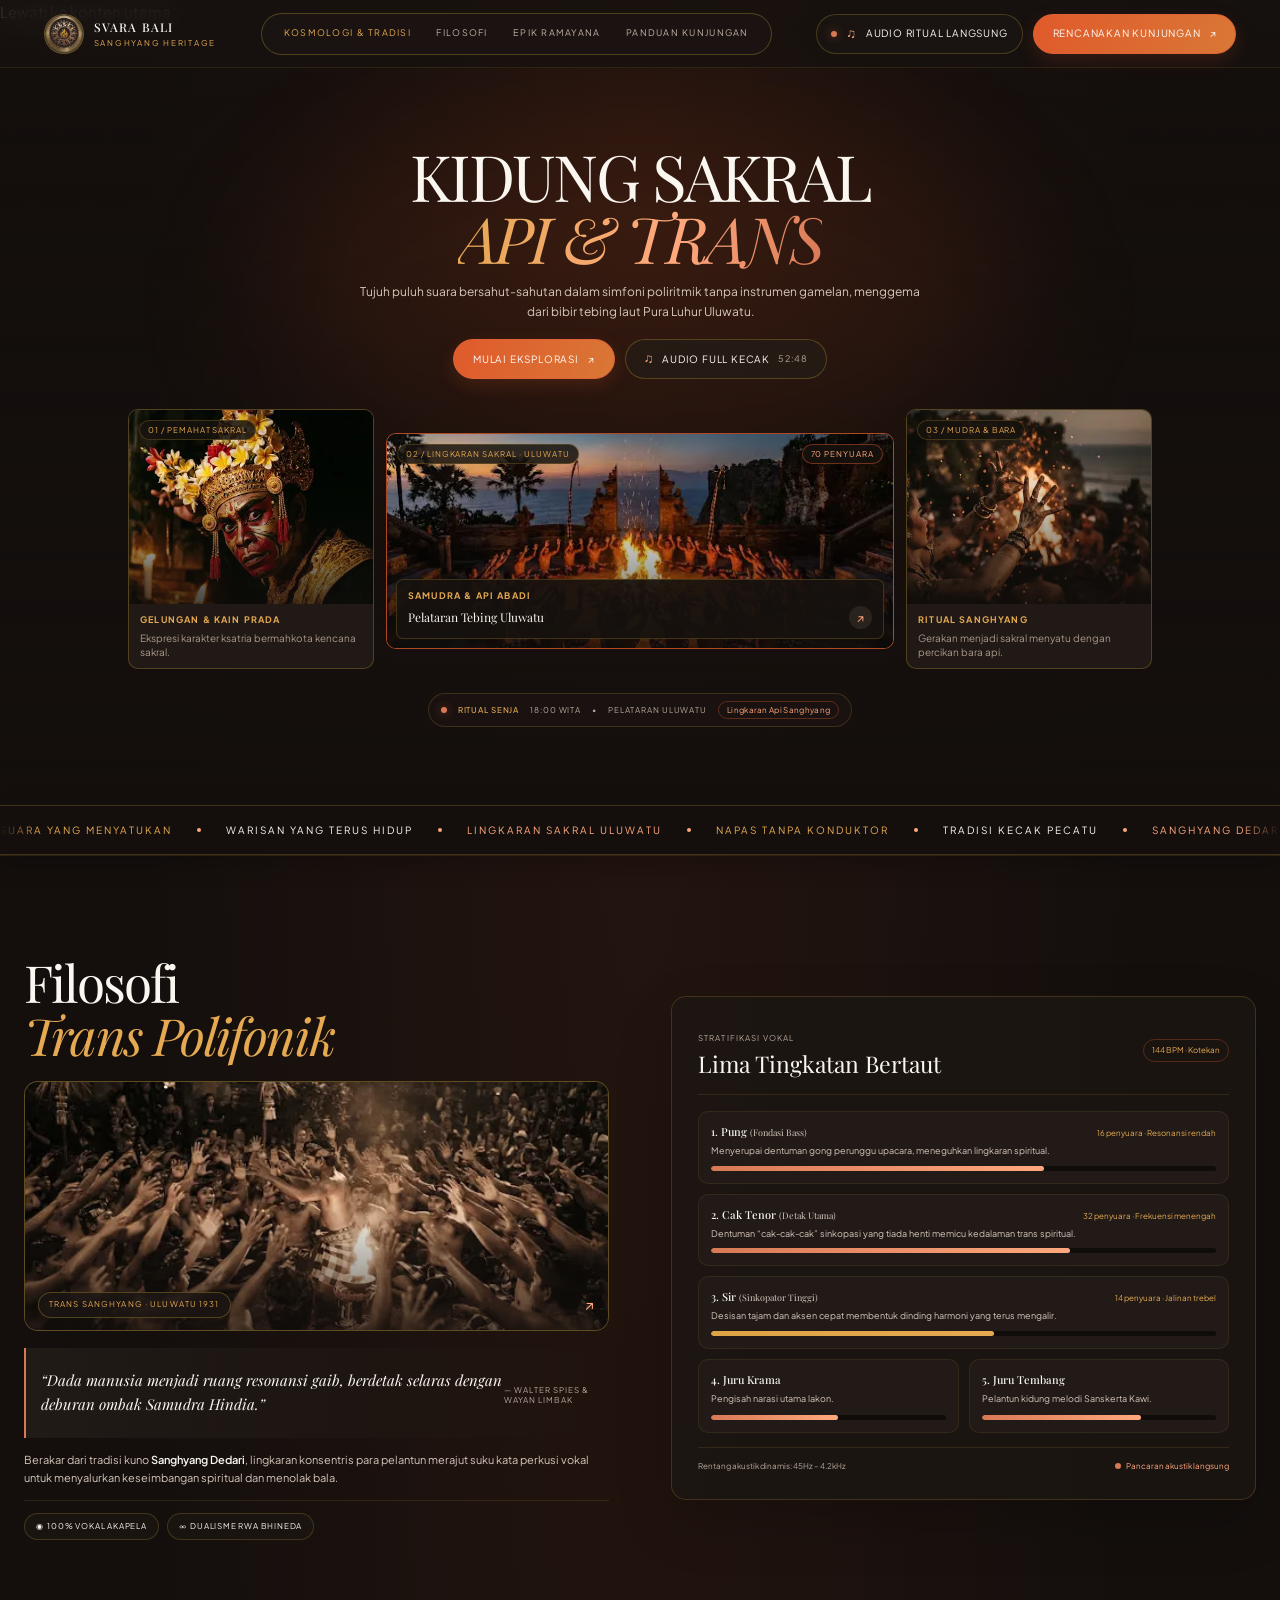
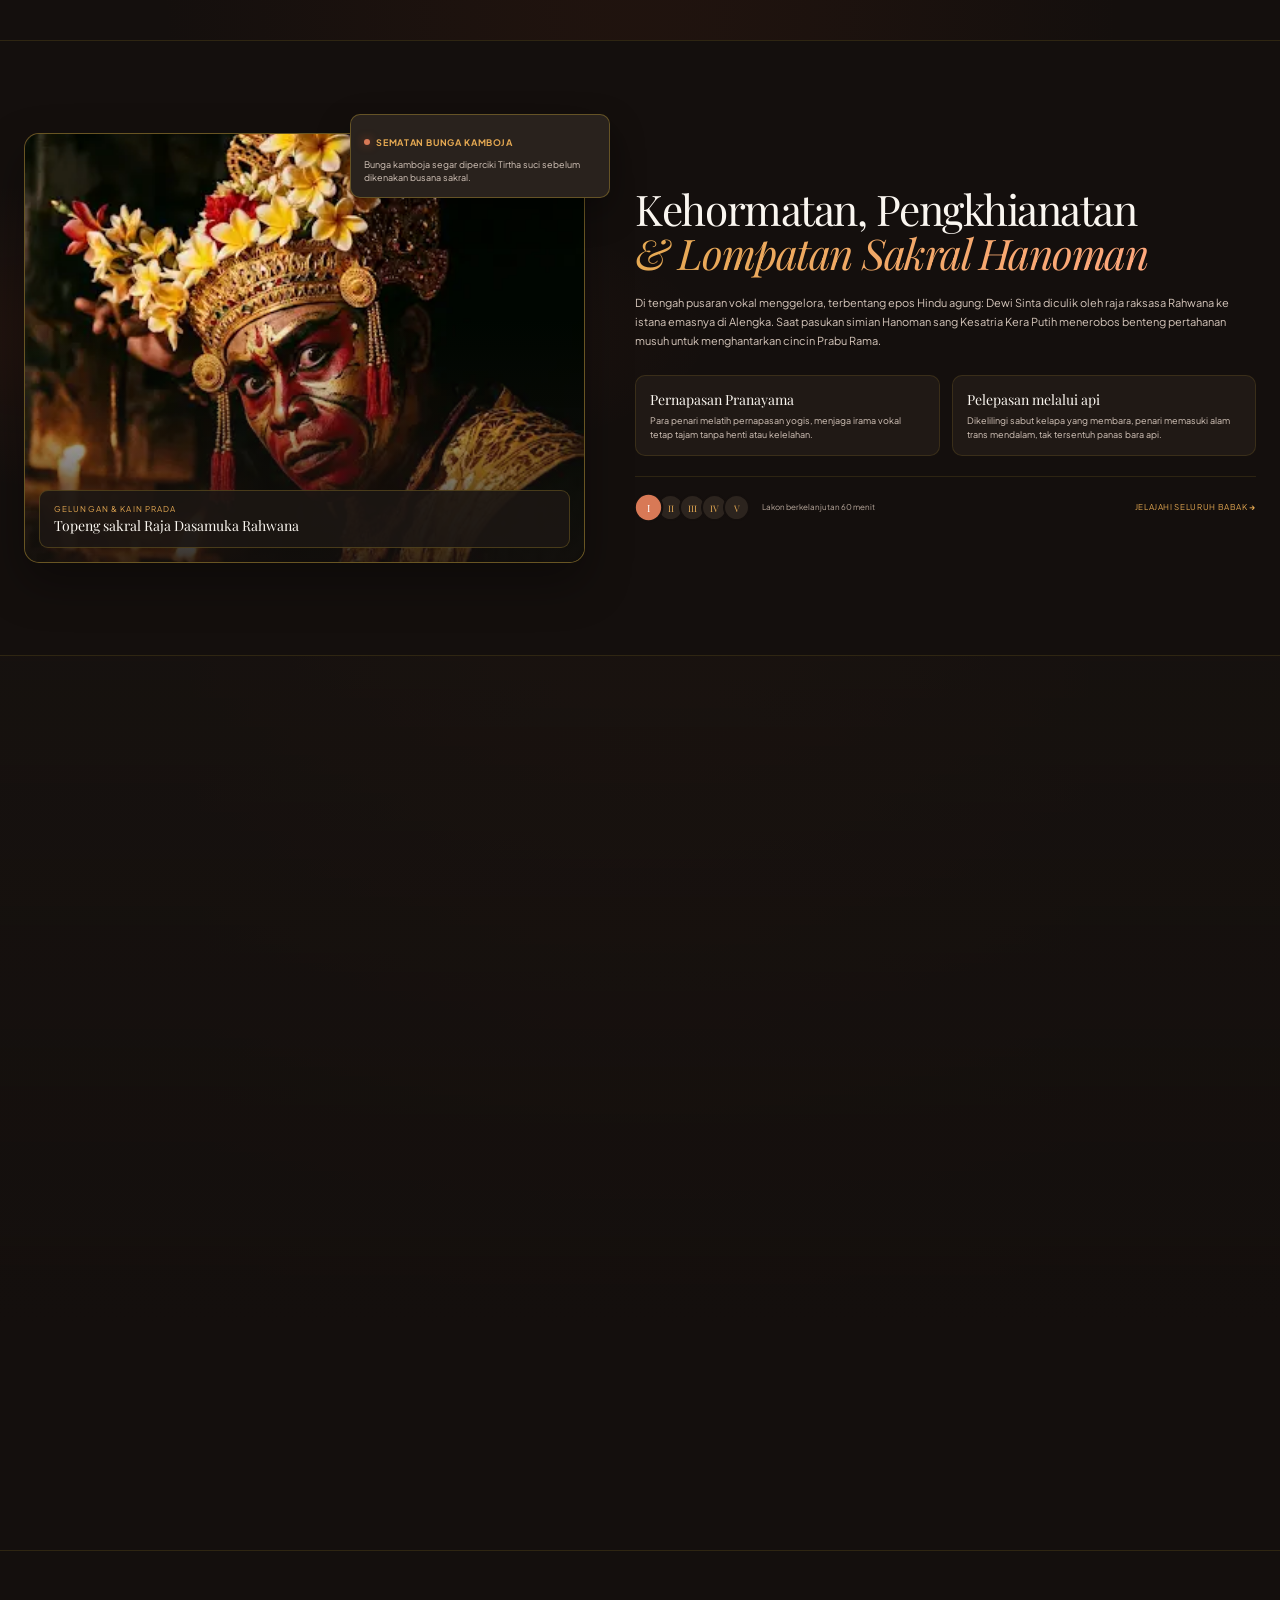
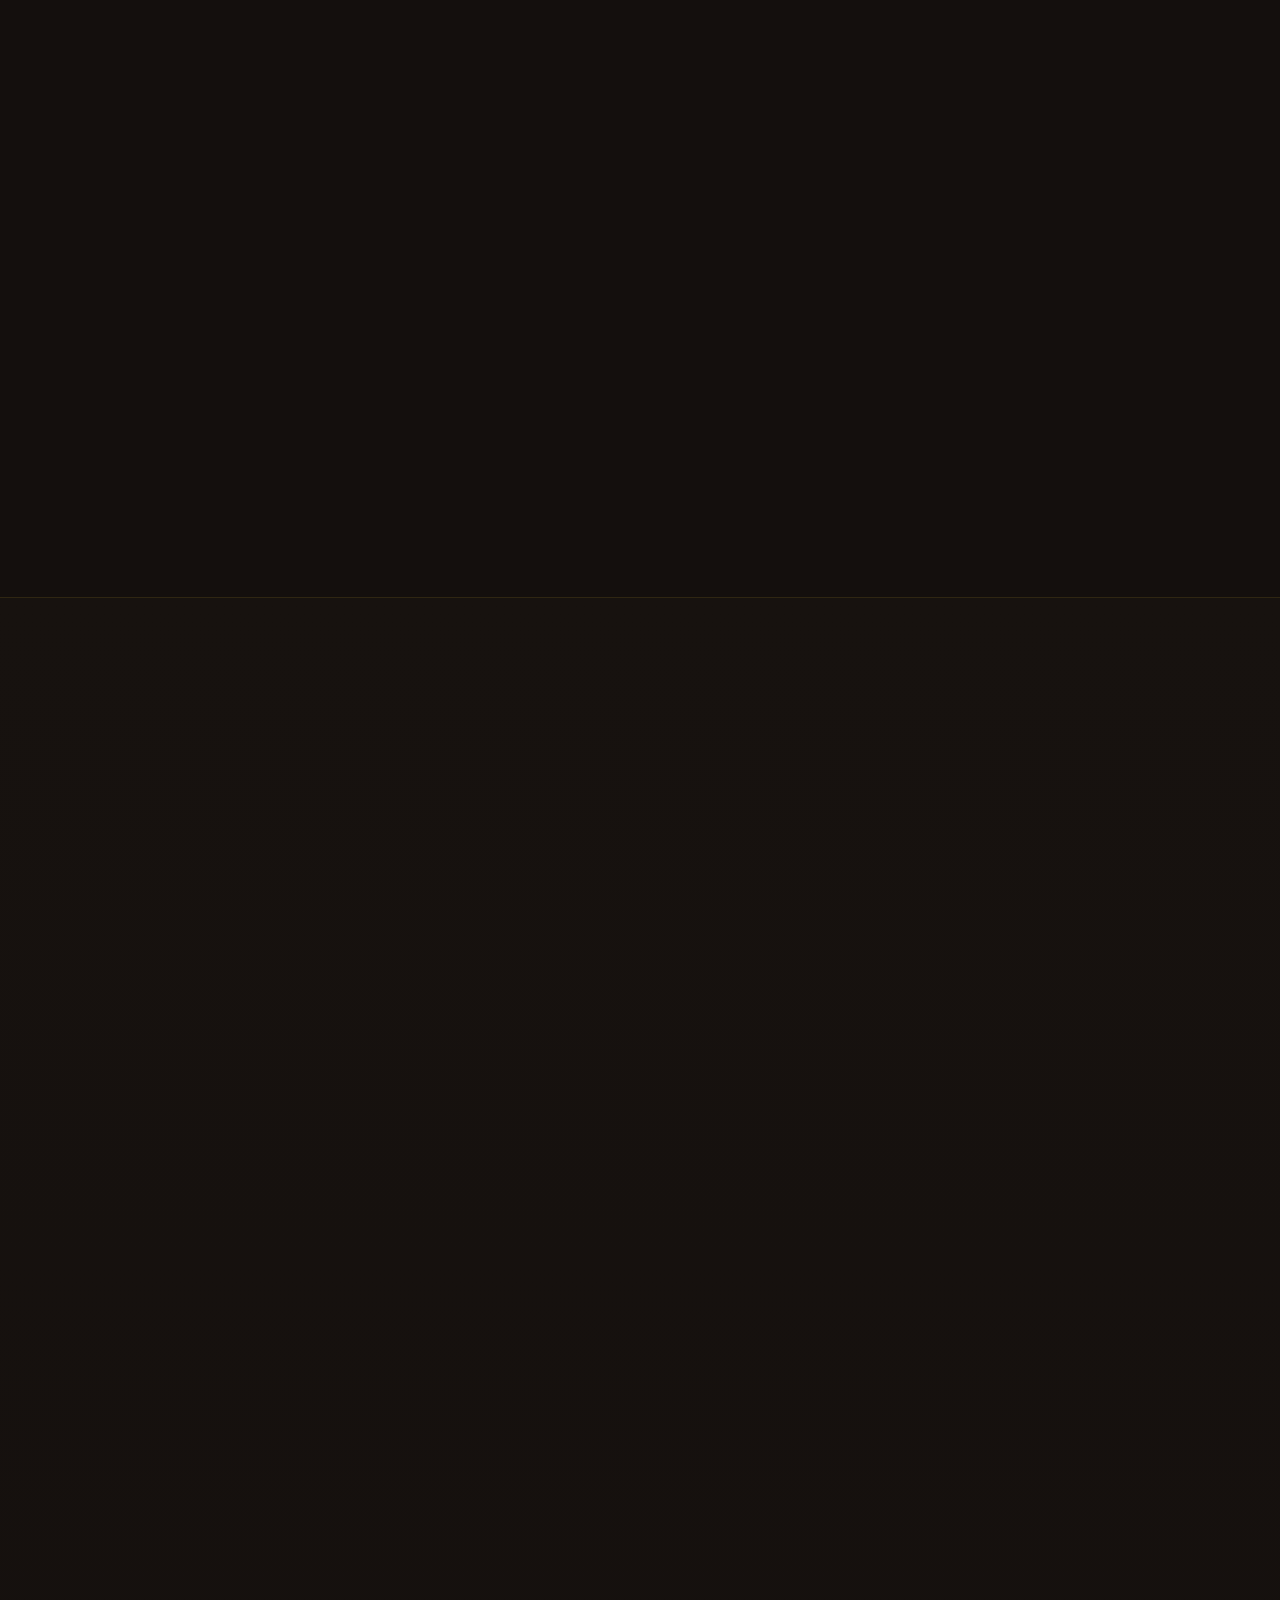
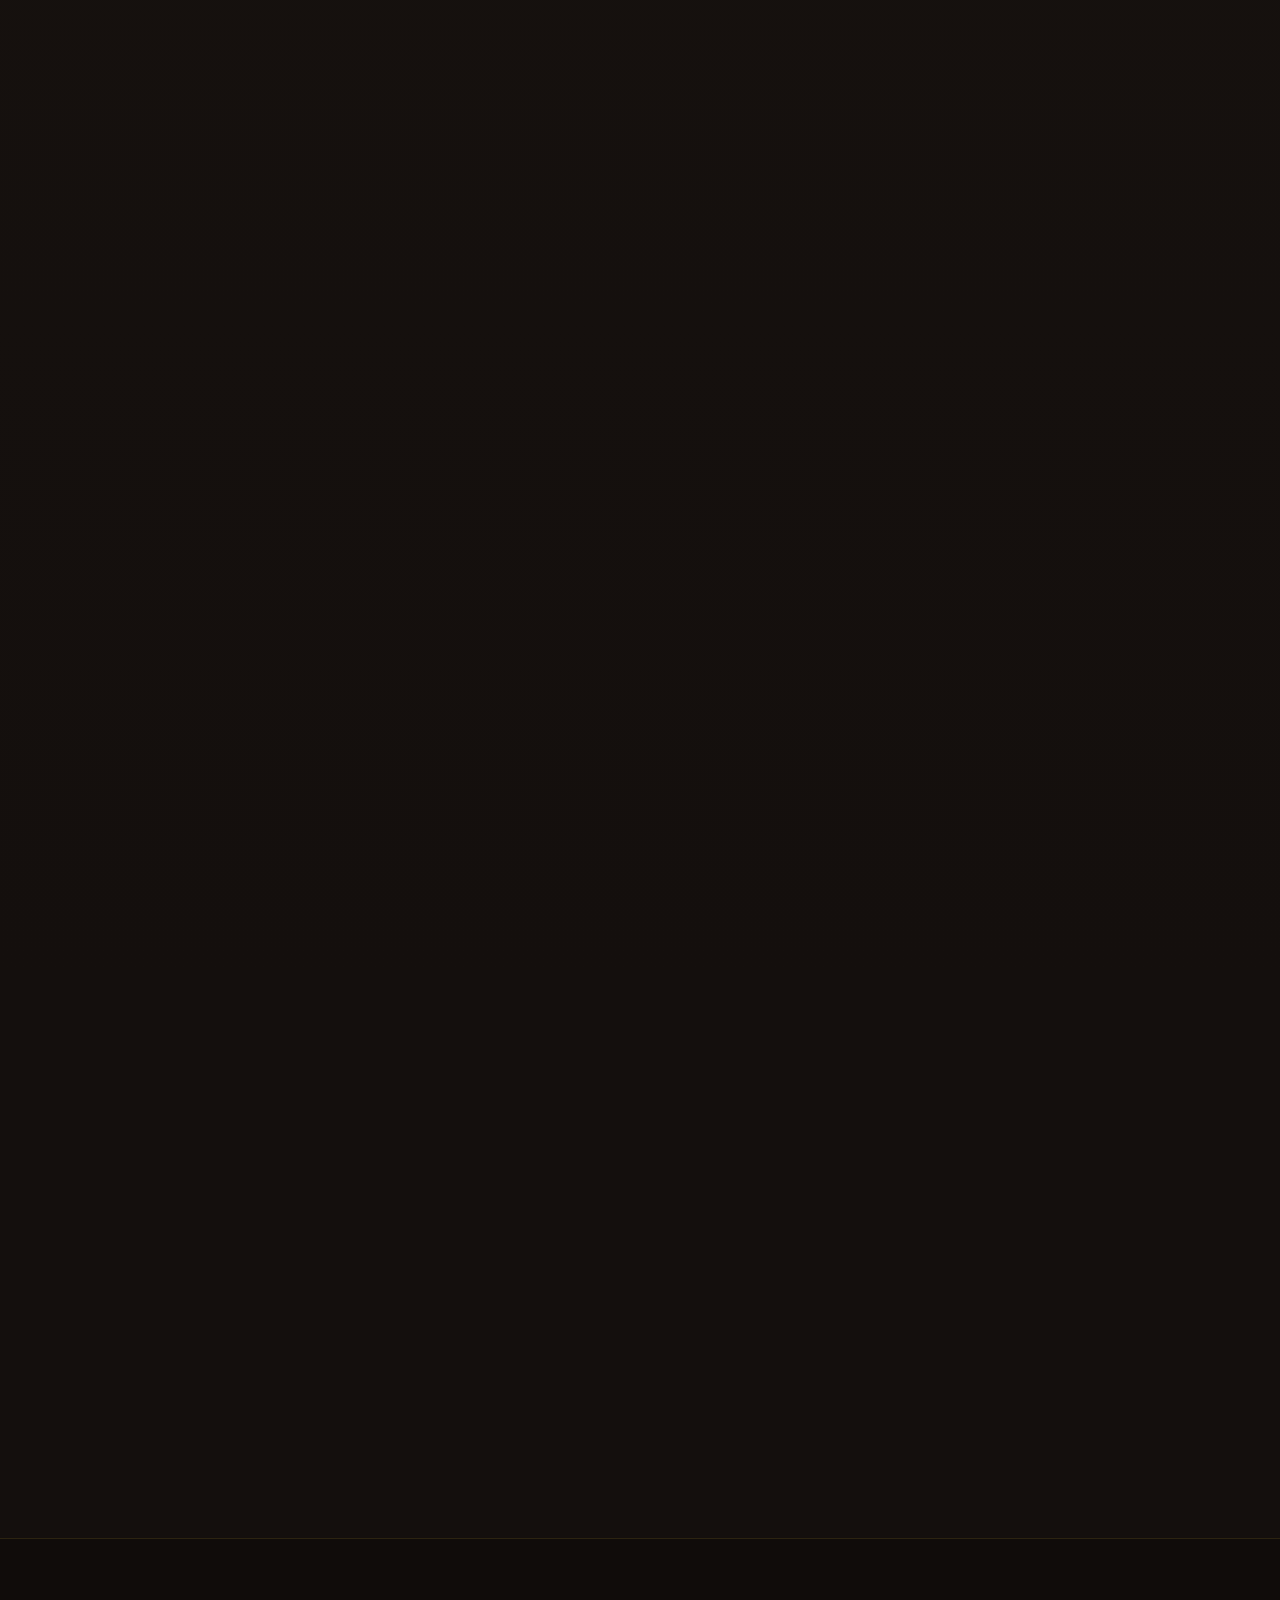
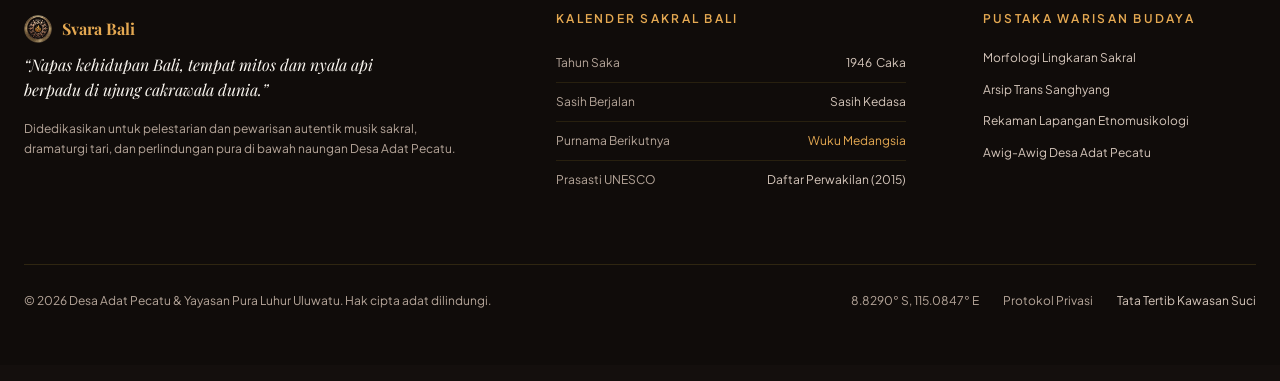
<file: index.html>
<!doctype html>
<html lang="id">

<head>
    <meta charset="utf-8">
    <meta name="viewport" content="width=device-width, initial-scale=1">
    <meta name="theme-color" content="#140f0d">
    <meta name="description" content="Mengenal filosofi, suara, dan kisah sakral Tari Kecak di Pura Luhur Uluwatu.">
    <link rel="canonical" href="index.html">
    <meta property="og:type" content="website">
    <meta property="og:title" content="Svara Bali — Kidung Sakral Api &amp; Trans">
    <meta property="og:description" content="Mengenal filosofi, suara, dan kisah sakral Tari Kecak di Pura Luhur Uluwatu.">
    <meta property="og:image" content="assets/pictures/hero-dancer.webp">
    <meta name="twitter:card" content="summary_large_image">
    <meta name="twitter:title" content="Svara Bali — Kidung Sakral Api &amp; Trans">
    <meta name="twitter:description" content="Mengenal filosofi, suara, dan kisah sakral Tari Kecak di Pura Luhur Uluwatu.">
    <title>Svara Bali — Kidung Sakral Api &amp; Trans</title>
    <script>document.documentElement.classList.add("has-page-loader");</script>
    <noscript><style>.page-loader{display:none!important}</style></noscript>
    <link rel="preconnect" href="https://fonts.googleapis.com">
    <link rel="preconnect" href="https://fonts.gstatic.com" crossorigin>
    <link
        href="https://fonts.googleapis.com/css2?family=Plus+Jakarta+Sans:wght@300;400;500;600;700&family=Playfair+Display:ital,wght@0,400;0,500;1,400;1,500&display=swap"
        rel="stylesheet" media="print" onload="this.media='all'">
    <noscript><link rel="stylesheet" href="https://fonts.googleapis.com/css2?family=Plus+Jakarta+Sans:wght@300;400;500;600;700&family=Playfair+Display:ital,wght@0,400;0,500;1,400;1,500&display=swap"></noscript>
    <link rel="icon" type="image/webp" href="assets/pictures/heritage-mark.webp">
    <link rel="stylesheet" href="css/index.css">
    <link rel="stylesheet" href="css/common.css">
    <style>
        .hero-gallery img { content-visibility: auto; }
        .section[data-reveal], .knowledge { content-visibility: auto; contain-intrinsic-size: 700px; }
    </style>
    <script src="JS/script.js" defer></script>
</head>

<body>
    <a class="skip-link" href="#main-content">Lewati ke konten utama</a>
    <div class="page-loader" role="status" aria-live="polite" aria-label="Memuat halaman Svara Bali">
        <div class="page-loader-content" aria-hidden="true">
            <span class="brand-mark"><img src="assets/pictures/heritage-mark.webp" alt=""></span>
            <span class="page-loader-brand">Svara Bali</span>
            <span class="page-loader-caption">Sanghyang Heritage</span>
            <span class="page-loader-track"><span></span></span>
        </div>
    </div>
    <div class="custom-cursor" aria-hidden="true">
        <span class="custom-cursor-core"></span>
    </div>
    <header class="site-header">
        <a class="brand" href="#beranda" aria-label="Svara Bali — ke beranda">
            <span class="brand-mark"><img src="assets/pictures/heritage-mark.webp" alt=""></span>
            <span class="brand-copy"><strong>SVARA BALI</strong><small>SANGHYANG HERITAGE</small></span>
        </a>
        <button class="menu-toggle" type="button" aria-label="Buka navigasi" aria-expanded="false"
            aria-controls="primary-nav">
            <span></span><span></span><span></span>
        </button>
        <nav class="nav-pill" id="primary-nav" aria-label="Navigasi utama">
            <a class="is-active" href="#beranda">Kosmologi &amp; Tradisi</a>
            <a href="Filosofi.html">Filosofi</a>
            <a href="dramaturgi.html">Epik Ramayana</a>
            <a href="panduan.html">Panduan Kunjungan</a>
        </nav>
        <div class="header-actions">
            <button class="audio-trigger" type="button" data-audio-toggle aria-label="Putar atau jeda audio ritual" aria-pressed="false">
                <span class="status-dot"></span><span class="audio-symbol" aria-hidden="true">♫</span>
                <span data-audio-label>Audio ritual langsung</span>
            </button>
            <a class="button button-primary header-cta" href="panduan.html">Rencanakan kunjungan <span
                    aria-hidden="true">↗</span></a>
        </div>
    </header>

    <main id="main-content">
        <section class="hero" id="beranda" aria-labelledby="hero-title" data-reveal="fade-up">
            <div class="hero-atmosphere" aria-hidden="true"></div>
            <div class="hero-inner">
                <h1 id="hero-title">Kidung Sakral<br><em>Api &amp; Trans</em></h1>
                <p class="hero-intro">Tujuh puluh suara bersahut-sahutan dalam simfoni poliritmik tanpa instrumen
                    gamelan, menggema dari bibir tebing laut Pura Luhur Uluwatu.</p>
                <div class="hero-actions">
                    <a class="button button-primary" href="#filosofi">Mulai eksplorasi <span
                            aria-hidden="true">↗</span></a>
                    <button class="button button-quiet" type="button" data-audio-toggle aria-pressed="false" aria-label="Putar atau jeda audio ritual">
                        <span class="audio-symbol" aria-hidden="true">♫</span>
                        <span data-audio-label>Audio Full Kecak</span>
                        <small>52:48</small>
                    </button>
                </div>
                <div class="hero-gallery" aria-label="Cuplikan ritual Kecak">
                    <article class="gallery-card gallery-card-side">
                        <div class="gallery-photo">
                            <img src="assets/pictures/hero-dancer.webp"
                                alt="Penari Ramayana mengenakan gelungan dan bunga kamboja" fetchpriority="high" decoding="async">
                            <span class="image-tag">01 / Pemahat sakral</span>
                        </div>
                        <div class="gallery-caption"><strong>Gelungan &amp; kain prada</strong><span>Ekspresi karakter
                                ksatria bermahkota kencana sakral.</span></div>
                    </article>
                    <article class="gallery-card gallery-card-feature">
                        <div class="gallery-photo">
                            <img src="assets/pictures/hero-ceremony.webp"
                                alt="Lingkaran penari Kecak mengelilingi api di Uluwatu saat senja">
                            <span class="image-tag">02 / Lingkaran sakral · Uluwatu</span>
                            <span class="image-tag image-tag-right">70 penyuara</span>
                            <div class="photo-caption"><strong>Samudra &amp; api abadi</strong><span>Pelataran Tebing
                                    Uluwatu <b>↗</b></span></div>
                        </div>
                    </article>
                    <article class="gallery-card gallery-card-side">
                        <div class="gallery-photo">
                            <img src="assets/pictures/hero-fire-gesture.webp"
                                alt="Gerak mudra penari Kecak di dekat kobaran api">
                            <span class="image-tag">03 / Mudra &amp; bara</span>
                        </div>
                        <div class="gallery-caption"><strong>Ritual Sanghyang</strong><span>Gerakan menjadi sakral
                                menyatu dengan percikan bara api.</span></div>
                    </article>
                </div>
                <div class="ritual-meta"><span class="status-dot"></span><strong>Ritual senja</strong><span>18:00
                        WITA</span><span class="meta-divider">•</span><span>Pelataran Uluwatu</span><span
                        class="meta-pill">Lingkaran Api Sanghyang</span></div>
            </div>
            <div class="hero-grain" aria-hidden="true"></div>
        </section>

        <section class="transition-ribbon" aria-label="Pesan tentang tradisi Kecak" data-reveal="fade-up">
            <div class="transition-ribbon-window">
                <div class="transition-ribbon-track">
                    <div class="transition-ribbon-group">
                        <span>SUARA YANG MENYATUKAN</span><i aria-hidden="true"></i>
                        <span>WARISAN YANG TERUS HIDUP</span><i aria-hidden="true"></i>
                        <span>LINGKARAN SAKRAL ULUWATU</span><i aria-hidden="true"></i>
                        <span>NAPAS TANPA KONDUKTOR</span><i aria-hidden="true"></i>
                        <span>TRADISI KECAK PECATU</span><i aria-hidden="true"></i>
                        <span>SANGHYANG DEDARI</span><i aria-hidden="true"></i>
                        <span>CAK-CAK-CAK</span><i aria-hidden="true"></i>
                        <span>PURA LUHUR ULUWATU</span><i aria-hidden="true"></i>
                    </div>
                    <div class="transition-ribbon-group" aria-hidden="true">
                        <span>SUARA YANG MENYATUKAN</span><i></i>
                        <span>WARISAN YANG TERUS HIDUP</span><i></i>
                        <span>LINGKARAN SAKRAL ULUWATU</span><i></i>
                        <span>NAPAS TANPA KONDUKTOR</span><i></i>
                        <span>TRADISI KECAK PECATU</span><i></i>
                        <span>SANGHYANG DEDARI</span><i></i>
                        <span>CAK-CAK-CAK</span><i></i>
                        <span>PURA LUHUR ULUWATU</span><i></i>
                    </div>
                </div>
            </div>
        </section>

        <section class="section philosophy" id="filosofi" aria-labelledby="philosophy-title" data-reveal="fade-up">
            <div class="section-grid philosophy-grid">
                <div class="philosophy-story">
                    <h2 class="section-title" id="philosophy-title">Filosofi<br><em>Trans Polifonik</em></h2>
                    <figure class="story-image">
                        <img src="assets/pictures/philosophy-circle.webp"
                            alt="Para penyuara Kecak membentuk lingkaran mengelilingi api" loading="lazy" decoding="async">
                        <figcaption>Trans Sanghyang · Uluwatu 1931</figcaption>
                        <span class="image-corner" aria-hidden="true">↗</span>
                    </figure>
                    <blockquote class="pull-quote">
                        <p>“Dada manusia menjadi ruang resonansi gaib, berdetak selaras dengan deburan ombak Samudra
                            Hindia.”</p>
                        <cite>— Walter Spies &amp; Wayan Limbak</cite>
                    </blockquote>
                    <p class="story-copy">Berakar dari tradisi kuno <strong>Sanghyang Dedari</strong>, lingkaran
                        konsentris para pelantun merajut suku kata perkusi vokal untuk menyalurkan keseimbangan
                        spiritual dan menolak bala.</p>
                    <div class="chip-row"><span class="info-chip">◉ &nbsp;100% vokal akapela</span><span
                            class="info-chip">∞ &nbsp;Dualisme Rwa Bhineda</span></div>
                </div>
                <div class="voice-panel panel">
                    <div class="panel-heading">
                        <div><span class="micro-label">Stratifikasi vokal</span>
                            <h3>Lima Tingkatan Bertaut</h3>
                        </div>
                        <span class="tempo-badge">144 BPM · Kotekan</span>
                    </div>
                    <div class="voice-layers">
                        <article class="voice-layer">
                            <div class="layer-heading"><strong>1. Pung <small>(Fondasi Bass)</small></strong><span>16
                                    penyuara · Resonansi rendah</span></div>
                            <p>Menyerupai dentuman gong perunggu upacara, meneguhkan lingkaran spiritual.</p>
                            <div class="meter"><i style="--meter:66%"></i></div>
                        </article>
                        <article class="voice-layer">
                            <div class="layer-heading"><strong>2. Cak Tenor <small>(Detak
                                        Utama)</small></strong><span>32 penyuara · Frekuensi menengah</span></div>
                            <p>Dentuman “cak-cak-cak” sinkopasi yang tiada henti memicu kedalaman trans spiritual.</p>
                            <div class="meter"><i style="--meter:71%"></i></div>
                        </article>
                        <article class="voice-layer">
                            <div class="layer-heading"><strong>3. Sir <small>(Sinkopator
                                        Tinggi)</small></strong><span>14 penyuara · Jalinan trebel</span></div>
                            <p>Desisan tajam dan aksen cepat membentuk dinding harmoni yang terus mengalir.</p>
                            <div class="meter"><i style="--meter:56%"></i></div>
                        </article>
                        <div class="voice-layer-mini">
                            <article class="voice-layer">
                                <div class="layer-heading"><strong>4. Juru Krama</strong></div>
                                <p>Pengisah narasi utama lakon.</p>
                                <div class="meter"><i style="--meter:54%"></i></div>
                            </article>
                            <article class="voice-layer">
                                <div class="layer-heading"><strong>5. Juru Tembang</strong></div>
                                <p>Pelantun kidung melodi Sanskerta Kawi.</p>
                                <div class="meter"><i style="--meter:68%"></i></div>
                            </article>
                        </div>
                    </div>
                    <div class="panel-foot"><span>Rentang akustik dinamis: 45Hz – 4.2kHz</span><span
                            class="live-readout"><i></i> Pancaran akustik langsung</span></div>
                </div>
            </div>
        </section>

        <section class="section ramayana" id="ramayana" aria-labelledby="ramayana-title" data-reveal="fade-up">
            <div class="section-grid ramayana-grid">
                <figure class="portrait-frame">
                    <aside class="flower-note"><span class="status-dot"></span><strong>Sematan bunga kamboja</strong>
                        <p>Bunga kamboja segar diperciki Tirtha suci sebelum dikenakan busana sakral.</p>
                    </aside>
                    <img src="assets/pictures/hanuman-portrait.webp"
                        alt="Penari Ramayana mengenakan topeng dan mahkota emas sebagai Rahwana" loading="lazy" decoding="async">
                    <figcaption class="portrait-caption"><span class="micro-label">Gelungan &amp; kain
                            prada</span><strong>Topeng sakral Raja Dasamuka Rahwana</strong></figcaption>
                </figure>
                <div class="ramayana-copy">
                    <h2 class="section-title" id="ramayana-title">Kehormatan, Pengkhianatan<br><em>&amp; Lompatan Sakral
                            Hanoman</em></h2>
                    <p>Di tengah pusaran vokal menggelora, terbentang epos Hindu agung: Dewi Sinta diculik oleh raja
                        raksasa Rahwana ke istana emasnya di Alengka. Saat pasukan simian Hanoman sang Kesatria Kera
                        Putih menerobos benteng pertahanan musuh untuk menghantarkan cincin Prabu Rama.</p>
                    <div class="lore-cards">
                        <article class="lore-card">
                            <h3>Pernapasan Pranayama</h3>
                            <p>Para penari melatih pernapasan yogis, menjaga irama vokal tetap tajam tanpa henti atau
                                kelelahan.</p>
                        </article>
                        <article class="lore-card">
                            <h3>Pelepasan melalui api</h3>
                            <p>Dikelilingi sabut kelapa yang membara, penari memasuki alam trans mendalam, tak tersentuh
                                panas bara api.</p>
                        </article>
                    </div>
                    <div class="act-preview">
                        <div class="act-dots" role="tablist" aria-label="Pilih langsung lima babak">
                            <button type="button" class="act-dot-btn active" data-act-jump="0" aria-label="Lihat Babak 1: Panyembrama">I</button>
                            <button type="button" class="act-dot-btn" data-act-jump="1" aria-label="Lihat Babak 2: Hutan Dandaka">II</button>
                            <button type="button" class="act-dot-btn" data-act-jump="2" aria-label="Lihat Babak 3: Kijang Kencana">III</button>
                            <button type="button" class="act-dot-btn" data-act-jump="3" aria-label="Lihat Babak 4: Penculikan Sita">IV</button>
                            <button type="button" class="act-dot-btn" data-act-jump="4" aria-label="Lihat Babak 5: Klimaks Sakral">V</button>
                        </div>
                        <span>Lakon berkelanjutan 60 menit</span>
                        <a href="#panca-babak">Jelajahi seluruh babak <b>→</b></a>
                    </div>
                </div>
            </div>
        </section>

        <section class="section acts" id="panca-babak" aria-labelledby="acts-title" data-reveal="fade-up">
            <div class="acts-inner">
                <div class="acts-heading">
                    <div>
                        <h2 class="section-title" id="acts-title">Panca Babak Sakral<br><em>Koreografi Senja
                                &amp; Malam Bara</em></h2>
                        <p>Dari pelita hening pembuka di kala temaram hingga letupan klimaks tendangan api penutup.
                            Simfoni vokal tujuh puluh pria bergerak serasi dengan detik-detik terbenamnya surya.</p>
                    </div>
                    <div class="time-card"><span class="round-icon">◦</span>
                        <div><small>Sinkronisasi cahaya</small><strong>18:00 – 19:00 WITA</strong></div><span
                            class="time-divider"></span><span class="time-note">Transisi lembayung senja → api
                            gelap</span>
                    </div>
                </div>
                <div class="act-track" role="tablist" aria-label="Pilih babak Tari Kecak">
                    <button id="act-tab-0" class="act-tab is-active" type="button" role="tab" aria-selected="true" aria-controls="act-panel"
                        tabindex="0" data-act="0"><span>I</span><small>18:00 · Senja
                            awal</small><strong>Panyembrama</strong></button>
                    <button id="act-tab-1" class="act-tab" type="button" role="tab" aria-selected="false" aria-controls="act-panel"
                        tabindex="-1" data-act="1"><span>II</span><small>18:15 · Lembayung</small><strong>Hutan
                            Dandaka</strong></button>
                    <button id="act-tab-2" class="act-tab" type="button" role="tab" aria-selected="false" aria-controls="act-panel"
                        tabindex="-1" data-act="2"><span>III</span><small>18:30 · Temaram</small><strong>Kijang
                            Kencana</strong></button>
                    <button id="act-tab-3" class="act-tab" type="button" role="tab" aria-selected="false" aria-controls="act-panel"
                        tabindex="-1" data-act="3"><span>IV</span><small>18:45 · Senja gelap</small><strong>Penculikan
                            Sita</strong></button>
                    <button id="act-tab-4" class="act-tab" type="button" role="tab" aria-selected="false" aria-controls="act-panel"
                        tabindex="-1" data-act="4"><span>V</span><small>19:00 · Ujian api</small><strong>Klimaks
                            sakral</strong></button>
                </div>
                <article id="act-panel" class="act-feature panel" role="tabpanel" aria-labelledby="act-tab-0" tabindex="0" aria-live="polite">
                    <div class="act-feature-image">
                        <img src="assets/pictures/hero-ceremony.webp" alt="Pertunjukan Kecak di tebing Uluwatu"
                            data-act-image>
                    </div>
                    <div class="act-feature-copy">
                        <span class="micro-label" data-act-kicker>Babak I · Persembahan pembuka</span>
                        <h3 data-act-title>Panyembrama</h3>
                        <p data-act-description>Adegan pembuka berupa ritual pembersihan arena dan pemujaan keselamatan.
                            Puluhan penari pria duduk melingkar, memanjatkan doa bersama pemangku, lalu membangun
                            keharmonisan ritme vokal cak-cak-cak secara polifonik yang menjadi musik pengiring alami
                            sepanjang pertunjukan.</p>
                        <div class="act-feature-meta"><span>◦ <b data-act-time>18:00 WITA</b></span><span>01 / 05</span>
                        </div>
                    </div>
                </article>
                <div class="act-notes"><span>◉ Durasi: 60 menit perjalanan dramatik penuh tanpa
                            jeda</span><span>Panggung terbuka pelataran batu <i>•</i> Sinkronisasi senja Uluwatu</span>
                </div>
            </div>
        </section>

        <section class="section uluwatu" id="uluwatu" aria-labelledby="uluwatu-title" data-reveal="fade-up">
            <div class="section-grid uluwatu-grid">
                <div class="uluwatu-copy">
                    <h2 class="section-title" id="uluwatu-title">Pura Luhur Uluwatu<br><em>70 Meter di Atas
                            Deburan<br>Samudra</em></h2>
                    <p>Didirikan pada abad ke-11 oleh Mpu Kuturan dan kemudian disucikan oleh Dang Hyang Nirartha,
                        Uluwatu merupakan salah satu pura <i>Sad Kahyangan</i> penjaga utama pulau Bali, menepis energi
                        negatif dari arah barat daya Samudra Hindia.</p>
                    <div class="stat-cards">
                        <article><small>Senja tebing</small><strong>18:00</strong><span>Cakrawala emas</span></article>
                        <article><small>Alun samudra</small><strong>1.4m</strong><span>Resonansi bass mendalam</span>
                        </article>
                        <article><small>Angin</small><strong>12 knot</strong><span>Lepas pantai selatan</span></article>
                    </div>
                    <div class="etiquette panel">
                        <span class="micro-label">Tata tertib sakral &amp; layanan pura</span>
                        <ul>
                            <li>Disediakan kain sarung pura dan selendang kuning penghormatan</li>
                            <li>Wajib menjaga keheningan saat pemangku memercikkan Tirtha suci</li>
                            <li>Amankan kacamata dan benda berkilau dari kera ekor panjang penjaga tebing</li>
                            <li>Pengalaman intim di pelataran batu terbuka dengan akustik alami</li>
                        </ul>
                    </div>
                </div>
                <article class="map-card panel">
                    <div class="map-visual">
                        <iframe
                            src="https://maps.google.com/maps?q=-8.8290%2C115.0847&amp;z=16&amp;output=embed"
                            title="Peta Google Maps Pura Luhur Uluwatu, Bali"
                            loading="lazy"
                            referrerpolicy="strict-origin-when-cross-origin"
                            allow="fullscreen"
                            allowfullscreen></iframe>
                        <span class="map-coordinates">8.8290° S, 115.0847° E</span>
                    </div>
                    <div class="map-caption">
                        <h3>Pura Luhur Uluwatu</h3>
                        <p>Pecatu, Kuta Selatan, Kabupaten Badung, Bali</p>
                        <div><span>Pintu masuk dibuka: 17:00 WITA</span><strong>Kuota pelataran: terbatas</strong></div>
                    </div>
                </article>
            </div>
        </section>

        <section class="section knowledge" id="pengetahuan" aria-labelledby="knowledge-title" data-reveal="fade-up">
            <div class="knowledge-inner">
                <header class="knowledge-heading">
                    <h2 class="section-title" id="knowledge-title">Menembus Batas Sadar:<br><em>Kosmologi &amp; Filosofi Sakral Tari Kecak</em></h2>
                    <p>Eksplorasi interaktif tentang harmoni suara poliritmik manusia murni, kesucian api pembersih malapetaka (Sanghyang), dan filosofi dualisme kosmik Rwa Bhineda.</p>
                </header>
                <div class="exploration-grid" aria-label="Tiga tema kosmologi dan filosofi Tari Kecak">
                    <article class="exploration-card">
                        <div class="exploration-card-meta">
                            <span class="exploration-pillar">Pilar I</span>
                            <span class="exploration-period">Abad ke-19 s/d 1930</span>
                        </div>
                        <h3>Sanghyang Dedari &amp;<br>Eksorsisme Kuno</h3>
                        <p>Kecak lahir dari rahim tari trans kuno Sanghyang Dedari. Paduan suara polifonik awalnya merupakan kidung sakral memanggil bidadari kahyangan turun memasuki raga perawan desa guna membersihkan desa dari wabah (<i>gering</i>) dan roh jahat, tanpa instrumen gamelan logam apa pun.</p>
                        <div class="exploration-card-foot">
                            <span class="exploration-foot-icon" aria-hidden="true">Ⅱ</span>
                            <span class="exploration-foot-copy"><small>KARAKTER SUARA</small><strong>100% Suara Manusia</strong></span>
                            <span class="exploration-chip">Harmoni Cepat</span>
                        </div>
                    </article>
                    <article class="exploration-card exploration-card-featured">
                        <div class="exploration-card-meta">
                            <span class="exploration-pillar">Pilar II</span>
                            <span class="exploration-period">Agni Puja</span>
                        </div>
                        <h3>Filosofi Sakral Api &amp; Sabda Hening</h3>
                        <p>Sabut kelapa menyala di pusaran arena melambangkan <strong>Dewa Agni</strong>—entitas pelebur kotoran batin dan malapetaka. Dalam keadaan trans (<i>kerauhan</i>), penari menendang bara api tanpa terluka sedikit pun, memanifestasikan kemenangan abadi Dharma melawan Adharma.</p>
                        <div class="exploration-card-foot exploration-fire-foot">
                            <span class="exploration-foot-icon" aria-hidden="true">◉</span>
                            <span class="exploration-foot-copy"><small>SIMBOL API MENYALA</small><strong>Pembersih jiwa & aura kotor</strong></span>
                            <span class="exploration-foot-note">Sakral</span>
                        </div>
                    </article>
                    <article class="exploration-card">
                        <div class="exploration-card-meta">
                            <span class="exploration-pillar">Pilar III</span>
                            <span class="exploration-period">Mandala Kosmik</span>
                        </div>
                        <h3>Pola Lingkaran &amp; Rwa Bhineda</h3>
                        <p>Formasi konsentris bertingkat merefleksikan geometri Cakra Mandala, memusatkan pusaran energi semesta ke tengah api. Kain catur kotak-kotak (<i>Kain Poleng</i>) melambangkan <strong>Rwa Bhineda</strong>: keharmonisan tak terpisahkan antara gelap dan terang, suka dan duka.</p>
                        <div class="exploration-card-foot">
                            <span class="exploration-poleng" aria-hidden="true"></span>
                            <span class="exploration-foot-copy"><small>Makna Kain Hitam & Putih</small><strong>Keseimbangan baik & buruk</strong></span>
                            <span class="exploration-foot-note exploration-yin">Yin–Yang Bali</span>
                        </div>
                    </article>
                </div>
                <section class="morphology-panel panel" aria-labelledby="morphology-title" data-reveal="fade-up">
                    <header class="morphology-heading">
                        <div class="morphology-title-group">
                            <span class="morphology-kicker"><i></i>Kosmologi Panggung Suci</span>
                            <h2 id="morphology-title">Morfologi Lingkaran Sakral: Harmoni 70 Jiwa &amp;<br
                                    class="morphology-title-break">
                                <em>Napas Tanpa Konduktor</em>
                            </h2>
                            <p>Kecak tidak dimainkan dengan partitur tertulis maupun instruktur luar, melainkan ikatan
                                intuisi komunal (<i>Sekeha</i>) yang diwariskan turun-temurun dari Banjar Pecatu. Simak
                                4 pilar kesatuan raga dan peran dalam lingkaran pertunjukan.</p>
                        </div>
                        <div class="community-badge" aria-label="Format komunitas: Sekeha Sebahu Adat">
                            <svg viewBox="0 0 24 24" aria-hidden="true">
                                <path
                                    d="M8 11a3 3 0 1 0 0-6 3 3 0 0 0 0 6Zm8 0a3 3 0 1 0 0-6 3 3 0 0 0 0 6ZM2 18.2c0-2.4 2.7-4.2 6-4.2s6 1.8 6 4.2V20H2v-1.8Zm12.5-4.1c.5-.1 1-.1 1.5-.1 3.3 0 6 1.8 6 4.2V20h-6v-1.8c0-1.7-.5-3-1.5-4.1Z" />
                            </svg>
                            <span><small>Format komunitas</small><strong>Sekeha Sebahu Adat</strong></span>
                        </div>
                    </header>
                    <div class="morphology-gallery" aria-label="Galeri visual morfologi lingkaran dan karakter pertunjukan Kecak">
                        <figure class="morphology-gallery-card">
                            <img src="assets/pictures/morfologi-lingkaran-sunset.webp"
                                alt="Lingkaran sakral 70 penari Kecak di tebing Uluwatu saat senja"
                                loading="lazy">
                            <span class="gallery-badge">01 · Mandala Cakra</span>
                            <figcaption>
                                <span class="gallery-tag">Formasi Konsentris</span>
                                <h4>Harmoni 70 Jiwa</h4>
                                <p>Sirkulasi energi melingkar berpusat pada Agni di tebing Uluwatu.</p>
                            </figcaption>
                        </figure>

                        <figure class="morphology-gallery-card">
                            <img src="assets/pictures/morfologi-rama-panah.webp"
                                alt="Karakter Rama dengan busur panah di samping api pelita sakral"
                                loading="lazy">
                            <span class="gallery-badge">02 · Sabda Agni</span>
                            <figcaption>
                                <span class="gallery-tag">Pilar Dharma</span>
                                <h4>Bidikan Sang Rama</h4>
                                <p>Konsentrasi batin di tengah gelora lidah api suci sembilan penjuru.</p>
                            </figcaption>
                        </figure>

                        <figure class="morphology-gallery-card">
                            <img src="assets/pictures/morfologi-rahwana.webp"
                                alt="Ekspresi karakter Prabu Rahwana berkostum megah"
                                loading="lazy">
                            <span class="gallery-badge">03 · Adharma</span>
                            <figcaption>
                                <span class="gallery-tag">Rwa Bhineda</span>
                                <h4>Dinamika Rahwana</h4>
                                <p>Polaritas kosmis dan ekspresi angkara murka dalam pakem tari Bali.</p>
                            </figcaption>
                        </figure>
                    </div>
                    <div class="morphology-pillars">
                        <article class="morphology-card">
                            <div class="morphology-card-top"><span>Pilar 01</span></div>
                            <h3>Krama Banjar &amp;<br>Regenerasi Lintas Generasi</h3>
                            <p>Dari sesepuh usia 60 tahun hingga pemuda 18 tahun, melambangkan transmisi nilai adat
                                lisan tanpa henti di Desa Adat Pecatu.</p>
                            <div class="morphology-card-foot"><span>Transmisi Lisan</span><strong>Tiga Generasi</strong>
                            </div>
                        </article>
                        <article class="morphology-card">
                            <div class="morphology-card-top"><span>Pilar 02</span></div>
                            <h3>Mandala Cakra: Orientasi<br>Arah Angin</h3>
                            <p>Formasi melingkar bertingkat konsentris menghadap ke pusat api (Agni Murti), memusatkan
                                energi spiritual ke arah tebing Samudra Hindia.</p>
                            <div class="morphology-card-foot"><span>Pangider Bhuana</span><strong>Konsentris
                                    Agni</strong></div>
                        </article>
                        <article class="morphology-card">
                            <div class="morphology-card-top"><span>Pilar 03</span></div>
                            <h3>Sinkronisasi Napas<br>Kolektif</h3>
                            <p>70 penari menyelaraskan tarikan dan hembusan napas lewat getaran bahu serempak,
                                menstabilkan stamina selama 60 menit pertunjukan tanpa henti.</p>
                            <div class="morphology-card-foot"><span>Pranayama Alamiah</span><strong>Getaran
                                    Serempak</strong></div>
                        </article>
                        <article class="morphology-card">
                            <div class="morphology-card-top"><span>Pilar 04</span></div>
                            <h3>Etika Kesetaraan Duduk<br>Bersila</h3>
                            <p>Tidak ada hierarki tahta dalam lingkaran; seluruh penari duduk bersila setara beralaskan
                                tikar pandan dan batu karang, menanggalkan ego individual.</p>
                            <div class="morphology-card-foot"><span>Sila Sakral</span><strong>Egaliter Kosmis</strong>
                            </div>
                        </article>
                    </div>
                    <aside class="purification-note">
                        <span class="purification-icon" aria-hidden="true"><svg viewBox="0 0 24 24">
                                <path
                                    d="M12 3.5c-2.3 3.3-6 7.2-6 11a6 6 0 0 0 12 0c0-3.8-3.7-7.7-6-11Zm0 14a3 3 0 0 1-3-3" />
                            </svg></span>
                        <div class="purification-copy">
                            <span class="purification-kicker">Penyucian awal pertunjukan <i>·</i> Pura Luhur
                                Uluwatu</span>
                            <h3>Penyucian Diri Sebelum Melingkar: Tradisi Maprayascita</h3>
                            <p>Sebelum menjejakkan kaki di amfiteater terbuka, ke-70 penari menjalani ritual penyucian
                                diri (Prayascita) bersama Pemangku pura untuk memohon restu spiritual dan ketenangan
                                batin, memastikan energi pertunjukan murni dari keserakahan.</p>
                        </div>
                        <span class="purification-tag"><i></i>Penyucian Citta</span>
                    </aside>
                </section>
                <blockquote class="wisdom-quote panel" data-reveal="zoom-in"><span class="quote-mark">“</span>
                    <p>“Suara manusia adalah genta paling murni; saat ratusan dada bergetar serentak, batas antara dunia
                        manusia dan kahyangan melebur dalam nyala api.”</p><cite>— Filosofi Ageng Sanghyang Bali
                        —</cite>
                </blockquote>
                <section class="glossary" aria-labelledby="glossary-title" data-reveal="fade-up">
                    <h3 id="glossary-title"><span class="status-dot"></span> Glosarium pengetahuan budaya &amp; etika
                    </h3>
                    <div class="glossary-grid">
                        <article class="glossary-card"><span class="round-icon">◉</span>
                            <h4>Mengapa tanpa alat musik?</h4>
                            <p>Kecak adalah dramatari Bali tanpa iringan gamelan logam. Keutuhan poliritmik murni
                                bertumpu pada diafragma dan rongga vokal manusia.</p><small>Kekuatan vokal murni · 100%
                                akapela</small>
                        </article>
                        <article class="glossary-card"><span class="round-icon">⌂</span>
                            <h4>Etika spiritual di pura suci</h4>
                            <p>Sebagai pertunjukan di mandala suci Pura Luhur Uluwatu, penonton mengenakan selendang
                                kuning dan kain kamen sarung.</p><small>Penghormatan sakral · Niskala</small>
                        </article>
                        <article class="glossary-card"><span class="round-icon">✿</span>
                            <h4>Nyala bara &amp; kerauhan</h4>
                            <p>Bunga kamboja diperciki Tirtha suci dan bara api menjadi bagian dari perjalanan sakral
                                yang menghubungkan manusia dan alam.</p><small>Pembersihan cinta &amp; jiwa</small>
                        </article>
                    </div>
                </section>
            </div>
        </section>
    </main>

    <audio id="ritual-audio" preload="metadata" data-track-name="Tari Kecak" src="assets/audio/tari-kecak-uluwatu.MP3"></audio>
    <aside class="floating-audio" aria-label="Kontrol audio ritual">
        <button class="audio-play" type="button" data-audio-toggle aria-label="Putar atau jeda audio ritual"
            aria-pressed="false"><span class="play-glyph" aria-hidden="true">▶</span></button>
        <div class="floating-audio-copy"><span data-audio-label>Suara Kecak · Ritual senja</span><small>Simfoni vokal
                Uluwatu</small></div>
        <div class="waveform" aria-hidden="true"><i></i><i></i><i></i><i></i><i></i><i></i><i></i></div>
    </aside>

    <footer class="site-footer">
        <div class="footer-inner">
            <div class="footer-main">
                <section class="footer-intro" aria-label="Tentang warisan Kecak">
                    <div class="footer-branding">
                        <div class="footer-brand">
                            <a class="footer-mark" href="#beranda" aria-label="Svara Bali — ke beranda">
                                <img src="assets/pictures/heritage-mark.webp" alt="">
                            </a>
                            <h4>Svara Bali</h4>
                        </div>
                        <blockquote>“Napas kehidupan Bali, tempat mitos dan nyala api<br class="footer-quote-break">
                            berpadu di ujung cakrawala dunia.”</blockquote>
                    </div>
                    <p>Didedikasikan untuk pelestarian dan pewarisan autentik musik sakral,<br
                            class="footer-copy-break"> dramaturgi tari, dan perlindungan pura di bawah naungan Desa Adat
                        Pecatu.</p>
                </section>

                <section class="footer-column footer-calendar" aria-labelledby="footer-calendar-title">
                    <h2 id="footer-calendar-title">Kalender Sakral Bali</h2>
                    <dl>
                        <div>
                            <dt>Tahun Saka</dt>
                            <dd>1946&nbsp; Caka</dd>
                        </div>
                        <div>
                            <dt>Sasih Berjalan</dt>
                            <dd>Sasih Kedasa</dd>
                        </div>
                        <div>
                            <dt>Purnama Berikutnya</dt>
                            <dd class="footer-highlight">Wuku Medangsia</dd>
                        </div>
                        <div>
                            <dt>Prasasti UNESCO</dt>
                            <dd>Daftar Perwakilan (2015)</dd>
                        </div>
                    </dl>
                </section>

                <nav class="footer-column footer-library" aria-labelledby="footer-library-title">
                    <h2 id="footer-library-title">Pustaka Warisan Budaya</h2>
                    <ul>
                        <li><a href="#pengetahuan">Morfologi Lingkaran Sakral</a></li>
                        <li><a href="#filosofi">Arsip Trans Sanghyang</a></li>
                        <li><a href="#pengetahuan">Rekaman Lapangan Etnomusikologi</a></li>
                        <li><a href="#uluwatu">Awig-Awig Desa Adat Pecatu</a></li>
                    </ul>
                </nav>
            </div>

            <div class="footer-bottom">
                <p>© <span id="year"></span> Desa Adat Pecatu &amp; Yayasan Pura Luhur Uluwatu. Hak cipta adat
                    dilindungi.</p>
                <div class="footer-utility">
                    <span>8.8290° S, 115.0847° E</span>
                    <span>Protokol Privasi</span>
                    <a href="#uluwatu">Tata Tertib Kawasan Suci</a>
                </div>
            </div>
        </div>
    </footer>

    <p class="visually-hidden" id="interface-status" aria-live="polite"></p>
</body>

</html>
</file>
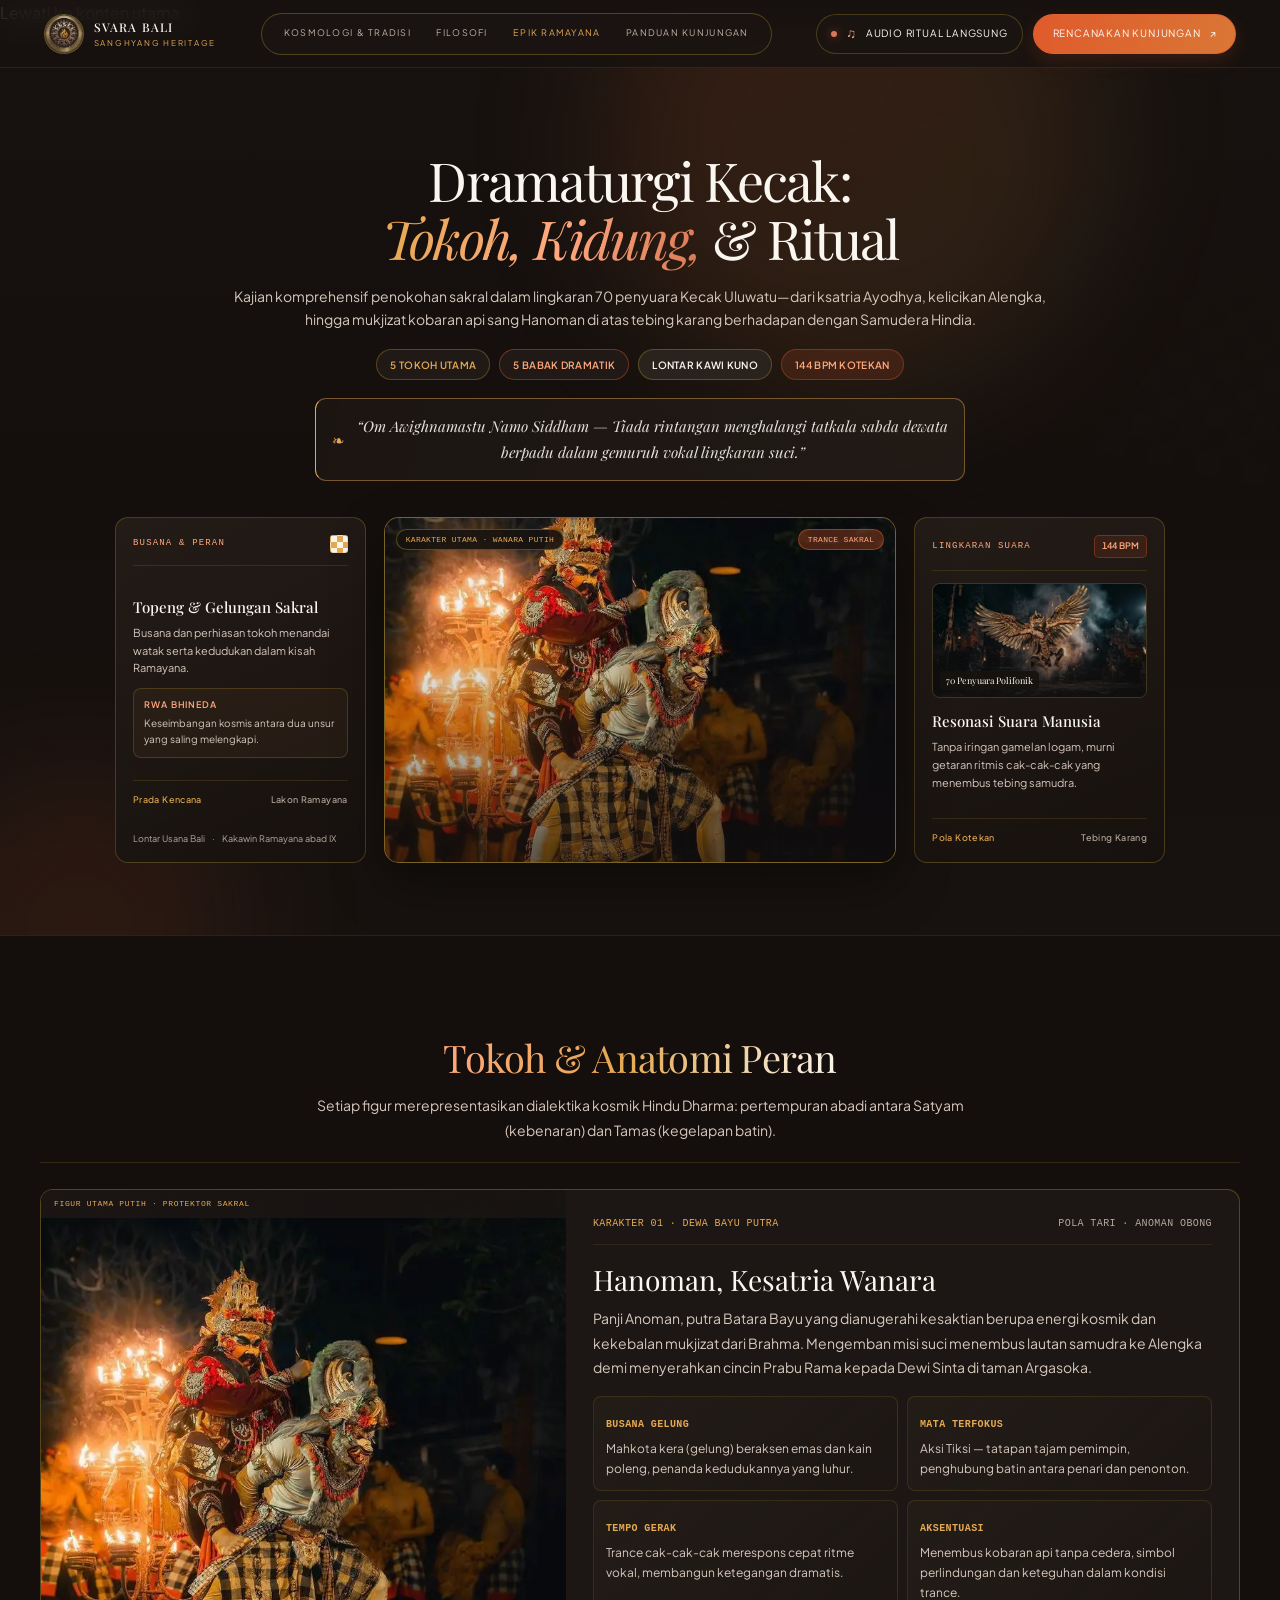
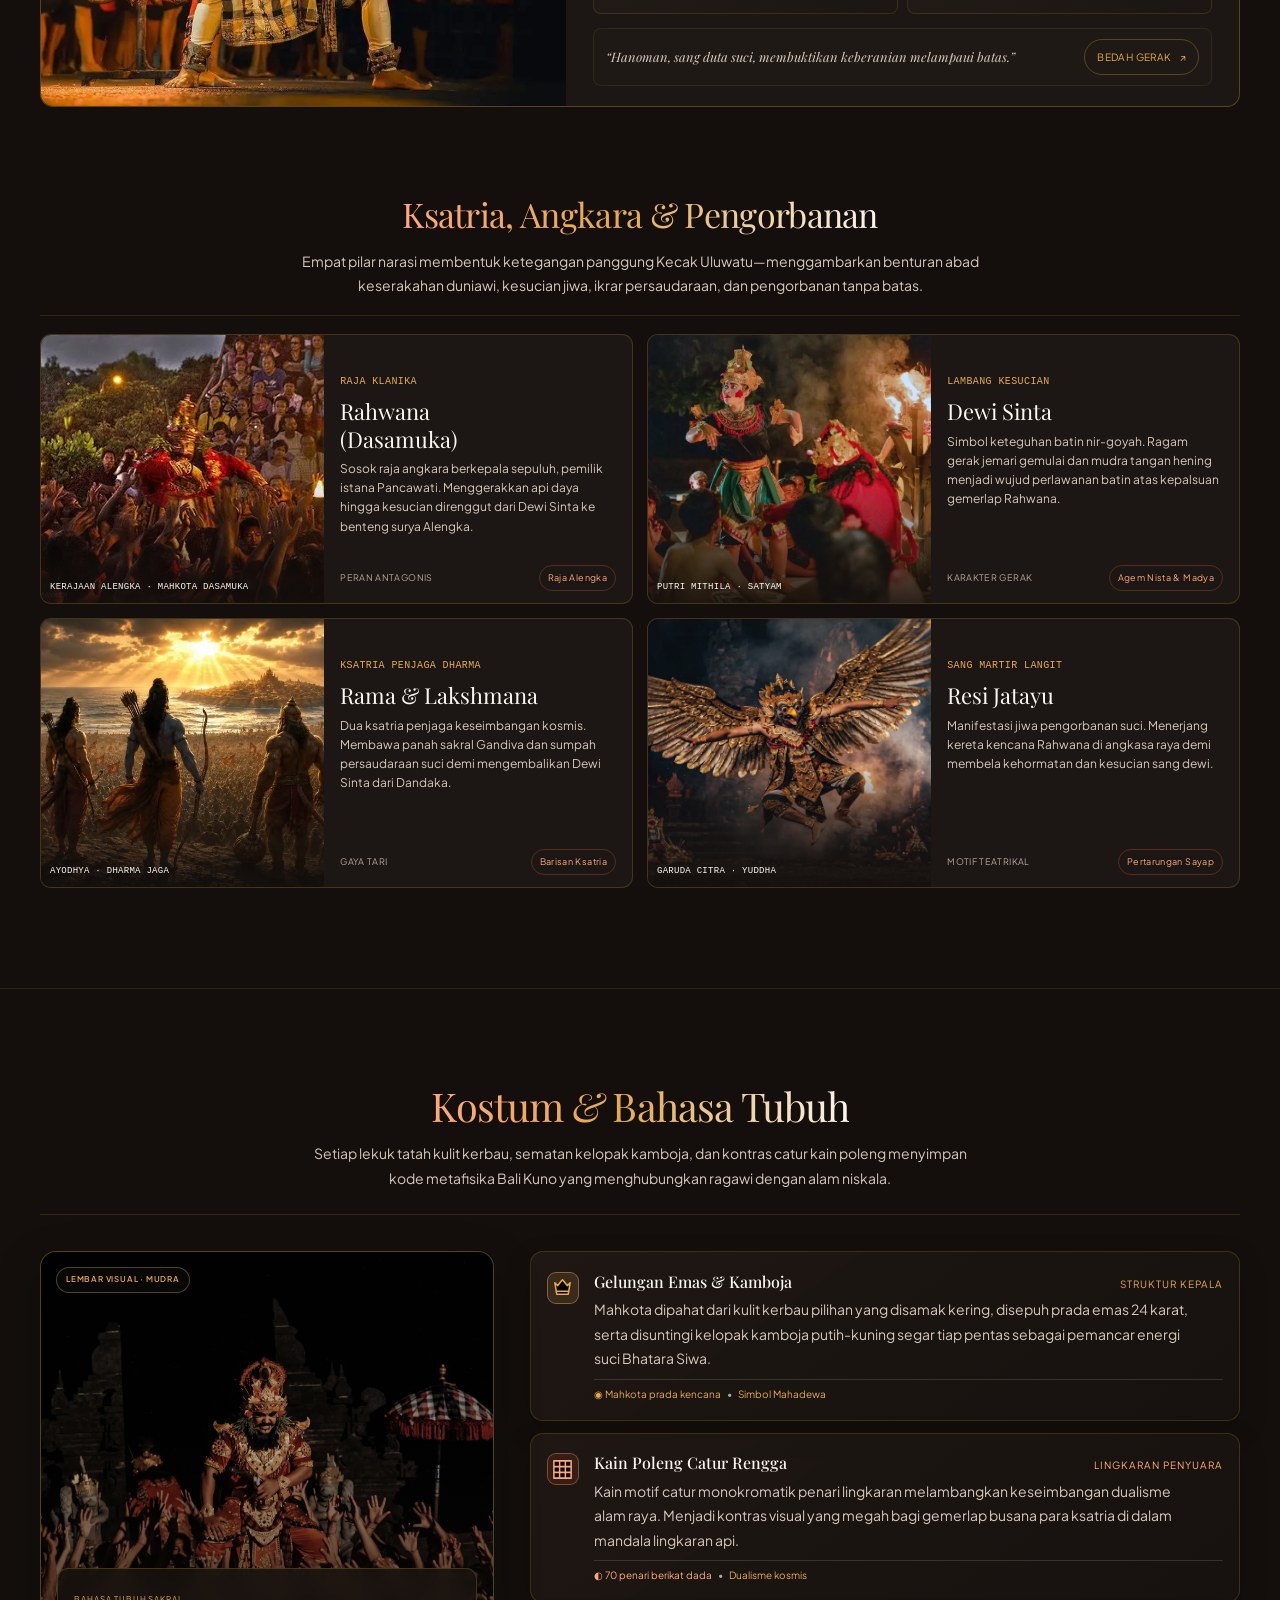
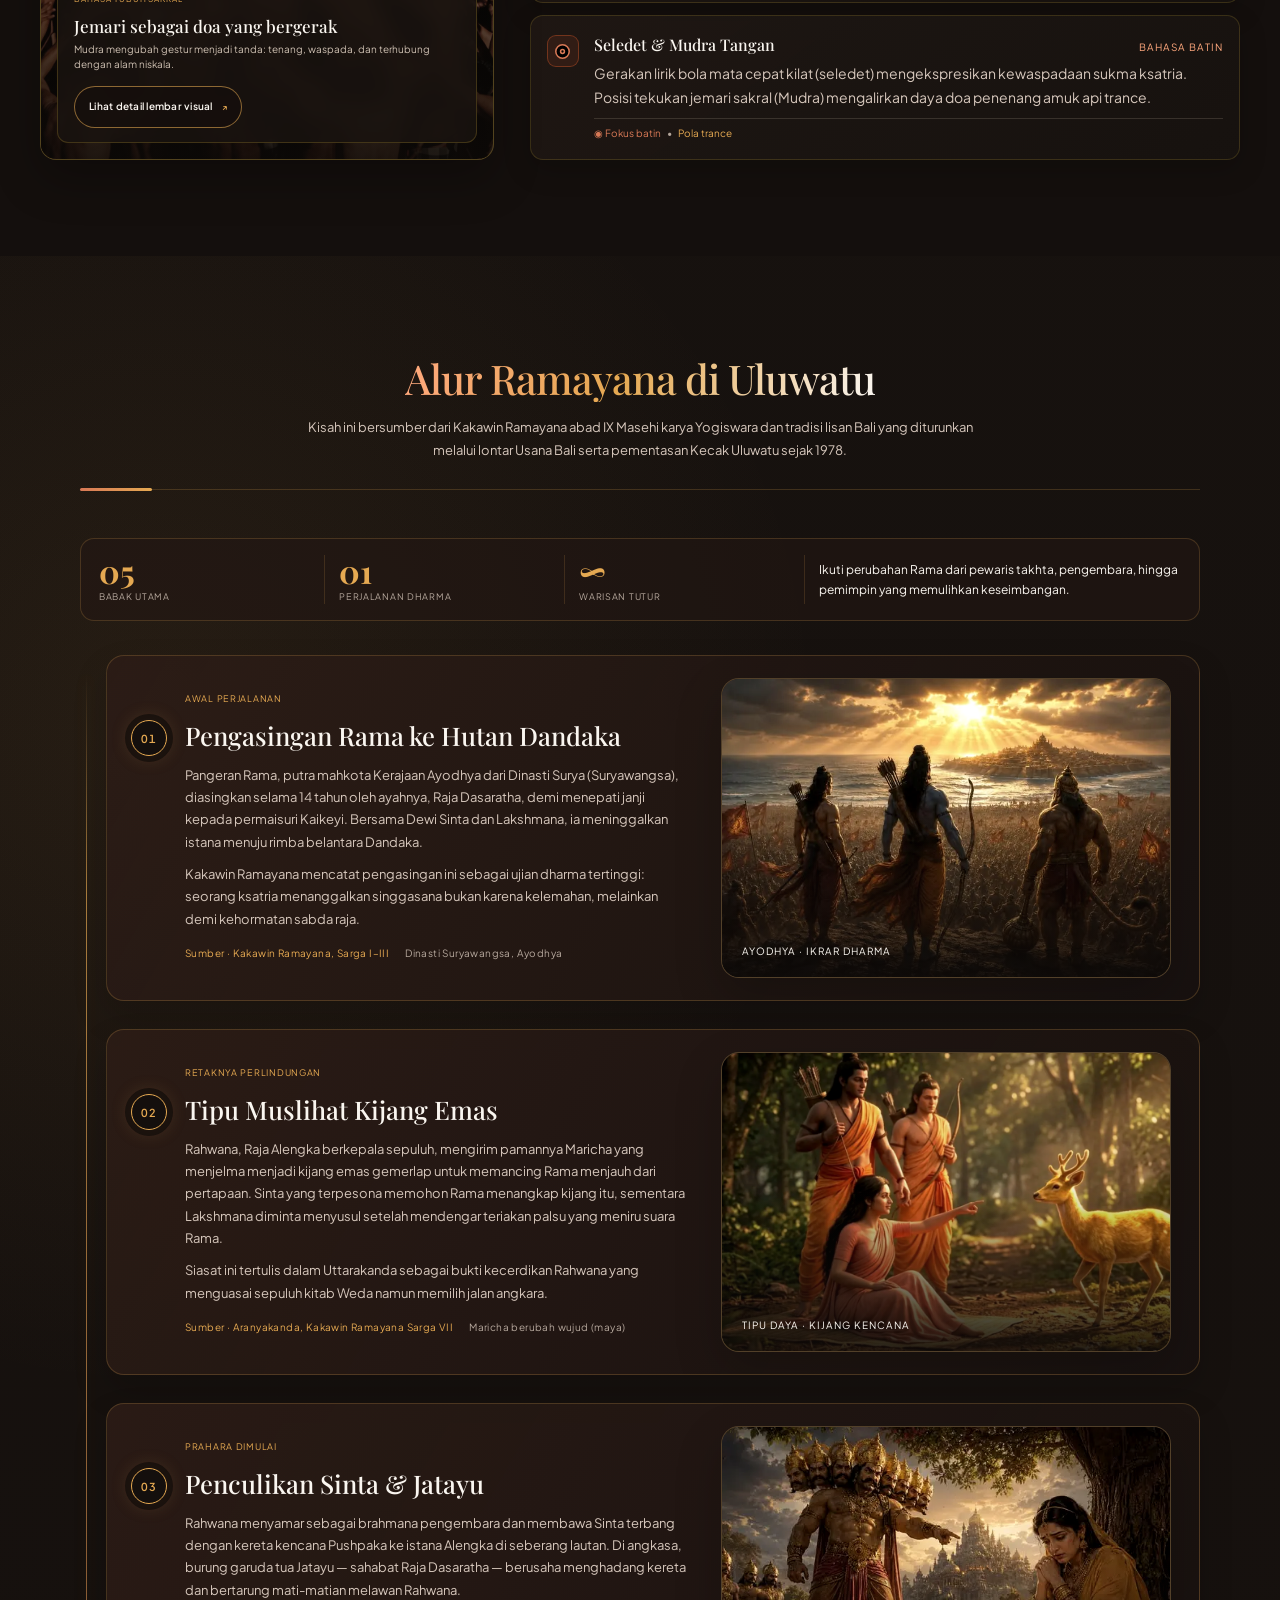
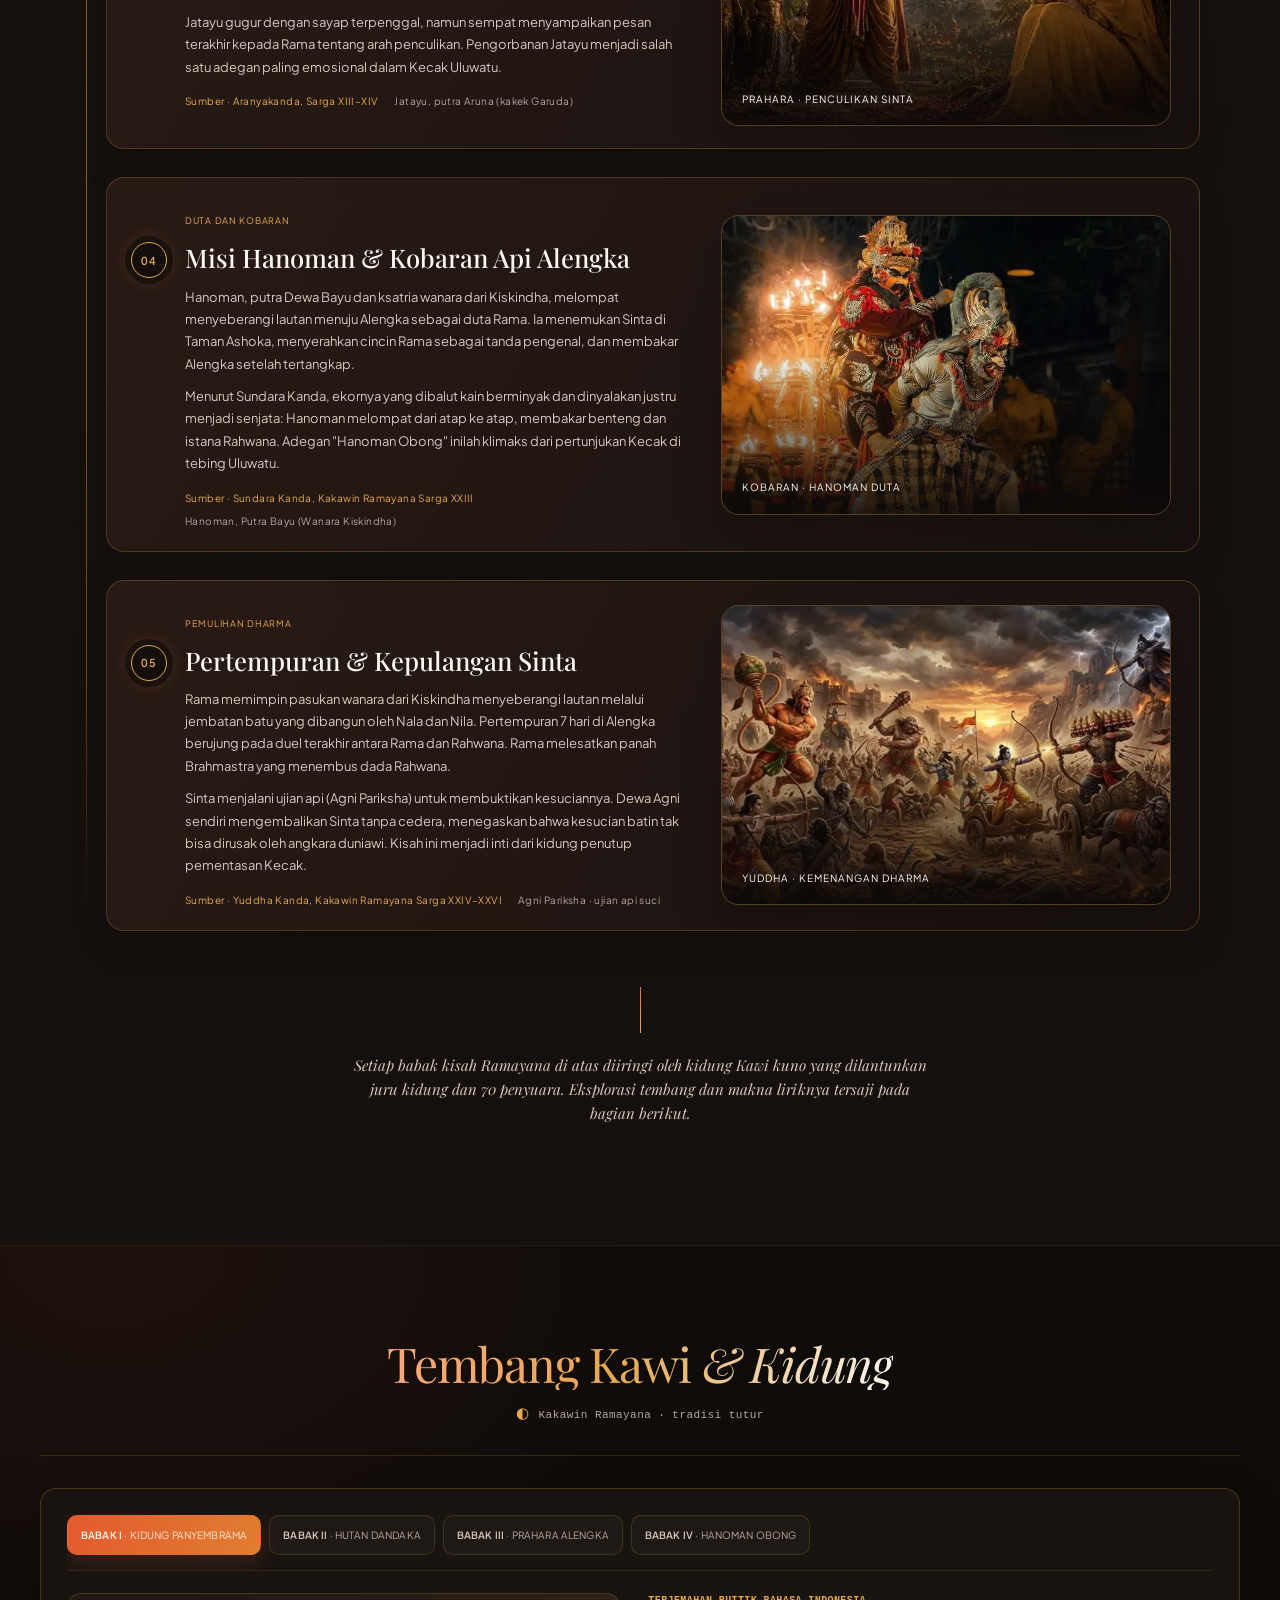
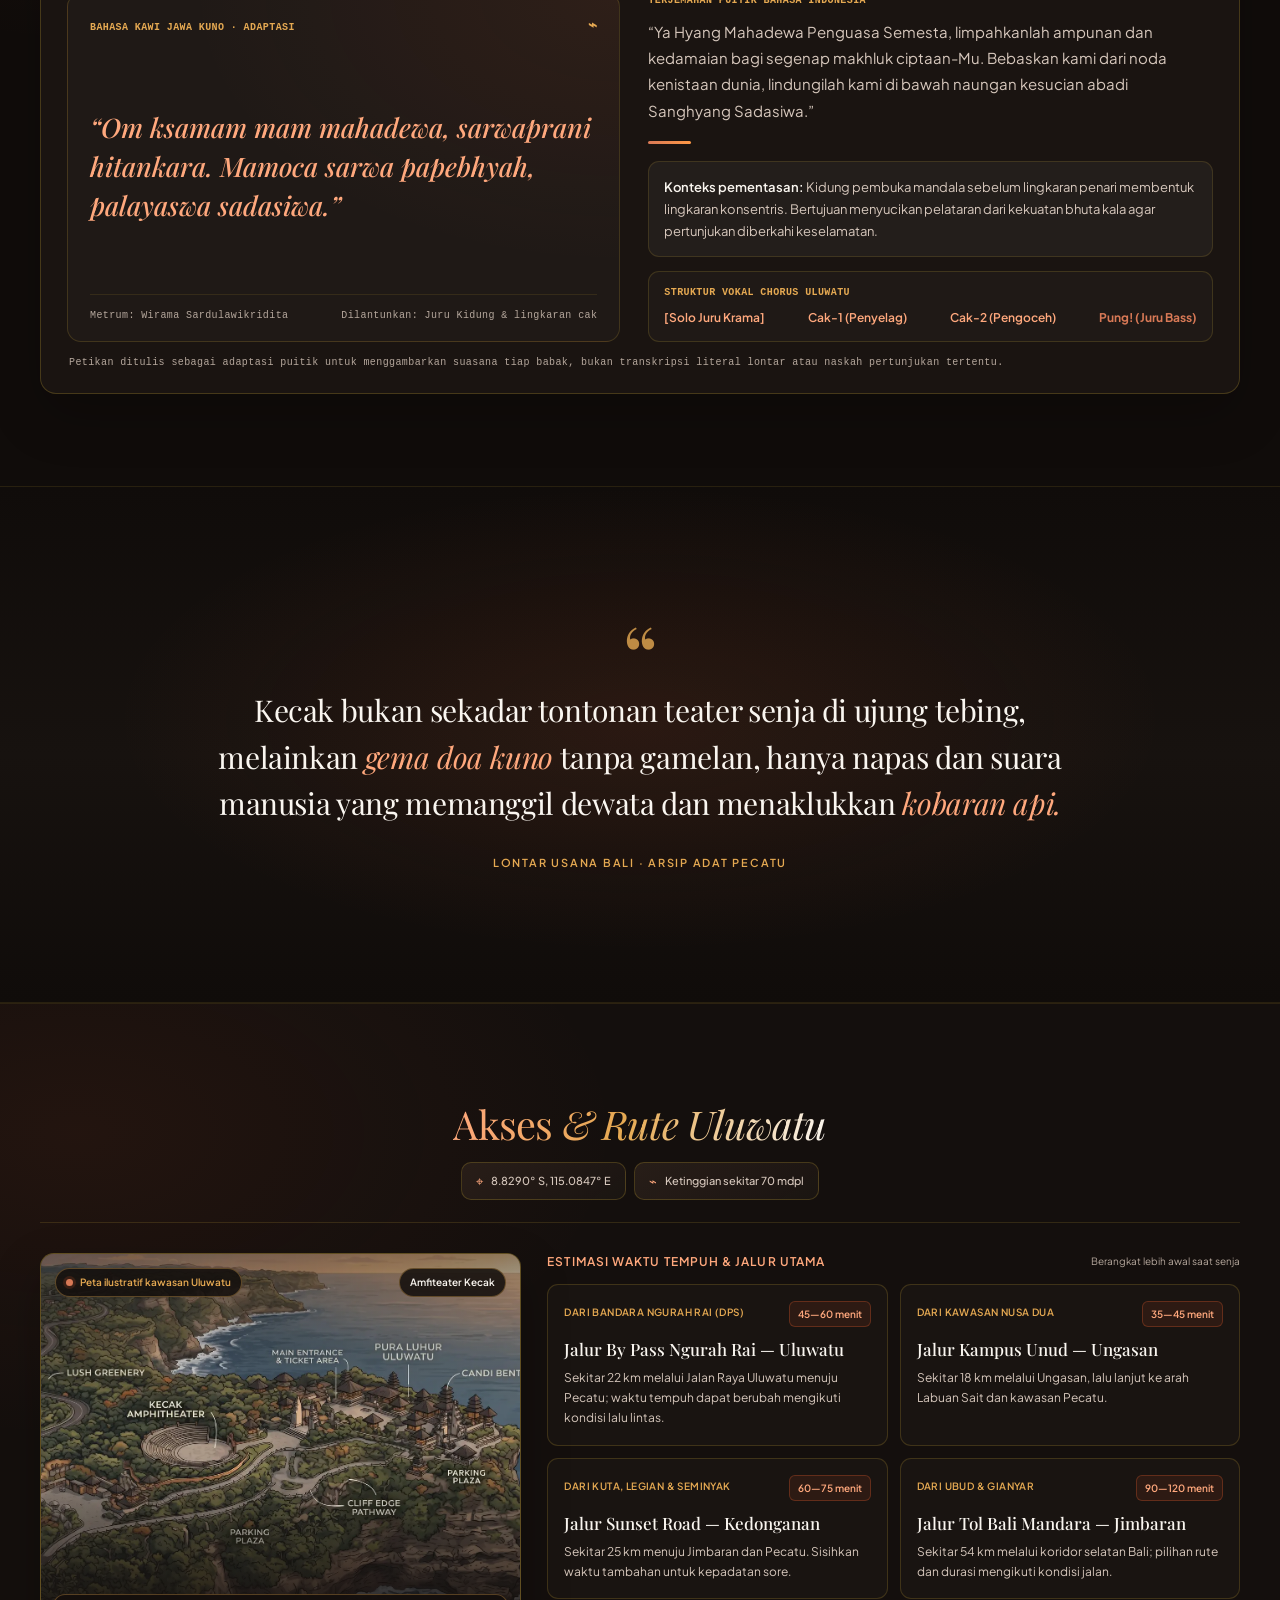
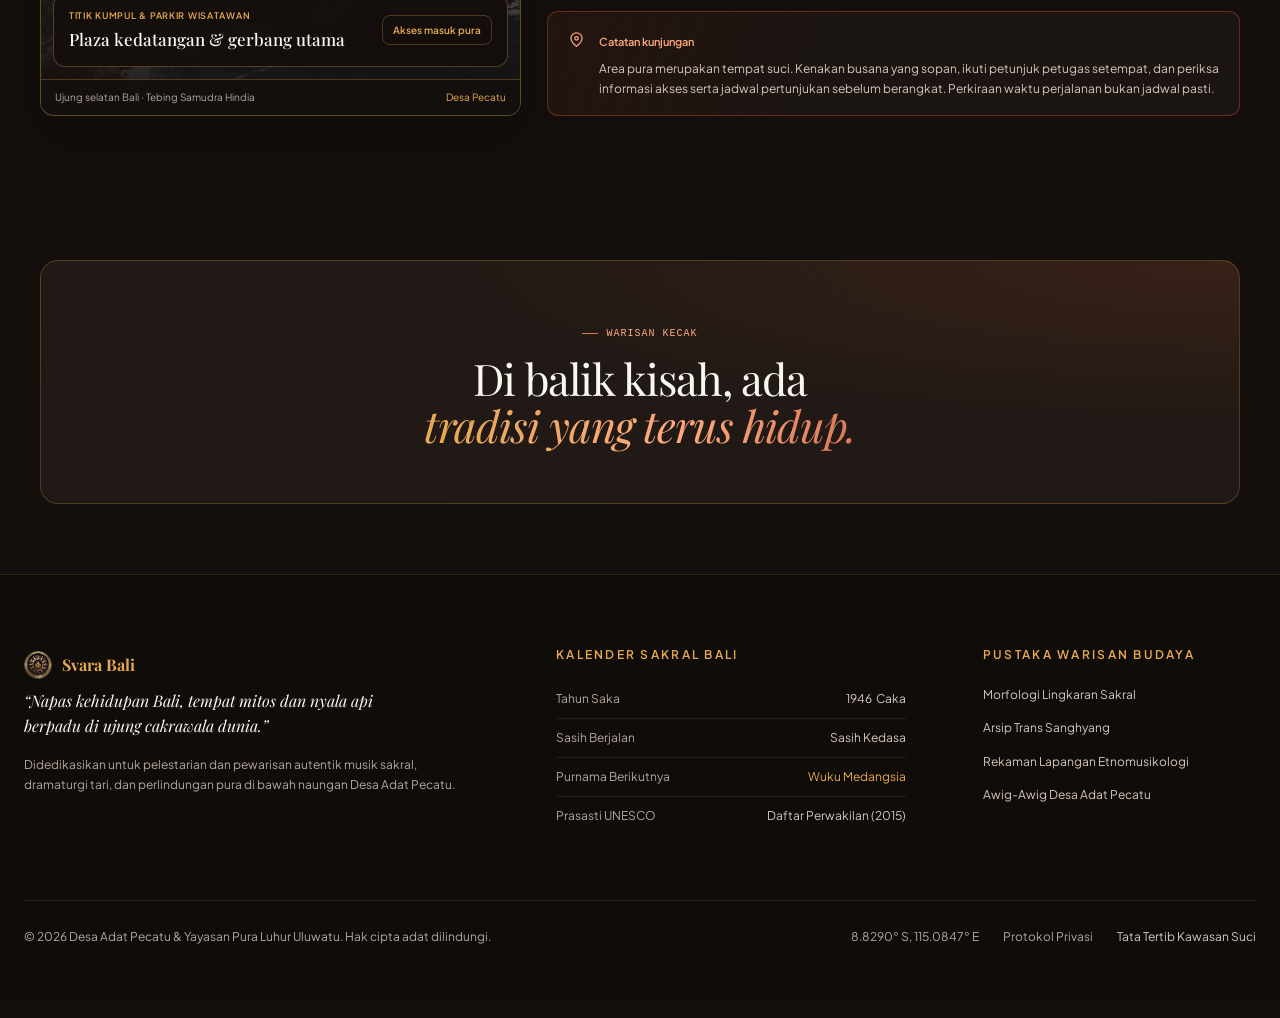
<file: dramaturgi.html>
<!doctype html>
<html lang="id">

<head>
    <meta charset="utf-8">
    <meta name="viewport" content="width=device-width, initial-scale=1">
    <meta name="theme-color" content="#140f0d">
    <meta name="description"
        content="Jelajahi dramaturgi kosmik Tari Kecak, tokoh Ramayana, kidung Kawi, dan alur teatrikal sakral Uluwatu.">
    <link rel="canonical" href="dramaturgi.html">
    <meta property="og:type" content="article">
    <meta property="og:title" content="Dramaturgi Kosmik — Svara Bali">
    <meta property="og:description" content="Jelajahi dramaturgi kosmik Tari Kecak, tokoh Ramayana, kidung Kawi, dan alur teatrikal sakral Uluwatu.">
    <meta property="og:image" content="assets/pictures/hanuman-portrait.webp">
    <meta name="twitter:card" content="summary_large_image">
    <title>Dramaturgi Kosmik — Svara Bali</title>
    <link rel="icon" type="image/webp" href="assets/pictures/heritage-mark.webp">
    <script>document.documentElement.classList.add("has-page-loader");</script>
    <noscript><style>.page-loader{display:none!important}</style></noscript>
    <link rel="preconnect" href="https://fonts.googleapis.com">
    <link rel="preconnect" href="https://fonts.gstatic.com" crossorigin>
    <link
        href="https://fonts.googleapis.com/css2?family=Plus+Jakarta+Sans:wght@300;400;500;600;700&family=Playfair+Display:ital,wght@0,400;0,500;0,600;1,400;1,500&display=swap"
        rel="stylesheet">
    <link rel="stylesheet" href="css/dramaturgi.css">
    <link rel="stylesheet" href="css/common.css">
    <script src="JS/script.js" defer></script>
</head>

<body class="dramaturgi-page">
    <a class="skip-link" href="#main-content">Lewati ke konten utama</a>
    <div class="page-loader" role="status" aria-live="polite" aria-label="Memuat halaman Svara Bali">
        <div class="page-loader-content" aria-hidden="true">
            <span class="brand-mark"><img src="assets/pictures/heritage-mark.webp" alt=""></span>
            <span class="page-loader-brand">Svara Bali</span>
            <span class="page-loader-caption">Sanghyang Heritage</span>
            <span class="page-loader-track"><span></span></span>
        </div>
    </div>
    <div class="custom-cursor" aria-hidden="true">
        <span class="custom-cursor-core"></span>
    </div>
    <header class="site-header">
        <a class="brand" href="index.html#beranda" aria-label="Svara Bali — kembali ke beranda">
            <span class="brand-mark"><img src="assets/pictures/heritage-mark.webp" alt=""></span>
            <span class="brand-copy"><strong>SVARA BALI</strong><small>SANGHYANG HERITAGE</small></span>
        </a>
        <button class="menu-toggle" type="button" aria-label="Buka navigasi" aria-expanded="false"
            aria-controls="primary-nav">
            <span></span><span></span><span></span>
        </button>
        <nav class="nav-pill" id="primary-nav" aria-label="Navigasi utama">
            <a href="index.html#beranda">Kosmologi &amp; Tradisi</a>
            <a href="Filosofi.html">Filosofi</a>
            <a class="is-active" href="dramaturgi.html" aria-current="page">Epik Ramayana</a>
            <a href="panduan.html">Panduan Kunjungan</a>
        </nav>
        <div class="header-actions">
            <button class="audio-trigger" type="button" data-audio-toggle aria-label="Putar atau jeda audio ritual" aria-pressed="false">
                <span class="status-dot"></span><span class="audio-symbol" aria-hidden="true">♫</span>
                <span data-audio-label>Audio ritual langsung</span>
            </button>
            <a class="button button-primary header-cta" href="panduan.html">
                Rencanakan kunjungan <span aria-hidden="true">↗</span>
            </a>
        </div>
    </header>

    <main id="main-content" class="dramaturgi-main">
        <section class="dramaturgi-hero" aria-labelledby="dramaturgi-title" data-reveal="fade-up">
            <div class="dramaturgi-atmosphere" aria-hidden="true">
                <span class="dramaturgi-poleng"></span>
            </div>
            <div class="dramaturgi-container">

                <div class="dramaturgi-editorial-intro">
                    <h1 id="dramaturgi-title">Dramaturgi Kecak:<br><em>Tokoh, Kidung,</em> &amp; Ritual</h1>
                    <p class="dramaturgi-intro">Kajian komprehensif penokohan sakral dalam lingkaran 70 penyuara Kecak
                        Uluwatu—dari ksatria Ayodhya, kelicikan Alengka, hingga mukjizat kobaran api sang Hanoman di
                        atas tebing karang berhadapan dengan Samudera Hindia.</p>
                    <ul class="dramaturgi-badges" aria-label="Sorotan dramaturgi">
                        <li>5 tokoh utama</li>
                        <li>5 babak dramatik</li>
                        <li>Lontar Kawi kuno</li>
                        <li class="dramaturgi-tempo">144 BPM Kotekan</li>
                    </ul>
                    <blockquote class="dramaturgi-verse">
                        <span aria-hidden="true">❧</span>
                        <p>“Om Awighnamastu Namo Siddham — Tiada rintangan menghalangi tatkala sabda dewata berpadu
                            dalam gemuruh vokal lingkaran suci.”</p>
                    </blockquote>
                </div>

                <div class="dramaturgi-triptych">
                    <aside class="dramaturgi-editorial-card dramaturgi-editorial-sources">
                        <div class="dramaturgi-side-heading">
                            <span class="dramaturgi-eyebrow">Busana &amp; peran</span>
                            <span class="dramaturgi-poleng-mark" aria-hidden="true"></span>
                        </div>
                        <div class="dramaturgi-side-copy">
                            <h2>Topeng &amp; Gelungan Sakral</h2>
                            <p>Busana dan perhiasan tokoh menandai watak serta kedudukan dalam kisah Ramayana.</p>
                            <div class="dramaturgi-rwa-card">
                                <span>Rwa Bhineda</span>
                                <p>Keseimbangan kosmis antara dua unsur yang saling melengkapi.</p>
                            </div>
                        </div>
                        <div class="dramaturgi-side-footer">
                            <span>Prada Kencana</span>
                            <span>Lakon Ramayana</span>
                        </div>
                        <div class="dramaturgi-editorial-sources-note">
                            <span>Lontar Usana Bali</span><i aria-hidden="true">·</i><span>Kakawin Ramayana abad
                                IX</span>
                        </div>
                    </aside>

                    <figure class="dramaturgi-feature dramaturgi-feature-editorial">
                        <img src="assets/pictures/kosmologi-hanoman.webp" loading="lazy" decoding="async"
                            alt="Hanoman, ksatria wanara putih, dalam adegan teatrikal Ramayana dengan api dan penari Kecak">
                        <div class="dramaturgi-image-shade" aria-hidden="true"></div>
                        <figcaption class="dramaturgi-image-badges">
                            <span>Karakter utama · Wanara putih</span>
                            <span>Trance sakral</span>
                        </figcaption>
                    </figure>

                    <article class="dramaturgi-editorial-card dramaturgi-editorial-mandala">
                        <div class="dramaturgi-side-heading">
                            <span class="dramaturgi-eyebrow">Lingkaran suara</span>
                            <span class="dramaturgi-bpm">144 BPM</span>
                        </div>
                        <div class="dramaturgi-inset-image">
                            <img src="assets/pictures/kosmologi-lingkaran.webp"
                                alt="Lingkaran penyuara Kecak di Uluwatu mengitari pusat pertunjukan">
                            <span>70 Penyuara Polifonik</span>
                        </div>
                        <div class="dramaturgi-inset-copy">
                            <strong>Resonasi Suara Manusia</strong>
                            <span>Tanpa iringan gamelan logam, murni getaran ritmis cak-cak-cak yang menembus tebing
                                samudra.</span>
                        </div>
                        <div class="dramaturgi-side-footer">
                            <span>Pola Kotekan</span>
                            <span>Tebing Karang</span>
                        </div>
                    </article>
                </div>
            </div>
        </section>

        <section class="dramaturgi-monograph-section" aria-labelledby="dramaturgi-monograph-title"
            data-reveal="fade-up">
            <div class="dramaturgi-container">
                <div class="dramaturgi-monograph-heading">
                    <div>
                        <h2 id="dramaturgi-monograph-title">Tokoh &amp; Anatomi Peran</h2>
                    </div>
                    <p>Setiap figur merepresentasikan dialektika kosmik Hindu Dharma: pertempuran abadi antara Satyam
                        (kebenaran) dan Tamas (kegelapan batin).</p>
                </div>

                <article class="dramaturgi-monograph panel">
                    <figure class="dramaturgi-monograph-visual">
                        <img src="assets/pictures/kosmologi-hanoman.webp"
                            alt="Hanoman dalam busana wanara putih di tengah kobaran api pertunjukan Kecak">
                        <figcaption>Figur utama putih · Protektor sakral</figcaption>
                    </figure>
                    <div class="dramaturgi-monograph-copy">
                        <div class="dramaturgi-character-meta">
                            <span>Karakter 01 · Dewa Bayu Putra</span>
                            <span>Pola tari · Anoman Obong</span>
                        </div>
                        <h3>Hanoman, Kesatria Wanara</h3>
                        <p>Panji Anoman, putra Batara Bayu yang dianugerahi kesaktian berupa energi kosmik dan kekebalan
                            mukjizat dari Brahma. Mengemban misi suci menembus lautan samudra ke Alengka demi
                            menyerahkan cincin Prabu Rama kepada Dewi Sinta di taman Argasoka.</p>

                        <div class="dramaturgi-traits">
                            <article>
                                <span>Busana Gelung</span>
                                <p>Mahkota kera (gelung) beraksen emas dan kain poleng, penanda kedudukannya yang luhur.
                                </p>
                            </article>
                            <article>
                                <span>Mata Terfokus</span>
                                <p>Aksi Tiksi — tatapan tajam pemimpin, penghubung batin antara penari dan penonton.</p>
                            </article>
                            <article>
                                <span>Tempo Gerak</span>
                                <p>Trance cak-cak-cak merespons cepat ritme vokal, membangun ketegangan dramatis.</p>
                            </article>
                            <article>
                                <span>Aksentuasi</span>
                                <p>Menembus kobaran api tanpa cedera, simbol perlindungan dan keteguhan dalam kondisi
                                    trance.</p>
                            </article>
                        </div>

                        <div class="dramaturgi-monograph-foot">
                            <p>“Hanoman, sang duta suci, membuktikan keberanian melampaui batas.”</p>
                            <a class="dramaturgi-detail-link" href="#dramaturgi-acts">Bedah gerak <span
                                    aria-hidden="true">↗</span></a>
                        </div>
                    </div>
                </article>

                <div class="dramaturgi-cast-heading">
                    <div>
                        <h3>Ksatria, Angkara &amp; Pengorbanan</h3>
                    </div>
                    <p>Empat pilar narasi membentuk ketegangan panggung Kecak Uluwatu—menggambarkan benturan abad
                        keserakahan duniawi, kesucian jiwa, ikrar persaudaraan, dan pengorbanan tanpa batas.</p>
                </div>

                <div class="dramaturgi-cast-grid" aria-label="Tokoh kunci dalam epos Ramayana">
                    <article class="dramaturgi-cast-card">
                        <figure>
                            <img src="assets/pictures/Rahwana.webp" loading="lazy" decoding="async"
                                alt="Penari dengan riasan dan mahkota karakter antagonis Ramayana">
                            <figcaption>Kerajaan Alengka · Mahkota Dasamuka</figcaption>
                        </figure>
                        <div class="dramaturgi-cast-copy">
                            <span>Raja klanika</span>
                            <h4>Rahwana<br>(Dasamuka)</h4>
                            <p>Sosok raja angkara berkepala sepuluh, pemilik istana Pancawati. Menggerakkan api daya
                                hingga kesucian direnggut dari Dewi Sinta ke benteng surya Alengka.</p>
                            <div><small>Peran antagonis</small><strong>Raja Alengka</strong></div>
                        </div>
                    </article>
                    <article class="dramaturgi-cast-card">
                        <figure>
                            <img src="assets/pictures/Dewi-Sinta.webp" loading="lazy" decoding="async"
                                alt="Penari Kecak perempuan menari dekat kobaran api di tebing Uluwatu">
                            <figcaption>Putri Mithila · Satyam</figcaption>
                        </figure>
                        <div class="dramaturgi-cast-copy">
                            <span>Lambang kesucian</span>
                            <h4>Dewi Sinta</h4>
                            <p>Simbol keteguhan batin nir-goyah. Ragam gerak jemari gemulai dan mudra tangan hening
                                menjadi wujud perlawanan batin atas kepalsuan gemerlap Rahwana.</p>
                            <div><small>Karakter gerak</small><strong>Agem Nista &amp; Madya</strong></div>
                        </div>
                    </article>
                    <article class="dramaturgi-cast-card">
                        <figure>
                            <img src="assets/pictures/Rama&Lakshmana.webp" loading="lazy" decoding="async"
                                alt="Rama, Sita, dan Laksmana menempuh perjalanan melalui hutan">
                            <figcaption>Ayodhya · Dharma Jaga</figcaption>
                        </figure>
                        <div class="dramaturgi-cast-copy">
                            <span>Ksatria penjaga dharma</span>
                            <h4>Rama &amp; Lakshmana</h4>
                            <p>Dua ksatria penjaga keseimbangan kosmis. Membawa panah sakral Gandiva dan sumpah
                                persaudaraan suci demi mengembalikan Dewi Sinta dari Dandaka.</p>
                            <div><small>Gaya tari</small><strong>Barisan Ksatria</strong></div>
                        </div>
                    </article>
                    <article class="dramaturgi-cast-card">
                        <figure>
                            <img src="assets/pictures/Jatayu.webp" loading="lazy" decoding="async"
                                alt="Ilustrasi pertempuran Ramayana dengan pasukan wanara dan para tokoh epos">
                            <figcaption>Garuda Citra · Yuddha</figcaption>
                        </figure>
                        <div class="dramaturgi-cast-copy">
                            <span>Sang martir langit</span>
                            <h4>Resi Jatayu</h4>
                            <p>Manifestasi jiwa pengorbanan suci. Menerjang kereta kencana Rahwana di angkasa raya demi
                                membela kehormatan dan kesucian sang dewi.</p>
                            <div><small>Motif teatrikal</small><strong>Pertarungan Sayap</strong></div>
                        </div>
                    </article>
                </div>
            </div>
        </section>

        <section class="dramaturgi-costume-section" aria-labelledby="dramaturgi-costume-title" data-reveal="fade-up">
            <div class="dramaturgi-container">
                <div class="dramaturgi-costume-heading">
                    <div>
                        <h2 id="dramaturgi-costume-title">Kostum <em>&amp;</em> Bahasa Tubuh
                        </h2>
                    </div>
                    <p>Setiap lekuk tatah kulit kerbau, sematan kelopak kamboja, dan kontras catur kain poleng menyimpan
                        kode metafisika Bali Kuno yang menghubungkan ragawi dengan alam niskala.</p>
                </div>

                <div class="dramaturgi-costume-layout">
                    <figure class="dramaturgi-costume-visual">
                        <img src="assets/pictures/Balinese-dancer-hands.webp"
                            alt="Tangan penari Bali membentuk mudra dalam busana tradisional" loading="lazy" width="768"
                            height="1024">
                        <div class="dramaturgi-costume-visual-overlay" aria-hidden="true"></div>
                        <span class="dramaturgi-costume-visual-label">Lembar visual · Mudra</span>
                        <figcaption>
                            <span>Bahasa tubuh sakral</span>
                            <strong>Jemari sebagai doa yang bergerak</strong>
                            <p>Mudra mengubah gestur menjadi tanda: tenang, waspada, dan terhubung dengan alam niskala.
                            </p>
                            <button class="history-archive-open dramaturgi-costume-open" type="button" data-costume-open
                                aria-haspopup="dialog" aria-controls="costume-viewer">Lihat detail lembar visual <span
                                    aria-hidden="true">↗</span></button>
                        </figcaption>
                    </figure>
                    <div class="dramaturgi-costume-cards">
                        <article class="dramaturgi-costume-card"><span class="dramaturgi-costume-icon dramaturgi-costume-icon-crown"
                                aria-hidden="true"><svg viewBox="0 0 24 24">
                                    <path d="m4 7 3 3 5-6 5 6 3-3-2 12H6L4 7Z" />
                                    <path d="M6 16h12" />
                                </svg></span>
                            <div class="dramaturgi-costume-copy">
                                <div class="dramaturgi-costume-card-heading">
                                    <h3>Gelungan Emas &amp; Kamboja</h3>
                                    <span>Struktur kepala</span>
                                </div>
                                <p>Mahkota dipahat dari kulit kerbau pilihan yang disamak kering, disepuh prada
                                    emas 24 karat, serta disuntingi kelopak kamboja putih-kuning segar tiap
                                    pentas sebagai pemancar energi suci Bhatara Siwa.</p>
                                <div class="dramaturgi-costume-meta"><span>◉ Mahkota prada
                                        kencana</span><i>•</i><span>Simbol Mahadewa</span></div>
                            </div>
                        </article>

                        <article class="dramaturgi-costume-card"><span
                                class="dramaturgi-costume-icon dramaturgi-costume-icon-poleng"
                                aria-hidden="true"><svg viewBox="0 0 24 24">
                                    <path d="M3 3h18v18H3zM3 9h18M3 15h18M9 3v18M15 3v18" />
                                </svg></span>
                            <div class="dramaturgi-costume-copy">
                                <div class="dramaturgi-costume-card-heading">
                                    <h3>Kain Poleng Catur Rengga</h3><span>Lingkaran penyuara</span>
                                </div>
                                <p>Kain motif catur monokromatik penari lingkaran melambangkan keseimbangan
                                    dualisme alam raya. Menjadi kontras visual yang megah bagi gemerlap busana
                                    para ksatria di dalam mandala lingkaran api.</p>
                                <div class="dramaturgi-costume-meta"><span>◐ 70 penari berikat
                                        dada</span><i>•</i><span>Dualisme kosmis</span></div>
                            </div>
                        </article>

                        <article class="dramaturgi-costume-card"><span
                                class="dramaturgi-costume-icon dramaturgi-costume-icon-gesture"
                                aria-hidden="true"><svg viewBox="0 0 24 24">
                                    <circle cx="12" cy="12" r="7" />
                                    <circle cx="12" cy="12" r="2" />
                                </svg></span>
                            <div class="dramaturgi-costume-copy">
                                <div class="dramaturgi-costume-card-heading">
                                    <h3>Seledet &amp; Mudra Tangan</h3><span>Bahasa batin</span>
                                </div>
                                <p>Gerakan lirik bola mata cepat kilat (seledet) mengekspresikan kewaspadaan
                                    sukma ksatria. Posisi tekukan jemari sakral (Mudra) mengalirkan daya doa
                                    penenang amuk api trance.
                                </p>
                                <div class="dramaturgi-costume-meta"><span>◉ Fokus batin</span><i>•</i><span>Pola
                                        trance</span></div>
                            </div>
                        </article>
                    </div>
                </div>
                <dialog class="history-archive-viewer" id="costume-viewer" aria-labelledby="costume-viewer-title">
                    <div class="history-archive-viewer-inner">
                        <header class="history-archive-viewer-heading">
                            <div><span>Detail objek · Semiotika sakral</span>
                                <h3 id="costume-viewer-title">Jemari sebagai doa yang bergerak</h3>
                            </div><button class="history-archive-viewer-close" type="button" data-costume-close
                                aria-label="Tutup detail lembar visual"><svg viewBox="0 0 24 24" aria-hidden="true" focusable="false">
                                    <path d="M6 6l12 12M18 6L6 18" />
                                </svg></button>
                        </header>
                        <div class="history-archive-viewer-content">
                            <figure class="history-archive-viewer-figure"><img
                                    src="assets/pictures/Balinese-dancer-hands.webp"
                                    alt="Detail mudra tangan penari Bali"></figure>
                            <div class="history-archive-viewer-notes"><span class="history-archive-viewer-kicker">Lembar
                                    visual · Bahasa tubuh</span>
                                <h4>Gestur sebagai bahasa batin</h4>
                                <p>Mudra mengubah gerak jemari menjadi tanda yang menyatukan fokus, doa, dan kesiapan
                                    penari sebelum memasuki energi pertunjukan. Setiap tekukan jari membawa maksud:
                                    menenangkan napas, mengarahkan pandangan, dan menjaga konsentrasi penari saat ritme
                                    cak mulai membentuk lingkaran sakral.</p>
                                <dl>
                                    <div>
                                        <dt>Makna utama</dt>
                                        <dd>Doa, fokus, dan keseimbangan batin.</dd>
                                    </div>
                                    <div>
                                        <dt>Konteks pementasan</dt>
                                        <dd>Digunakan untuk memperkuat ekspresi tokoh serta transisi menuju suasana
                                            trance.</dd>
                                    </div>
                                    <div>
                                        <dt>Relasi dengan kostum</dt>
                                        <dd>Gerak tangan melengkapi gelungan, kain poleng, dan tata busana sebagai satu
                                            bahasa visual.</dd>
                                    </div>
                                </dl>
                            </div>
                        </div>
                    </div>
                </dialog>
            </div>
        </section>

        <section class="dramaturgi-ramayana-section" aria-labelledby="dramaturgi-ramayana-title" data-reveal="fade-up">
            <div class="dramaturgi-container">
                <div class="dramaturgi-ramayana-heading">
                    <div>
                        <h2 id="dramaturgi-ramayana-title">Alur Ramayana di Uluwatu</h2>
                    </div>
                    <p>Kisah ini bersumber dari Kakawin Ramayana abad IX Masehi karya Yogiswara dan tradisi lisan Bali yang diturunkan melalui lontar Usana Bali serta pementasan Kecak Uluwatu sejak 1978.</p>
                </div>

                <div class="dramaturgi-ramayana-overview" aria-label="Ringkasan alur Ramayana">
                    <div><strong>05</strong><span>babak utama</span></div>
                    <div><strong>01</strong><span>perjalanan dharma</span></div>
                    <div><strong>∞</strong><span>warisan tutur</span></div>
                    <p>Ikuti perubahan Rama dari pewaris takhta, pengembara, hingga pemimpin yang memulihkan keseimbangan.</p>
                </div>

                <div class="dramaturgi-ramayana-timeline" aria-label="Kronologi epos Ramayana dalam Kecak">
                    <div class="dramaturgi-ramayana-connector" aria-hidden="true"></div>

                    <article class="dramaturgi-ramayana-chapter">
                        <figure class="dramaturgi-ramayana-visual">
                            <img src="assets/pictures/Rama&Lakshmana.webp" alt="Rama dan Lakshmana menempuh perjalanan menuju hutan Dandaka" loading="lazy" decoding="async">
                            <figcaption>Ayodhya · Ikrar Dharma</figcaption>
                        </figure>
                        <div class="dramaturgi-ramayana-copy">
                            <span class="dramaturgi-ramayana-number" aria-hidden="true">01</span>
                            <span class="dramaturgi-ramayana-phase">Awal perjalanan</span>
                            <div>
                                <h3>Pengasingan Rama ke Hutan Dandaka</h3>
                                <p>Pangeran Rama, putra mahkota Kerajaan Ayodhya dari Dinasti Surya (Suryawangsa), diasingkan selama 14 tahun oleh ayahnya, Raja Dasaratha, demi menepati janji kepada permaisuri Kaikeyi. Bersama Dewi Sinta dan Lakshmana, ia meninggalkan istana menuju rimba belantara Dandaka.</p>
                                <p>Kakawin Ramayana mencatat pengasingan ini sebagai ujian dharma tertinggi: seorang ksatria menanggalkan singgasana bukan karena kelemahan, melainkan demi kehormatan sabda raja.</p>
                                <div class="dramaturgi-ramayana-meta"><span>Sumber · Kakawin Ramayana, Sarga I–III</span><span>Dinasti Suryawangsa, Ayodhya</span></div>
                            </div>
                        </div>
                    </article>

                    <article class="dramaturgi-ramayana-chapter dramaturgi-ramayana-chapter--reverse">
                        <figure class="dramaturgi-ramayana-visual">
                            <img src="assets/pictures/kijang-kencana.webp" alt="Adegan kijang kencana emas dalam pertunjukan Kecak" loading="lazy" decoding="async">
                            <figcaption>Tipu Daya · Kijang Kencana</figcaption>
                        </figure>
                        <div class="dramaturgi-ramayana-copy">
                            <span class="dramaturgi-ramayana-number" aria-hidden="true">02</span>
                            <span class="dramaturgi-ramayana-phase">Retaknya perlindungan</span>
                            <div>
                                <h3>Tipu Muslihat Kijang Emas</h3>
                                <p>Rahwana, Raja Alengka berkepala sepuluh, mengirim pamannya Maricha yang menjelma menjadi kijang emas gemerlap untuk memancing Rama menjauh dari pertapaan. Sinta yang terpesona memohon Rama menangkap kijang itu, sementara Lakshmana diminta menyusul setelah mendengar teriakan palsu yang meniru suara Rama.</p>
                                <p>Siasat ini tertulis dalam Uttarakanda sebagai bukti kecerdikan Rahwana yang menguasai sepuluh kitab Weda namun memilih jalan angkara.</p>
                                <div class="dramaturgi-ramayana-meta"><span>Sumber · Aranyakanda, Kakawin Ramayana Sarga VII</span><span>Maricha berubah wujud (maya)</span></div>
                            </div>
                        </div>
                    </article>

                    <article class="dramaturgi-ramayana-chapter">
                        <figure class="dramaturgi-ramayana-visual">
                            <img src="assets/pictures/penculikan-sita.webp" alt="Adegan penculikan Dewi Sinta oleh Rahwana" loading="lazy" decoding="async">
                            <figcaption>Prahara · Penculikan Sinta</figcaption>
                        </figure>
                        <div class="dramaturgi-ramayana-copy">
                            <span class="dramaturgi-ramayana-number" aria-hidden="true">03</span>
                            <span class="dramaturgi-ramayana-phase">Prahara dimulai</span>
                            <div>
                                <h3>Penculikan Sinta &amp; Jatayu</h3>
                                <p>Rahwana menyamar sebagai brahmana pengembara dan membawa Sinta terbang dengan kereta kencana Pushpaka ke istana Alengka di seberang lautan. Di angkasa, burung garuda tua Jatayu — sahabat Raja Dasaratha — berusaha menghadang kereta dan bertarung mati-matian melawan Rahwana.</p>
                                <p>Jatayu gugur dengan sayap terpenggal, namun sempat menyampaikan pesan terakhir kepada Rama tentang arah penculikan. Pengorbanan Jatayu menjadi salah satu adegan paling emosional dalam Kecak Uluwatu.</p>
                                <div class="dramaturgi-ramayana-meta"><span>Sumber · Aranyakanda, Sarga XIII–XIV</span><span>Jatayu, putra Aruna (kakek Garuda)</span></div>
                            </div>
                        </div>
                    </article>

                    <article class="dramaturgi-ramayana-chapter dramaturgi-ramayana-chapter--reverse">
                        <figure class="dramaturgi-ramayana-visual">
                            <img src="assets/pictures/kosmologi-hanoman.webp" alt="Hanoman dalam busana putih di tengah kobaran api pertunjukan Kecak Uluwatu" loading="lazy" decoding="async">
                            <figcaption>Kobaran · Hanoman Duta</figcaption>
                        </figure>
                        <div class="dramaturgi-ramayana-copy">
                            <span class="dramaturgi-ramayana-number" aria-hidden="true">04</span>
                            <span class="dramaturgi-ramayana-phase">Duta dan kobaran</span>
                            <div>
                                <h3>Misi Hanoman &amp; Kobaran Api Alengka</h3>
                                <p>Hanoman, putra Dewa Bayu dan ksatria wanara dari Kiskindha, melompat menyeberangi lautan menuju Alengka sebagai duta Rama. Ia menemukan Sinta di Taman Ashoka, menyerahkan cincin Rama sebagai tanda pengenal, dan membakar Alengka setelah tertangkap.</p>
                                <p>Menurut Sundara Kanda, ekornya yang dibalut kain berminyak dan dinyalakan justru menjadi senjata: Hanoman melompat dari atap ke atap, membakar benteng dan istana Rahwana. Adegan "Hanoman Obong" inilah klimaks dari pertunjukan Kecak di tebing Uluwatu.</p>
                                <div class="dramaturgi-ramayana-meta"><span>Sumber · Sundara Kanda, Kakawin Ramayana Sarga XXIII</span><span>Hanoman, Putra Bayu (Wanara Kiskindha)</span></div>
                            </div>
                        </div>
                    </article>

                    <article class="dramaturgi-ramayana-chapter">
                        <figure class="dramaturgi-ramayana-visual">
                            <img src="assets/pictures/klimaks.webp" alt="Adegan pertempuran klimaks Ramayana dalam pertunjukan Kecak" loading="lazy" decoding="async">
                            <figcaption>Yuddha · Kemenangan Dharma</figcaption>
                        </figure>
                        <div class="dramaturgi-ramayana-copy">
                            <span class="dramaturgi-ramayana-number" aria-hidden="true">05</span>
                            <span class="dramaturgi-ramayana-phase">Pemulihan dharma</span>
                            <div>
                                <h3>Pertempuran &amp; Kepulangan Sinta</h3>
                                <p>Rama memimpin pasukan wanara dari Kiskindha menyeberangi lautan melalui jembatan batu yang dibangun oleh Nala dan Nila. Pertempuran 7 hari di Alengka berujung pada duel terakhir antara Rama dan Rahwana. Rama melesatkan panah Brahmastra yang menembus dada Rahwana.</p>
                                <p>Sinta menjalani ujian api (Agni Pariksha) untuk membuktikan kesuciannya. Dewa Agni sendiri mengembalikan Sinta tanpa cedera, menegaskan bahwa kesucian batin tak bisa dirusak oleh angkara duniawi. Kisah ini menjadi inti dari kidung penutup pementasan Kecak.</p>
                                <div class="dramaturgi-ramayana-meta"><span>Sumber · Yuddha Kanda, Kakawin Ramayana Sarga XXIV–XXVI</span><span>Agni Pariksha · ujian api suci</span></div>
                            </div>
                        </div>
                    </article>
                </div>

                <div class="dramaturgi-ramayana-bridge" aria-label="Penghubung ke kidung Kawi">
                    <span class="dramaturgi-ramayana-bridge-line" aria-hidden="true"></span>
                    <p>Setiap babak kisah Ramayana di atas diiringi oleh kidung Kawi kuno yang dilantunkan juru kidung dan 70 penyuara. Eksplorasi tembang dan makna liriknya tersaji pada bagian berikut.</p>
                </div>
            </div>
        </section>

        <section class="dramaturgi-kawi-section" aria-labelledby="dramaturgi-kawi-title" data-reveal="fade-up">
            <div class="dramaturgi-container">
                <div class="dramaturgi-kawi-heading">
                    <div>
                        <h2 id="dramaturgi-kawi-title">Tembang Kawi <em>&amp; Kidung</em></h2>
                    </div>
                    <span class="dramaturgi-kawi-source"><span aria-hidden="true">◐</span> Kakawin Ramayana · tradisi
                        tutur</span>
                </div>

                <article class="dramaturgi-kawi-archive panel" aria-label="Arsip kidung setiap babak">
                    <div class="dramaturgi-kawi-tabs" role="tablist" aria-label="Pilih kidung babak">
                        <button class="dramaturgi-kawi-tab is-active" type="button" role="tab" id="kawi-tab-0"
                            aria-selected="true" aria-controls="kawi-panel" tabindex="0" data-kawi-tab="0">
                            Babak I <span>· Kidung Panyembrama</span>
                        </button>
                        <button class="dramaturgi-kawi-tab" type="button" role="tab" id="kawi-tab-1"
                            aria-selected="false" aria-controls="kawi-panel" tabindex="-1" data-kawi-tab="1">
                            Babak II <span>· Hutan Dandaka</span>
                        </button>
                        <button class="dramaturgi-kawi-tab" type="button" role="tab" id="kawi-tab-2"
                            aria-selected="false" aria-controls="kawi-panel" tabindex="-1" data-kawi-tab="2">
                            Babak III <span>· Prahara Alengka</span>
                        </button>
                        <button class="dramaturgi-kawi-tab" type="button" role="tab" id="kawi-tab-3"
                            aria-selected="false" aria-controls="kawi-panel" tabindex="-1" data-kawi-tab="3">
                            Babak IV <span>· Hanoman Obong</span>
                        </button>
                    </div>

                    <div class="dramaturgi-kawi-content" id="kawi-panel" role="tabpanel" aria-labelledby="kawi-tab-0"
                        tabindex="0">
                        <blockquote class="dramaturgi-kawi-verse">
                            <div class="dramaturgi-kawi-label"><span data-kawi-verse-label>Bahasa Kawi Jawa Kuno ·
                                    adaptasi</span><span aria-hidden="true">⌁</span></div>
                            <p data-kawi-verse>“Om ksamam mam mahadewa, sarwaprani hitankara. Mamoca sarwa papebhyah,
                                palayaswa sadasiwa.”</p>
                            <div class="dramaturgi-kawi-verse-meta">
                                <span data-kawi-meter>Metrum: Wirama Sardulawikridita</span>
                                <span data-kawi-singer>Dilantunkan: Juru Kidung &amp; lingkaran cak</span>
                            </div>
                        </blockquote>

                        <div class="dramaturgi-kawi-translation">
                            <span class="dramaturgi-kawi-label">Terjemahan puitik bahasa Indonesia</span>
                            <p data-kawi-translation>“Ya Hyang Mahadewa Penguasa Semesta, limpahkanlah ampunan dan
                                kedamaian bagi segenap makhluk ciptaan-Mu. Bebaskan kami dari noda kenistaan dunia,
                                lindungilah kami di bawah naungan kesucian abadi Sanghyang Sadasiwa.”</p>
                            <span class="dramaturgi-kawi-divider" aria-hidden="true"></span>
                            <div class="dramaturgi-kawi-context">
                                <p><strong>Konteks pementasan:</strong> <span data-kawi-context>Kidung pembuka mandala
                                        sebelum lingkaran penari membentuk lingkaran konsentris. Bertujuan menyucikan
                                        pelataran dari kekuatan bhuta kala agar pertunjukan diberkahi
                                        keselamatan.</span></p>
                            </div>
                            <div class="dramaturgi-kawi-vocals">
                                <span class="dramaturgi-kawi-label">Struktur vokal chorus Uluwatu</span>
                                <div data-kawi-vocals><span>[Solo Juru Krama]</span><span>Cak-1
                                        (Penyelag)</span><span>Cak-2 (Pengoceh)</span><strong>Pung! (Juru Bass)</strong>
                                </div>
                            </div>
                        </div>
                    </div>
                    <p class="dramaturgi-kawi-note">Petikan ditulis sebagai adaptasi puitik untuk menggambarkan suasana
                        tiap babak, bukan transkripsi literal lontar atau naskah pertunjukan tertentu.</p>
                </article>
            </div>
        </section>

        <section class="dramaturgi-quote-section" aria-label="Makna Tari Kecak" data-reveal="zoom-in">
            <div class="dramaturgi-container">
                <blockquote class="dramaturgi-quote">
                    <span class="dramaturgi-quote-mark" aria-hidden="true">“</span>
                    <p>Kecak bukan sekadar tontonan teater senja di ujung tebing,<br class="dramaturgi-quote-break">
                        melainkan <em>gema doa kuno</em> tanpa gamelan, hanya napas dan suara<br
                            class="dramaturgi-quote-break">
                        manusia yang memanggil dewata dan menaklukkan <em>kobaran api.</em></p>
                    <span class="dramaturgi-quote-caption">Lontar Usana Bali · Arsip Adat Pecatu</span>
                </blockquote>
            </div>
        </section>

        <section class="dramaturgi-access-section" aria-labelledby="dramaturgi-access-title" data-reveal="fade-up">
            <div class="dramaturgi-container">
                <div class="dramaturgi-access-heading">
                    <div>
                        <h2 id="dramaturgi-access-title">Akses <em>&amp; Rute Uluwatu</em></h2>
                    </div>
                    <div class="dramaturgi-access-coordinates" aria-label="Koordinat dan ketinggian">
                        <span><i aria-hidden="true">⌖</i> 8.8290° S, 115.0847° E</span>
                        <span><i aria-hidden="true">⌁</i> Ketinggian sekitar 70 mdpl</span>
                    </div>
                </div>

                <div class="dramaturgi-access-layout">
                    <figure class="dramaturgi-access-map">
                        <img src="assets/pictures/uluwatu-cliff-map.webp" loading="lazy" decoding="async"
                            alt="Ilustrasi peta kawasan Pura Luhur Uluwatu di atas tebing, menampilkan amfiteater Kecak, area pura, jalur tebing, plaza parkir, dan Samudra Hindia">
                        <figcaption class="dramaturgi-access-map-label">
                            <span><i aria-hidden="true"></i> Peta ilustratif kawasan Uluwatu</span>
                            <span>Amfiteater Kecak</span>
                        </figcaption>
                        <div class="dramaturgi-access-map-footer">
                            <div>
                                <span class="dramaturgi-access-eyebrow">Titik kumpul &amp; parkir wisatawan</span>
                                <strong>Plaza kedatangan &amp; gerbang utama</strong>
                            </div>
                            <span class="dramaturgi-access-entry">Akses masuk pura</span>
                        </div>
                        <div class="dramaturgi-access-map-meta">
                            <span>Ujung selatan Bali · Tebing Samudra Hindia</span>
                            <span>Desa Pecatu</span>
                        </div>
                    </figure>

                    <div class="dramaturgi-access-routes">
                        <div class="dramaturgi-access-routes-heading">
                            <h3>Estimasi waktu tempuh <span>&amp; jalur utama</span></h3>
                            <span>Berangkat lebih awal saat senja</span>
                        </div>

                        <div class="dramaturgi-route-grid">
                            <article class="dramaturgi-route-card">
                                <div class="dramaturgi-route-meta">
                                    <span>Dari Bandara Ngurah Rai (DPS)</span>
                                    <span>45—60 menit</span>
                                </div>
                                <h4>Jalur By Pass Ngurah Rai — Uluwatu</h4>
                                <p>Sekitar 22 km melalui Jalan Raya Uluwatu menuju Pecatu; waktu tempuh dapat berubah
                                    mengikuti kondisi lalu lintas.</p>
                            </article>

                            <article class="dramaturgi-route-card">
                                <div class="dramaturgi-route-meta">
                                    <span>Dari kawasan Nusa Dua</span>
                                    <span>35—45 menit</span>
                                </div>
                                <h4>Jalur Kampus Unud — Ungasan</h4>
                                <p>Sekitar 18 km melalui Ungasan, lalu lanjut ke arah Labuan Sait dan kawasan Pecatu.
                                </p>
                            </article>

                            <article class="dramaturgi-route-card">
                                <div class="dramaturgi-route-meta">
                                    <span>Dari Kuta, Legian &amp; Seminyak</span>
                                    <span>60—75 menit</span>
                                </div>
                                <h4>Jalur Sunset Road — Kedonganan</h4>
                                <p>Sekitar 25 km menuju Jimbaran dan Pecatu. Sisihkan waktu tambahan untuk kepadatan
                                    sore.</p>
                            </article>

                            <article class="dramaturgi-route-card">
                                <div class="dramaturgi-route-meta">
                                    <span>Dari Ubud &amp; Gianyar</span>
                                    <span>90—120 menit</span>
                                </div>
                                <h4>Jalur Tol Bali Mandara — Jimbaran</h4>
                                <p>Sekitar 54 km melalui koridor selatan Bali; pilihan rute dan durasi mengikuti kondisi
                                    jalan.</p>
                            </article>
                        </div>

                        <aside class="dramaturgi-access-advisory">
                            <span class="dramaturgi-access-advisory-icon" aria-hidden="true">
                                <svg viewBox="0 0 24 24" fill="none">
                                    <path d="M12 3.5a7 7 0 0 0-7 7c0 5 7 10 7 10s7-5 7-10a7 7 0 0 0-7-7Z" />
                                    <circle cx="12" cy="10.5" r="2.2" />
                                </svg>
                            </span>
                            <div>
                                <strong>Catatan kunjungan</strong>
                                <p>Area pura merupakan tempat suci. Kenakan busana yang sopan, ikuti petunjuk petugas
                                    setempat, dan periksa informasi akses serta jadwal pertunjukan sebelum berangkat.
                                    Perkiraan waktu perjalanan bukan jadwal pasti.</p>
                            </div>
                        </aside>
                    </div>
                </div>
            </div>
        </section>

        <section class="dramaturgi-next-section" aria-label="Jelajahi kisah Tari Kecak lebih lanjut"
            data-reveal="fade-up">
            <div class="dramaturgi-container dramaturgi-next-card">
                <div>
                    <span class="dramaturgi-eyebrow"><i></i>Warisan Kecak</span>
                    <h2>Di balik kisah, ada<br><em>tradisi yang terus hidup.</em></h2>
                </div>
            </div>
        </section>
    </main>
    <audio id="ritual-audio" preload="metadata" data-track-name="Tari Kecak" src="assets/audio/tari-kecak-uluwatu.MP3"></audio>
    <aside class="floating-audio" aria-label="Kontrol audio ritual">
        <button class="audio-play" type="button" data-audio-toggle aria-label="Putar atau jeda audio ritual" aria-pressed="false"><span class="play-glyph" aria-hidden="true">▶</span></button>
        <div class="floating-audio-copy"><span data-audio-label>Suara Kecak · Ritual senja</span><small>Simfoni vokal Uluwatu</small></div>
        <div class="waveform" aria-hidden="true"><i></i><i></i><i></i><i></i><i></i><i></i><i></i></div>
    </aside>

    <footer class="site-footer">
        <div class="footer-inner">
            <div class="footer-main">
                <section class="footer-intro" aria-label="Tentang warisan Kecak">
                    <div class="footer-branding">
                        <div class="footer-brand">
                            <a class="footer-mark" href="#beranda" aria-label="Svara Bali — ke beranda">
                                <img src="assets/pictures/heritage-mark.webp" alt="">
                            </a>
                            <h4>Svara Bali</h4>
                        </div>
                        <blockquote>“Napas kehidupan Bali, tempat mitos dan nyala api<br class="footer-quote-break">
                            berpadu di ujung cakrawala dunia.”</blockquote>
                    </div>
                    <p>Didedikasikan untuk pelestarian dan pewarisan autentik musik sakral,<br
                            class="footer-copy-break"> dramaturgi tari, dan perlindungan pura di bawah naungan Desa Adat
                        Pecatu.</p>
                </section>

                <section class="footer-column footer-calendar" aria-labelledby="footer-calendar-title">
                    <h2 id="footer-calendar-title">Kalender Sakral Bali</h2>
                    <dl>
                        <div>
                            <dt>Tahun Saka</dt>
                            <dd>1946&nbsp; Caka</dd>
                        </div>
                        <div>
                            <dt>Sasih Berjalan</dt>
                            <dd>Sasih Kedasa</dd>
                        </div>
                        <div>
                            <dt>Purnama Berikutnya</dt>
                            <dd class="footer-highlight">Wuku Medangsia</dd>
                        </div>
                        <div>
                            <dt>Prasasti UNESCO</dt>
                            <dd>Daftar Perwakilan (2015)</dd>
                        </div>
                    </dl>
                </section>

                <nav class="footer-column footer-library" aria-labelledby="footer-library-title">
                    <h2 id="footer-library-title">Pustaka Warisan Budaya</h2>
                    <ul>
                        <li><a href="#pengetahuan">Morfologi Lingkaran Sakral</a></li>
                        <li><a href="#filosofi">Arsip Trans Sanghyang</a></li>
                        <li><a href="#pengetahuan">Rekaman Lapangan Etnomusikologi</a></li>
                        <li><a href="#uluwatu">Awig-Awig Desa Adat Pecatu</a></li>
                    </ul>
                </nav>
            </div>

            <div class="footer-bottom">
                <p>© <span id="year"></span> Desa Adat Pecatu &amp; Yayasan Pura Luhur Uluwatu. Hak cipta adat
                    dilindungi.</p>
                <div class="footer-utility">
                    <span>8.8290° S, 115.0847° E</span>
                    <span>Protokol Privasi</span>
                    <a href="#uluwatu">Tata Tertib Kawasan Suci</a>
                </div>
            </div>
        </div>
    </footer>

    <p class="visually-hidden" id="interface-status" aria-live="polite"></p>
</body>

</html>
</file>
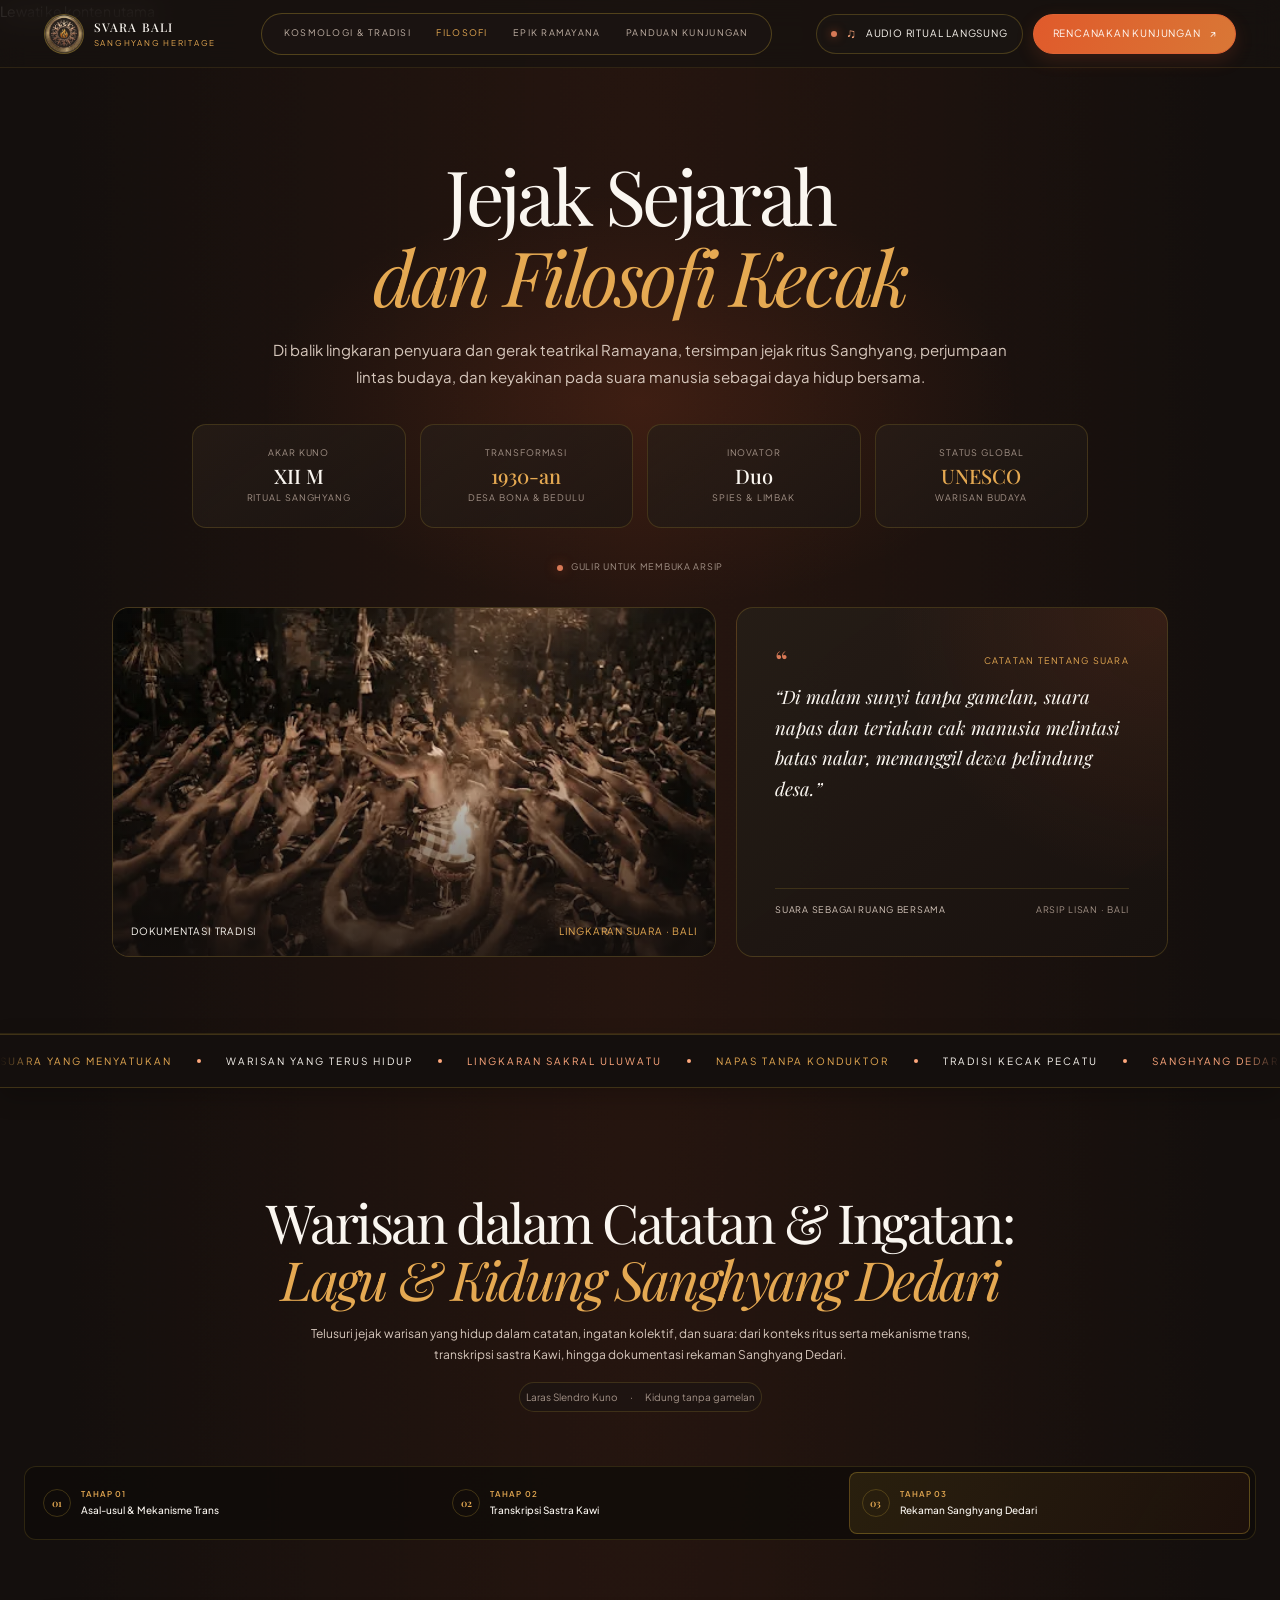
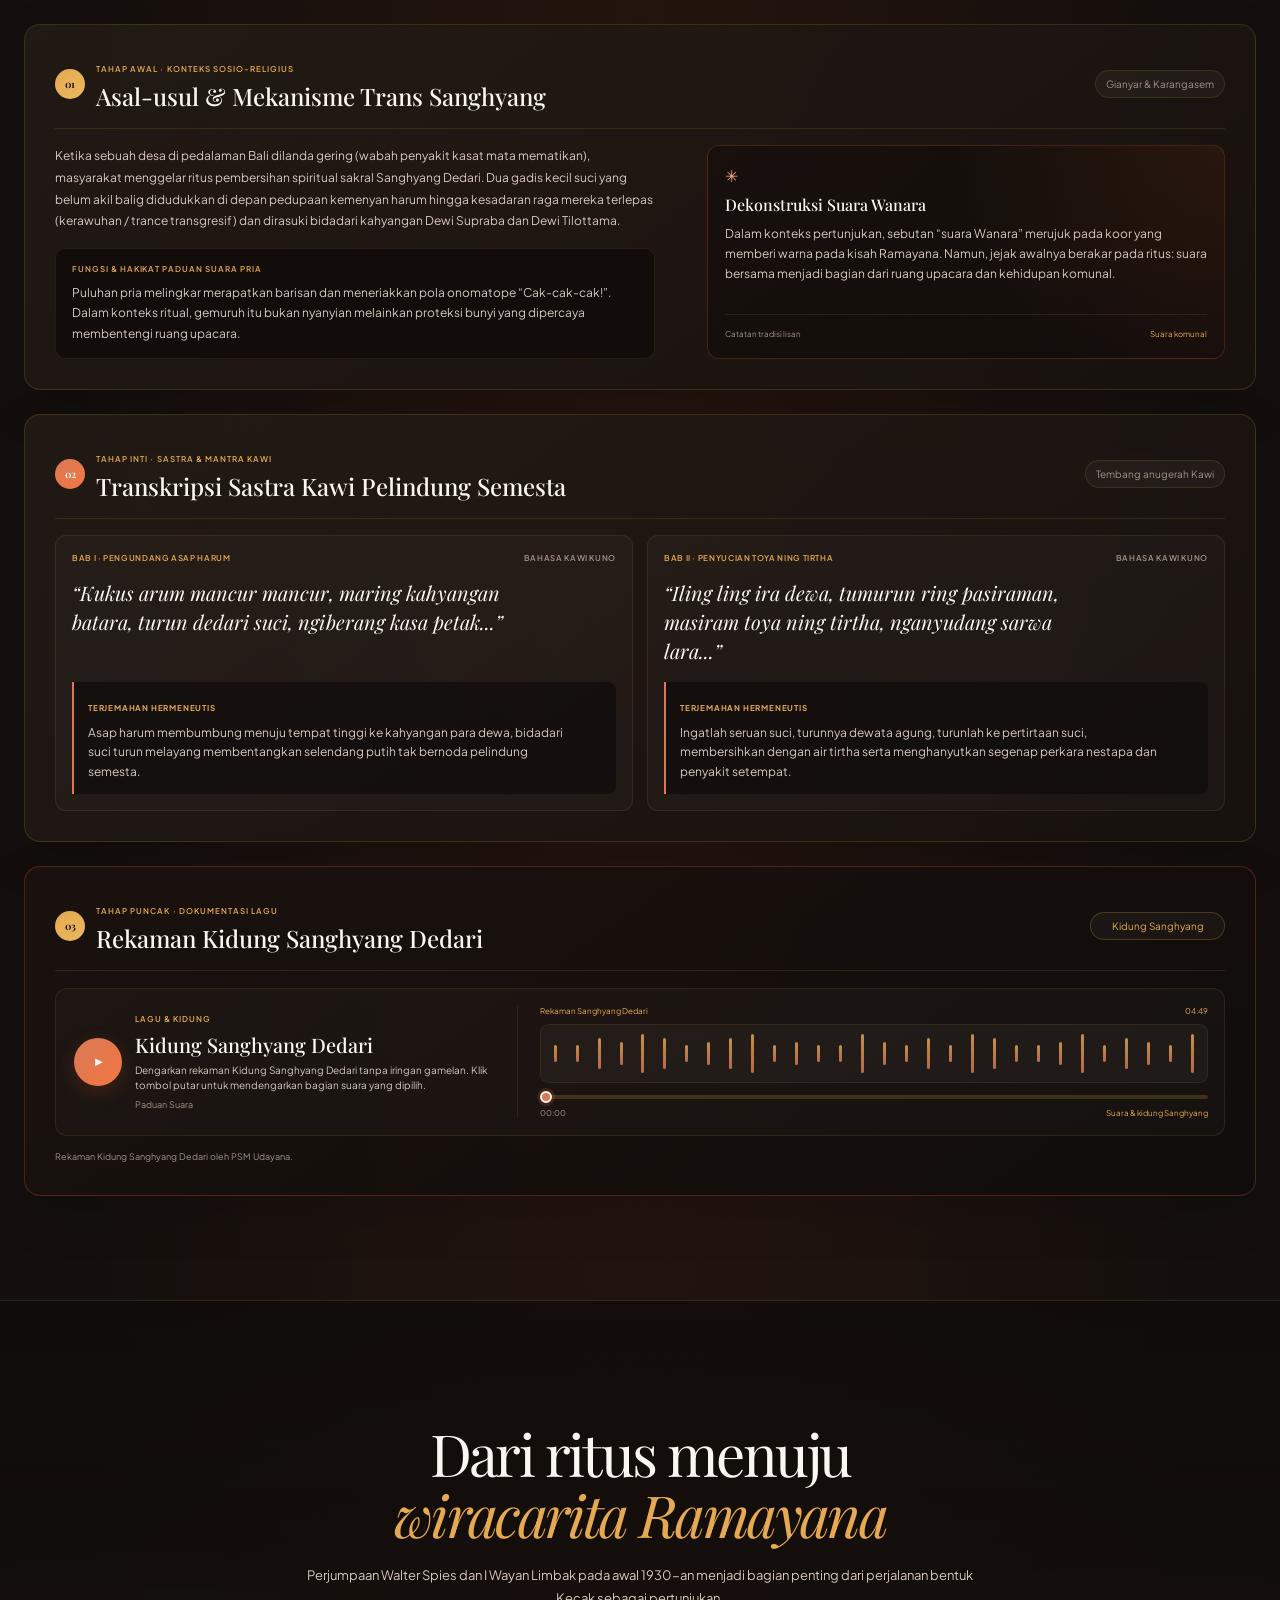
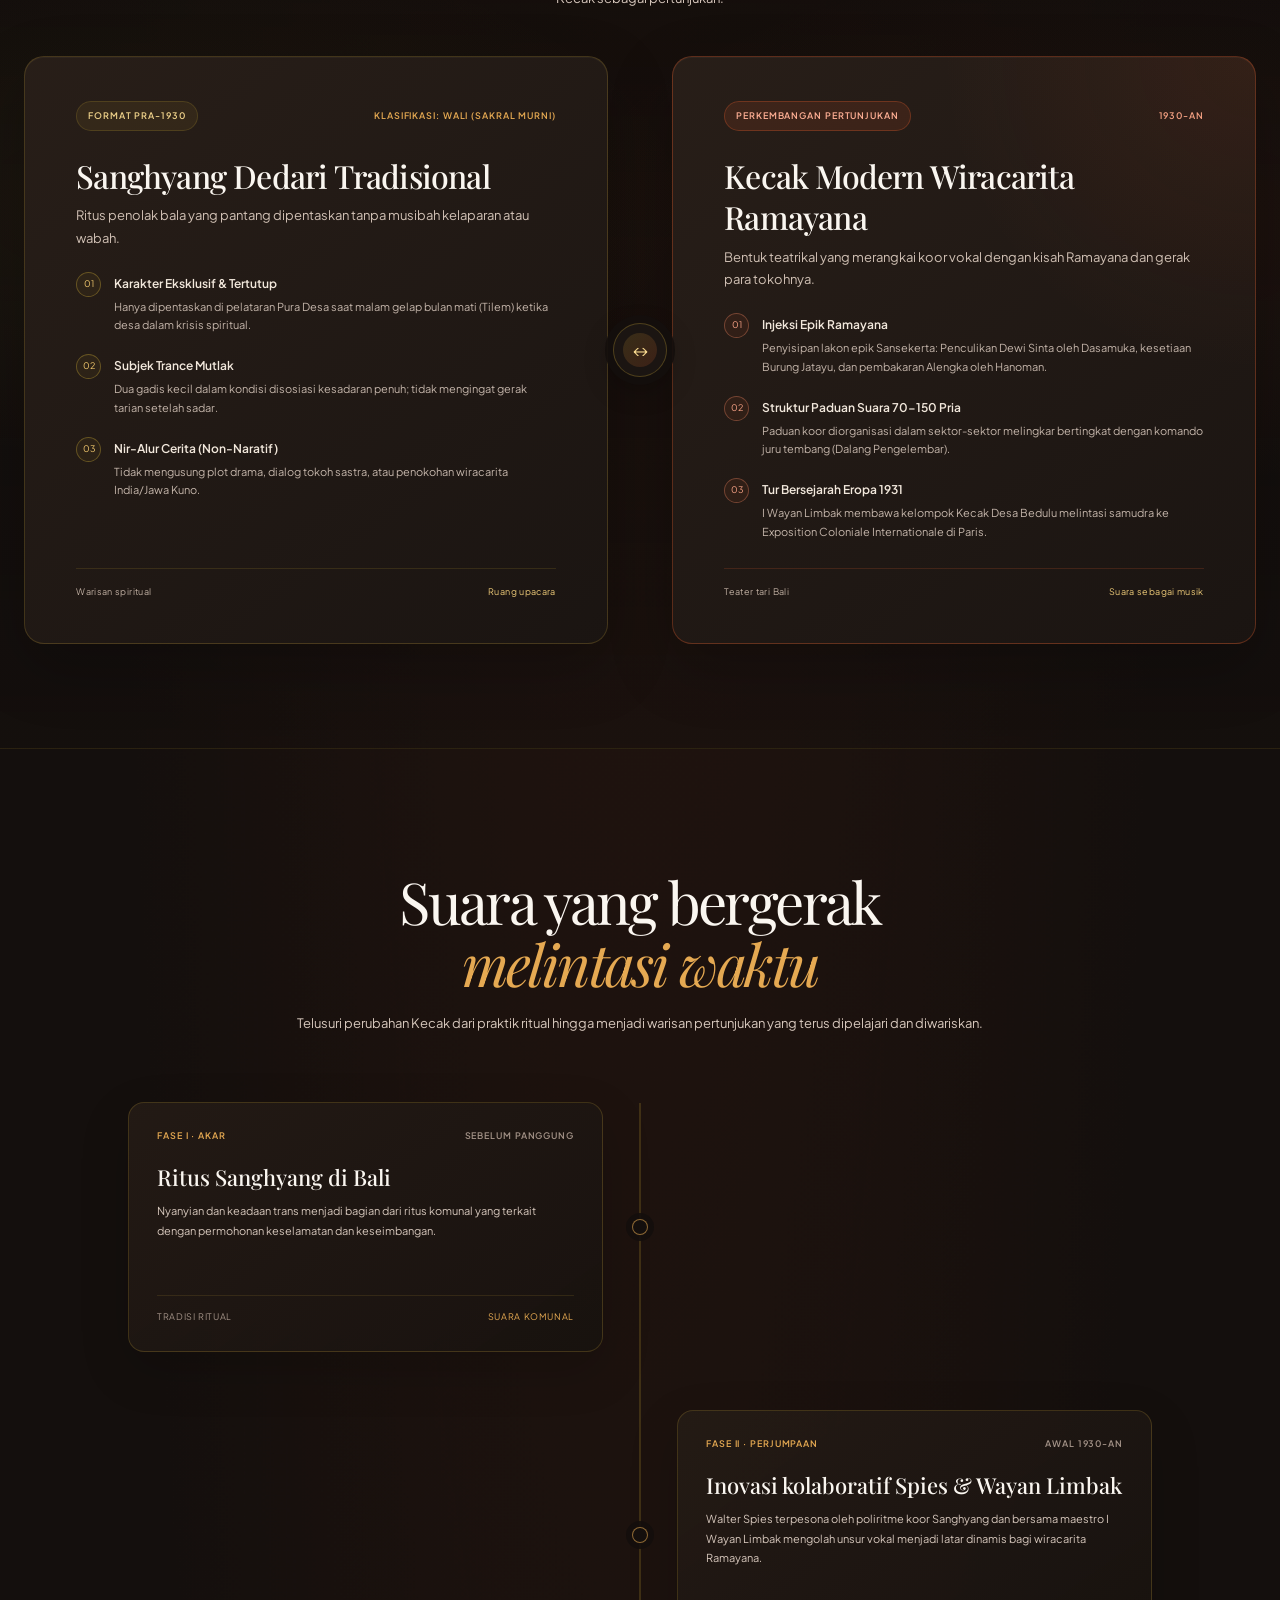
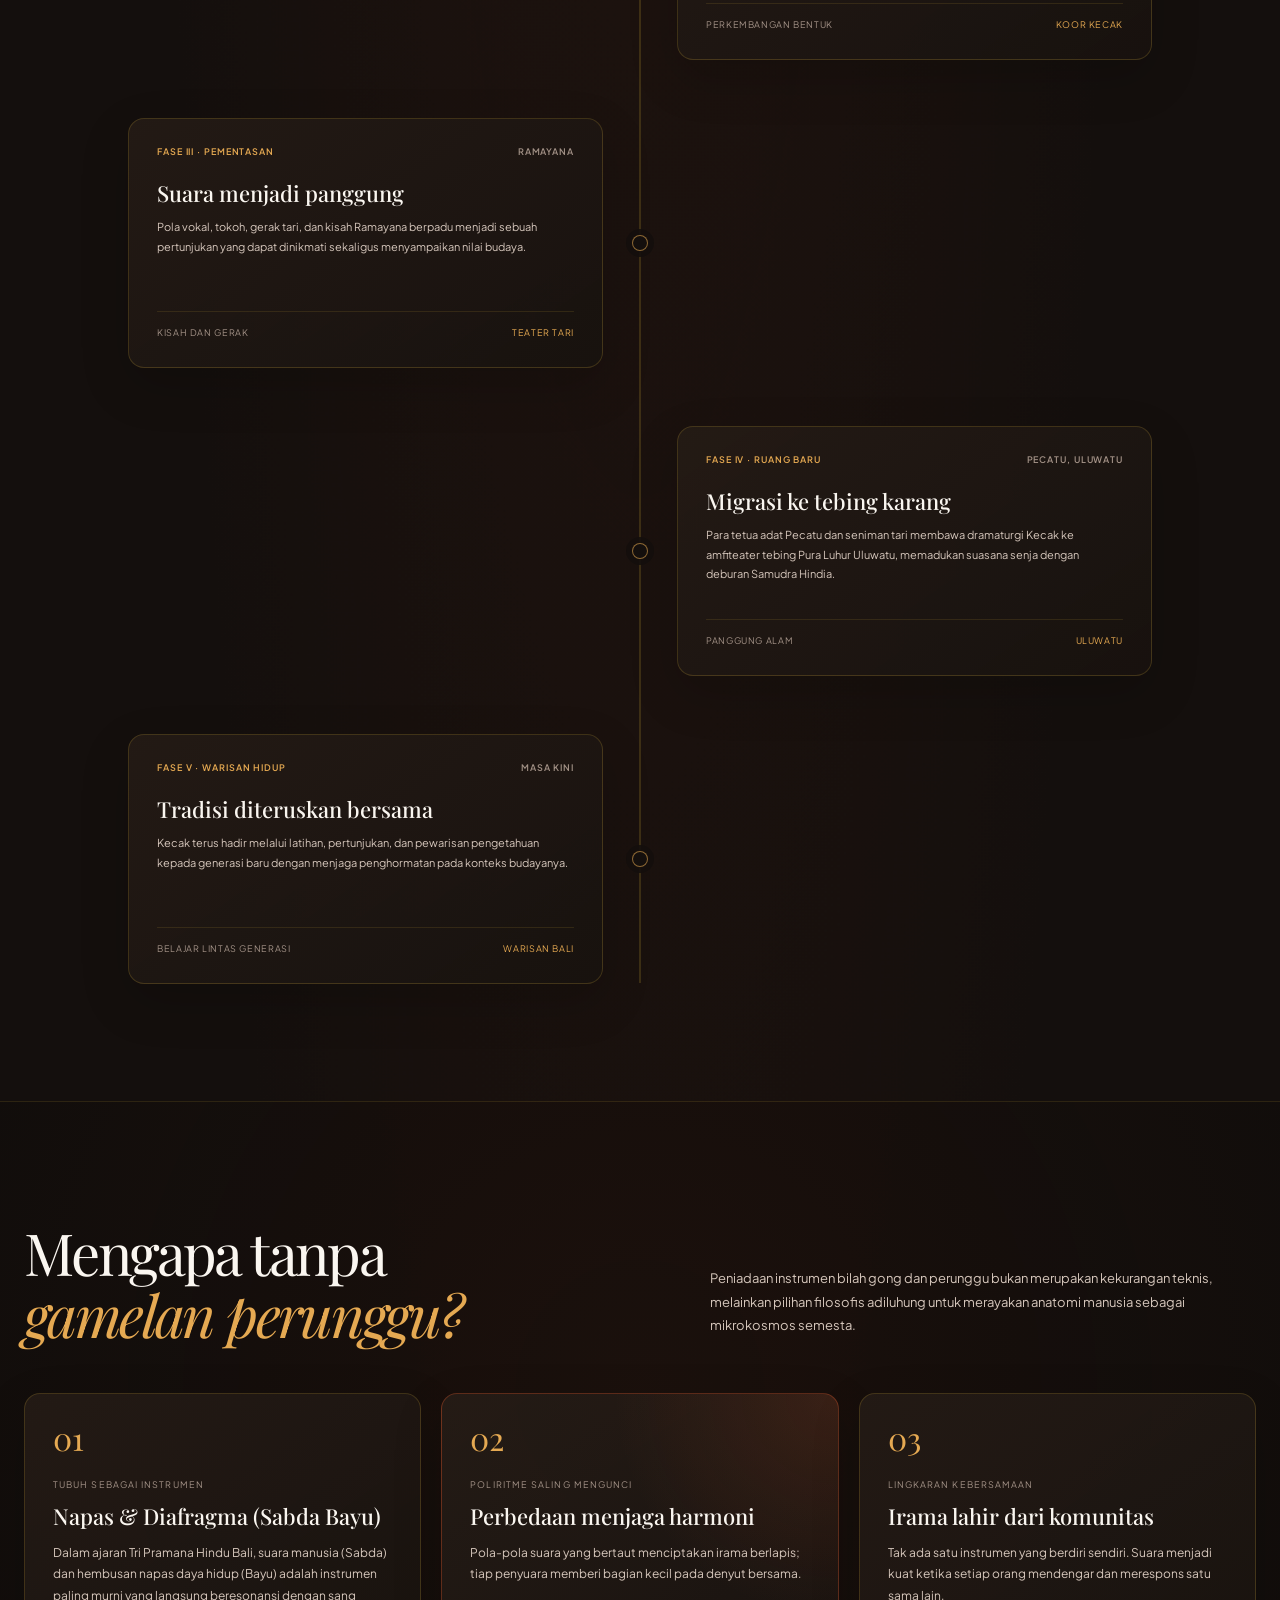
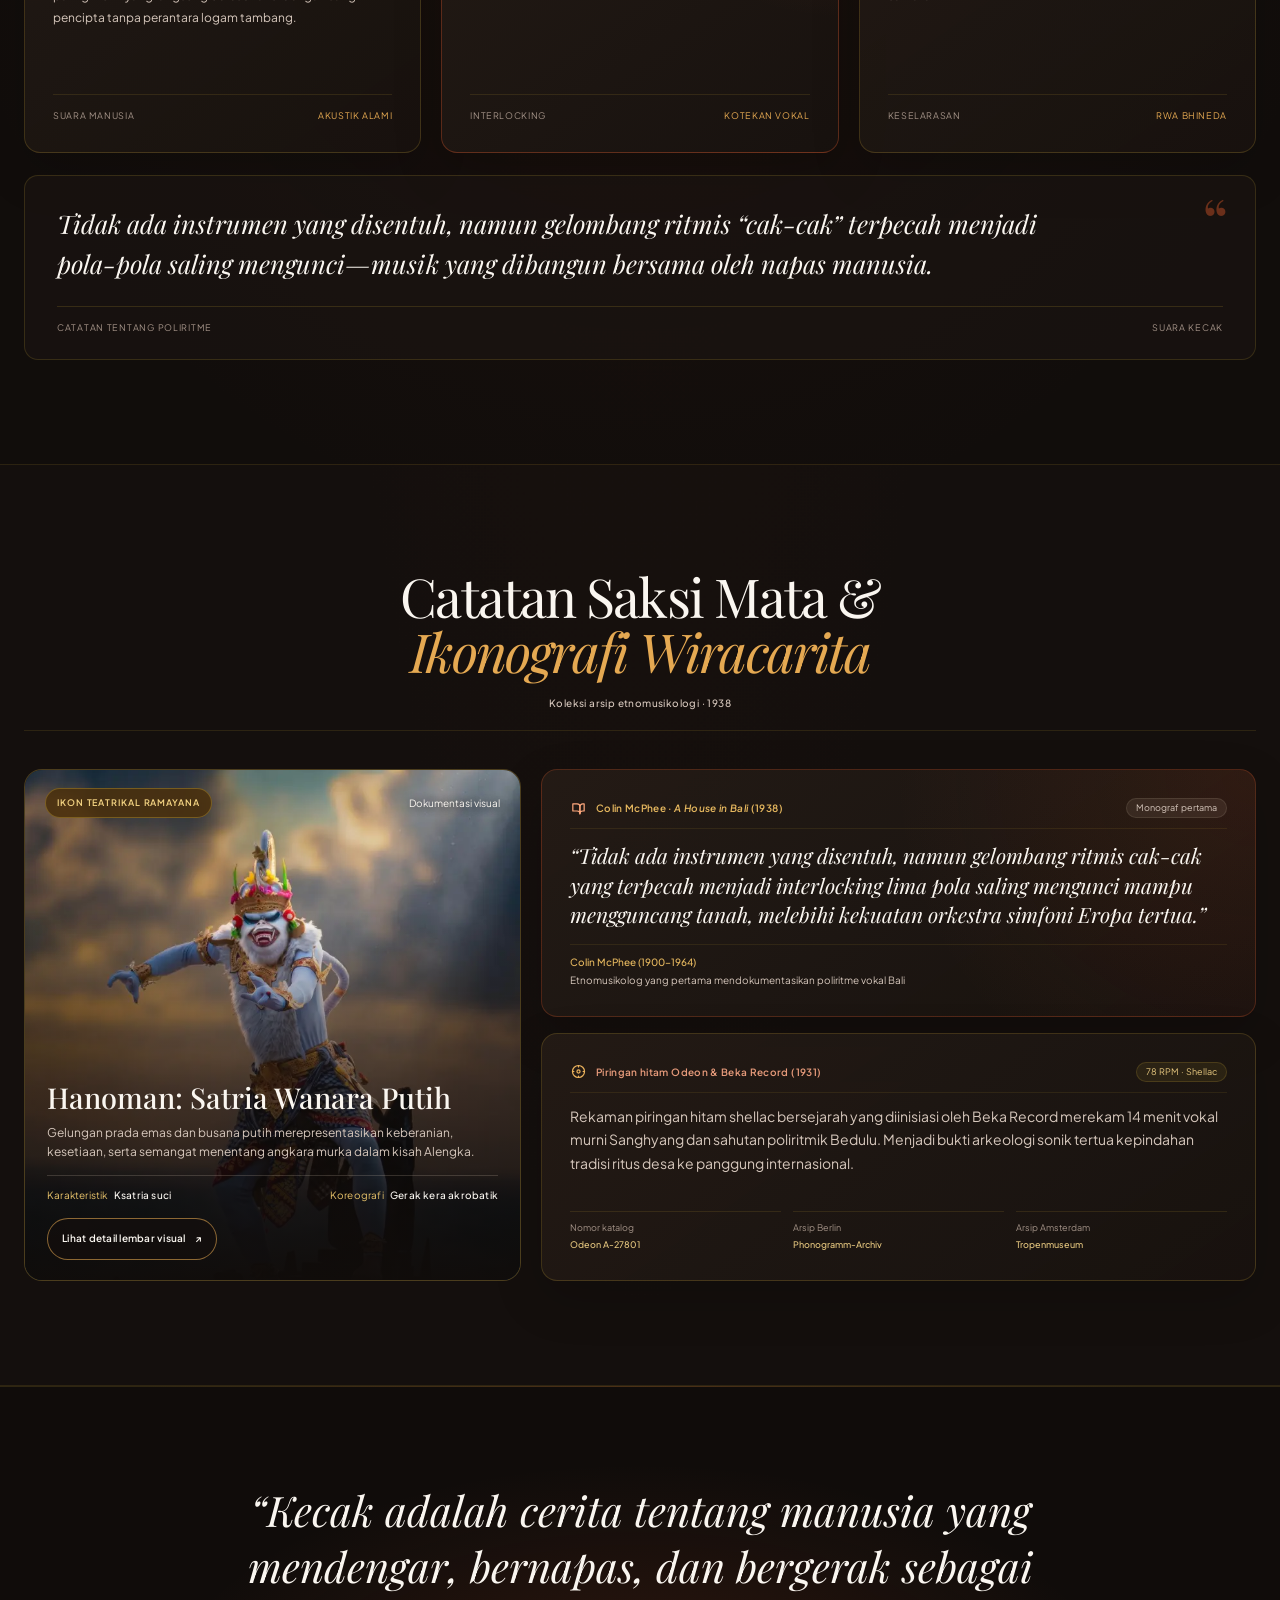
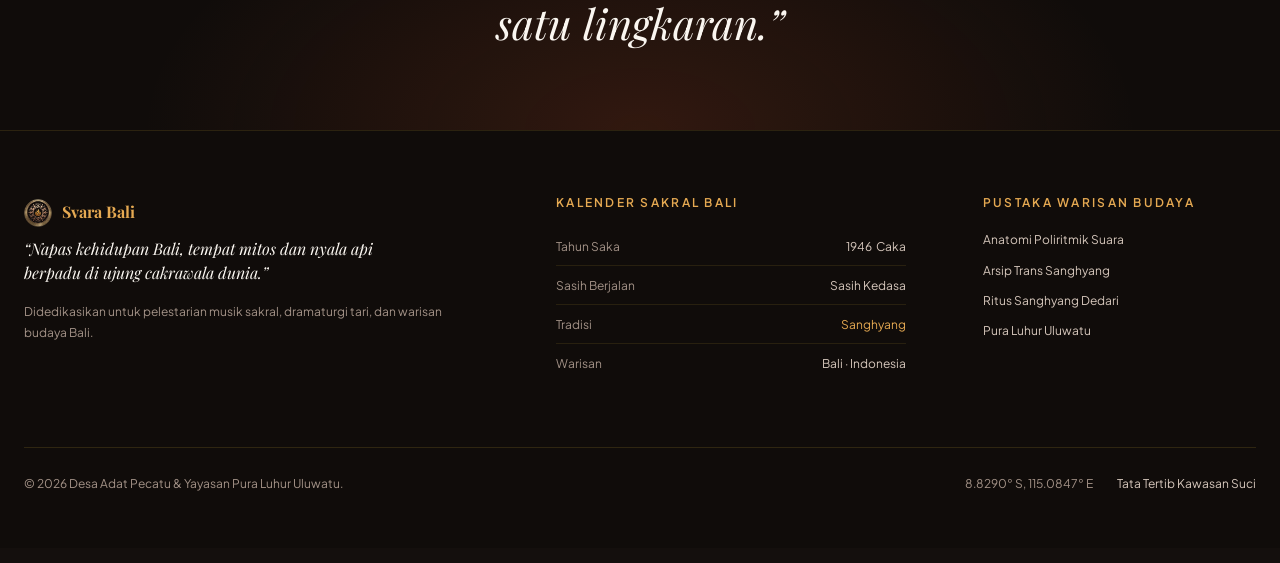
<file: Filosofi.html>
<!doctype html>
<html lang="id">

<head>
    <meta charset="utf-8">
    <meta name="viewport" content="width=device-width, initial-scale=1">
    <meta name="theme-color" content="#140f0d">
    <meta name="description"
        content="Menelusuri akar Sanghyang, sejarah Kecak, dan filosofi suara manusia dalam tradisi Bali.">
    <link rel="canonical" href="Filosofi.html">
    <meta property="og:type" content="article">
    <meta property="og:title" content="Filosofi &amp; Sejarah Kecak — Svara Bali">
    <meta property="og:description" content="Menelusuri akar Sanghyang, sejarah Kecak, dan filosofi suara manusia dalam tradisi Bali.">
    <meta property="og:image" content="assets/pictures/philosophy-circle.webp">
    <meta name="twitter:card" content="summary_large_image">
    <title>Filosofi &amp; Sejarah Kecak — Svara Bali</title>
    <link rel="icon" type="image/webp" href="assets/pictures/heritage-mark.webp">
    <script>document.documentElement.classList.add("has-page-loader");</script>
    <noscript><style>.page-loader{display:none!important}</style></noscript>
    <link rel="preconnect" href="https://fonts.googleapis.com">
    <link rel="preconnect" href="https://fonts.gstatic.com" crossorigin>
    <link
        href="https://fonts.googleapis.com/css2?family=Plus+Jakarta+Sans:wght@300;400;500;600;700&family=Playfair+Display:ital,wght@0,400;0,500;0,600;1,400;1,500&display=swap"
        rel="stylesheet">
    <link rel="stylesheet" href="css/Filosofi.css">
    <link rel="stylesheet" href="css/common.css">
    <script src="JS/script.js" defer></script>
</head>

<body class="filosofi-page">
    <a class="skip-link" href="#main-content">Lewati ke konten utama</a>
    <div class="page-loader" role="status" aria-live="polite" aria-label="Memuat halaman Svara Bali">
        <div class="page-loader-content" aria-hidden="true">
            <span class="brand-mark"><img src="assets/pictures/heritage-mark.webp" alt=""></span>
            <span class="page-loader-brand">Svara Bali</span>
            <span class="page-loader-caption">Sanghyang Heritage</span>
            <span class="page-loader-track"><span></span></span>
        </div>
    </div>
    <div class="custom-cursor" aria-hidden="true">
        <span class="custom-cursor-core"></span>
    </div>
    <header class="site-header">
        <a class="brand" href="index.html#beranda" aria-label="Svara Bali — kembali ke beranda">
            <span class="brand-mark"><img src="assets/pictures/heritage-mark.webp" alt=""></span>
            <span class="brand-copy"><strong>SVARA BALI</strong><small>SANGHYANG HERITAGE</small></span>
        </a>
        <button class="menu-toggle" type="button" aria-label="Buka navigasi" aria-expanded="false"
            aria-controls="primary-nav">
            <span></span><span></span><span></span>
        </button>
        <nav class="nav-pill" id="primary-nav" aria-label="Navigasi utama">
            <a href="index.html#beranda">Kosmologi &amp; Tradisi</a>
            <a class="is-active" href="Filosofi.html" aria-current="page">Filosofi</a>
            <a href="dramaturgi.html">Epik Ramayana</a>
            <a href="panduan.html">Panduan Kunjungan</a>
        </nav>
        <div class="header-actions">
            <button class="audio-trigger" type="button" data-audio-toggle data-global-audio-toggle aria-label="Putar atau jeda audio ritual" aria-pressed="false">
                <span class="status-dot"></span><span class="audio-symbol" aria-hidden="true">♫</span>
                <span data-audio-label>Audio ritual langsung</span>
            </button>
            <a class="button button-primary header-cta" href="panduan.html">
                Rencanakan kunjungan <span aria-hidden="true">↗</span>
            </a>
        </div>
    </header>

    <main id="main-content" class="filosofi-main">
        <section class="history-hero" id="beranda" aria-labelledby="history-title" data-reveal="fade-up">
            <div class="history-hero-glow" aria-hidden="true"></div>
            <div class="history-container">
                <div class="history-hero-copy">
                    <h1 id="history-title">Jejak Sejarah<br><em>dan Filosofi Kecak</em></h1>
                    <p>Di balik lingkaran penyuara dan gerak teatrikal Ramayana, tersimpan jejak ritus Sanghyang,
                        perjumpaan lintas budaya, dan keyakinan pada suara manusia sebagai daya hidup bersama.</p>
                </div>

                <div class="history-metrics" aria-label="Sorotan sejarah Kecak">
                    <article class="history-metric">
                        <span>Akar Kuno</span><strong>XII M</strong><small>Ritual Sanghyang</small>
                    </article>
                    <article class="history-metric">
                        <span>Transformasi</span><strong>1930-an</strong><small>Desa Bona &amp; Bedulu</small>
                    </article>
                    <article class="history-metric">
                        <span>Inovator</span><strong>Duo</strong><small>Spies &amp; Limbak</small>
                    </article>
                    <article class="history-metric">
                        <span>Status Global</span><strong>UNESCO</strong><small>Warisan Budaya</small>
                    </article>
                </div>

                <p class="history-scroll-note"><i aria-hidden="true"></i>Gulir untuk membuka arsip</p>

                <div class="history-archive-intro">
                    <figure class="history-archive-photo">
                        <img src="assets/pictures/philosophy-circle.webp"
                            alt="Penyuara Kecak membentuk lingkaran di sekeliling api dalam pertunjukan senja"
                            fetchpriority="high">
                        <figcaption><span>Dokumentasi tradisi</span><span>Lingkaran suara · Bali</span></figcaption>
                    </figure>
                    <blockquote class="history-archive-quote">
                        <div class="history-quote-heading">
                            <div class="history-quote-meta"><span aria-hidden="true">“</span><span>Catatan tentang
                                    suara</span></div>
                            <p>“Di malam sunyi tanpa gamelan, suara napas dan teriakan cak manusia melintasi batas
                                nalar,
                                memanggil dewa pelindung desa.”</p>
                        </div>
                        <footer><span>Suara sebagai ruang bersama</span><span>Arsip lisan · Bali</span></footer>
                    </blockquote>
                </div>
            </div>
        </section>

        <section class="transition-ribbon" aria-label="Pesan tentang tradisi Kecak" data-reveal="fade-up">
            <div class="transition-ribbon-window">
                <div class="transition-ribbon-track">
                    <div class="transition-ribbon-group">
                        <span>SUARA YANG MENYATUKAN</span><i aria-hidden="true"></i>
                        <span>WARISAN YANG TERUS HIDUP</span><i aria-hidden="true"></i>
                        <span>LINGKARAN SAKRAL ULUWATU</span><i aria-hidden="true"></i>
                        <span>NAPAS TANPA KONDUKTOR</span><i aria-hidden="true"></i>
                        <span>TRADISI KECAK PECATU</span><i aria-hidden="true"></i>
                        <span>SANGHYANG DEDARI</span><i aria-hidden="true"></i>
                        <span>CAK-CAK-CAK</span><i aria-hidden="true"></i>
                        <span>PURA LUHUR ULUWATU</span><i aria-hidden="true"></i>
                    </div>
                    <div class="transition-ribbon-group" aria-hidden="true">
                        <span>SUARA YANG MENYATUKAN</span><i></i>
                        <span>WARISAN YANG TERUS HIDUP</span><i></i>
                        <span>LINGKARAN SAKRAL ULUWATU</span><i></i>
                        <span>NAPAS TANPA KONDUKTOR</span><i></i>
                        <span>TRADISI KECAK PECATU</span><i></i>
                        <span>SANGHYANG DEDARI</span><i></i>
                        <span>CAK-CAK-CAK</span><i></i>
                        <span>PURA LUHUR ULUWATU</span><i></i>
                    </div>
                </div>
            </div>
        </section>

        <section class="history-section sanghyang-section" id="sanghyang" aria-labelledby="sanghyang-title" data-reveal="fade-up">
            <div class="history-container">
                <header class="history-section-heading sanghyang-heading">
                    <h2 id="sanghyang-title">Warisan dalam Catatan &amp; Ingatan:<br><em>Lagu &amp; Kidung Sanghyang
                            Dedari</em></h2>
                    <p>Telusuri jejak warisan yang hidup dalam catatan, ingatan kolektif, dan suara: dari konteks ritus
                        serta mekanisme trans, transkripsi sastra Kawi, hingga dokumentasi rekaman Sanghyang Dedari.</p>
                    <div class="history-topic-pills">
                        <span>Laras Slendro Kuno</span><span aria-hidden="true">·</span>
                        <span>Kidung tanpa gamelan</span>
                    </div>
                </header>

                <nav class="sanghyang-stage-nav" aria-label="Tahapan pembahasan kidung Sanghyang">
                    <a class="sanghyang-stage-link is-active" href="#sanghyang-stage-one" aria-current="location">
                        <span class="sanghyang-stage-number">01</span>
                        <span><small>Tahap 01</small><strong>Asal-usul &amp; Mekanisme Trans</strong></span>
                    </a>
                    <a class="sanghyang-stage-link" href="#sanghyang-stage-two">
                        <span class="sanghyang-stage-number">02</span>
                        <span><small>Tahap 02</small><strong>Transkripsi Sastra Kawi</strong></span>
                    </a>
                    <a class="sanghyang-stage-link" href="#sanghyang-stage-three">
                        <span class="sanghyang-stage-number">03</span>
                        <span><small>Tahap 03</small><strong>Rekaman Sanghyang Dedari</strong></span>
                    </a>
                </nav>

                <article class="sanghyang-stage-panel sanghyang-context-panel" id="sanghyang-stage-one"
                    data-sanghyang-stage aria-labelledby="sanghyang-stage-one-title">
                    <header class="sanghyang-panel-heading">
                        <div class="sanghyang-panel-title">
                            <span class="sanghyang-panel-number">01</span>
                            <div>
                                <span class="sanghyang-panel-kicker">Tahap awal · konteks sosio-religius</span>
                                <h3 id="sanghyang-stage-one-title">Asal-usul &amp; Mekanisme Trans Sanghyang</h3>
                            </div>
                        </div>
                        <span class="sanghyang-panel-tag">Gianyar &amp; Karangasem</span>
                    </header>
                    <div class="sanghyang-context-grid">
                        <div class="sanghyang-context-copy">
                            <p>Ketika sebuah desa di pedalaman Bali dilanda gering (wabah penyakit kasat mata mematikan),
                                masyarakat menggelar ritus pembersihan spiritual sakral Sanghyang Dedari. Dua gadis kecil
                                suci yang belum akil balig didudukkan di depan pedupaan kemenyan harum hingga kesadaran raga
                                mereka terlepas (kerawuhan / trance transgresif) dan dirasuki bidadari kahyangan Dewi Supraba dan Dewi Tilottama.</p>
                            <aside class="sanghyang-function-note">
                                <span class="sanghyang-note-kicker">Fungsi &amp; hakikat paduan suara pria</span>
                                <p>Puluhan pria melingkar merapatkan barisan dan meneriakkan pola onomatope
                                    “Cak-cak-cak!”. Dalam konteks ritual, gemuruh itu bukan nyanyian melainkan
                                    proteksi bunyi yang dipercaya membentengi ruang upacara.</p>
                            </aside>
                        </div>
                        <aside class="sanghyang-voice-note">
                            <span class="sanghyang-voice-spark" aria-hidden="true">✳</span>
                            <h4>Dekonstruksi Suara Wanara</h4>
                            <p>Dalam konteks pertunjukan, sebutan “suara Wanara” merujuk pada koor yang memberi
                                warna pada kisah Ramayana. Namun, jejak awalnya berakar pada ritus: suara bersama
                                menjadi bagian dari ruang upacara dan kehidupan komunal.</p>
                            <div class="sanghyang-note-source"><span>Catatan tradisi lisan</span><span>Suara komunal</span></div>
                        </aside>
                    </div>
                </article>

                <article class="sanghyang-stage-panel sanghyang-text-panel" id="sanghyang-stage-two"
                    data-sanghyang-stage aria-labelledby="sanghyang-stage-two-title">
                    <header class="sanghyang-panel-heading">
                        <div class="sanghyang-panel-title">
                            <span class="sanghyang-panel-number is-ember">02</span>
                            <div>
                                <span class="sanghyang-panel-kicker">Tahap inti · sastra &amp; mantra Kawi</span>
                                <h3 id="sanghyang-stage-two-title">Transkripsi Sastra Kawi Pelindung Semesta</h3>
                            </div>
                        </div>
                        <span class="sanghyang-panel-tag">Tembang anugerah Kawi</span>
                    </header>
                    <div class="sanghyang-verse-grid">
                        <article class="sanghyang-verse-card">
                            <div class="sanghyang-verse-meta"><span>Bab I · Pengundang asap harum</span><span>Bahasa
                                    Kawi Kuno</span></div>
                            <blockquote>“Kukus arum mancur mancur, maring kahyangan batara, turun dedari suci,
                                ngiberang kasa petak...”</blockquote>
                            <div class="sanghyang-translation">
                                <strong>Terjemahan hermeneutis</strong>
                                <p>Asap harum membumbung menuju tempat tinggi ke kahyangan para dewa, bidadari suci
                                    turun melayang membentangkan selendang putih tak bernoda pelindung semesta.</p>
                            </div>
                        </article>
                        <article class="sanghyang-verse-card">
                            <div class="sanghyang-verse-meta"><span>Bab II · Penyucian toya ning
                                    tirtha</span><span>Bahasa Kawi Kuno</span></div>
                            <blockquote>“Iling ling ira dewa, tumurun ring pasiraman, masiram toya ning tirtha,
                                nganyudang sarwa lara...”</blockquote>
                            <div class="sanghyang-translation">
                                <strong>Terjemahan hermeneutis</strong>
                                <p>Ingatlah seruan suci, turunnya dewata agung, turunlah ke pertirtaan suci,
                                    membersihkan dengan air tirtha serta menghanyutkan segenap perkara nestapa dan
                                    penyakit setempat.</p>
                            </div>
                        </article>
                    </div>
                </article>

                <article class="sanghyang-stage-panel sanghyang-audio-panel" id="sanghyang-stage-three"
                    data-sanghyang-stage aria-labelledby="sanghyang-stage-three-title">
                    <header class="sanghyang-panel-heading">
                        <div class="sanghyang-panel-title">
                            <span class="sanghyang-panel-number">03</span>
                            <div>
                                <span class="sanghyang-panel-kicker">Tahap puncak · dokumentasi lagu</span>
                                <h3 id="sanghyang-stage-three-title">Rekaman Kidung Sanghyang Dedari</h3>
                            </div>
                        </div>
                        <div class="sanghyang-audio-tags"><span>Kidung Sanghyang</span></div>
                    </header>
                    <div class="sanghyang-player">
                        <div class="sanghyang-player-copy">
                            <button class="audio-play sanghyang-player-button" type="button" data-local-audio-toggle
                                aria-label="Putar Kidung Sanghyang Dedari" aria-pressed="false">
                                <span class="play-glyph" aria-hidden="true">▶</span>
                            </button>
                            <div class="sanghyang-track-copy">
                                <span class="sanghyang-track-eyebrow">Lagu &amp; kidung</span>
                                <strong data-audio-label>Kidung Sanghyang Dedari</strong>
                                <p>Dengarkan rekaman Kidung Sanghyang Dedari tanpa iringan gamelan. Klik tombol putar untuk mendengarkan bagian suara yang dipilih.</p>
                                <span>Paduan Suara</span>
                            </div>
                        </div>
                        <div class="sanghyang-wave-wrap">
                            <div class="sanghyang-wave-label"><span>Rekaman Sanghyang Dedari</span><span
                                    data-audio-duration>--:--</span></div>
                            <div class="sanghyang-waveform" aria-hidden="true">
                                <i></i><i></i><i></i><i></i><i></i><i></i><i></i><i></i><i></i><i></i>
                                <i></i><i></i><i></i><i></i><i></i><i></i><i></i><i></i><i></i><i></i>
                                <i></i><i></i><i></i><i></i><i></i><i></i><i></i><i></i><i></i><i></i>
                            </div>
                            <input class="sanghyang-audio-seek" type="range" min="0" max="100" value="0" step="0.1"
                                aria-label="Posisi audio Kidung Sanghyang Dedari" disabled>
                            <div class="sanghyang-player-meta"><span data-audio-current-time>00:00</span><span>Suara
                                    &amp; kidung Sanghyang</span></div>
                        </div>
                    </div>
                    <p class="sanghyang-audio-disclaimer">Rekaman Kidung Sanghyang Dedari oleh PSM Udayana.</p>
                </article>
            </div>
        </section>

        <section class="history-section evolution-section" id="evolusi" aria-labelledby="evolution-title" data-reveal="fade-up">
            <div class="history-container">
                <header class="history-section-heading">
                    <h2 id="evolution-title">Dari ritus menuju<br><em>wiracarita Ramayana</em></h2>
                    <p>Perjumpaan Walter Spies dan I Wayan Limbak pada awal 1930-an menjadi bagian penting dari
                        perjalanan bentuk Kecak sebagai pertunjukan.</p>
                </header>
                <div class="history-compare-grid">
                    <article class="history-compare-card history-compare-traditional">
                        <div class="history-card-meta"><span>FORMAT PRA-1930</span><span>Klasifikasi: Wali (Sakral
                                Murni)</span></div>
                        <h3>Sanghyang Dedari Tradisional</h3>
                        <p class="history-compare-lede">Ritus penolak bala yang pantang dipentaskan tanpa musibah
                            kelaparan atau wabah.</p>
                        <ul>
                            <li><span>01</span>
                                <div><strong>Karakter Eksklusif & Tertutup</strong>
                                    <p>Hanya dipentaskan di pelataran Pura Desa saat malam gelap bulan mati (Tilem)
                                        ketika desa dalam krisis spiritual.</p>
                                </div>
                            </li>
                            <li><span>02</span>
                                <div><strong>Subjek Trance Mutlak</strong>
                                    <p>Dua gadis kecil dalam kondisi disosiasi kesadaran penuh; tidak mengingat gerak
                                        tarian setelah sadar.</p>
                                </div>
                            </li>
                            <li><span>03</span>
                                <div><strong>Nir-Alur Cerita (Non-Naratif)</strong>
                                    <p>Tidak mengusung plot drama, dialog tokoh sastra, atau penokohan wiracarita
                                        India/Jawa Kuno.</p>
                                </div>
                            </li>
                        </ul>
                        <div class="history-card-foot"><span>Warisan spiritual</span><span>Ruang upacara</span></div>
                    </article>
                    <div class="history-compare-bridge" aria-hidden="true"><span>↔</span><i></i></div>
                    <article class="history-compare-card history-compare-modern">
                        <div class="history-card-meta"><span>Perkembangan pertunjukan</span><span>1930-an</span></div>
                        <h3>Kecak Modern Wiracarita Ramayana</h3>
                        <p class="history-compare-lede">Bentuk teatrikal yang merangkai koor vokal dengan kisah
                            Ramayana dan gerak para tokohnya.</p>
                        <ul>
                            <li><span>01</span>
                                <div class="history-compare-text"><strong>Injeksi Epik Ramayana</strong>
                                    <p>Penyisipan lakon epik Sansekerta: Penculikan Dewi Sinta oleh Dasamuka, kesetiaan
                                        Burung Jatayu, dan pembakaran Alengka oleh Hanoman.</p>
                                </div>
                            </li>
                            <li><span>02</span>
                                <div><strong>Struktur Paduan Suara 70-150 Pria</strong>
                                    <p>Paduan koor diorganisasi dalam sektor-sektor melingkar bertingkat dengan komando
                                        juru tembang (Dalang Pengelembar).</p>
                                </div>
                            </li>
                            <li><span>03</span>
                                <div><strong>Tur Bersejarah Eropa 1931</strong>
                                    <p>I Wayan Limbak membawa kelompok Kecak Desa Bedulu melintasi samudra ke Exposition
                                        Coloniale Internationale di Paris.</p>
                                </div>
                            </li>
                        </ul>
                        <div class="history-card-foot"><span>Teater tari Bali</span><span>Suara sebagai musik</span></div>
                    </article>
                </div>
            </div>
        </section>

        <section class="history-section timeline-section" id="linimasa" aria-labelledby="timeline-title" data-reveal="fade-up">
            <div class="history-container">
                <header class="history-section-heading">
                    <h2 id="timeline-title">Suara yang bergerak<br><em>melintasi waktu</em></h2>
                    <p>Telusuri perubahan Kecak dari praktik ritual hingga menjadi warisan pertunjukan yang terus
                        dipelajari dan diwariskan.</p>
                </header>

                <div class="history-timeline" data-history-timeline>
                    <div class="history-timeline-spine" aria-hidden="true">
                        <span class="history-timeline-spine-fill"></span>
                    </div>
                    <article class="history-timeline-event is-left" data-timeline-step>
                        <div class="history-timeline-card">
                            <div class="history-card-meta"><span>Fase I · Akar</span><span>Sebelum panggung</span></div>
                            <h3>Ritus Sanghyang di Bali</h3>
                            <p>Nyanyian dan keadaan trans menjadi bagian dari ritus komunal yang terkait dengan
                                permohonan keselamatan dan keseimbangan.</p>
                            <div class="history-card-foot"><span>Tradisi ritual</span><span>Suara komunal</span></div>
                        </div>
                        <span class="history-timeline-marker" aria-hidden="true"></span><span
                            class="history-timeline-spacer" aria-hidden="true"></span>
                    </article>
                    <article class="history-timeline-event is-right" data-timeline-step>
                        <span class="history-timeline-spacer" aria-hidden="true"></span><span
                            class="history-timeline-marker" aria-hidden="true"></span>
                        <div class="history-timeline-card">
                            <div class="history-card-meta"><span>Fase II · Perjumpaan</span><span>Awal 1930-an</span>
                            </div>
                            <h3>Inovasi kolaboratif Spies &amp; Wayan Limbak</h3>
                            <p>Walter Spies terpesona oleh poliritme koor Sanghyang dan bersama maestro I Wayan Limbak
                                mengolah unsur vokal menjadi latar dinamis bagi wiracarita Ramayana.</p>
                            <div class="history-card-foot"><span>Perkembangan bentuk</span><span>Koor Kecak</span></div>
                        </div>
                    </article>
                    <article class="history-timeline-event is-left" data-timeline-step>
                        <div class="history-timeline-card">
                            <div class="history-card-meta"><span>Fase III · Pementasan</span><span>Ramayana</span></div>
                            <h3>Suara menjadi panggung</h3>
                            <p>Pola vokal, tokoh, gerak tari, dan kisah Ramayana berpadu menjadi sebuah pertunjukan
                                yang dapat dinikmati sekaligus menyampaikan nilai budaya.</p>
                            <div class="history-card-foot"><span>Kisah dan gerak</span><span>Teater tari</span></div>
                        </div>
                        <span class="history-timeline-marker" aria-hidden="true"></span><span
                            class="history-timeline-spacer" aria-hidden="true"></span>
                    </article>
                    <article class="history-timeline-event is-right" data-timeline-step>
                        <span class="history-timeline-spacer" aria-hidden="true"></span><span
                            class="history-timeline-marker" aria-hidden="true"></span>
                        <div class="history-timeline-card">
                            <div class="history-card-meta"><span>Fase IV · Ruang baru</span><span>Pecatu, Uluwatu</span>
                            </div>
                            <h3>Migrasi ke tebing karang</h3>
                            <p>Para tetua adat Pecatu dan seniman tari membawa dramaturgi Kecak ke amfiteater tebing
                                Pura Luhur Uluwatu, memadukan suasana senja dengan deburan Samudra Hindia.</p>
                            <div class="history-card-foot"><span>Panggung alam</span><span>Uluwatu</span></div>
                        </div>
                    </article>
                    <article class="history-timeline-event is-left" data-timeline-step>
                        <div class="history-timeline-card">
                            <div class="history-card-meta"><span>Fase V · Warisan hidup</span><span>Masa kini</span>
                            </div>
                            <h3>Tradisi diteruskan bersama</h3>
                            <p>Kecak terus hadir melalui latihan, pertunjukan, dan pewarisan pengetahuan kepada
                                generasi baru dengan menjaga penghormatan pada konteks budayanya.</p>
                            <div class="history-card-foot"><span>Belajar lintas generasi</span><span>Warisan Bali</span>
                            </div>
                        </div>
                        <span class="history-timeline-marker" aria-hidden="true"></span><span
                            class="history-timeline-spacer" aria-hidden="true"></span>
                    </article>
                </div>
            </div>
        </section>

        <section class="history-section no-gamelan-section" id="tanpa-gamelan" aria-labelledby="no-gamelan-title" data-reveal="fade-up">
            <div class="history-container">
                <header class="history-no-gamelan-heading">
                    <div>
                        <h2 id="no-gamelan-title">Mengapa tanpa<br><em>gamelan perunggu?</em></h2>
                    </div>
                    <p>Peniadaan instrumen bilah gong dan perunggu bukan merupakan kekurangan teknis, melainkan pilihan
                        filosofis adiluhung untuk merayakan anatomi manusia sebagai mikrokosmos semesta.</p>
                </header>
                <div class="history-no-gamelan-grid">
                    <article class="history-principle-card">
                        <span class="history-principle-index">01</span>
                        <span class="history-card-label">Tubuh sebagai instrumen</span>
                        <h3>Napas & Diafragma (Sabda Bayu)</h3>
                        <p>Dalam ajaran Tri Pramana Hindu Bali, suara manusia (Sabda) dan hembusan napas daya hidup
                            (Bayu) adalah instrumen paling murni yang langsung beresonansi dengan sang pencipta tanpa
                            perantara logam tambang.</p>
                        <div class="history-card-foot"><span>Suara manusia</span><span>Akustik alami</span></div>
                    </article>
                    <article class="history-principle-card history-principle-feature">
                        <span class="history-principle-index">02</span>
                        <span class="history-card-label">Poliritme saling mengunci</span>
                        <h3>Perbedaan menjaga harmoni</h3>
                        <p>Pola-pola suara yang bertaut menciptakan irama berlapis; tiap penyuara memberi bagian
                            kecil pada denyut bersama.</p>
                        <div class="history-card-foot"><span>Interlocking</span><span>Kotekan vokal</span></div>
                    </article>
                    <article class="history-principle-card">
                        <span class="history-principle-index">03</span>
                        <span class="history-card-label">Lingkaran kebersamaan</span>
                        <h3>Irama lahir dari komunitas</h3>
                        <p>Tak ada satu instrumen yang berdiri sendiri. Suara menjadi kuat ketika setiap orang
                            mendengar dan merespons satu sama lain.</p>
                        <div class="history-card-foot"><span>Keselarasan</span><span>Rwa Bhineda</span></div>
                    </article>
                </div>
                <blockquote class="history-no-gamelan-quote">
                    <span aria-hidden="true">“</span>
                    <p>Tidak ada instrumen yang disentuh, namun gelombang ritmis “cak-cak” terpecah menjadi pola-pola
                        saling mengunci—musik yang dibangun bersama oleh napas manusia.</p>
                    <footer><span>Catatan tentang poliritme</span><span>Suara Kecak</span></footer>
                </blockquote>
            </div>
        </section>

        <section class="history-section archive-section" id="arsip" aria-labelledby="archive-title" data-reveal="fade-up">
            <div class="history-container">
                <header class="history-archive-heading">
                    <h2 id="archive-title">Catatan Saksi Mata &amp;<br><em>Ikonografi Wiracarita</em></h2>
                    <span class="history-archive-edition">Koleksi arsip etnomusikologi · 1938</span>
                </header>
                <div class="history-documentation">
                    <figure class="history-hanoman-card">
                        <img src="assets/pictures/hanoman-archive.webp"
                            alt="Hanoman, satria wanara putih, dalam busana dan tata rias pertunjukan Kecak" width="768"
                            height="1024" loading="lazy" decoding="async">
                        <div class="history-hanoman-topline">
                            <span>Ikon teatrikal Ramayana</span>
                            <span>Dokumentasi visual</span>
                        </div>
                        <figcaption>
                            <h3>Hanoman: Satria Wanara Putih</h3>
                            <p>Gelungan prada emas dan busana putih merepresentasikan keberanian, kesetiaan, serta
                                semangat menentang angkara murka dalam kisah Alengka.</p>
                            <div class="history-hanoman-details">
                                <span>Karakteristik <strong>Ksatria suci</strong></span>
                                <span>Koreografi <strong>Gerak kera akrobatik</strong></span>
                            </div>
                            <button class="history-archive-open" type="button" data-archive-open
                                aria-haspopup="dialog" aria-controls="archive-viewer">
                                Lihat detail lembar visual <span aria-hidden="true">↗</span>
                            </button>
                        </figcaption>
                    </figure>
                    <div class="history-documentation-notes">
                        <article class="history-archive-note">
                            <header class="history-archive-note-heading">
                                <div class="history-archive-source">
                                    <svg viewBox="0 0 24 24" aria-hidden="true">
                                        <path d="M4 5.5h6a4 4 0 0 1 4 4v10a4 4 0 0 0-4-4H4z"></path>
                                        <path d="M20 5.5h-2a4 4 0 0 0-4 4v10a4 4 0 0 1 4-4h2z"></path>
                                    </svg>
                                    <span>Colin McPhee · <i>A House in Bali</i> (1938)</span>
                                </div>
                                <span class="history-archive-pill">Monograf pertama</span>
                            </header>
                            <blockquote>“Tidak ada instrumen yang disentuh, namun gelombang
                                ritmis cak-cak yang terpecah menjadi interlocking lima pola
                                saling mengunci mampu mengguncang tanah, melebihi
                                kekuatan orkestra simfoni Eropa tertua.”</blockquote>
                            <footer>
                                <strong>Colin McPhee (1900–1964)</strong>
                                <span>Etnomusikolog yang pertama mendokumentasikan poliritme vokal Bali</span>
                            </footer>
                        </article>
                        <article class="history-catalog-card">
                            <header class="history-archive-note-heading">
                                <div class="history-archive-source is-record">
                                    <svg viewBox="0 0 24 24" aria-hidden="true">
                                        <circle cx="12" cy="12" r="8.5"></circle>
                                        <circle cx="12" cy="12" r="2.2"></circle>
                                        <path d="M12 3.5v2M20.5 12h-2M12 20.5v-2M3.5 12h2"></path>
                                    </svg>
                                    <span>Piringan hitam Odeon &amp; Beka Record (1931)</span>
                                </div>
                                <span class="history-archive-pill is-gold">78 RPM · Shellac</span>
                            </header>
                            <p class="history-catalog-copy">Rekaman piringan hitam shellac bersejarah yang diinisiasi oleh Beka Record merekam 14 menit vokal murni Sanghyang dan sahutan poliritmik Bedulu. Menjadi bukti arkeologi sonik tertua kepindahan tradisi ritus desa ke panggung internasional.</p>
                            <div class="history-catalog-list">
                                <div><span>Nomor katalog</span><strong>Odeon A-27801</strong></div>
                                <div><span>Arsip Berlin</span><strong>Phonogramm-Archiv</strong></div>
                                <div><span>Arsip Amsterdam</span><strong>Tropenmuseum</strong></div>
                            </div>
                        </article>
                    </div>
                </div>
                <dialog class="history-archive-viewer" id="archive-viewer" aria-labelledby="archive-viewer-title">
                    <div class="history-archive-viewer-inner">
                        <header class="history-archive-viewer-heading">
                            <div>
                                <span>Detail objek · Ikonografi Ramayana</span>
                                <h3 id="archive-viewer-title">Hanoman, Satria Wanara Putih</h3>
                            </div>
                            <button class="history-archive-viewer-close" type="button" data-archive-close
                                aria-label="Tutup detail lembar visual"><svg viewBox="0 0 24 24" aria-hidden="true" focusable="false">
                                    <path d="M6 6l12 12M18 6L6 18" />
                                </svg></button>
                        </header>
                        <div class="history-archive-viewer-content">
                            <figure class="history-archive-viewer-figure">
                                <img src="assets/pictures/hanoman-archive.webp"
                                    alt="Detail busana dan tata rias Hanoman dalam dokumentasi visual pertunjukan Kecak"
                                    width="768" height="1024">
                                <figcaption>Hanoman · ikon kesetiaan, keberanian, dan kecerdikan</figcaption>
                            </figure>
                            <div class="history-archive-viewer-notes">
                                <span class="history-archive-viewer-kicker">Lembar visual · Karakter Ramayana</span>
                                <h4>Utusan Rama dari garis keturunan Bayu</h4>
                                <p>Hanoman hadir sebagai jembatan antara dunia manusia, alam wanara, dan kekuatan ilahi. Dalam pementasan Kecak, karakter ini dikenali melalui tubuh putih, ekspresi lincah, serta gerak akrobatik yang memecah ketegangan adegan.</p>
                                <div class="history-archive-facts" aria-label="Informasi karakter Hanoman">
                                    <div><span>Peran dramatik</span><strong>Utusan &amp; pelindung Sinta</strong></div>
                                    <div><span>Watak utama</span><strong>Setia · berani · jenaka</strong></div>
                                    <div><span>Unsur visual</span><strong>Busana putih · gelungan · ekor</strong></div>
                                    <div><span>Energi gerak</span><strong>Loncat · merunduk · menyelinap</strong></div>
                                </div>
                                <section class="history-archive-symbolism" aria-labelledby="hanoman-symbol-title">
                                    <span id="hanoman-symbol-title">Makna simbolik</span>
                                    <p>Warna putih menandai kesucian niat. Gerak yang spontan menggambarkan kecerdasan adaptif Hanoman saat menembus taman, benteng, dan kobaran api Alengka.</p>
                                </section>
                                <dl>
                                    <div><dt>Adegan kunci</dt><dd>Pertemuan dengan Dewi Sinta di Taman Asoka</dd></div>
                                    <div><dt>Perkembangan cerita</dt><dd>Membawa cincin Rama, lalu memantik Hanoman Obong</dd></div>
                                    <div><dt>Catatan arsip</dt><dd>Dokumentasi visual pertunjukan Kecak; tanggal dan pencipta foto tidak tercatat.</dd></div>
                                </dl>
                            </div>
                        </div>
                    </div>
                </dialog>
            </div>
        </section>

        <section class="history-closing" data-reveal="fade-up">
            <div class="history-closing-inner">
                <p>“Kecak adalah cerita tentang manusia yang mendengar, bernapas, dan bergerak sebagai satu lingkaran.”
                </p>
            </div>
        </section>
    </main>

    <audio id="ritual-audio" preload="metadata" data-track-name="Tari Kecak" src="assets/audio/tari-kecak-uluwatu.MP3"></audio>
    <aside class="floating-audio" aria-label="Kontrol audio ritual">
        <button class="audio-play" type="button" data-audio-toggle aria-label="Putar atau jeda audio ritual" aria-pressed="false"><span class="play-glyph" aria-hidden="true">▶</span></button>
        <div class="floating-audio-copy"><span data-audio-label>Suara Kecak · Ritual senja</span><small>Simfoni vokal Uluwatu</small></div>
        <div class="waveform" aria-hidden="true"><i></i><i></i><i></i><i></i><i></i><i></i><i></i></div>
    </aside>
        <audio id="sanghyang-audio" preload="metadata" data-track-name="Kidung Sanghyang Dedari"
            src="assets/audio/sanghyang-dedari.mp3"></audio>

    <footer class="site-footer history-footer">
        <div class="footer-inner">
            <div class="footer-main">
                <section class="footer-intro" aria-label="Tentang warisan Kecak">
                    <div class="footer-branding">
                        <div class="footer-brand">
                            <a class="footer-mark" href="index.html#beranda" aria-label="Svara Bali — ke beranda">
                                <img src="assets/pictures/heritage-mark.webp" alt="">
                            </a>
                            <h4>Svara Bali</h4>
                        </div>
                        <blockquote>“Napas kehidupan Bali, tempat mitos dan nyala api<br class="footer-quote-break">
                            berpadu di ujung cakrawala dunia.”</blockquote>
                    </div>
                    <p>Didedikasikan untuk pelestarian musik sakral, dramaturgi tari, dan warisan budaya Bali.</p>
                </section>
                <section class="footer-column footer-calendar" aria-labelledby="footer-calendar-title">
                    <h2 id="footer-calendar-title">Kalender Sakral Bali</h2>
                    <dl>
                        <div>
                            <dt>Tahun Saka</dt>
                            <dd>1946&nbsp; Caka</dd>
                        </div>
                        <div>
                            <dt>Sasih Berjalan</dt>
                            <dd>Sasih Kedasa</dd>
                        </div>
                        <div>
                            <dt>Tradisi</dt>
                            <dd class="footer-highlight">Sanghyang</dd>
                        </div>
                        <div>
                            <dt>Warisan</dt>
                            <dd>Bali · Indonesia</dd>
                        </div>
                    </dl>
                </section>
                <nav class="footer-column footer-library" aria-labelledby="footer-library-title">
                    <h2 id="footer-library-title">Pustaka Warisan Budaya</h2>
                    <ul>
                        <li><a href="#tanpa-gamelan">Anatomi Poliritmik Suara</a></li>
                        <li><a href="#arsip">Arsip Trans Sanghyang</a></li>
                        <li><a href="#sanghyang">Ritus Sanghyang Dedari</a></li>
                        <li><a href="index.html#uluwatu">Pura Luhur Uluwatu</a></li>
                    </ul>
                </nav>
            </div>
            <div class="footer-bottom">
                <p>© <span id="year"></span> Desa Adat Pecatu &amp; Yayasan Pura Luhur Uluwatu.</p>
                <div class="footer-utility">
                    <span>8.8290° S, 115.0847° E</span>
                    <a href="index.html#uluwatu">Tata Tertib Kawasan Suci</a>
                </div>
            </div>
        </div>
    </footer>
    <p class="visually-hidden" id="interface-status" aria-live="polite"></p>
</body>

</html>
</file>
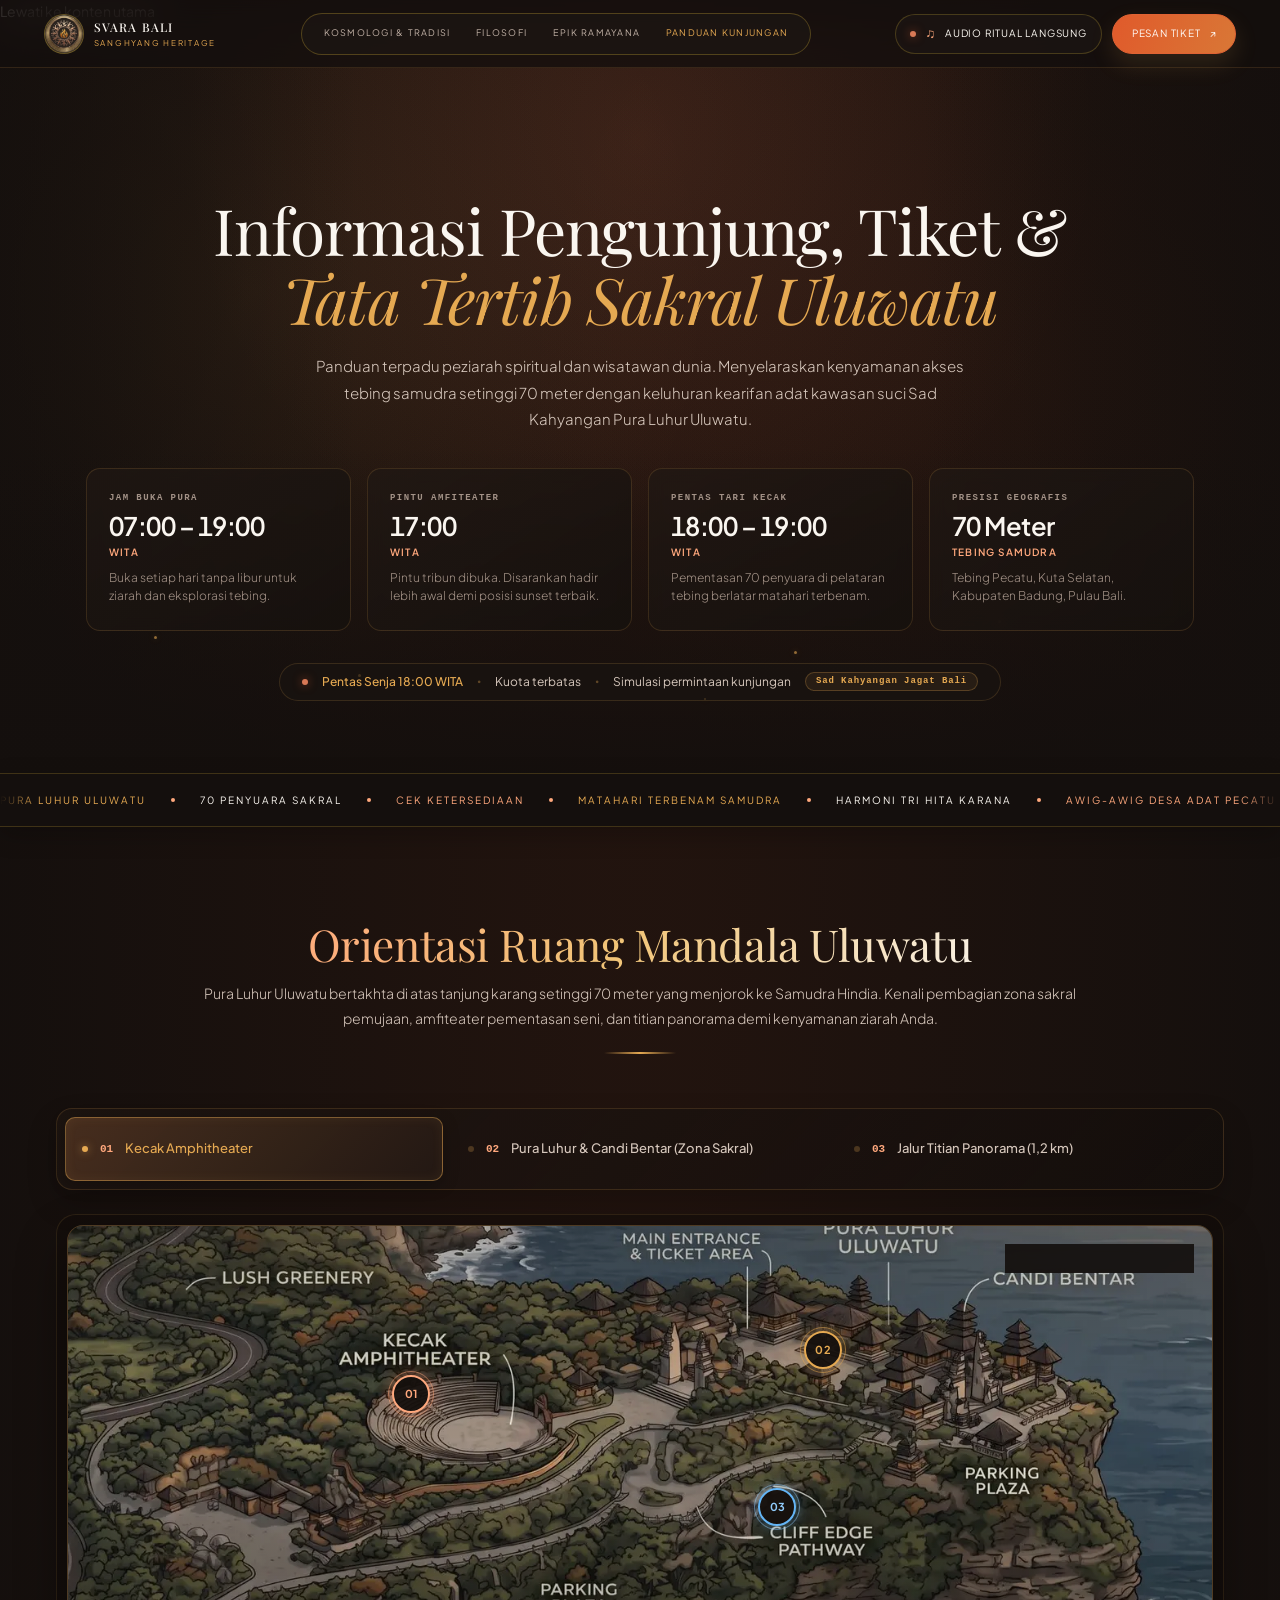
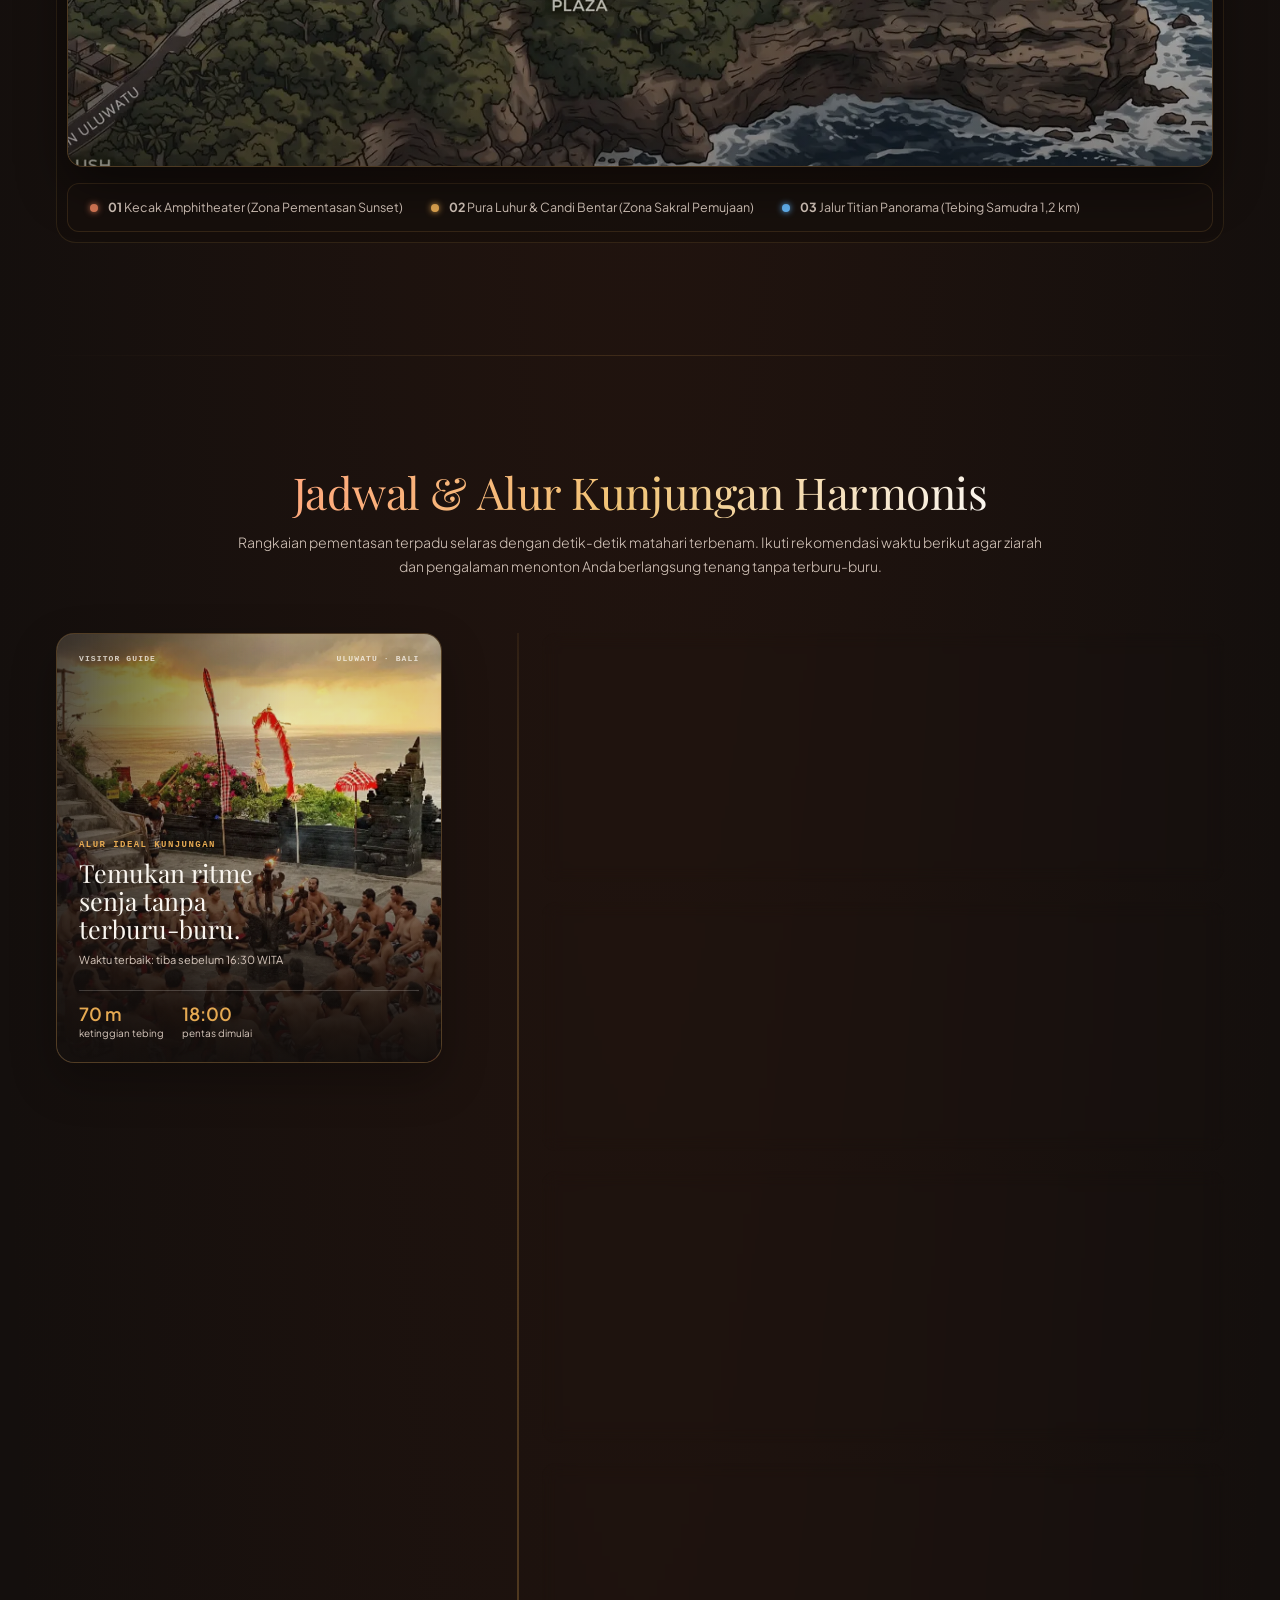
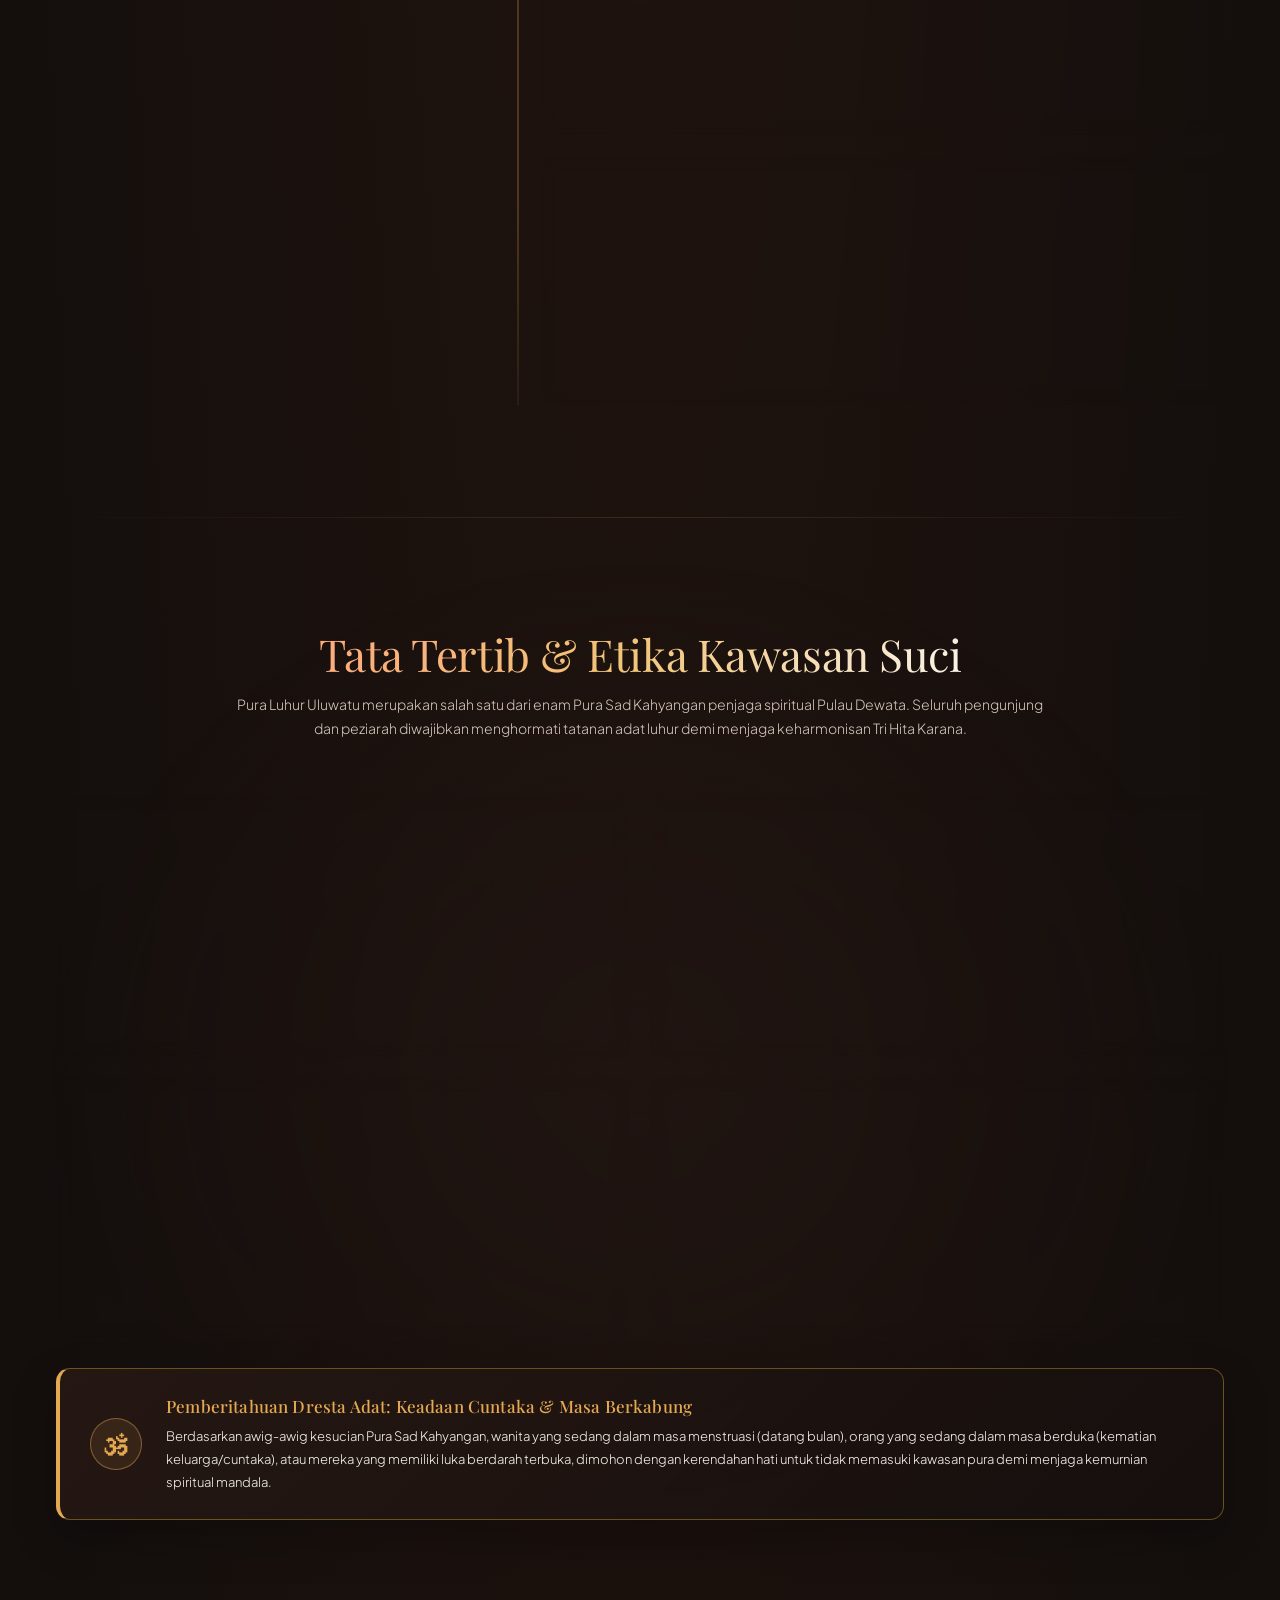
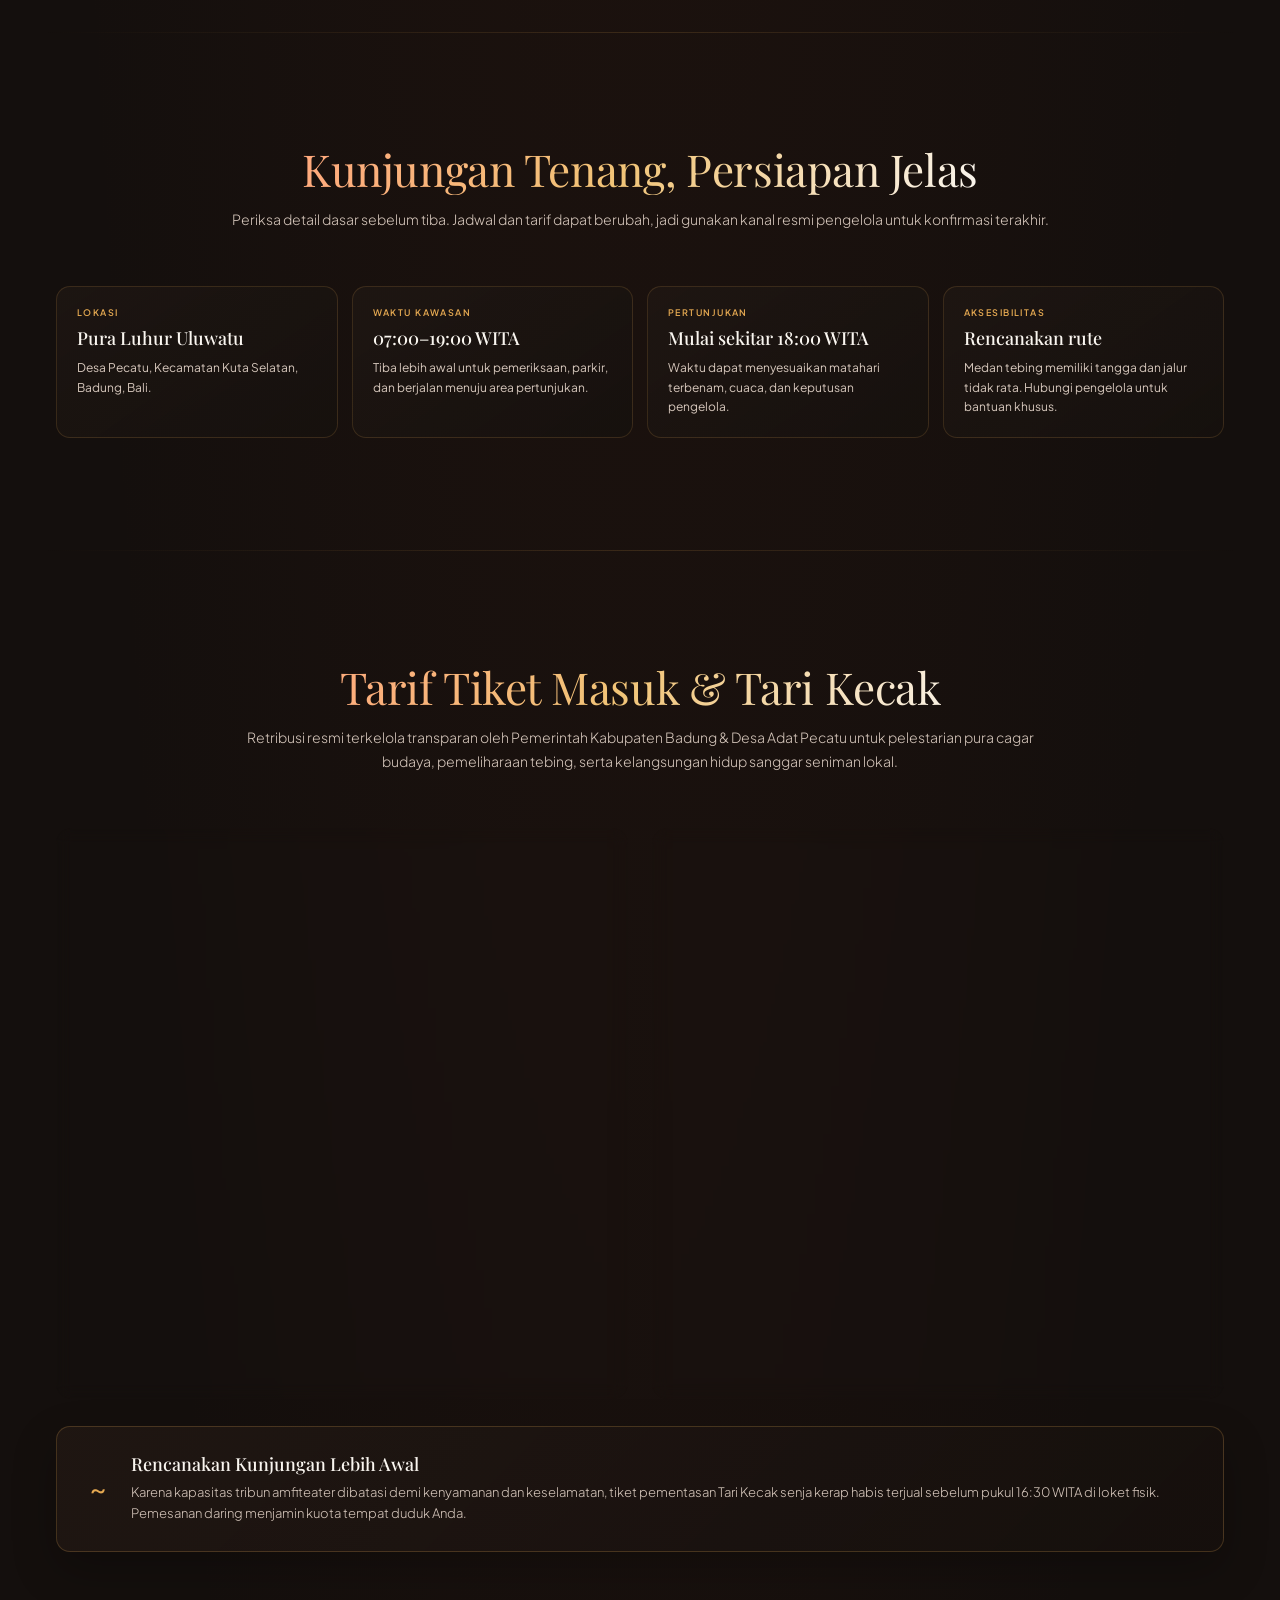
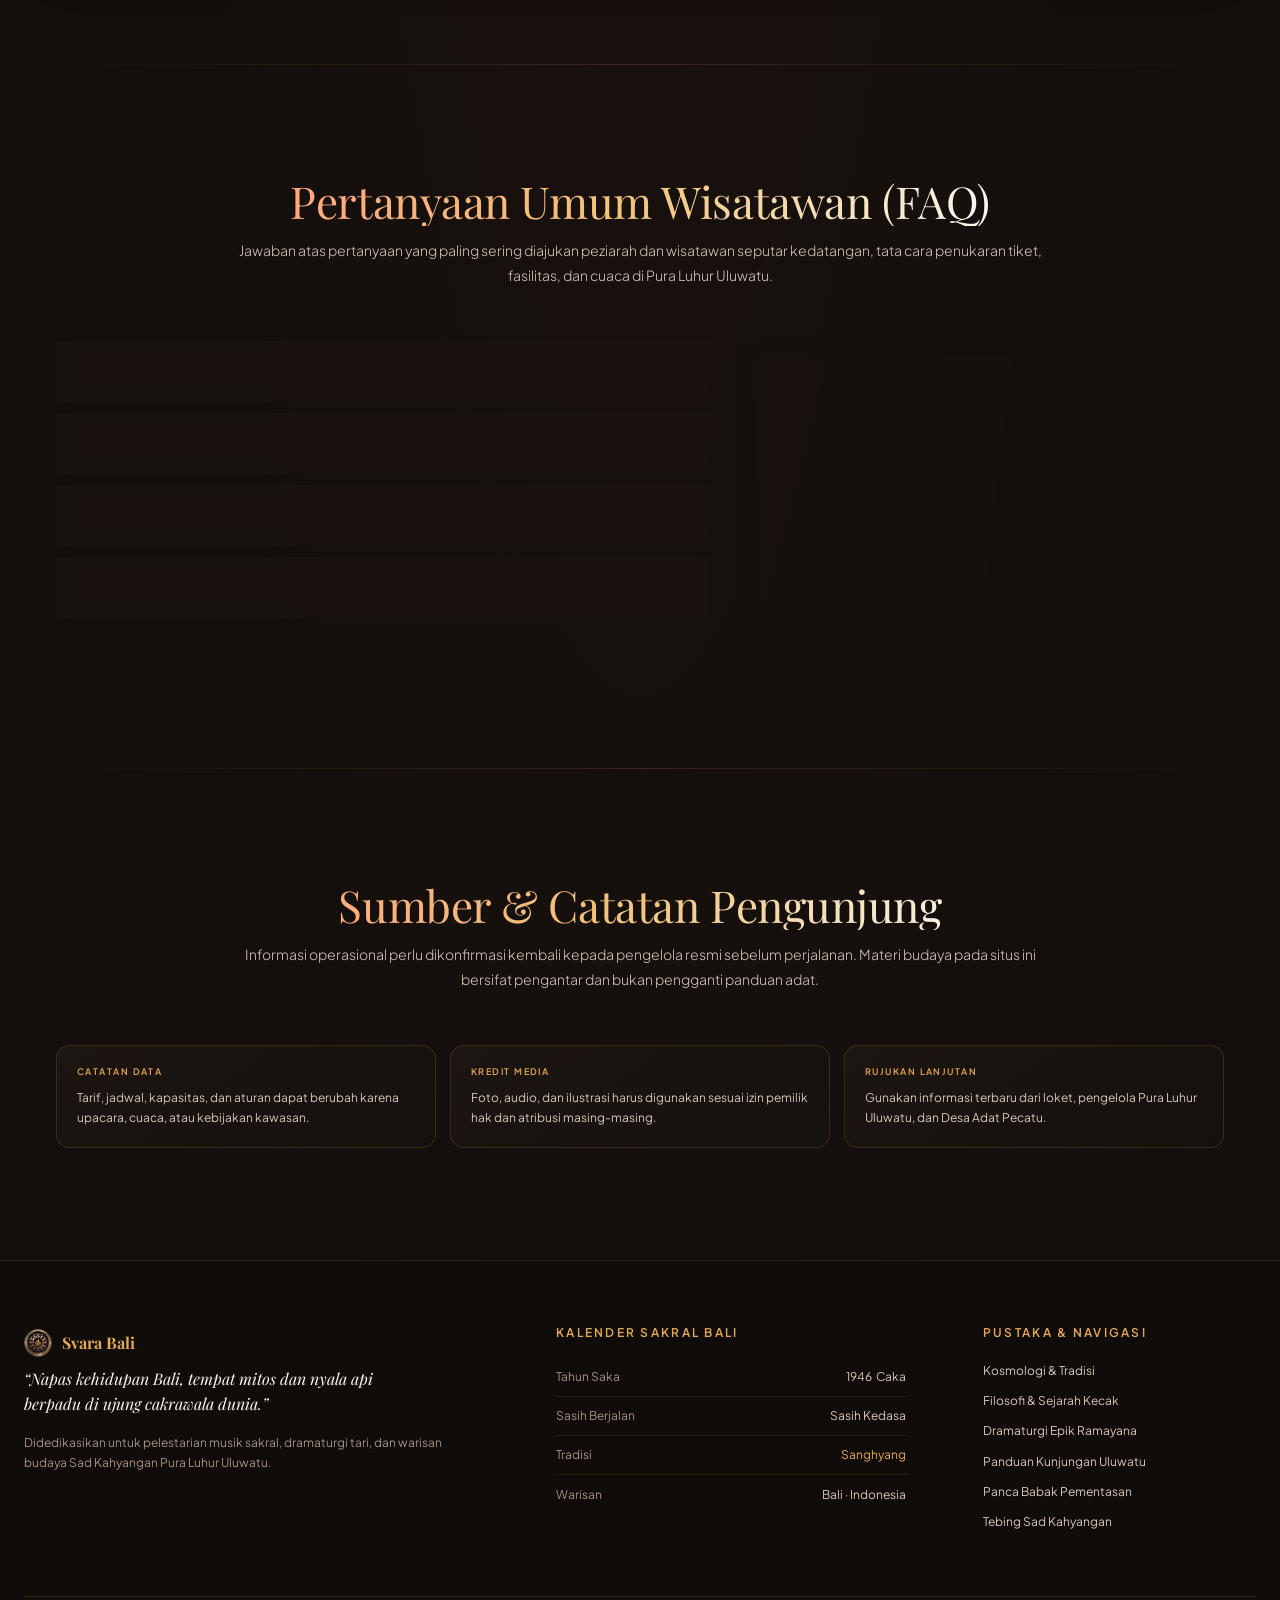
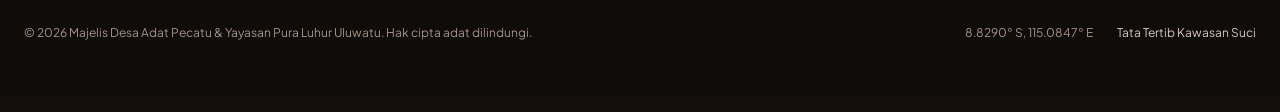
<file: panduan.html>
<!doctype html>
<html lang="id">

<head>
    <meta charset="utf-8">
    <meta name="viewport" content="width=device-width, initial-scale=1">
    <meta name="theme-color" content="#140f0d">
    <meta name="description"
        content="Panduan resmi pengunjung, tiket masuk, jadwal sunset pementasan Tari Kecak, dan tata tertib sakral Sad Kahyangan Pura Luhur Uluwatu.">
    <link rel="canonical" href="panduan.html">
    <meta property="og:type" content="website">
    <meta property="og:title" content="Panduan Kunjungan — Svara Bali">
    <meta property="og:description"
        content="Panduan resmi pengunjung, tiket masuk, jadwal sunset pementasan Tari Kecak, dan tata tertib sakral Sad Kahyangan Pura Luhur Uluwatu.">
    <meta property="og:image" content="assets/pictures/uluwatu-cliff-map.webp">
    <meta name="twitter:card" content="summary_large_image">
    <title>Panduan Kunjungan — Svara Bali</title>
    <link rel="icon" type="image/webp" href="assets/pictures/heritage-mark.webp">
    <script>document.documentElement.classList.add("has-page-loader");</script>
    <noscript>
        <style>
            .page-loader {
                display: none !important
            }
        </style>
    </noscript>
    <link rel="preconnect" href="https://fonts.googleapis.com">
    <link rel="preconnect" href="https://fonts.gstatic.com" crossorigin>
    <link
        href="https://fonts.googleapis.com/css2?family=Plus+Jakarta+Sans:wght@300;400;500;600;700&family=Playfair+Display:ital,wght@0,400;0,500;0,600;1,400;1,500&display=swap"
        rel="stylesheet">
    <link rel="stylesheet" href="css/panduan.css">
    <link rel="stylesheet" href="css/common.css">
    <script src="JS/script.js" defer></script>
</head>

<body class="panduan-page">
    <a class="skip-link" href="#main-content">Lewati ke konten utama</a>

    <div class="page-loader" role="status" aria-live="polite" aria-label="Memuat panduan kunjungan Svara Bali">
        <div class="page-loader-content" aria-hidden="true">
            <span class="brand-mark"><img src="assets/pictures/heritage-mark.webp" alt=""></span>
            <span class="page-loader-brand">Svara Bali</span>
            <span class="page-loader-caption">Panduan Kunjungan</span>
            <span class="page-loader-track"><span></span></span>
        </div>
    </div>

    <div class="custom-cursor" aria-hidden="true">
        <span class="custom-cursor-core"></span>
    </div>

    <header class="site-header">
        <a class="brand" href="index.html#beranda" aria-label="Svara Bali — kembali ke beranda">
            <span class="brand-mark"><img src="assets/pictures/heritage-mark.webp" alt=""></span>
            <span class="brand-copy"><strong>SVARA BALI</strong><small>SANGHYANG HERITAGE</small></span>
        </a>
        <button class="menu-toggle" type="button" aria-label="Buka navigasi" aria-expanded="false"
            aria-controls="primary-nav">
            <span></span><span></span><span></span>
        </button>
        <nav class="nav-pill" id="primary-nav" aria-label="Navigasi utama">
            <a href="index.html#beranda">Kosmologi &amp; Tradisi</a>
            <a href="Filosofi.html">Filosofi</a>
            <a href="dramaturgi.html">Epik Ramayana</a>
            <a class="is-active" href="panduan.html" aria-current="page">Panduan Kunjungan</a>
        </nav>
        <div class="header-actions">
            <button class="audio-trigger" type="button" data-audio-toggle data-global-audio-toggle
                aria-label="Putar atau jeda audio ritual" aria-pressed="false">
                <span class="status-dot"></span><span class="audio-symbol" aria-hidden="true">♫</span>
                <span data-audio-label>Audio ritual langsung</span>
            </button>
            <button id="btnHeaderBooking" class="button button-primary header-cta" type="button">
                Pesan tiket <span aria-hidden="true">↗</span>
            </button>
        </div>
    </header>

    <main id="main-content" class="panduan-main">

        <section class="panduan-hero" id="beranda" aria-labelledby="hero-title" data-reveal="fade-up">
            <div class="panduan-hero-atmosphere" aria-hidden="true">
                <div class="panduan-hero-glow glow-1"></div>
                <div class="panduan-hero-glow glow-2"></div>
                <div class="panduan-ember-field">
                    <span class="ember-particle p1"></span>
                    <span class="ember-particle p2"></span>
                    <span class="ember-particle p3"></span>
                    <span class="ember-particle p4"></span>
                    <span class="ember-particle p5"></span>
                    <span class="ember-particle p6"></span>
                    <span class="ember-particle p7"></span>
                    <span class="ember-particle p8"></span>
                </div>
            </div>

            <div class="panduan-hero-inner">
                <h1 id="hero-title" class="panduan-hero-title">
                    Informasi Pengunjung, Tiket &amp;<br>
                    <em>Tata Tertib Sakral Uluwatu</em>
                </h1>

                <p class="panduan-hero-intro">
                    Panduan terpadu peziarah spiritual dan wisatawan dunia. Menyelaraskan kenyamanan akses tebing
                    samudra
                    setinggi 70 meter dengan keluhuran kearifan adat kawasan suci Sad Kahyangan Pura Luhur Uluwatu.
                </p>

                <div class="panduan-facts-grid" data-reveal-stagger aria-label="Ringkasan operasional penting">
                    <article class="panduan-fact-card">

                        <span class="panduan-fact-tag">JAM BUKA PURA</span>
                        <strong class="panduan-fact-value">07:00 – 19:00</strong>
                        <span class="panduan-fact-unit">WITA</span>
                        <p class="panduan-fact-desc">Buka setiap hari tanpa libur untuk ziarah dan eksplorasi tebing.
                        </p>
                    </article>

                    <article class="panduan-fact-card">

                        <span class="panduan-fact-tag">PINTU AMFITEATER</span>
                        <strong class="panduan-fact-value">17:00</strong>
                        <span class="panduan-fact-unit">WITA</span>
                        <p class="panduan-fact-desc">Pintu tribun dibuka. Disarankan hadir lebih awal demi posisi sunset
                            terbaik.</p>
                    </article>

                    <article class="panduan-fact-card">

                        <span class="panduan-fact-tag">PENTAS TARI KECAK</span>
                        <strong class="panduan-fact-value">18:00 – 19:00</strong>
                        <span class="panduan-fact-unit">WITA</span>
                        <p class="panduan-fact-desc">Pementasan 70 penyuara di pelataran tebing berlatar matahari
                            terbenam.</p>
                    </article>

                    <article class="panduan-fact-card">

                        <span class="panduan-fact-tag">PRESISI GEOGRAFIS</span>
                        <strong class="panduan-fact-value">70 Meter</strong>
                        <span class="panduan-fact-unit">TEBING SAMUDRA</span>
                        <p class="panduan-fact-desc">Tebing Pecatu, Kuta Selatan, Kabupaten Badung, Pulau Bali.</p>
                    </article>
                </div>

                <div class="panduan-hero-meta">
                    <span class="status-dot"></span>
                    <strong>Pentas Senja 18:00 WITA</strong>
                    <span class="meta-divider">•</span>
                    <span>Kuota terbatas</span>
                    <span class="meta-divider">•</span>
                    <span>Simulasi permintaan kunjungan</span>
                    <span class="meta-pill">Sad Kahyangan Jagat Bali</span>
                </div>
            </div>
        </section>

        <section class="transition-ribbon" aria-label="Pesan tentang tradisi Kecak" data-reveal="fade-up">
            <div class="transition-ribbon-window">
                <div class="transition-ribbon-track">
                    <div class="transition-ribbon-group">
                        <span>PURA LUHUR ULUWATU</span><i aria-hidden="true"></i>
                        <span>70 PENYUARA SAKRAL</span><i aria-hidden="true"></i>
                        <span>CEK KETERSEDIAAN</span><i aria-hidden="true"></i>
                        <span>MATAHARI TERBENAM SAMUDRA</span><i aria-hidden="true"></i>
                        <span>HARMONI TRI HITA KARANA</span><i aria-hidden="true"></i>
                        <span>AWIG-AWIG DESA ADAT PECATU</span><i aria-hidden="true"></i>
                        <span>CAK-CAK-CAK</span><i aria-hidden="true"></i>
                        <span>SAD KAHYANGAN BALI</span><i aria-hidden="true"></i>
                    </div>
                    <div class="transition-ribbon-group" aria-hidden="true">
                        <span>PURA LUHUR ULUWATU</span><i></i>
                        <span>70 PENYUARA SAKRAL</span><i></i>
                        <span>CEK KETERSEDIAAN</span><i></i>
                        <span>MATAHARI TERBENAM SAMUDRA</span><i></i>
                        <span>HARMONI TRI HITA KARANA</span><i></i>
                        <span>AWIG-AWIG DESA ADAT PECATU</span><i></i>
                        <span>CAK-CAK-CAK</span><i></i>
                        <span>SAD KAHYANGAN BALI</span><i></i>
                    </div>
                </div>
            </div>
        </section>

        <section id="topografi" class="panduan-section" aria-labelledby="topografi-title" data-reveal="fade-up">
            <div class="panduan-container">
                <header class="panduan-section-header">
                    <h2 id="topografi-title" class="panduan-section-heading">Orientasi Ruang Mandala Uluwatu</h2>
                    <p class="panduan-section-intro">
                        Pura Luhur Uluwatu bertakhta di atas tanjung karang setinggi 70 meter yang menjorok ke Samudra
                        Hindia.
                        Kenali pembagian zona sakral pemujaan, amfiteater pementasan seni, dan titian panorama demi
                        kenyamanan ziarah Anda.
                    </p>
                </header>

                <div class="panduan-map-tabs" role="tablist" aria-label="Pilihan Zona Topografi">
                    <button id="mapTabAmphitheater" class="panduan-tab is-active" type="button" role="tab"
                        aria-selected="true" aria-controls="mapSpotPopup" tabindex="0">
                        <span class="tab-indicator"></span>
                        <span class="tab-number">01</span>
                        <span class="tab-label">Kecak Amphitheater</span>
                    </button>
                    <button id="mapTabSacred" class="panduan-tab" type="button" role="tab" aria-selected="false"
                        aria-controls="mapSpotPopup" tabindex="-1">
                        <span class="tab-indicator"></span>
                        <span class="tab-number">02</span>
                        <span class="tab-label">Pura Luhur &amp; Candi Bentar (Zona Sakral)</span>
                    </button>
                    <button id="mapTabTrail" class="panduan-tab" type="button" role="tab" aria-selected="false"
                        aria-controls="mapSpotPopup" tabindex="-1">
                        <span class="tab-indicator"></span>
                        <span class="tab-number">03</span>
                        <span class="tab-label">Jalur Titian Panorama (1,2 km)</span>
                    </button>
                </div>

                <div class="panduan-map-stage">
                    <div class="panduan-map-canvas">
                        <img src="assets/pictures/uluwatu-cliff-map.webp" alt="Peta Topografi Kawasan Pura Luhur Uluwatu"
                            class="panduan-map-media">
                        <div class="panduan-map-overlay" aria-hidden="true">
                            <span class="panduan-map-gridlines"></span>
                            <span class="panduan-map-compass">✦ S 8.8290° E 115.0847°</span>
                        </div>
                        <div id="mapPinsContainer" class="panduan-map-pins" aria-label="Titik interaktif peta"></div>

                        <div id="mapSpotPopup" class="panduan-map-popup is-hidden" role="dialog" aria-modal="true"
                            aria-hidden="true" aria-labelledby="popupTitle">
                            <div class="panduan-popup-top">
                                <div>
                                    <span id="popupZone" class="panduan-popup-badge">ZONA PEMENTASAN</span>
                                    <h4 id="popupTitle" class="panduan-popup-title" tabindex="-1">Kecak Amphitheater
                                    </h4>
                                </div>
                                <button id="btnClosePopup" class="panduan-popup-close" type="button"
                                    aria-label="Tutup detail lokasi">✕</button>
                            </div>
                            <p id="popupDesc" class="panduan-popup-desc">Tribun melingkar untuk menikmati Tari Kecak
                                saat matahari terbenam.</p>
                            <p id="popupDetails" class="panduan-popup-meta">Pintu dibuka pukul 17:00 WITA. Pertunjukan
                                dimulai pukul 18:00 WITA.</p>
                            <div id="popupRulesBox" class="panduan-popup-rules"></div>
                        </div>
                    </div>

                    <div class="panduan-map-legend" aria-label="Keterangan zona peta">
                        <div class="panduan-legend-item">
                            <span class="legend-dot dot-amphitheater" aria-hidden="true"></span>
                            <span><strong>01</strong> Kecak Amphitheater (Zona Pementasan Sunset)</span>
                        </div>
                        <div class="panduan-legend-item">
                            <span class="legend-dot dot-sacred" aria-hidden="true"></span>
                            <span><strong>02</strong> Pura Luhur &amp; Candi Bentar (Zona Sakral Pemujaan)</span>
                        </div>
                        <div class="panduan-legend-item">
                            <span class="legend-dot dot-trail" aria-hidden="true"></span>
                            <span><strong>03</strong> Jalur Titian Panorama (Tebing Samudra 1,2 km)</span>
                        </div>
                    </div>
                </div>
            </div>
        </section>

        <section id="rundown" class="panduan-section" aria-labelledby="rundown-title" data-reveal="fade-up">
            <div class="panduan-container">
                <header class="panduan-section-header">
                    <h2 id="rundown-title" class="panduan-section-heading">Jadwal &amp; Alur Kunjungan Harmonis</h2>
                    <p class="panduan-section-intro">
                        Rangkaian pementasan terpadu selaras dengan detik-detik matahari terbenam. Ikuti rekomendasi
                        waktu
                        berikut agar ziarah dan pengalaman menonton Anda berlangsung tenang tanpa terburu-buru.
                    </p>
                </header>

                <div class="panduan-rundown-layout">
                    <aside class="panduan-rundown-visual">
                        <img src="assets/pictures/kecak-lingkaran-senja.webp"
                            alt="Pertunjukan Tari Kecak saat matahari terbenam" class="panduan-rundown-image">
                        <div class="panduan-rundown-visual-overlay"></div>
                        <div class="panduan-rundown-visual-topline">
                            <span>VISITOR GUIDE</span>
                            <span>ULUWATU · BALI</span>
                        </div>
                        <div class="panduan-rundown-visual-copy">
                            <span class="panduan-rundown-visual-kicker">ALUR IDEAL KUNJUNGAN</span>
                            <strong>Temukan ritme senja tanpa terburu-buru.</strong>
                            <span>Waktu terbaik: tiba sebelum 16:30 WITA</span>
                        </div>
                        <div class="panduan-rundown-visual-stats">
                            <span><strong>70 m</strong> ketinggian tebing</span>
                            <span><strong>18:00</strong> pentas dimulai</span>
                        </div>
                    </aside>
                    <div class="panduan-timeline-grid" data-reveal-stagger>
                        <article class="panduan-timeline-card">
                            <div class="panduan-timeline-badge">16:00 – 16:30 WITA</div>
                            <span class="panduan-timeline-step">FASE 01</span>
                            <h3 class="panduan-timeline-title">Kedatangan &amp; Penyambutan Adat</h3>
                            <p class="panduan-timeline-copy">
                                Tiba di gerbang Candi Bentar Uluwatu. Mengambil kain kamen dan selendang kuning
                                (senteng) yang
                                telah disucikan di loket masuk, lalu menyusuri jalan setapak hutan perindang kera.
                            </p>
                            <div class="panduan-timeline-tip">
                                <span>Saran:</span> Amankan kacamata, topi, perhiasan, dan barang berkilau dari kera
                                jinak.
                            </div>
                        </article>

                        <article class="panduan-timeline-card">
                            <div class="panduan-timeline-badge">16:30 – 17:00 WITA</div>
                            <span class="panduan-timeline-step">FASE 02</span>
                            <h3 class="panduan-timeline-title">Eksplorasi Tebing Panorama</h3>
                            <p class="panduan-timeline-copy">
                                Menikmati embusan angin laut Samudra Hindia di sepanjang jalur titian tebing 1,2 km.
                                Mengabadikan siluet pura yang menjulang anggun di atas batuan karang setinggi 70 meter.
                            </p>
                            <div class="panduan-timeline-tip">
                                <span>Saran:</span> Gunakan alas kaki nyaman untuk kontur bebatuan karang kapur.
                            </div>
                        </article>

                        <article class="panduan-timeline-card">
                            <div class="panduan-timeline-badge">17:00 – 17:45 WITA</div>
                            <span class="panduan-timeline-step">FASE 03</span>
                            <h3 class="panduan-timeline-title">Pintu Masuk Amfiteater Terbuka</h3>
                            <p class="panduan-timeline-copy">
                                Petugas adat membuka gerbang amfiteater melingkar. Pengunjung dengan konfirmasi dari
                                kanal resmi dipersilakan
                                menempati undakan tribun terbuka dengan sudut pandang matahari terbenam tanpa halangan.
                            </p>
                            <div class="panduan-timeline-tip">
                                <span>Saran:</span> Datang pukul 17:00 WITA untuk mendapatkan posisi tengah tribun
                                terbaik.
                            </div>
                        </article>

                        <article class="panduan-timeline-card panduan-timeline-card-featured">
                            <div class="panduan-timeline-badge">18:00 – 18:45 WITA</div>
                            <span class="panduan-timeline-step">FASE 04 · KLIMAKS SENJA</span>
                            <h3 class="panduan-timeline-title">Kidung Sakral &amp; Epik Ramayana</h3>
                            <p class="panduan-timeline-copy">
                                Tujuh puluh penyuara pria duduk melingkari obor sentral. Lantunan poliritmik perkusi
                                vokal
                                <em>cak-cak-cak</em> menggelegar mengiringi kisah Rama, Sita, Rahwana, dan gugurnya
                                Jatayu saat langit berubah keemasan.
                            </p>
                            <div class="panduan-timeline-tip">
                                <span>Saran:</span> Jaga ketenangan dan nikmati perpaduan alami deburan ombak dan
                                harmonisasi suara.
                            </div>
                        </article>

                        <article class="panduan-timeline-card">
                            <div class="panduan-timeline-badge">18:45 – 19:00 WITA</div>
                            <span class="panduan-timeline-step">FASE 05</span>
                            <h3 class="panduan-timeline-title">Hanoman Obong &amp; Penutupan</h3>
                            <p class="panduan-timeline-copy">
                                Atraksi sakral kobaran api bara tempurung kelapa saat ksatria kera putih Hanoman
                                menembus
                                lingkaran api Alengka. Diakhiri dengan pemercikan tirtha suci dan doa pembersihan arena.
                            </p>
                            <div class="panduan-timeline-tip">
                                <span>Saran:</span> Tetap duduk hingga pemangku adat menyelesaikan kidung puja penutup.
                            </div>
                        </article>
                    </div>
                </div>
            </div>
        </section>

        <section id="etika" class="panduan-section panduan-section-sacred" aria-labelledby="etika-title"
            data-reveal="fade-up">
            <div class="panduan-container">
                <header class="panduan-section-header">
                    <h2 id="etika-title" class="panduan-section-heading">Tata Tertib &amp; Etika Kawasan Suci</h2>
                    <p class="panduan-section-intro">
                        Pura Luhur Uluwatu merupakan salah satu dari enam Pura Sad Kahyangan penjaga spiritual Pulau
                        Dewata.
                        Seluruh pengunjung dan peziarah diwajibkan menghormati tatanan adat luhur demi menjaga
                        keharmonisan Tri Hita Karana.
                    </p>
                </header>

                <div class="panduan-rules-grid" data-reveal-stagger>
                    <article class="panduan-rule-card">
                        <div class="panduan-rule-header">
                            <span class="panduan-rule-num">01</span>
                            <span class="panduan-rule-tag">BUSANA ADAT WAJIB</span>
                        </div>
                        <h3 class="panduan-rule-title">Kain Kamen &amp; Selendang Suci</h3>
                        <p class="panduan-rule-copy">
                            Wajib mengenakan pakaian sopan yang menutupi pundak. Pengunjung wajib mengikatkan kain kamen
                            dan selendang kuning (senteng) di pinggang. Kain dan selendang telah disediakan gratis bagi
                            pemegang tiket di gerbang masuk.
                        </p>
                        <div class="panduan-rule-highlight">
                            <span>Wajib bagi semua pengunjung tanpa terkecuali</span>
                        </div>
                    </article>

                    <article class="panduan-rule-card">
                        <div class="panduan-rule-header">
                            <span class="panduan-rule-num">02</span>
                            <span class="panduan-rule-tag">ZONASI SAKRAL</span>
                        </div>
                        <h3 class="panduan-rule-title">Batas Kawasan Suci Persembahyangan</h3>
                        <p class="panduan-rule-copy">
                            Area Jeroan (pelataran utama pura) hanya dibuka untuk umat Hindu yang hendak melakukan
                            persembahyangan sembah bakti. Wisatawan umum dilarang melintasi pembatas sakral atau menaiki
                            pelinggih/candi bentar.
                        </p>
                        <div class="panduan-rule-highlight">
                            <span>Hormati kesakralan mandala persembahyangan umat</span>
                        </div>
                    </article>

                    <article class="panduan-rule-card">
                        <div class="panduan-rule-header">
                            <span class="panduan-rule-num">03</span>
                            <span class="panduan-rule-tag">FAUNA HUTAN LINDUNG</span>
                        </div>
                        <h3 class="panduan-rule-title">Kewaspadaan Terhadap Kera Ekor Panjang</h3>
                        <p class="panduan-rule-copy">
                            Hutan alas Pura Uluwatu dihuni kawanan kera suci (Macaca fascicularis). Dilarang menyentuh,
                            menggoda, atau menatap mata kera secara agresif. Simpan kacamata hitam, ponsel, topi, dan
                            botol minum di dalam tas tertutup.
                        </p>
                        <div class="panduan-rule-highlight">
                            <span>Jaga barang pribadi tetap tersimpan rapi</span>
                        </div>
                    </article>

                    <article class="panduan-rule-card">
                        <div class="panduan-rule-header">
                            <span class="panduan-rule-num">04</span>
                            <span class="panduan-rule-tag">KETENANGAN PEMENTASAN</span>
                        </div>
                        <h3 class="panduan-rule-title">Larangan Memasuki Arena Api</h3>
                        <p class="panduan-rule-copy">
                            Selama pementasan Tari Kecak berlangsung, penonton dilarang berdiri di depan tribun,
                            melangkah ke tengah lingkaran para penari, atau mendekati kobaran bara api sakral demi
                            keselamatan bersama.
                        </p>
                        <div class="panduan-rule-highlight">
                            <span>Dilarang menyalakan lampu flash kamera ke arah penari</span>
                        </div>
                    </article>
                </div>

                <aside class="panduan-notice-banner" aria-label="Pemberitahuan Adat Bali">
                    <div class="panduan-notice-mark" aria-hidden="true">🕉</div>
                    <div class="panduan-notice-content">
                        <h4>Pemberitahuan Dresta Adat: Keadaan Cuntaka &amp; Masa Berkabung</h4>
                        <p>
                            Berdasarkan awig-awig kesucian Pura Sad Kahyangan, wanita yang sedang dalam masa menstruasi
                            (datang bulan),
                            orang yang sedang dalam masa berduka (kematian keluarga/cuntaka), atau mereka yang memiliki
                            luka berdarah terbuka,
                            dimohon dengan kerendahan hati untuk tidak memasuki kawasan pura demi menjaga kemurnian
                            spiritual mandala.
                        </p>
                    </div>
                </aside>
            </div>
        </section>

        <section id="informasi" class="panduan-section panduan-quick-info" aria-labelledby="informasi-title"
            data-reveal="fade-up">
            <div class="panduan-container">
                <header class="panduan-section-header">
                    <h2 id="informasi-title" class="panduan-section-heading">Kunjungan Tenang, Persiapan Jelas</h2>
                    <p class="panduan-section-intro">Periksa detail dasar sebelum tiba. Jadwal dan tarif dapat berubah,
                        jadi gunakan kanal resmi pengelola untuk konfirmasi terakhir.</p>
                </header>
                <div class="panduan-quick-info-grid">
                    <article class="panduan-info-card"><span>LOKASI</span><strong>Pura Luhur Uluwatu</strong>
                        <p>Desa Pecatu, Kecamatan Kuta Selatan, Badung, Bali.</p>
                    </article>
                    <article class="panduan-info-card"><span>WAKTU KAWASAN</span><strong>07:00–19:00 WITA</strong>
                        <p>Tiba lebih awal untuk pemeriksaan, parkir, dan berjalan menuju area pertunjukan.</p>
                    </article>
                    <article class="panduan-info-card"><span>PERTUNJUKAN</span><strong>Mulai sekitar 18:00 WITA</strong>
                        <p>Waktu dapat menyesuaikan matahari terbenam, cuaca, dan keputusan pengelola.</p>
                    </article>
                    <article class="panduan-info-card"><span>AKSESIBILITAS</span><strong>Rencanakan rute</strong>
                        <p>Medan tebing memiliki tangga dan jalur tidak rata. Hubungi pengelola untuk bantuan khusus.
                        </p>
                    </article>
                </div>
            </div>
        </section>

        <section id="tiket" class="panduan-section" aria-labelledby="tiket-title" data-reveal="fade-up">
            <div class="panduan-container">
                <header class="panduan-section-header">
                    <h2 id="tiket-title" class="panduan-section-heading">Tarif Tiket Masuk &amp; Tari Kecak</h2>
                    <p class="panduan-section-intro">
                        Retribusi resmi terkelola transparan oleh Pemerintah Kabupaten Badung &amp; Desa Adat Pecatu
                        untuk pelestarian pura cagar budaya, pemeliharaan tebing, serta kelangsungan hidup sanggar
                        seniman lokal.
                    </p>
                </header>

                <div class="panduan-pricing-grid" data-reveal-stagger>

                    <article class="panduan-pricing-card">
                        <div class="panduan-pricing-header">
                            <h3 class="panduan-pricing-title">Tiket Retribusi Kawasan Suci Pura Uluwatu</h3>
                            <p class="panduan-pricing-desc">
                                Akses seluruh area kawasan tebing Sad Kahyangan, hutan kera lindung, jalur titian
                                panorama 1,2 km, dan peminjaman kain kamen selendang adat.
                            </p>
                        </div>

                        <div class="panduan-pricing-rates">
                            <div class="rate-box">
                                <span class="rate-category">WISATAWAN DOMESTIK (WNI)</span>
                                <div class="rate-price">
                                    <strong>Rp 30.000</strong>
                                    <small>/ Dewasa</small>
                                </div>
                                <span class="rate-child">Anak-anak (3–10 tahun): Rp 20.000</span>
                            </div>

                            <div class="rate-box">
                                <span class="rate-category">FOREIGN VISITOR (WNA)</span>
                                <div class="rate-price">
                                    <strong>Rp 50.000</strong>
                                    <small>/ Adult</small>
                                </div>
                                <span class="rate-child">Child (3–10 years): Rp 30.000</span>
                            </div>
                        </div>

                        <ul class="panduan-pricing-features">
                            <li><span>✓</span> Peminjaman kain kamen &amp; selendang gratis</li>
                            <li><span>✓</span> Asuransi perlindungan keselamatan kawasan</li>
                            <li><span>✓</span> Akses jalur titian panorama tebing Samudra</li>
                        </ul>

                        <div class="panduan-pricing-footer">
                            <span>Loket Fisik Dibuka: 07:00 – 18:30 WITA</span>
                        </div>
                    </article>

                    <article class="panduan-pricing-card panduan-pricing-card-featured">
                        <div class="panduan-featured-pill">SANGAT DIMINATI · CEPAT HABIS</div>
                        <div class="panduan-pricing-header">
                            <h3 class="panduan-pricing-title">Tiket Tari Kecak &amp; Api Sunset Uluwatu</h3>
                            <p class="panduan-pricing-desc">
                                Tempat duduk tribun amfiteater melingkar menghadap langsung ke arah matahari terbenam
                                Samudra Hindia dengan pertunjukan 70 penyuara sakral.
                            </p>
                        </div>

                        <div class="panduan-pricing-rates">
                            <div class="rate-box rate-box-gold">
                                <span class="rate-category">TARIF SEMUA PENGUNJUNG</span>
                                <div class="rate-price rate-price-gold">
                                    <strong>Rp 150.000</strong>
                                    <small>/ Orang (Usia &gt; 2 Tahun)</small>
                                </div>
                                <span class="rate-child">Kuota pertunjukan terbatas</span>
                            </div>
                        </div>

                        <ul class="panduan-pricing-features">
                            <li><span>✓</span> Tempat duduk bernomor di amfiteater sunset</li>
                            <li><span>✓</span> Sinopsis naskah Ramayana lengkap (6 bahasa)</li>
                            <li><span>✓</span> Jaminan kuota tanpa antre berdesakan di loket</li>
                            <li><span>✓</span> Durasi 60 menit penuh drama, api &amp; kidung suara</li>
                        </ul>

                        <div class="panduan-pricing-action">
                            <button id="btnSectionBooking" class="button button-primary w-full" type="button">
                                <span>Cek Ketersediaan Pertunjukan</span>
                                <span aria-hidden="true">↗</span>
                            </button>
                            <span class="action-note">Konfirmasi akhir mengikuti ketersediaan dan kanal resmi
                                pengelola.</span>
                        </div>
                    </article>
                </div>

                <div class="panduan-booking-callout" data-reveal="fade-up">
                    <div class="callout-decor" aria-hidden="true">~</div>
                    <div class="callout-body">
                        <h4 class="callout-title">Rencanakan Kunjungan Lebih Awal</h4>
                        <p class="callout-copy">
                            Karena kapasitas tribun amfiteater dibatasi demi kenyamanan dan keselamatan, tiket
                            pementasan Tari Kecak senja kerap habis terjual sebelum pukul 16:30 WITA di loket fisik.
                            Pemesanan daring menjamin kuota tempat duduk Anda.
                        </p>
                    </div>
                </div>
            </div>
        </section>

        <section id="faq" class="panduan-section" aria-labelledby="faq-title" data-reveal="fade-up">
            <div class="panduan-container">
                <header class="panduan-section-header">
                    <h2 id="faq-title" class="panduan-section-heading">Pertanyaan Umum Wisatawan (FAQ)</h2>
                    <p class="panduan-section-intro">
                        Jawaban atas pertanyaan yang paling sering diajukan peziarah dan wisatawan seputar kedatangan,
                        tata cara penukaran tiket, fasilitas, dan cuaca di Pura Luhur Uluwatu.
                    </p>
                </header>

                <div class="panduan-faq-layout">

                    <div id="faqContainer" class="panduan-faq-list" aria-label="Daftar Pertanyaan Umum"></div>

                    <aside class="panduan-help-card">
                        <h3 class="help-card-title">Butuh Bantuan Rombongan atau Reservasi Khusus?</h3>
                        <p class="help-card-copy">
                            Untuk kunjungan delegasi kenegaraan, rombongan sekolah budaya, atau bantuan akses kursi roda
                            bagi lansia, silakan menghubungi pos pengelola adat Uluwatu.
                        </p>
                        <ul class="help-card-contact">
                            <li><strong>Pos Pengelola:</strong> Desa Adat Pecatu, Badung, Bali</li>
                            <li><strong>Layanan Telepon:</strong> +62 361 701010</li>
                            <li><strong>Waktu Operasional:</strong> 08:00 – 19:00 WITA</li>
                        </ul>
                    </aside>
                </div>
            </div>
        </section>

        <section id="sumber" class="panduan-section panduan-sources" aria-labelledby="sumber-title">
            <div class="panduan-container">
                <header class="panduan-section-header">
                    <h2 id="sumber-title" class="panduan-section-heading">Sumber &amp; Catatan Pengunjung</h2>
                    <p class="panduan-section-intro">Informasi operasional perlu dikonfirmasi kembali kepada pengelola
                        resmi sebelum perjalanan. Materi budaya pada situs ini bersifat pengantar dan bukan pengganti
                        panduan adat.</p>
                </header>
                <div class="panduan-source-grid">
                    <div><strong>Catatan data</strong>
                        <p>Tarif, jadwal, kapasitas, dan aturan dapat berubah karena upacara, cuaca, atau kebijakan
                            kawasan.</p>
                    </div>
                    <div><strong>Kredit media</strong>
                        <p>Foto, audio, dan ilustrasi harus digunakan sesuai izin pemilik hak dan atribusi
                            masing-masing.</p>
                    </div>
                    <div><strong>Rujukan lanjutan</strong>
                        <p>Gunakan informasi terbaru dari loket, pengelola Pura Luhur Uluwatu, dan Desa Adat Pecatu.</p>
                    </div>
                </div>
            </div>
        </section>
    </main>

    <footer class="site-footer history-footer">
        <div class="footer-inner">
            <div class="footer-main">
                <section class="footer-intro" aria-label="Tentang warisan Kecak">
                    <div class="footer-branding">
                        <div class="footer-brand">
                            <a class="footer-mark" href="index.html#beranda" aria-label="Svara Bali — ke beranda">
                                <img src="assets/pictures/heritage-mark.webp" alt="">
                            </a>
                            <h4>Svara Bali</h4>
                        </div>
                        <blockquote>“Napas kehidupan Bali, tempat mitos dan nyala api<br class="footer-quote-break">
                            berpadu di ujung cakrawala dunia.”</blockquote>
                    </div>
                    <p>Didedikasikan untuk pelestarian musik sakral, dramaturgi tari, dan warisan budaya Sad Kahyangan
                        Pura Luhur Uluwatu.</p>
                </section>

                <section class="footer-column footer-calendar" aria-labelledby="footer-calendar-title">
                    <h2 id="footer-calendar-title">Kalender Sakral Bali</h2>
                    <dl>
                        <div>
                            <dt>Tahun Saka</dt>
                            <dd>1946&nbsp; Caka</dd>
                        </div>
                        <div>
                            <dt>Sasih Berjalan</dt>
                            <dd>Sasih Kedasa</dd>
                        </div>
                        <div>
                            <dt>Tradisi</dt>
                            <dd class="footer-highlight">Sanghyang</dd>
                        </div>
                        <div>
                            <dt>Warisan</dt>
                            <dd>Bali · Indonesia</dd>
                        </div>
                    </dl>
                </section>

                <nav class="footer-column footer-library" aria-labelledby="footer-library-title">
                    <h2 id="footer-library-title">Pustaka &amp; Navigasi</h2>
                    <ul>
                        <li><a href="index.html#beranda">Kosmologi &amp; Tradisi</a></li>
                        <li><a href="Filosofi.html">Filosofi &amp; Sejarah Kecak</a></li>
                        <li><a href="dramaturgi.html">Dramaturgi Epik Ramayana</a></li>
                        <li><a href="panduan.html">Panduan Kunjungan Uluwatu</a></li>
                        <li><a href="index.html#panca-babak">Panca Babak Pementasan</a></li>
                        <li><a href="index.html#uluwatu">Tebing Sad Kahyangan</a></li>
                    </ul>
                </nav>
            </div>

            <div class="footer-bottom">
                <p>© <span id="year"></span> Majelis Desa Adat Pecatu &amp; Yayasan Pura Luhur Uluwatu. Hak cipta adat
                    dilindungi.</p>
                <div class="footer-utility">
                    <span>8.8290° S, 115.0847° E</span>
                    <a href="#etika">Tata Tertib Kawasan Suci</a>
                </div>
            </div>
        </div>
    </footer>

    <div id="bookingModal" class="panduan-modal is-hidden" role="dialog" aria-modal="true" aria-hidden="true"
        aria-labelledby="bookingModalTitle">
        <div class="panduan-modal-window">
            <header class="panduan-modal-header">
                <div>
                    <span class="panduan-modal-badge">PERMINTAAN KETERSEDIAAN</span>
                    <h3 id="bookingModalTitle" class="panduan-modal-title">Cek Ketersediaan Tari Kecak</h3>
                </div>
                <button id="btnCloseBookingModal" class="panduan-modal-close" type="button"
                    aria-label="Tutup formulir reservasi">✕</button>
            </header>

            <form id="bookingForm" class="panduan-booking-form" novalidate>
                <p class="form-notice" id="bookingNotice">Form ini membuat simulasi permintaan. Konfirmasi tiket dan
                    pembayaran dilakukan melalui kanal resmi pengelola.</p>
                <div class="form-group">
                    <span class="form-label">Kategori Kewarganegaraan Pengunjung</span>
                    <div class="visitor-type-switch" role="group" aria-label="Pilih kategori wisatawan">
                        <button type="button" id="btnVisitorDomestik" class="btn-visitor-type is-active"
                            aria-pressed="true">
                            <span>WNI (DOMESTIK)</span>
                            <small>Rp 30.000 / Kawasan</small>
                        </button>
                        <button type="button" id="btnVisitorForeigner" class="btn-visitor-type" aria-pressed="false">
                            <span>FOREIGN VISITOR</span>
                            <small>Rp 50.000 / Sacred Area</small>
                        </button>
                    </div>
                </div>

                <div class="form-group">
                    <label for="bookingDateInput" class="form-label">Tanggal Kunjungan &amp; Menonton Sunset</label>
                    <input type="date" id="bookingDateInput" name="visitDate" autocomplete="off" required
                        class="panduan-field">
                </div>

                <div class="counter-rows">
                    <div class="counter-row">
                        <div class="counter-info">
                            <strong>Tiket Retribusi Kawasan Dewasa</strong>
                            <small>Retribusi Pemkab Badung &amp; Desa Adat</small>
                        </div>
                        <div class="counter-stepper">
                            <button type="button" id="btnMinusAdult" class="btn-stepper"
                                aria-label="Kurangi tiket dewasa">−</button>
                            <span id="countAdult" class="counter-value">2</span>
                            <button type="button" id="btnPlusAdult" class="btn-stepper"
                                aria-label="Tambah tiket dewasa">+</button>
                        </div>
                    </div>

                    <div class="counter-row">
                        <div class="counter-info">
                            <strong>Tiket Pementasan Tari Kecak &amp; Api</strong>
                            <small>Tribun Amfiteater Sunset 18:00 WITA (Rp 150.000/tiket)</small>
                        </div>
                        <div class="counter-stepper">
                            <button type="button" id="btnMinusKecak" class="btn-stepper"
                                aria-label="Kurangi tiket kecak">−</button>
                            <span id="countKecak" class="counter-value">2</span>
                            <button type="button" id="btnPlusKecak" class="btn-stepper"
                                aria-label="Tambah tiket kecak">+</button>
                        </div>
                    </div>
                </div>

                <div class="form-group">
                    <label for="custName" class="form-label">Nama Lengkap Pemesan Sesuai Identitas</label>
                    <input type="text" id="custName" name="customerName" autocomplete="name"
                        placeholder="Contoh: Gusti Aditya" required class="panduan-field">
                </div>

                <div class="booking-summary-bar">
                    <div class="summary-total">
                        <span>Total Pembayaran Retribusi:</span>
                        <strong id="bookingGrandTotal">Rp 360.000</strong>
                    </div>
                    <button type="submit" class="button button-primary">
                        <span>Ajukan Permintaan Kunjungan</span>
                        <span aria-hidden="true">↗</span>
                    </button>
                </div>
            </form>

            <div id="ticketPassView" class="panduan-ticket-pass is-hidden" tabindex="-1" aria-live="polite">
                <div class="pass-card">
                    <div class="pass-header">
                        <div class="pass-brand">
                            <img src="assets/pictures/heritage-mark.webp" alt="" class="pass-mark">
                            <div>
                                <strong>RINGKASAN SIMULASI KUNJUNGAN</strong>
                                <small>Kecak &amp; Fire Dance · simulasi kunjungan</small>
                            </div>
                        </div>
                        <span class="pass-status">BELUM TERVERIFIKASI</span>
                    </div>

                    <div class="pass-body">
                        <div class="pass-field">
                            <span class="pass-label">KODE SIMULASI</span>
                            <strong id="passBookingCode" class="pass-code">SIM-2026-XXXXXX</strong>
                        </div>
                        <div class="pass-field">
                            <span class="pass-label">NAMA PEMESAN</span>
                            <strong id="passCustName" class="pass-cust-name">—</strong>
                        </div>
                        <div class="pass-field">
                            <span class="pass-label">TANGGAL KUNJUNGAN</span>
                            <strong id="passVisitDate" class="pass-date">—</strong>
                        </div>
                        <div class="pass-field">
                            <span class="pass-label">RINCIAN TIKET</span>
                            <strong id="passTicketBreakdown" class="pass-breakdown">—</strong>
                        </div>
                        <div class="pass-field">
                            <span class="pass-label">ESTIMASI RETRIBUSI</span>
                            <strong id="passTotalAmount" class="pass-total">—</strong>
                        </div>
                        <div class="pass-field">
                            <span class="pass-label">PERKIRAAN WAKTU KUNJUNGAN</span>
                            <strong class="pass-time">Tribun Amfiteater · 17:00 WITA (Mulai 18:00 WITA)</strong>
                        </div>
                    </div>

                    <div class="pass-barcode-decor" aria-hidden="true">
                        <div class="barcode-lines"></div>
                        <span>REFERENSI SAJA · KONFIRMASI MELALUI KANAL RESMI PENGELOLA</span>
                    </div>
                </div>

                <div class="pass-actions">
                    <button id="btnNewBooking" type="button" class="button button-quiet">
                        <span>Buat Pesanan Baru</span>
                    </button>
                    <button type="button" class="button button-primary" onclick="window.print()">
                        <span>Cetak / Simpan Pass PDF</span>
                        <span aria-hidden="true">↓</span>
                    </button>
                </div>
            </div>
        </div>
    </div>

    <audio id="ritual-audio" preload="metadata" data-track-name="Tari Kecak"
        src="assets/audio/tari-kecak-uluwatu.MP3"></audio>
    <aside class="floating-audio" aria-label="Kontrol audio ritual">
        <button class="audio-play" type="button" data-audio-toggle aria-label="Putar atau jeda audio ritual"
            aria-pressed="false"><span class="play-glyph" aria-hidden="true">▶</span></button>
        <div class="floating-audio-copy"><span data-audio-label>Suara Kecak · Ritual senja</span><small>Simfoni vokal
                Uluwatu</small></div>
        <div class="waveform" aria-hidden="true"><i></i><i></i><i></i><i></i><i></i><i></i><i></i></div>
    </aside>
    <audio id="sanghyang-audio" preload="metadata" data-track-name="Kidung Sanghyang Dedari"
        src="assets/audio/sanghyang-dedari.mp3"></audio>

    <p class="visually-hidden" id="interface-status" aria-live="polite"></p>
</body>

</html>
</file>
<file: css/index.css>
:root {
    color-scheme: dark;
    --ink: #140f0d;
    --ink-2: #17120f;
    --panel: #201915;
    --panel-2: #29221d;
    --cream: #faf6f0;
    --sand: #d6c7bc;
    --muted: #a39287;
    --gold: #e5a952;
    --gold-line: rgba(212, 175, 55, .22);
    --ember: #d87956;
    --ember-light: #ffa87d;
    --serif: "Playfair Display", Georgia, serif;
    --sans: "Plus Jakarta Sans", Arial, sans-serif;
    --content: 1280px;
    --ease: cubic-bezier(.2, .75, .25, 1);
    --content-pad: clamp(20px, 4vw, 64px);
    --surface-line: rgba(212, 175, 55, .16);
}

* {
    box-sizing: border-box;
}

html {
    scroll-behavior: smooth;
    scroll-padding-top: 100px;
    background: var(--ink);
}

body {
    margin: 0;
    overflow-x: hidden;
    background:
        radial-gradient(ellipse at 50% 4%, rgba(104, 44, 22, .19), transparent 31rem),
        var(--ink);
    color: var(--cream);
    font-family: var(--sans);
    font-size: 14px;
    line-height: 1.65;
    -webkit-font-smoothing: antialiased;
}

.page-loader {
    position: fixed;
    z-index: 2000;
    inset: 0;
    display: grid;
    place-items: center;
    background:
        radial-gradient(ellipse at 50% 46%, rgba(104, 44, 22, .2), transparent 34%),
        var(--ink);
    opacity: 1;
    transition: opacity .42s var(--ease), visibility .42s var(--ease);
    visibility: visible;
}

.page-loader.is-leaving {
    opacity: 0;
    pointer-events: none;
    visibility: hidden;
}

.page-loader-content {
    display: grid;
    justify-items: center;
    animation: loader-arrive .55s var(--ease) both;
}

.page-loader-brand {
    margin-top: 17px;
    color: var(--cream);
    font: 500 18px/1.3 var(--serif);
    letter-spacing: .04em;
}

.page-loader-caption {
    margin-top: 4px;
    color: var(--gold);
    font-size: 9px;
    font-weight: 500;
    letter-spacing: .2em;
    text-transform: uppercase;
}

.page-loader-track {
    position: relative;
    width: 112px;
    height: 1px;
    overflow: hidden;
    margin-top: 25px;
    background: rgba(229, 169, 82, .16);
}

.page-loader-track>span {
    position: absolute;
    inset: 0 auto 0 0;
    width: 42%;
    background: linear-gradient(90deg, transparent, var(--gold), var(--ember-light), transparent);
    animation: loader-glide 1.35s ease-in-out infinite;
}

@keyframes loader-arrive {
    from {
        opacity: 0;
        transform: translateY(8px);
    }

    to {
        opacity: 1;
        transform: translateY(0);
    }
}

@keyframes loader-glide {
    from {
        transform: translateX(-110%);
    }

    to {
        transform: translateX(270%);
    }
}

body::before {
    position: fixed;
    z-index: -1;
    inset: 0;
    background: url("../assets/pictures/hero-texture.webp") repeat;
    background-size: 320px;
    content: "";
    opacity: .035;
    pointer-events: none;
}

.custom-cursor {
    position: fixed;
    z-index: 99999;
    top: 0;
    left: 0;
    display: grid;
    width: 12px;
    height: 12px;
    place-items: center;
    border: 0;
    border-radius: 50%;
    background: rgba(229, 169, 82, .38);
    box-shadow: 0 0 28px 12px rgba(229, 169, 82, .13), 0 0 8px 2px rgba(229, 169, 82, .12);
    opacity: 0;
    pointer-events: none;
    transform: translate3d(-100px, -100px, 0) translate(-50%, -50%);
    transition: transform .15s ease-out, width .2s var(--ease), height .2s var(--ease), border-color .2s ease, background-color .2s ease;
    will-change: transform;
}

.custom-cursor-core {
    width: 3px;
    height: 3px;
    border-radius: 50%;
    background: rgba(250, 246, 240, .72);
}

@media (hover: hover) and (pointer: fine) {

    body.has-custom-cursor,
    body.has-custom-cursor * {
        cursor: none !important;
    }
}

body.cursor-ready .custom-cursor {
    opacity: 1;
}

.custom-cursor.is-hovering {
    width: 50px;
    height: 50px;
    background: rgba(229, 169, 82, .42);
    box-shadow: 0 0 34px 15px rgba(229, 169, 82, .2);
}

.custom-cursor.is-pressed {
    width: 20px;
    height: 20px;
    background: rgba(229, 169, 82, .48);
    box-shadow: 0 0 22px 9px rgba(229, 169, 82, .15), 0 0 7px 2px rgba(229, 169, 82, .14);
}

img {
    display: block;
    width: 100%;
}

a {
    color: inherit;
    text-decoration: none;
}

button {
    color: inherit;
    font: inherit;
}

button,
a {
    -webkit-tap-highlight-color: transparent;
}

button:focus-visible,
a:focus-visible {
    outline: 2px solid var(--ember-light);
    outline-offset: 4px;
}

::selection {
    color: var(--ink);
    background: var(--gold);
}

.site-header {
    position: fixed;
    z-index: 20;
    top: 0;
    left: 0;
    display: flex;
    width: 100%;
    min-height: 68px;
    align-items: center;
    justify-content: space-between;
    gap: 20px;
    padding: 10px 3.4%;
    border-bottom: 1px solid rgba(212, 175, 55, .12);
    background: rgba(23, 18, 15, .8);
    backdrop-filter: blur(14px);
}

.brand {
    display: inline-flex;
    flex: 0 0 auto;
    align-items: center;
    gap: 10px;
}

.brand-mark {
    display: grid;
    width: 40px;
    height: 40px;
    overflow: hidden;
    place-items: center;
    border: 1px solid rgba(212, 175, 55, .36);
    border-radius: 50%;
    background: var(--panel-2);
}

.brand-mark img {
    width: 100%;
    height: 100%;
    object-fit: cover;
}

.brand-copy {
    display: flex;
    flex-direction: column;
    line-height: 1.2;
}

.brand-copy strong {
    font: 500 12px var(--serif);
    letter-spacing: .1em;
}

.brand-copy small {
    margin-top: 3px;
    color: var(--gold);
    font: 8px var(--sans);
    letter-spacing: .22em;
}

.nav-pill {
    display: flex;
    min-height: 42px;
    align-items: center;
    justify-content: space-around;
    gap: clamp(14px, 2vw, 34px);
    padding: 0 22px;
    border: 1px solid rgba(212, 175, 55, .3);
    border-radius: 999px;
    background: rgba(28, 22, 19, .8);
}

.nav-pill a {
    color: #c2b2a6;
    font-size: 9px;
    letter-spacing: .14em;
    text-transform: uppercase;
    white-space: nowrap;
    transition: color .2s ease;
}

.nav-pill a:hover,
.nav-pill a.is-active {
    color: var(--gold);
}

.header-actions {
    display: flex;
    flex: 0 0 auto;
    align-items: center;
    gap: 10px;
}

.audio-trigger,
.button {
    display: inline-flex;
    min-height: 40px;
    align-items: center;
    justify-content: center;
    gap: 9px;
    border: 1px solid transparent;
    border-radius: 999px;
    cursor: pointer;
    font-size: 10px;
    letter-spacing: .08em;
    text-transform: uppercase;
    transition: background .2s ease, border-color .2s ease, transform .2s ease, color .2s ease;
}

.audio-trigger {
    padding: 0 14px;
    border-color: rgba(212, 175, 55, .25);
    background: rgba(28, 22, 19, .85);
    color: var(--cream);
}

.audio-trigger:hover,
.button-quiet:hover {
    border-color: rgba(212, 175, 55, .55);
    background: var(--panel-2);
}

.status-dot {
    display: inline-block;
    width: 6px;
    height: 6px;
    flex: 0 0 auto;
    border-radius: 50%;
    background: var(--ember);
    box-shadow: 0 0 10px rgba(224, 90, 43, .62);
}

.audio-symbol {
    color: var(--ember-light);
    font-size: 13px;
}

.button {
    min-height: 40px;
    padding: 0 19px;
}

.button-primary {
    border-color: #df6334;
    background: linear-gradient(110deg, #e05a2b, #d97736);
    color: #fffaf6;
    box-shadow: 0 6px 18px rgba(224, 90, 43, .17);
}

.button-primary:hover {
    transform: translateY(-2px);
    box-shadow: 0 9px 24px rgba(224, 90, 43, .28);
}

.button-quiet {
    border-color: rgba(212, 175, 55, .28);
    background: rgba(36, 29, 24, .7);
    color: var(--cream);
}

.button-quiet small {
    color: var(--muted);
    font: 9px var(--sans);
}

.menu-toggle {
    display: none;
}

.hero {
    position: relative;
    min-height: 780px;
    overflow: hidden;
    padding: 105px 24px 60px;
    isolation: isolate;
}

.hero::before {
    position: absolute;
    z-index: -2;
    inset: 0;
    background: radial-gradient(ellipse 46% 38% at 50% 26%, rgba(117, 47, 22, .2), transparent 75%), linear-gradient(180deg, rgba(20, 15, 13, .25), var(--ink));
    content: "";
}

.hero-atmosphere {
    position: absolute;
    z-index: -1;
    top: 80px;
    left: 50%;
    width: min(760px, 95vw);
    height: 400px;
    transform: translateX(-50%);
    border-radius: 50%;
    background: rgba(196, 70, 27, .07);
    filter: blur(70px);
    pointer-events: none;
}

.hero-inner {
    width: min(100%, var(--content));
    margin: 0 auto;
    text-align: center;
}

.eyebrow,
.section-kicker,
.micro-label {
    color: var(--gold);
    font-size: 9px;
    letter-spacing: .19em;
    text-transform: uppercase;
}

.hero h1 {
    margin: 15px 0 3px;
    font: 400 clamp(42px, 5.1vw, 64px)/.98 var(--serif);
    letter-spacing: -.04em;
    text-transform: uppercase;
}

.hero h1 em,
.section-title em {
    color: var(--gold);
    font-weight: 400;
}

.hero h1 em {
    background: linear-gradient(100deg, var(--gold), var(--ember-light) 60%, var(--ember));
    background-clip: text;
    -webkit-text-fill-color: transparent;
}

.hero-intro {
    max-width: 570px;
    margin: 12px auto 0;
    color: var(--sand);
    font-size: 12px;
    line-height: 1.65;
}

.hero-actions {
    display: flex;
    flex-wrap: wrap;
    justify-content: center;
    gap: 10px;
    margin: 17px 0 27px;
}

.hero-gallery {
    display: grid;
    width: min(100%, 1024px);
    min-height: 270px;
    grid-template-columns: .75fr 1.55fr .75fr;
    align-items: center;
    gap: 12px;
    margin: 0 auto;
    text-align: left;
}

.gallery-card {
    overflow: hidden;
    border: 1px solid rgba(212, 175, 55, .28);
    border-radius: 10px;
    background: var(--panel);
}

.gallery-card-side {
    transform: translateY(-2px);
}

.gallery-card-feature {
    border-color: rgba(224, 90, 43, .75);
}

.gallery-photo {
    position: relative;
    height: 194px;
    overflow: hidden;
    background: #221a14;
}

.gallery-card-feature .gallery-photo {
    height: 214px;
}

.gallery-photo::after {
    position: absolute;
    inset: 0;
    background: linear-gradient(180deg, rgba(15, 12, 10, .15), transparent 32%, rgba(15, 12, 10, .76));
    content: "";
    pointer-events: none;
}

.gallery-photo img {
    height: 100%;
    object-fit: cover;
    transition: transform .8s var(--ease);
}

.gallery-card:hover .gallery-photo img {
    transform: scale(1.04);
}

.gallery-card-side:first-child img {
    object-position: 50% 35%;
}

.gallery-card-side:last-child img {
    object-position: 50% 48%;
}

.image-tag {
    position: absolute;
    z-index: 1;
    top: 10px;
    left: 10px;
    padding: 4px 8px;
    border: 1px solid rgba(212, 175, 55, .22);
    border-radius: 999px;
    background: rgba(23, 18, 15, .84);
    color: var(--gold);
    font: 8px var(--sans);
    letter-spacing: .12em;
    text-transform: uppercase;
}

.image-tag-right {
    right: 10px;
    left: auto;
    border-color: rgba(224, 90, 43, .45);
    color: var(--ember-light);
}

.photo-caption {
    position: absolute;
    z-index: 1;
    right: 9px;
    bottom: 9px;
    left: 9px;
    display: flex;
    flex-direction: column;
    gap: 2px;
    padding: 9px 11px;
    border: 1px solid rgba(212, 175, 55, .22);
    border-radius: 7px;
    background: rgba(23, 18, 15, .91);
}

.photo-caption strong,
.gallery-caption strong {
    color: var(--gold);
    font-size: 9px;
    letter-spacing: .13em;
    text-transform: uppercase;
}

.photo-caption span {
    display: flex;
    align-items: center;
    justify-content: space-between;
    color: var(--cream);
    font: 12px var(--serif);
}

.photo-caption b {
    display: grid;
    width: 23px;
    height: 23px;
    place-items: center;
    border-radius: 50%;
    background: var(--panel-2);
    color: var(--ember-light);
    font: 12px var(--sans);
}

.gallery-caption {
    display: flex;
    min-height: 54px;
    flex-direction: column;
    gap: 3px;
    padding: 9px 11px;
}

.gallery-caption span {
    color: #aa988a;
    font-size: 10px;
    line-height: 1.4;
}

.ritual-meta {
    display: inline-flex;
    flex-wrap: wrap;
    align-items: center;
    justify-content: center;
    gap: 11px;
    margin-top: 17px;
    padding: 7px 12px;
    border: 1px solid rgba(212, 175, 55, .19);
    border-radius: 999px;
    background: rgba(28, 22, 19, .72);
    color: #b8a79a;
    font: 8px var(--sans);
    letter-spacing: .11em;
    text-transform: uppercase;
}

.ritual-meta strong {
    color: var(--gold);
    font-weight: 500;
}

.meta-pill {
    padding: 3px 8px;
    border: 1px solid rgba(224, 90, 43, .35);
    border-radius: 999px;
    color: var(--ember-light);
    letter-spacing: .04em;
    text-transform: none;
}

.hero-grain {
    position: absolute;
    z-index: -1;
    inset: 0;
    background: url("../assets/pictures/hero-texture.webp") repeat;
    background-size: 320px;
    opacity: .08;
    mix-blend-mode: soft-light;
    pointer-events: none;
}

.transition-ribbon {
    position: relative;
    z-index: 3;
    margin: 0;
    padding: 18px 0;
    border-top: 1px solid rgba(212, 175, 55, .22);
    border-bottom: 1px solid rgba(212, 175, 55, .22);
    background: var(--ink);
    box-shadow: 0 8px 24px rgba(0, 0, 0, .22);
}

.transition-ribbon-window {
    overflow: hidden;
    -webkit-mask-image: linear-gradient(90deg, transparent, #000 3%, #000 97%, transparent);
    mask-image: linear-gradient(90deg, transparent, #000 3%, #000 97%, transparent);
}

.transition-ribbon-track {
    display: flex;
    width: max-content;
}

.transition-ribbon-track {
    animation: ribbon-scroll 34s linear infinite;
    will-change: transform;
}

.transition-ribbon:hover .transition-ribbon-track,
.transition-ribbon:focus-within .transition-ribbon-track {
    animation-play-state: running;
}

.transition-ribbon-group {
    display: flex;
    flex: 0 0 auto;
    align-items: center;
    gap: 25px;
    padding-right: 18px;
}

.transition-ribbon-group span {
    font: 10px/1.2 var(--sans);
    white-space: nowrap;
    letter-spacing: 0.2em;
}

.transition-ribbon-group span:nth-of-type(3n + 1) {
    color: var(--gold);
}

.transition-ribbon-group span:nth-of-type(3n + 2) {
    color: var(--cream);
}

.transition-ribbon-group span:nth-of-type(3n) {
    color: var(--ember-light);
}

.transition-ribbon-group>i {
    width: 4px;
    height: 4px;
    flex: 0 0 auto;
    border-radius: 50%;
    background: var(--ember-light);
}

@keyframes ribbon-scroll {
    to {
        transform: translateX(-50%);
    }
}

.section {
    position: relative;
    padding: 100px max(24px, calc((100vw - 1400px) / 2));
    border-top: 1px solid rgba(212, 175, 55, .14);
}

.section-grid {
    display: grid;
    width: min(100%, var(--content));
    align-items: center;
    gap: 50px;
    margin: 0 auto;
}

.philosophy {
    padding-top: 100px;
    padding-bottom: 100px;
}

.philosophy-grid {
    grid-template-columns: 1fr 1fr;
    gap: 62px;
}

.philosophy-story {
    position: relative;
    min-height: 500px;
    overflow: hidden;
}

.section-title {
    margin: 0 0 18px;
    font: 400 clamp(34px, 4vw, 52px)/1.04 var(--serif);
    letter-spacing: -.035em;
}

.story-image {
    position: relative;
    height: 250px;
    overflow: hidden;
    margin: 0 0 17px;
    border: 1px solid rgba(212, 175, 55, .34);
    border-radius: 14px;
    background: var(--panel);
}

.story-image::after {
    position: absolute;
    inset: 0;
    background: linear-gradient(180deg, transparent 48%, rgba(20, 15, 13, .67));
    content: "";
}

.story-image img {
    height: 100%;
    object-fit: cover;
    filter: saturate(.76) sepia(.13);
}

.story-image figcaption {
    position: absolute;
    z-index: 1;
    bottom: 12px;
    left: 13px;
    padding: 5px 10px;
    border: 1px solid rgba(212, 175, 55, .3);
    border-radius: 999px;
    background: rgba(28, 22, 19, .85);
    color: var(--gold);
    font-size: 8px;
    letter-spacing: .14em;
    text-transform: uppercase;
}

.image-corner {
    position: absolute;
    z-index: 1;
    right: 14px;
    bottom: 13px;
    color: var(--ember-light);
}

.pull-quote {
    margin: 0;
    padding: 5px 0 5px 15px;
    height: 90px;
    border-left: 2px solid var(--ember);
    background: linear-gradient(90deg, rgba(36, 29, 24, .8), transparent);

    display: flex;
    align-items: center;
    justify-content: center;
}

.pull-quote p {
    margin: 0;
    color: var(--cream);
    font: italic 15px/1.55 var(--serif);
}

.pull-quote cite {
    display: block;
    margin-top: 5px;
    color: var(--muted);
    font: normal 8px var(--sans);
    letter-spacing: .13em;
    text-transform: uppercase;
}

.story-copy {
    margin: 13px 0;
    color: var(--sand);
    font-size: 11px;
    line-height: 1.65;
}

.story-copy strong {
    color: var(--cream);
    font-weight: 600;
}

.chip-row {
    display: flex;
    flex-wrap: wrap;
    gap: 8px;
    padding-top: 12px;
    border-top: 1px solid rgba(212, 175, 55, .13);
}

.info-chip {
    padding: 6px 11px;
    border: 1px solid rgba(212, 175, 55, .22);
    border-radius: 999px;
    background: rgba(28, 22, 19, .8);
    color: var(--cream);
    font-size: 8px;
    letter-spacing: .1em;
    text-transform: uppercase;
}

.panel {
    border: 1px solid rgba(212, 175, 55, .2);
    border-radius: 15px;
    background: rgba(28, 22, 19, .88);
}

.voice-panel {
    padding: 26px;
    box-shadow: 0 22px 55px rgba(0, 0, 0, .18);
}

.panel-heading,
.layer-heading {
    display: flex;
    align-items: flex-start;
    justify-content: space-between;
    gap: 12px;
}

.panel-heading {
    align-items: center;
    padding-bottom: 16px;
    border-bottom: 1px solid rgba(212, 175, 55, .13);
}

.micro-label {
    color: var(--muted);
    font-size: 8px;
    letter-spacing: .14em;
}

.panel-heading h3 {
    margin: 3px 0 0;
    font: 400 23px/1.2 var(--serif);
}

.tempo-badge {
    padding: 4px 8px;
    border: 1px solid rgba(224, 90, 43, .3);
    border-radius: 999px;
    color: var(--gold);
    font-size: 8px;
    white-space: nowrap;
}

.voice-layers {
    display: grid;
    gap: 10px;
    padding-top: 16px;
}

.voice-layer {
    padding: 12px;
    border: 1px solid rgba(212, 175, 55, .1);
    border-radius: 10px;
    background: rgba(36, 29, 24, .75);
}

.layer-heading {
    align-items: baseline;
}

.layer-heading strong {
    color: var(--cream);
    font: 500 11px var(--serif);
}

.layer-heading strong small {
    color: var(--sand);
    font-size: 9px;
    font-weight: 400;
}

.layer-heading>span {
    color: var(--gold);
    font: 8px var(--sans);
    text-align: right;
}

.voice-layer p {
    margin: 5px 0 8px;
    color: var(--sand);
    font-size: 9px;
    line-height: 1.5;
}

.meter {
    height: 5px;
    overflow: hidden;
    border-radius: 99px;
    background: #100c0a;
}

.meter i {
    display: block;
    width: var(--meter);
    height: 100%;
    border-radius: inherit;
    background: linear-gradient(90deg, var(--ember), var(--ember-light));
}

.voice-layer:nth-child(2) .meter i {
    background: linear-gradient(90deg, var(--ember), #ffa87d);
}

.voice-layer:nth-child(3) .meter i {
    background: linear-gradient(90deg, #dea344, var(--gold));
}

.voice-layer-mini {
    display: grid;
    grid-template-columns: 1fr 1fr;
    gap: 10px;
}

.voice-layer-mini .voice-layer p {
    margin-bottom: 10px;
}

.panel-foot {
    display: flex;
    justify-content: space-between;
    gap: 12px;
    margin-top: 14px;
    padding-top: 12px;
    border-top: 1px solid rgba(212, 175, 55, .13);
    color: var(--muted);
    font-size: 8px;
}

.live-readout {
    color: var(--ember-light);
}

.live-readout i {
    display: inline-block;
    width: 6px;
    height: 6px;
    margin-right: 4px;
    border-radius: 50%;
    background: var(--ember);
}

.ramayana {
    overflow: hidden;
    padding-top: 92px;
    padding-bottom: 92px;
    background: radial-gradient(ellipse at 13% 48%, rgba(224, 90, 43, .08), transparent 35%), var(--ink);
}

.ramayana-grid {
    grid-template-columns: .95fr 1.05fr;
    gap: 50px;
}

.portrait-frame {
    position: relative;
    width: 100%;
    max-width: 570px;
    height: 430px;
    margin: 0;
    border: 1px solid rgba(212, 175, 55, .4);
    border-radius: 15px;
    background: var(--panel);
    box-shadow: 0 20px 45px rgba(0, 0, 0, .34);
}

.portrait-frame>img {
    height: 100%;
    border-radius: inherit;
    object-fit: cover;
    object-position: 50% 39%;
}

.portrait-frame::after {
    position: absolute;
    inset: 0;
    border-radius: inherit;
    background: linear-gradient(180deg, transparent 43%, rgba(20, 15, 13, .85));
    content: "";
    pointer-events: none;
}

.portrait-caption {
    position: absolute;
    z-index: 1;
    right: 14px;
    bottom: 14px;
    left: 14px;
    display: flex;
    flex-direction: column;
    padding: 12px 14px;
    border: 1px solid rgba(212, 175, 55, .25);
    border-radius: 9px;
    background: rgba(28, 22, 19, .91);
}

.portrait-caption .micro-label {
    color: var(--gold);
}

.portrait-caption strong {
    font: 14px var(--serif);
}

.flower-note {
    position: absolute;
    z-index: 2;
    right: -26px;
    top: -20px;
    width: min(260px, 70%);
    padding: 13px;
    border: 1px solid rgba(212, 175, 55, .35);
    border-radius: 10px;
    background: var(--panel-2);
    box-shadow: 0 14px 35px rgba(0, 0, 0, .3);
}

.flower-note .status-dot {
    margin-right: 6px;
    vertical-align: 1px;
}

.flower-note strong {
    color: var(--gold);
    font-size: 9px;
    letter-spacing: .07em;
    text-transform: uppercase;
}

.flower-note p {
    margin: 5px 0 0;
    color: var(--sand);
    font-size: 9px;
    line-height: 1.45;
}

.ramayana-copy {
    padding: 8px 0 0;
}

.ramayana-copy .section-kicker {
    color: var(--ember);
    font-size: 8px;
}

.ramayana-copy .section-title {
    margin-top: 4px;
    font-size: clamp(32px, 3.3vw, 44px);
}

.ramayana-copy .section-title em {
    background: linear-gradient(100deg, var(--gold), var(--ember-light));
    background-clip: text;
    -webkit-text-fill-color: transparent;
}

.ramayana-copy>p {
    max-width: 660px;
    margin: 18px 0;
    color: var(--sand);
    font-size: 11px;
    line-height: 1.75;
}

.lore-cards {
    display: grid;
    grid-template-columns: 1fr 1fr;
    gap: 12px;
    margin-top: 25px;
}

.lore-card {
    padding: 14px;
    border: 1px solid rgba(212, 175, 55, .14);
    border-radius: 10px;
    background: var(--panel);
}

.lore-card h3 {
    margin: 0 0 5px;
    font: 14px var(--serif);
}

.lore-card p {
    margin: 0;
    color: var(--sand);
    font-size: 9px;
    line-height: 1.5;
}

.act-preview {
    display: flex;
    align-items: center;
    gap: 12px;
    margin-top: 20px;
    padding-top: 17px;
    border-top: 1px solid rgba(212, 175, 55, .13);
    color: var(--muted);
    font-size: 8px;
}

.act-dots {
    display: flex;
}

.act-dots span,
.act-dots button {
    display: grid;
    width: 27px;
    height: 27px;
    margin-left: -5px;
    padding: 0;
    place-items: center;
    border: 2px solid var(--ink);
    border-radius: 50%;
    background: #2c241e;
    color: var(--gold);
    font: 9px var(--serif);
    cursor: pointer;
    transition: transform .2s ease, background .2s ease, color .2s ease, border-color .2s ease;
}

.act-dots span:first-child,
.act-dots button:first-child {
    margin-left: 0;
}

.act-dots span.active,
.act-dots button.active {
    background: var(--ember);
    color: white;
    transform: scale(1.1);
    z-index: 2;
}

.act-dots button:hover,
.act-dots button:focus-visible {
    background: var(--gold);
    color: var(--ink);
    transform: scale(1.15);
    z-index: 3;
    outline: none;
}

.act-preview a {
    margin-left: auto;
    color: var(--gold);
    font-size: 8px;
    letter-spacing: .08em;
    text-transform: uppercase;
}

.acts {
    padding-top: 90px;
    padding-bottom: 95px;
    background: linear-gradient(180deg, rgba(23, 18, 15, .72), #140f0d 75%);
}

.acts-inner,
.knowledge-inner {
    width: min(100%, var(--content));
    margin: 0 auto;
}

.acts-heading {
    display: flex;
    align-items: flex-end;
    justify-content: space-between;
    gap: 32px;
    padding-bottom: 25px;
}

.acts-heading .section-title {
    margin: 13px 0;
    font-size: clamp(40px, 4.5vw, 58px);
}

.acts-heading .section-title em {
    background: linear-gradient(100deg, var(--gold), var(--ember-light), var(--ember));
    background-clip: text;
    -webkit-text-fill-color: transparent;
}

.acts-heading p {
    max-width: 670px;
    margin: 0;
    color: var(--sand);
    font-size: 11px;
}

.time-card {
    display: flex;
    flex: 0 0 auto;
    align-items: center;
    gap: 12px;
    padding: 13px;
    border: 1px solid rgba(212, 175, 55, .25);
    border-radius: 12px;
    background: rgba(28, 22, 19, .82);
}

.round-icon {
    display: grid;
    width: 34px;
    height: 34px;
    flex: 0 0 auto;
    place-items: center;
    border: 1px solid rgba(224, 90, 43, .35);
    border-radius: 50%;
    background: rgba(224, 90, 43, .11);
    color: var(--ember-light);
}

.time-card div {
    display: flex;
    flex-direction: column;
}

.time-card small {
    color: var(--muted);
    font-size: 8px;
    letter-spacing: .12em;
    text-transform: uppercase;
}

.time-card strong {
    font: 13px var(--serif);
}

.time-divider {
    width: 1px;
    height: 27px;
    background: var(--gold-line);
}

.time-note {
    max-width: 100px;
    color: var(--gold);
    font-size: 8px;
}

.act-track {
    display: grid;
    grid-template-columns: repeat(5, 1fr);
    gap: 8px;
    margin: 12px 0;
    padding: 10px;
    border: 1px solid rgba(212, 175, 55, .15);
    border-radius: 13px;
    background: rgba(28, 22, 19, .84);
}

.act-tab {
    display: grid;
    min-height: 62px;
    grid-template-columns: 30px 1fr;
    grid-template-rows: auto auto;
    align-content: center;
    align-items: center;
    gap: 3px 9px;
    padding: 7px 10px;
    border: 1px solid rgba(212, 175, 55, .1);
    border-radius: 9px;
    background: rgba(23, 18, 15, .65);
    cursor: pointer;
    text-align: left;
    transition: border-color .2s ease, background .2s ease, transform .2s ease;
}

.act-tab:hover {
    transform: translateY(-2px);
    border-color: rgba(212, 175, 55, .35);
}

.act-tab>span {
    display: grid;
    width: 28px;
    height: 28px;
    grid-row: 1 / 3;
    place-items: center;
    border: 1px solid rgba(212, 175, 55, .25);
    border-radius: 50%;
    color: var(--sand);
    font: 12px var(--serif);
}

.act-tab small {
    align-self: end;
    color: var(--muted);
    font-size: 7px;
    letter-spacing: .06em;
    text-transform: uppercase;
}

.act-tab strong {
    align-self: start;
    overflow: hidden;
    color: var(--cream);
    font: 12px var(--serif);
    text-overflow: ellipsis;
    white-space: nowrap;
}

.act-tab.is-active {
    border-color: rgba(212, 175, 55, .45);
    background: #241d18;
}

.act-tab.is-active>span {
    border-color: transparent;
    background: var(--gold);
    color: var(--ink);
}

.act-tab.is-active small {
    color: var(--gold);
}

.act-feature {
    display: grid;
    grid-template-columns: 1.2fr 1fr;
    gap: 0;
    overflow: hidden;
    margin-top: 14px;
}

.act-feature-image {
    align-self: start;
    width: 100%;
    aspect-ratio: 16 / 9;
    overflow: hidden;
}

.act-feature-image img {
    display: block;
    width: 100%;
    height: 100%;
    object-fit: cover;
}

.act-feature-copy {
    display: flex;
    flex-direction: column;
    justify-content: center;
    padding: 28px;
}

.act-feature-copy .micro-label {
    color: var(--gold);
}

.act-feature-copy h3 {
    margin: 7px 0 9px;
    font: 26px/1.2 var(--serif);
}

.act-feature-copy p {
    margin: 0;
    color: var(--sand);
    font-size: 12px;
    line-height: 1.7;
}

.act-feature-meta {
    display: flex;
    justify-content: space-between;
    margin-top: 18px;
    padding-top: 12px;
    border-top: 1px solid rgba(212, 175, 55, .13);
    color: var(--gold);
    font-size: 9px;
    letter-spacing: .1em;
    text-transform: uppercase;
}

.act-feature-meta b {
    font-weight: 500;
}

.act-notes {
    display: flex;
    justify-content: space-between;
    gap: 16px;
    padding: 15px 2px 0;
    color: var(--gold);
    font-size: 8px;
    letter-spacing: .08em;
    text-transform: uppercase;
}

.act-notes i {
    color: var(--ember);
    font-style: normal;
}

.uluwatu {
    padding-top: 100px;
    padding-bottom: 100px;
    background: var(--ink);
}

.uluwatu-grid {
    grid-template-columns: 1.12fr .88fr;
    gap: 50px;
}

.uluwatu-copy .section-title {
    margin: 2px 0 15px;
    font-size: clamp(34px, 4vw, 50px);
}

.uluwatu-copy .section-title em {
    background: linear-gradient(100deg, var(--gold), var(--ember-light));
    background-clip: text;
    -webkit-text-fill-color: transparent;
}

.uluwatu-copy>p {
    max-width: 700px;
    margin: 0;
    color: var(--sand);
    font-size: 11px;
    line-height: 1.75;
}

.stat-cards {
    display: grid;
    grid-template-columns: repeat(3, 1fr);
    gap: 10px;
    margin: 22px 0;
}

.stat-cards article {
    display: flex;
    min-height: 78px;
    flex-direction: column;
    justify-content: center;
    padding: 10px;
    border: 1px solid rgba(212, 175, 55, .18);
    border-radius: 10px;
    background: var(--panel);
}

.stat-cards small {
    color: var(--muted);
    font-size: 7px;
    letter-spacing: .13em;
    text-transform: uppercase;
}

.stat-cards strong {
    font: 18px/1.25 var(--serif);
}

.stat-cards span {
    color: var(--gold);
    font-size: 8px;
}

.etiquette {
    padding: 14px 16px;
}

.etiquette .micro-label {
    color: var(--gold);
}

.etiquette ul {
    display: grid;
    grid-template-columns: 1fr 1fr;
    gap: 7px 16px;
    margin: 10px 0 0;
    padding: 0;
    list-style: none;
}

.etiquette li {
    display: flex;
    align-items: center;
    position: relative;
    padding-left: 14px;
    color: var(--sand);
    font-size: 9px;
    line-height: 1.5;
}

.etiquette li::before {
    position: absolute;
    top: 0;
    left: 0;
    color: var(--ember-light);
    content: "◉";
    font-size: 8px;
}

.map-card {
    overflow: hidden;
}

.map-visual {
    position: relative;
    height: 260px;
    overflow: hidden;
    background: #86d4df;
}

.map-visual iframe {
    display: block;
    width: 100%;
    height: 100%;
    border: 0;
}

.map-coordinates {
    position: absolute;
    top: 12px;
    right: 13px;
    padding: 5px 9px;
    border-radius: 999px;
    background: rgba(28, 22, 19, .86);
    color: var(--gold);
    font: 8px var(--sans);
    letter-spacing: .08em;
}

.map-caption {
    padding: 16px;
}

.map-caption h3 {
    margin: 0;
    font: 17px var(--serif);
}

.map-caption p {
    margin: 2px 0 13px;
    color: var(--muted);
    font-size: 9px;
}

.map-caption>div {
    display: flex;
    justify-content: space-between;
    gap: 12px;
    padding-top: 11px;
    border-top: 1px solid rgba(212, 175, 55, .13);
    color: var(--muted);
    font-size: 8px;
}

.map-caption>div strong {
    color: var(--gold);
    font-weight: 500;
}

.knowledge {
    padding-top: 105px;
    padding-bottom: 115px;
    background: linear-gradient(180deg, #17120f, #140f0d 78%);
}

.knowledge-inner {
    display: flex;
    flex-direction: column;
    gap: 38px;
}

.knowledge-heading {
    max-width: 900px;
    align-self: center;
    text-align: center;
}

.knowledge-heading .section-title {
    margin: 15px 0 10px;
    font-size: clamp(36px, 4.8vw, 58px);
}

.knowledge-heading .section-title em {
    background: linear-gradient(100deg, var(--gold), var(--ember-light), var(--ember));
    background-clip: text;
    -webkit-text-fill-color: transparent;
}

.knowledge-heading>p {
    max-width: 680px;
    margin: 0 auto;
    color: var(--sand);
    font-size: 14px;
}

.exploration-grid {
    display: grid;
    grid-template-columns: repeat(3, minmax(0, 1fr));
    gap: 20px;
}

.exploration-card {
    position: relative;
    display: flex;
    min-height: 430px;
    flex-direction: column;
    overflow: hidden;
    padding: 28px;
    border: 1px solid rgba(212, 175, 55, .27);
    border-radius: 23px;
    background: radial-gradient(ellipse at 100% 100%, rgba(133, 76, 35, .13), transparent 43%), #1c1714;
    box-shadow: 0 16px 42px rgba(0, 0, 0, .2);
    transition: border-color .2s ease, transform .2s ease, box-shadow .2s ease;
}

.exploration-card:hover {
    transform: translateY(-3px);
    border-color: rgba(229, 169, 82, .55);
    box-shadow: 0 20px 45px rgba(0, 0, 0, .3);
}

.exploration-card-featured {
    border-color: rgba(224, 90, 43, .58);
    background: radial-gradient(ellipse at 50% 100%, rgba(224, 90, 43, .19), transparent 48%), #211713;
    box-shadow: 0 18px 44px rgba(100, 37, 16, .2);
}

.exploration-card-meta {
    display: flex;
    align-items: center;
    justify-content: space-between;
    gap: 12px;
    margin-bottom: 23px;
}

.exploration-pillar {
    padding: 5px 11px;
    border: 1px solid rgba(212, 175, 55, .4);
    border-radius: 999px;
    color: var(--gold);
    font-size: 8px;
    font-weight: 600;
    letter-spacing: .1em;
    text-transform: uppercase;
}

.exploration-card-featured .exploration-pillar {
    border-color: rgba(224, 90, 43, .6);
    background: rgba(224, 90, 43, .12);
    color: var(--ember-light);
}

.exploration-period {
    color: var(--muted);
    font: 10px/1.4 var(--mono);
    text-align: right;
}

.exploration-card-featured .exploration-period {
    color: var(--ember-light);
}

.exploration-card h3 {
    margin: 0 0 13px;
    color: var(--cream);
    font: 400 clamp(20px, 2vw, 26px)/1.27 var(--serif);
    letter-spacing: -.015em;
}

.exploration-card p {
    margin: 0 0 24px;
    color: #c2b5ad;
    font-size: 12px;
    line-height: 1.65;
}

.exploration-card p strong {
    color: var(--ember-light);
    font-weight: 500;
}

.exploration-card-foot {
    display: flex;
    min-height: 66px;
    align-items: center;
    gap: 12px;
    margin-top: auto;
    padding: 11px 12px;
    border: 1px solid rgba(212, 175, 55, .22);
    border-radius: 16px;
    background: rgba(20, 15, 13, .55);
}

.exploration-foot-icon {
    display: grid;
    width: 32px;
    height: 32px;
    flex: 0 0 auto;
    place-items: center;
    border-radius: 50%;
    background: rgba(224, 90, 43, .19);
    color: var(--ember-light);
    font: 12px var(--sans);
}

.exploration-foot-copy {
    display: grid;
    min-width: 0;
    gap: 4px;
}

.exploration-foot-copy small {
    color: var(--muted);
    font-size: 8px;
    letter-spacing: .12em;
    text-transform: uppercase;
}

.exploration-foot-copy strong {
    color: var(--gold);
    font: 11px/1.45 var(--mono);
}

.exploration-chip {
    margin-left: auto;
    padding: 5px 9px;
    border: 1px solid rgba(212, 175, 55, 0.766);
    border-radius: 999px;
    color: var(--gold);
    font-size: 8px;
    letter-spacing: .08em;
    text-transform: uppercase;
}

.exploration-fire-foot {
    border-color: rgba(224, 90, 43, .42);
}

.exploration-fire-foot .exploration-foot-icon {
    border: 1px solid rgba(255, 181, 105, .44);
    background: linear-gradient(135deg, var(--ember), #f0a14b);
    color: var(--cream);
}

.exploration-foot-note {
    margin-left: auto;
    padding: 6px 15px;
    border: 1px solid rgba(224, 90, 43, .38);
    border-radius: 999px;
    color: var(--ember-light);
    font-size: 10px;
}

.exploration-poleng {
    width: 32px;
    height: 32px;
    flex: 0 0 auto;
    border: 1px solid rgba(229, 169, 82, .55);
    border-radius: 7px;
    background-color: #f7f0df;
    background-image: conic-gradient(#17120f 25%, transparent 0 50%, #17120f 0 75%, transparent 0);
    background-size: 16px 16px;
}

.exploration-yin {
    padding: 5px 9px;
    border: 1px solid rgba(212, 175, 55, 0.766);
    color: var(--gold);
    align-self: center;
    white-space: nowrap;
}

.morphology-panel {
    padding: clamp(22px, 3.2vw, 38px);
    border-color: rgba(212, 175, 55, .3);
    border-radius: 20px;
    background: radial-gradient(ellipse at 10% 0, rgba(111, 55, 25, .14), transparent 46%), #1a1411;
    box-shadow: 0 24px 70px rgba(0, 0, 0, .25);
}

.morphology-heading {
    display: flex;
    align-items: center;
    justify-content: space-between;
    gap: 28px;
    padding-bottom: 25px;
    border-bottom: 1px solid rgba(212, 175, 55, .18);
}

.morphology-title-group {
    max-width: 870px;
}

.morphology-kicker {
    display: inline-flex;
    align-items: center;
    gap: 9px;
    color: var(--gold);
    font-size: 9px;
    font-weight: 600;
    letter-spacing: .18em;
    text-transform: uppercase;
}

.morphology-kicker i,
.purification-tag i {
    width: 7px;
    height: 7px;
    flex: 0 0 auto;
    border-radius: 50%;
    background: var(--ember);
}

.morphology-heading h2 {
    margin: 8px 0 6px;
    font: 400 clamp(27px, 3.4vw, 42px)/1.12 var(--serif);
    letter-spacing: -.025em;
}

.morphology-heading h2 em {
    color: var(--cream);
    font-style: normal;
}

.morphology-heading p {
    max-width: 850px;
    margin: 0;
    color: #b8a99f;
    font-size: 12px;
    line-height: 1.65;
}

.morphology-heading p i {
    color: var(--sand);
}

.community-badge {
    display: flex;
    min-width: 210px;
    align-items: center;
    gap: 11px;
    padding: 12px 14px;
    border: 1px solid rgba(212, 175, 55, .27);
    border-radius: 13px;
    background: rgba(36, 29, 24, .8);
}

.community-badge svg {
    width: 20px;
    height: 20px;
    flex: 0 0 auto;
    fill: var(--gold);
}

.community-badge span {
    display: grid;
    gap: 2px;
}

.community-badge small {
    color: var(--muted);
    font-size: 8px;
    letter-spacing: .09em;
    text-transform: uppercase;
}

.community-badge strong {
    color: var(--cream);
    font: 13px var(--serif);
}

.morphology-gallery {
    display: grid;
    grid-template-columns: repeat(3, minmax(0, 1fr));
    gap: clamp(14px, 1.8vw, 22px);
    padding: clamp(20px, 2.5vw, 28px) 0 clamp(24px, 3vw, 32px);
    border-bottom: 1px solid rgba(212, 175, 55, .15);
}

.morphology-gallery-card {
    display: grid;
    grid-template-rows: minmax(150px, 54%) 1fr;
    position: relative;
    height: clamp(320px, 25vw, 360px);
    margin: 0;
    overflow: hidden;
    border: 1px solid rgba(212, 175, 55, .22);
    border-radius: 16px;
    background: linear-gradient(145deg, rgba(36, 27, 22, .96), rgba(17, 13, 11, .98));
    box-shadow: 0 14px 34px rgba(0, 0, 0, .35);
    transition: transform .45s var(--ease), border-color .45s var(--ease), box-shadow .45s var(--ease);
}

.morphology-gallery-card:hover {
    transform: translateY(-4px);
    border-color: rgba(229, 169, 82, .55);
    box-shadow: 0 20px 48px rgba(0, 0, 0, .5), 0 0 25px rgba(224, 90, 43, .18);
}

.morphology-gallery-card img {
    grid-row: 1;
    display: block;
    width: 100%;
    height: 100%;
    min-height: 0;
    object-fit: cover;
    object-position: center 35%;
    filter: saturate(.88) contrast(1.05);
    transition: transform .6s cubic-bezier(0.16, 1, 0.3, 1), filter .5s ease;
}

.morphology-gallery-card:hover img {
    transform: scale(1.06);
    filter: saturate(1.05) contrast(1.08);
}

.morphology-gallery-card::after {
    position: absolute;
    inset: 0 0 auto;
    height: 54%;
    background: linear-gradient(180deg, rgba(14, 11, 9, .12), rgba(14, 11, 9, .38));
    content: "";
    pointer-events: none;
}

.morphology-gallery-card .gallery-badge {
    position: absolute;
    z-index: 2;
    top: 14px;
    left: 14px;
    padding: 4px 10px;
    border: 1px solid rgba(241, 205, 124, .35);
    border-radius: 999px;
    background: rgba(16, 13, 11, .68);
    backdrop-filter: blur(8px);
    -webkit-backdrop-filter: blur(8px);
    color: var(--gold);
    font-size: 8.5px;
    font-weight: 600;
    letter-spacing: .14em;
    text-transform: uppercase;
}

.morphology-gallery-card figcaption {
    position: relative;
    z-index: 2;
    right: auto;
    bottom: auto;
    left: auto;
    grid-row: 2;
    display: flex;
    flex-direction: column;
    justify-content: center;
    gap: 5px;
    padding: 16px 18px;
    background: linear-gradient(180deg, rgba(31, 24, 20, .72), rgba(19, 15, 13, .98));
    pointer-events: none;
}

.morphology-gallery-card .gallery-tag {
    color: var(--gold);
    font-size: 8.5px;
    font-weight: 600;
    letter-spacing: .16em;
    text-transform: uppercase;
}

.morphology-gallery-card h4 {
    margin: 0;
    color: var(--cream);
    font: clamp(18px, 1.4vw, 21px)/1.22 var(--serif);
}

.morphology-gallery-card p {
    max-width: 34ch;
    margin: 2px 0 0;
    color: #cdbfb1;
    font-size: 11px;
    line-height: 1.45;
}

@media (max-width: 760px) {

    .morphology-gallery {
        grid-template-columns: 1fr;
    }

    .morphology-gallery-card {
        height: auto;
        min-height: 0;
        grid-template-rows: auto auto;
    }

    .morphology-gallery-card img {
        height: 220px;
    }
}

.morphology-pillars {
    display: grid;
    grid-template-columns: repeat(4, minmax(0, 1fr));
    gap: 16px;
    padding: 26px 0 28px;
}

.morphology-card {
    display: flex;
    min-height: 252px;
    flex-direction: column;
    padding: 20px;
    border: 1px solid rgba(212, 175, 55, .18);
    border-radius: 15px;
    background: rgba(36, 29, 24, .62);
    transition: border-color .2s ease, background .2s ease, transform .2s ease;
}

.morphology-card:hover {
    transform: translateY(-3px);
    border-color: rgba(229, 169, 82, .45);
    background: rgba(42, 32, 25, .88);
}

.morphology-card-top {
    display: flex;
    align-items: center;
    justify-content: space-between;
    gap: 10px;
}

.morphology-card-top>span {
    padding: 4px 9px;
    border: 1px solid rgba(212, 175, 55, .22);
    border-radius: 999px;
    color: var(--gold);
    font-size: 8px;
    font-weight: 600;
    letter-spacing: .12em;
    text-transform: uppercase;
}

.morphology-card-top svg {
    width: 16px;
    height: 16px;
    fill: none;
    stroke: var(--muted);
    stroke-linecap: round;
    stroke-linejoin: round;
    stroke-width: 1.5;
}

.morphology-card h3 {
    margin: 13px 0 8px;
    font: 18px/1.38 var(--serif);
}

.morphology-card p {
    margin: 0 0 18px;
    color: #b8a99f;
    font-size: 12px;
    line-height: 1.65;
}

.morphology-card-foot {
    display: flex;
    justify-content: space-between;
    gap: 8px;
    margin-top: auto;
    padding-top: 12px;
    border-top: 1px solid rgba(212, 175, 55, .12);
    color: var(--muted);
    font-size: 8px;
}

.morphology-card-foot strong {
    color: var(--gold);
    font-weight: 500;
    text-align: right;
}

.morphology-card:nth-child(3) .morphology-card-foot strong {
    color: var(--ember-light);
}

@media (max-width: 1000px) {

    .exploration-grid {
        grid-template-columns: repeat(2, minmax(0, 1fr));
    }

    .morphology-pillars {
        grid-template-columns: repeat(2, minmax(0, 1fr));
    }

    .morphology-gallery {
        grid-template-columns: repeat(3, minmax(0, 1fr));
        gap: 14px;
    }
}

.purification-note {
    display: grid;
    grid-template-columns: 44px minmax(0, 1fr) auto;
    align-items: center;
    gap: 14px;
    padding: 21px;
    border: 1px solid rgba(212, 175, 55, .23);
    border-radius: 15px;
    background: rgba(20, 15, 13, .72);
}

.purification-icon {
    display: grid;
    width: 44px;
    height: 44px;
    place-items: center;
    border: 1px solid rgba(224, 90, 43, .52);
    border-radius: 13px;
    color: var(--ember);
}

.purification-icon svg {
    width: 22px;
    height: 22px;
    fill: none;
    stroke: currentColor;
    stroke-linecap: round;
    stroke-linejoin: round;
    stroke-width: 1.8;
}

.purification-kicker {
    color: var(--gold);
    font-size: 8px;
    font-weight: 600;
    letter-spacing: .16em;
    text-transform: uppercase;
}

.purification-kicker i {
    color: var(--muted);
    font-style: normal;
}

.purification-copy h3 {
    margin: 4px 0;
    font: 17px/1.35 var(--serif);
}

.purification-copy p {
    max-width: 900px;
    margin: 0;
    color: #b8a99f;
    font-size: 10px;
    line-height: 1.6;
}

.purification-tag {
    display: inline-flex;
    min-height: 36px;
    align-items: center;
    gap: 8px;
    padding: 0 12px;
    border: 1px solid rgba(212, 175, 55, .23);
    border-radius: 999px;
    color: var(--ember-light);
    font-size: 9px;
    font-weight: 600;
    white-space: nowrap;
}

.purification-tag i {
    width: 6px;
    height: 6px;
}

.wisdom-quote {
    position: relative;
    overflow: hidden;
    padding: 35px 22px;
    margin: 0;
    background: radial-gradient(ellipse at center, rgba(100, 48, 24, .2), transparent 62%), var(--panel);
    text-align: center;
}

.wisdom-quote::before {
    position: absolute;
    inset: 0;
    background: url("../assets/pictures/fire-texture.webp") center/cover;
    content: "";
    opacity: .05;
    mix-blend-mode: screen;
}

.wisdom-quote>* {
    position: relative;
}

.quote-mark {
    color: var(--gold);
    font: 35px var(--serif);
}

.wisdom-quote p {
    max-width: 1020px;
    margin: 4px auto 12px;
    color: var(--cream);
    font: italic clamp(26px, 2vw, 32px)/1.5 var(--serif);
}

.wisdom-quote cite {
    color: var(--gold);
    font: normal 8px var(--sans);
    letter-spacing: .2em;
    text-transform: uppercase;
}

.glossary h3 {
    display: flex;
    align-items: center;
    gap: 9px;
    margin: 0 0 14px;
    font: 18px var(--serif);
}

.glossary-grid {
    display: grid;
    grid-template-columns: repeat(3, 1fr);
    gap: 14px;
}

.glossary-card {
    padding: 17px;
    border: 1px solid rgba(212, 175, 55, .17);
    border-radius: 11px;
    background: rgba(28, 22, 19, .84);
}

.glossary-card .round-icon {
    width: 28px;
    height: 28px;
    font-size: 11px;
}

.glossary-card h4 {
    margin: 10px 0 10px;
    font: 15px var(--serif);
}

.glossary-card p {
    margin: 0 0 11px;
    color: var(--sand);
    font-size: 10px;
    line-height: 1.65;
}

.glossary-card>small {
    display: block;
    padding-top: 8px;
    border-top: 1px solid rgba(212, 175, 55, .1);
    color: var(--gold);
    font-size: 7px;
    letter-spacing: .1em;
}

.site-footer {
    padding: 72px 24px 54px;
    border-top: 1px solid rgba(212, 175, 55, .14);
    background: #100c0a;
    color: var(--muted);
}

.footer-inner {
    width: min(100%, var(--content));
    margin: 0 auto;
}

.footer-main {
    display: grid;
    grid-template-columns: 1.3fr 1fr .78fr;
    gap: clamp(36px, 6vw, 86px);
    padding-bottom: 64px;
}

.footer-intro {
    padding-top: 4px;
}

.footer-branding {
    display: flex;
    flex-direction: column;
    gap: 10px;
}

.footer-brand {
    display: flex;
    flex-direction: row;
    gap: 10px;
    align-items: center;
}

.footer-brand h4 {
    margin: 0;
    padding: 0;
    color: var(--gold);
    font-family: var(--serif);
    font-size: 16px;
}

.footer-mark {
    display: grid;
    width: 28px;
    height: 28px;
    place-items: center;
}

.footer-mark img {
    width: 100%;
    height: 100%;
    object-fit: contain;

    display: flex;
    align-items: center;
}

.footer-intro blockquote {
    margin: 0 0 16px;
    color: var(--cream);
    font: italic 400 clamp(16px, 1.25vw, 19px)/1.55 var(--serif);
}

.footer-intro p {
    max-width: 490px;
    margin: 0;
    color: var(--muted);
    font-size: 12px;
    line-height: 1.7;
}

.footer-column h2 {
    margin: 0 0 16px;
    color: var(--gold);
    font-size: 12px;
    font-weight: 600;
    letter-spacing: .19em;
    line-height: 1.4;
    text-transform: uppercase;
}

.footer-calendar dl {
    margin: 0;
}

.footer-calendar dl>div {
    display: flex;
    min-height: 39px;
    align-items: center;
    justify-content: space-between;
    gap: 18px;
    border-bottom: 1px solid rgba(212, 175, 55, .12);
    font-size: 12px;
}

.footer-calendar dl>div:last-child {
    border-bottom: 0;
}

.footer-calendar dt {
    color: var(--muted);
}

.footer-calendar dd {
    margin: 0;
    color: var(--sand);
    text-align: right;
    white-space: nowrap;
}

.footer-calendar dd.footer-highlight {
    color: var(--gold);
}

.footer-library ul {
    display: grid;
    gap: 7px;
    margin: 0;
    padding: 0;
    list-style: none;
}

.footer-library a,
.footer-utility a {
    color: var(--sand);
    font-size: 12px;
    transition: color .2s ease;
}

.footer-library a:hover,
.footer-utility a:hover {
    color: var(--gold);
}

.footer-bottom {
    display: flex;
    min-height: 42px;
    align-items: center;
    justify-content: space-between;
    gap: 20px;
    padding-top: 26px;
    border-top: 1px solid rgba(212, 175, 55, .16);
    font-size: 12px;
}

.footer-bottom p {
    margin: 0;
}

.footer-utility {
    display: flex;
    flex-wrap: wrap;
    align-items: center;
    justify-content: flex-end;
    gap: 24px;
}

.footer-utility>span {
    white-space: nowrap;
}

.visually-hidden {
    position: absolute;
    width: 1px;
    height: 1px;
    overflow: hidden;
    clip: rect(0, 0, 0, 0);
    white-space: nowrap;
    clip-path: inset(50%);
}

.floating-audio {
    position: fixed;
    z-index: 1200;
    left: 50%;
    right: auto;
    bottom: 24px;
    margin: 0;
    opacity: 0;
    visibility: hidden;
    pointer-events: none;
    transform: translate(-50%, 12px);
    transition: opacity .28s var(--ease), visibility .28s var(--ease), transform .28s var(--ease);
    display: flex;
    width: min(448px, calc(100% - 32px));
    min-height: 62px;
    align-items: center;
    gap: 12px;
    margin: 0 auto 18px;
    padding: 10px 14px;
    border: 1px solid rgba(212, 175, 55, .3);
    border-radius: 14px;
    background: rgba(28, 22, 19, .94);
    box-shadow: 0 12px 40px rgba(0, 0, 0, .38);
    backdrop-filter: blur(16px);
}

.audio-play {
    display: grid;
    width: 38px;
    height: 38px;
    flex: 0 0 auto;
    place-items: center;
    border: 1px solid rgba(212, 175, 55, .28);
    border-radius: 50%;
    background: var(--panel-2);
    color: var(--gold);
    cursor: pointer;
}

.play-glyph {
    font-size: 10px;
}

.floating-audio.is-playing {
    opacity: 1;
    visibility: visible;
    pointer-events: auto;
    transform: translate(-50%, 0);
}

.floating-audio-copy {
    display: flex;
    flex: 1 1 auto;
    flex-direction: column;
}

.floating-audio-copy span {
    font: 12px var(--serif);
}

.floating-audio-copy small {
    color: var(--muted);
    font-size: 8px;
}

.waveform {
    display: flex;
    height: 23px;
    align-items: center;
    gap: 4px;
}

.waveform i {
    width: 3px;
    height: 8px;
    border-radius: 4px;
    background: var(--gold);
    opacity: .7;
}

.waveform i:nth-child(2),
.waveform i:nth-child(6) {
    height: 18px;
}

.waveform i:nth-child(3),
.waveform i:nth-child(5) {
    height: 13px;
}

.waveform i:nth-child(4) {
    height: 22px;
}

.floating-audio.is-playing .waveform i {
    animation: wave .75s ease-in-out infinite alternate;
}

.floating-audio.is-playing .waveform i:nth-child(2n) {
    animation-delay: .25s;
}

.audio-more {
    width: 30px;
    height: 34px;
    border: 0;
    background: transparent;
    color: var(--muted);
    cursor: pointer;
}

@keyframes wave {
    to {
        transform: scaleY(.45);
        opacity: .42;
    }
}

@media (min-width: 1500px) {

    .hero {
        min-height: 820px;
    }

    .gallery-photo {
        height: 220px;
    }

    .gallery-card-feature .gallery-photo {
        height: 245px;
    }
}

@media (max-width: 1120px) {

    .site-header {
        gap: 12px;
        padding-right: 24px;
        padding-left: 24px;
    }

    .nav-pill {
        gap: 15px;
        padding: 0 15px;
    }

    .nav-pill a {
        font-size: 8px;
        letter-spacing: .1em;
    }

    .audio-trigger {
        padding: 0 10px;
    }

    .header-cta {
        padding: 0 12px;
        font-size: 8px;
    }

    .section-grid {
        gap: 34px;
    }

    .philosophy-grid,
    .uluwatu-grid {
        gap: 30px;
    }

    .voice-panel {
        padding: 18px;
    }

    .ramayana-grid {
        gap: 35px;
    }

    .acts-heading {
        align-items: flex-start;
        flex-direction: column;
    }

    .time-card {
        align-self: flex-start;
    }
}

@media (max-width: 800px) {

    .footer-main {
        grid-template-columns: 1fr 1fr;
        gap: 34px;
        padding-bottom: 44px;
    }

    .footer-intro {
        grid-column: 1 / -1;
    }

    .footer-intro p {
        max-width: 560px;
    }

    .footer-bottom {
        align-items: flex-start;
        flex-direction: column;
        gap: 14px;
    }

    .footer-utility {
        justify-content: flex-start;
        gap: 18px;
    }

    .site-header {
        min-height: 62px;
    }

    .menu-toggle {
        display: flex;
        width: 42px;
        height: 42px;
        flex-direction: column;
        align-items: center;
        justify-content: center;
        gap: 6px;
        margin-left: auto;
        border: 1px solid rgba(212, 175, 55, .2);
        border-radius: 50%;
        background: var(--panel);
        cursor: pointer;
    }

    .menu-toggle span {
        width: 17px;
        height: 1px;
        background: var(--cream);
        transition: transform .2s ease;
    }

    .menu-toggle[aria-expanded="true"] span:first-child {
        transform: translateY(3.5px) rotate(45deg);
    }

    .menu-toggle[aria-expanded="true"] span:last-child {
        transform: translateY(-3.5px) rotate(-45deg);
    }

    .nav-pill {
        position: absolute;
        top: 68px;
        right: 18px;
        left: 18px;
        display: none;
        align-items: stretch;
        flex-direction: column;
        gap: 0;
        padding: 8px;
        border-radius: 14px;
        box-shadow: 0 20px 40px rgba(0, 0, 0, .45);
    }

    .nav-pill.is-open {
        display: flex;
    }

    .nav-pill a {
        padding: 12px;
        border-radius: 8px;
        font-size: 10px;
    }

    .nav-pill a:hover {
        background: rgba(212, 175, 55, .07);
    }

    .header-actions {
        display: none;
    }

    .hero {
        min-height: 740px;
        padding-top: 100px;
    }

    .hero-gallery {
        width: min(100%, 620px);
        grid-template-columns: 1fr 1.5fr;
    }

    .gallery-card:last-child {
        display: none;
    }

    .gallery-card-side .gallery-photo {
        height: 200px;
    }

    .gallery-card-feature .gallery-photo {
        height: 230px;
    }

    .section {
        padding-right: 24px;
        padding-left: 24px;
    }

    .philosophy-grid,
    .ramayana-grid,
    .uluwatu-grid {
        grid-template-columns: 1fr;
    }

    .philosophy-story {
        min-height: initial;
    }

    .ramayana-grid {
        gap: 50px;
    }

    .portrait-frame {
        max-width: none;
        height: min(62vw, 460px);
    }

    .ramayana-copy {
        padding-top: 0;
    }

    .voice-panel {
        max-width: 700px;
    }

    .acts-heading {
        gap: 20px;
    }

    .act-track {
        grid-template-columns: repeat(5, minmax(125px, 1fr));
        overflow-x: auto;
    }

    .act-feature {
        grid-template-columns: 1fr;
    }

    .act-feature-image {
        aspect-ratio: 16 / 9;
    }

    .map-card {
        width: min(100%, 650px);
    }

    .knowledge-inner {
        gap: 28px;
    }

    .exploration-grid {
        grid-template-columns: 1fr;
    }

    .exploration-card {
        min-height: 0;
        padding: 24px;
    }

    .morphology-heading {
        align-items: flex-start;
        flex-direction: column;
    }

    .community-badge {
        min-width: 0;
    }

    .purification-note {
        grid-template-columns: 44px minmax(0, 1fr);
    }

    .purification-tag {
        grid-column: 2;
        justify-self: start;
    }
}

@media (max-width: 560px) {

    .skip-link {
        position: fixed;
        z-index: 3000;
        top: 12px;
        left: 12px;
        padding: 10px 14px;
        border-radius: 8px;
        background: var(--gold);
        color: var(--ink);
        transform: translateY(-160%);
    }

    .skip-link:focus {
        transform: translateY(0);
    }

    body {

        font-size: 13px;
    }

    .site-header {
        padding: 8px 16px;
    }

    .brand-mark {
        width: 36px;
        height: 36px;
    }

    .hero {
        min-height: initial;
        padding: 92px 16px 38px;
    }

    .transition-ribbon {
        margin: -16px 0;
        padding: 3px 0 6px;
    }

    .transition-ribbon-group {
        gap: 12px;
        padding-right: 12px;
    }

    .transition-ribbon-group span {
        font-size: 11px;
    }

    .hero h1 {
        margin-top: 14px;
        font-size: clamp(34px, 9vw, 40px);
    }

    .hero-intro {
        max-width: 380px;
        font-size: 11px;
    }

    .hero-actions {
        flex-direction: column;
        align-items: center;
    }

    .hero-actions .button {
        width: min(100%, 300px);
    }

    .hero-gallery {
        grid-template-columns: 1fr;
        gap: 10px;
    }

    .gallery-card:first-child {
        display: none;
    }

    .gallery-card-feature {
        grid-row: 1;
    }

    .gallery-card-feature .gallery-photo {
        height: 220px;
    }

    .gallery-card:last-child {
        display: block;
    }

    .gallery-card-side .gallery-photo {
        height: 150px;
    }

    .gallery-caption {
        min-height: 45px;
    }

    .gallery-caption span {
        font-size: 8px;
    }

    .ritual-meta {
        gap: 7px;
        font-size: 7px;
    }

    .section {
        padding: 68px 16px;
    }

    .section-title {
        font-size: 38px;
    }

    .story-image {
        height: 210px;
    }

    .voice-panel {
        padding: 14px;
    }

    .panel-heading h3 {
        font-size: 19px;
    }

    .panel-foot {
        flex-direction: column;
        gap: 4px;
    }

    .layer-heading {
        flex-direction: column;
        gap: 3px;
    }

    .layer-heading>span {
        text-align: left;
    }

    .voice-layer-mini {
        grid-template-columns: 1fr;
    }

    .ramayana {
        padding-top: 72px;
        padding-bottom: 72px;
    }

    .portrait-frame {
        height: 90vw;
        max-height: 430px;
    }

    .flower-note {
        right: 8px;
    }

    .lore-cards {
        grid-template-columns: 1fr;
    }

    .act-preview {
        flex-wrap: wrap;
        justify-content: center;
        text-align: center;
    }

    .act-preview .act-dots {
        justify-content: center;
    }

    .act-preview a {
        flex-basis: 100%;
        margin-left: 0;
        text-align: center;
        justify-content: center;
    }

    .acts-heading .section-title {
        font-size: 42px;
    }

    .time-card {
        flex-wrap: wrap;
    }

    .time-note {
        max-width: 100%;
    }

    .act-track {
        grid-template-columns: repeat(5, 148px);
        margin-right: -16px;
        margin-left: -16px;
        padding-right: 16px;
        padding-left: 16px;
        border-radius: 0;
    }

    .act-feature-image {
        aspect-ratio: 16 / 9;
    }

    .act-feature-copy {
        padding: 20px;
    }

    .act-feature-copy h3 {
        font-size: 23px;
    }

    .act-notes {
        flex-direction: column;
    }

    .stat-cards {
        gap: 6px;
    }

    .stat-cards article {
        min-height: 73px;
        padding: 8px;
    }

    .stat-cards strong {
        font-size: 16px;
    }

    .etiquette ul {
        grid-template-columns: 1fr;
    }

    .map-visual {
        height: 220px;
    }

    .map-caption>div {
        flex-direction: column;
        gap: 4px;
    }

    .morphology-panel {
        padding: 18px;
        border-radius: 15px;
    }

    .morphology-heading {
        gap: 17px;
        padding-bottom: 19px;
    }

    .morphology-heading h2 {
        font-size: 29px;
    }

    .morphology-heading p {
        font-size: 11px;
    }

    .morphology-title-break {
        display: none;
    }

    .morphology-gallery {
        grid-template-columns: 1fr;
        gap: 16px;
        padding: 16px 0 20px;
    }

    .morphology-gallery-card {
        height: auto;
        min-height: 0;
        grid-template-rows: auto auto;
    }

    .morphology-gallery-card img {
        height: 200px;
    }

    .morphology-pillars {
        grid-template-columns: 1fr;
        gap: 10px;
        padding: 18px 0;
    }

    .morphology-card {
        min-height: 0;
        padding: 16px;
    }

    .morphology-card h3 {
        font-size: 17px;
    }

    .morphology-card p {
        font-size: 11px;
    }

    .purification-note {
        grid-template-columns: 40px minmax(0, 1fr);
        gap: 11px;
        padding: 15px;
    }

    .purification-icon {
        width: 40px;
        height: 40px;
    }

    .purification-copy h3 {
        font-size: 16px;
    }

    .purification-copy p {
        font-size: 11px;
    }

    .purification-kicker {
        font-size: 7px;
        letter-spacing: .1em;
    }

    .wisdom-quote {
        padding: 27px 17px;
    }

    .site-footer {
        padding: 48px 20px 32px;
    }

    .footer-main {
        grid-template-columns: 1fr;
        gap: 32px;
        padding-bottom: 34px;
    }

    .footer-intro {
        grid-column: auto;
    }

    .footer-mark {
        margin-bottom: 18px;
    }

    .footer-intro blockquote {
        font-size: 17px;
    }

    .footer-copy-break,
    .footer-quote-break {
        display: none;
    }

    .footer-column h2 {
        margin-bottom: 12px;
        font-size: 11px;
    }

    .footer-bottom {
        padding-top: 20px;
        font-size: 11px;
    }

    .footer-utility {
        flex-direction: column;
        align-items: flex-start;
        gap: 8px;
    }

    .floating-audio {
        left: 50% !important;
        right: auto !important;
        bottom: 12px;
        width: min(448px, calc(100% - 24px)) !important;
        min-height: 56px;
        transform: translate(-50%, 12px) !important;
    }

    .floating-audio.is-playing {
        transform: translate(-50%, 0) !important;
    }
}

@media (prefers-reduced-motion: reduce) {

    .custom-cursor {
        display: none;
    }

    .transition-ribbon-window {
        overflow-x: auto;
        scrollbar-width: thin;
    }

    .transition-ribbon-track {
        animation: none;
        transform: none;
        will-change: auto;
    }

    .transition-ribbon-group[aria-hidden="true"] {
        display: none;
    }

    .transition-ribbon-group {
        width: 100%;
        flex-wrap: wrap;
        justify-content: center;
        gap: 8px 12px;
        padding: 3px 16px;
    }

    *,
    *::before,
    *::after {
        scroll-behavior: auto !important;
        animation-duration: .01ms !important;
        animation-iteration-count: 1 !important;
        transition-duration: .01ms !important;
    }
}

.dramaturgi-next-card .button {
    min-height: 46px;
    flex: 0 0 auto;
    padding: 0 20px;
}

@media (max-width: 560px) {

    .dramaturgi-next-card .button {
        width: 100%;
        padding: 0 12px;
        font-size: 9px;
    }
}

.dramaturgi-kawi-tab.is-active {
    border-color: transparent;
    background: linear-gradient(110deg, #e45a2e, #df7e31);
    box-shadow: 0 7px 20px rgba(224, 90, 43, .18);
    color: #fff7ed;
}

.dramaturgi-kawi-tab.is-active span {
    color: rgba(255, 247, 237, .86);
}

.dramaturgi-page .dramaturgi-act-track .act-tab {
    min-height: 72px;
}

.dramaturgi-page .dramaturgi-act-track .act-tab small {
    font-size: 9px;
    letter-spacing: .02em;
}

.dramaturgi-page .dramaturgi-act-track .act-tab strong {
    font-size: 14px;
}

.dramaturgi-page .dramaturgi-act-feature .micro-label {
    font-size: 11px;
    letter-spacing: .08em;
}

.dramaturgi-page .dramaturgi-act-feature .act-feature-meta {
    font-size: 11px;
}

@media (max-width: 800px) {

    .dramaturgi-page .dramaturgi-act-track .act-tab {
        min-height: 68px;
    }
}

@media (max-width: 560px) {

    .dramaturgi-page .dramaturgi-act-track .act-tab small {
        font-size: 8px;
    }

    .dramaturgi-page .dramaturgi-act-track .act-tab strong {
        font-size: 12px;
    }
}

.history-hero-buttons .button {
    min-height: 52px;
    padding: 0 28px;
    font-size: 11px;
    letter-spacing: .1em;
}

.filosofi-page .transition-ribbon {
    margin: 0;
}

@media (max-width: 560px) {

    .history-hero-buttons .button {
        width: 100%;
        justify-content: center;
    }
}

@media (prefers-reduced-motion: reduce) {

    .page-loader,
    .page-loader-content,
    .page-loader-track>span {
        animation: none;
        transition: none;
    }
}

.sanghyang-stage-link.is-active {
    border-color: rgba(212, 175, 55, .32);
    background: linear-gradient(120deg, rgba(212, 175, 55, .12), rgba(224, 90, 43, .07));
}

@keyframes sanghyang-wave-pulse {
    from {
        transform: scaleY(.52);
        opacity: .56;
    }

    to {
        transform: scaleY(1);
        opacity: 1;
    }
}

@keyframes ramayana-card-rise {
    from {
        opacity: .35;
        transform: translateY(28px) scale(.985);
    }

    to {
        opacity: 1;
        transform: translateY(0) scale(1);
    }
}

.panduan-eyebrow .status-dot {
    width: 6px;
    height: 6px;
    border-radius: 50%;
    background: var(--gold);
    box-shadow: 0 0 8px rgba(229, 169, 82, 0.7);
}

@keyframes panduan-glow-breathe {

    0%,
    100% {
        opacity: 0.3;
        transform: translateX(-50%) scale(1);
    }

    50% {
        opacity: 0.7;
        transform: translateX(-50%) scale(1.08);
    }
}

@keyframes panduan-glow-breathe-alt {

    0%,
    100% {
        opacity: 0.25;
        transform: scale(1);
    }

    50% {
        opacity: 0.55;
        transform: scale(1.1);
    }
}

@keyframes panduan-orbit-rotate {
    to {
        transform: translate(-50%, -50%) rotate(360deg);
    }
}

@keyframes panduan-ember-float {
    0% {
        opacity: 0;
        transform: translateY(0) scale(1);
    }

    15% {
        opacity: 1;
    }

    85% {
        opacity: 0.6;
    }

    100% {
        opacity: 0;
        transform: translateY(-180px) scale(0.3);
    }
}

.panduan-hero-meta .meta-divider {
    color: rgba(229, 169, 82, 0.35);
    font-size: 8px;
}

.panduan-hero-meta .meta-pill {
    padding: 2px 10px;
    border: 1px solid rgba(229, 169, 82, 0.25);
    border-radius: 999px;
    background: rgba(229, 169, 82, 0.08);
    color: var(--gold);
    font: 600 9px/1.4 "Courier New", monospace;
    letter-spacing: .1em;
}

.panduan-tab.is-active .tab-indicator {
    background: var(--gold);
    box-shadow: 0 0 8px rgba(229, 169, 82, 0.6);
}

.panduan-tab.is-active {
    border-color: var(--gold);
    background: linear-gradient(135deg, rgba(52, 36, 28, 0.88), rgba(30, 22, 18, 0.96));
    color: var(--gold);
    box-shadow: 0 4px 16px rgba(0, 0, 0, 0.25), inset 0 0 12px rgba(229, 169, 82, 0.08);
}

.panduan-section-sacred .panduan-eyebrow .status-dot {
    background: #d4af37;
    box-shadow: 0 0 8px rgba(212, 175, 55, 0.8);
}

@keyframes panduan-faq-reveal {
    from {
        opacity: 0;
        transform: translateY(-8px);
    }

    to {
        opacity: 1;
        transform: translateY(0);
    }
}

.btn-visitor-type.is-active {
    border-color: rgba(229, 169, 82, 0.4);
    background: linear-gradient(135deg, rgba(54, 38, 30, 0.9), rgba(36, 26, 20, 0.95));
    color: var(--gold);
    box-shadow: 0 2px 10px rgba(0, 0, 0, 0.2);
}

@media (max-width: 767px) {

    .callout-action .button {
        width: 100%;
        justify-content: center;
    }

    .booking-summary-bar .button {
        width: 100%;
        justify-content: center;
    }
}

@media (max-width: 1023px) {

    .site-header {
        padding: 10px 2%;
    }

    .nav-pill {
        display: flex !important;
    }
}

@media (max-width: 767px) {

    .site-header {
        flex-wrap: wrap;
        min-height: auto;
        padding: 12px 16px;
    }

    .brand {
        flex: 1;
        min-width: 140px;
    }

    .nav-pill {
        display: none !important;
        order: 3;
        width: 100%;
        margin-top: 12px;
    }

    .nav-pill.is-open {
        display: flex !important;
    }

    .header-actions {
        gap: 8px;
    }

    .header-cta {
        display: none;
    }

    .menu-toggle {
        display: inline-flex !important;
        gap: 4px;
    }
}

@media (max-width: 1023px) {

    .hero {
        min-height: 600px;
        padding: 80px 20px 40px;
    }
}

@media (max-width: 767px) {

    .hero {
        min-height: 500px;
        padding: 70px 16px 30px;
    }

    .hero h1 {
        font-size: clamp(34px, 7vw, 46px);
    }

    .hero-gallery {
        flex-direction: column;
    }

    .gallery-card-feature {
        min-height: 300px;
    }
}

html {
    scroll-behavior: smooth;
}

:root {
    --muted: #b7a79b;
}

body {
    font-size: 15px;
}

@media (hover: none),
(pointer: coarse) {
    .custom-cursor {
        display: none !important;
    }
}

@media (max-width: 959px) and (min-width: 768px) {
    .site-header .nav-pill {
        display: none !important;
    }

    .site-header .menu-toggle {
        display: grid !important;
    }
}

@media (prefers-reduced-motion: reduce) {

    .panduan-page .button,
    .panduan-page .card,
    .site-header,
    .nav-pill,
    .button,
    .audio-trigger {
        transition: none !important;
    }

    .panduan-page .button:hover,
    .panduan-page .card:hover,
    .button:hover,
    .audio-trigger:hover {
        transform: none !important;
    }

    .card,
    .hero-title,
    .copy {
        animation: none !important;
    }
}

.panduan-page .site-header {
    backdrop-filter: blur(18px);
    -webkit-backdrop-filter: blur(18px);
    background: rgba(20, 15, 13, 0.78);
    border-bottom-color: rgba(229, 169, 82, 0.14);
}

.panduan-page .header-cta,
.panduan-page .hero-cta {
    box-shadow: 0 10px 24px rgba(229, 169, 82, 0.14);
}

.ribbon-toggle {
    position: absolute;
    z-index: 2;
    right: 18px;
    bottom: 50%;
    display: inline-flex;
    align-items: center;
    gap: 6px;
    min-height: 36px;
    padding: 7px 11px;
    border: 1px solid rgba(229, 169, 82, .3);
    border-radius: 999px;
    background: rgba(20, 15, 13, .9);
    color: var(--gold);
    font: 600 10px/1 var(--sans);
    transform: translateY(50%);
    cursor: pointer;
}

.ribbon-toggle:hover,
.ribbon-toggle:focus-visible {
    border-color: var(--gold);
    background: var(--panel-2);
}

.ribbon-toggle small {
    color: var(--sand);
    font-size: 9px;
}

@media (max-width: 767px) {
    .ribbon-toggle {
        right: 10px;
    }
}

@media (prefers-reduced-motion: reduce) {
    .transition-ribbon-track {
        animation: none !important;
    }
}

@media (max-width: 900px) {
    .glossary-grid {
        grid-template-columns: repeat(2, minmax(0, 1fr));
    }
}

@media (max-width: 560px) {
    .glossary {
        padding: 22px 16px;
    }

    .glossary h3 {
        align-items: flex-start;
        font-size: 17px;
        line-height: 1.35;
    }

    .glossary-grid {
        grid-template-columns: 1fr;
        gap: 10px;
    }

    .glossary-card {
        display: grid;
        grid-template-columns: 32px minmax(0, 1fr);
        column-gap: 12px;
        padding: 14px;
    }

    .glossary-card .round-icon {
        grid-row: span 3;
        width: 32px;
        height: 32px;
    }

    .glossary-card h4 {
        margin: 0 0 5px;
    }

    .glossary-card p {
        margin-bottom: 8px;
        font-size: 12px;
        line-height: 1.55;
    }

    .glossary-card>small {
        padding-top: 7px;
        font-size: 8px;
    }
}
</file>
<file: css/common.css>
.floating-audio {
    position: fixed;
    z-index: 1200;
    left: 50%;
    right: auto;
    bottom: 24px;
    display: flex;
    width: min(448px, calc(100% - 32px));
    min-height: 62px;
    align-items: center;
    gap: 12px;
    margin: 0;
    padding: 10px 14px;
    border: 1px solid rgba(212, 175, 55, .3);
    border-radius: 14px;
    background: rgba(28, 22, 19, .94);
    box-shadow: 0 12px 40px rgba(0, 0, 0, .38);
    backdrop-filter: blur(16px);
    opacity: 0;
    visibility: hidden;
    pointer-events: none;
    transform: translate(-50%, 12px);
    transition: opacity .28s var(--ease), visibility .28s var(--ease), transform .28s var(--ease);
    isolation: isolate;
}

.floating-audio.is-playing {
    opacity: 1 !important;
    visibility: visible !important;
    pointer-events: auto !important;
    transform: translate(-50%, 0) !important;
}

.floating-audio .audio-play {
    display: grid;
    width: 44px;
    height: 44px;
    flex: 0 0 auto;
    place-items: center;
    border: 1px solid rgba(212, 175, 55, .28);
    border-radius: 50%;
    background: var(--panel-2, #29221d);
    color: var(--gold, #e5a952);
    cursor: pointer;
}

.floating-audio-copy {
    display: flex;
    min-width: 0;
    flex: 1;
    flex-direction: column;
}

.floating-audio-copy span {
    overflow: hidden;
    color: var(--cream, #faf6f0);
    font-size: 11px;
    text-overflow: ellipsis;
    white-space: nowrap;
}

.floating-audio-copy small {
    color: var(--muted, #a39287);
    font-size: 9px;
}

.floating-audio .waveform {
    display: flex;
    height: 24px;
    align-items: center;
    gap: 3px;
}

.floating-audio .waveform i {
    display: block;
    width: 3px;
    height: 8px;
    border-radius: 3px;
    background: var(--gold, #e5a952);
    opacity: .45;
}

.floating-audio.is-playing .waveform i {
    animation: floating-audio-wave .8s ease-in-out infinite alternate;
}

.floating-audio.is-playing .waveform i:nth-child(2n) {
    animation-delay: .2s;
}

@keyframes floating-audio-wave {
    to {
        height: 22px;
        opacity: 1;
    }
}

.section-index {
    position: sticky;
    z-index: 10;
    top: 74px;
    display: flex;
    gap: 18px;
    align-items: center;
    max-width: var(--content);
    margin: 0 auto;
    padding: 13px var(--content-pad);
    border-bottom: 1px solid var(--surface-line);
    background: rgba(20, 15, 13, .88);
    backdrop-filter: blur(14px);
    overflow-x: auto;
    white-space: nowrap;
}

.section-index-label {
    color: var(--gold);
    font-size: 9px;
    letter-spacing: .16em;
    text-transform: uppercase;
}

.section-index a {
    color: var(--muted);
    font-size: 10px;
    transition: color .2s ease;
}

.section-index a:hover,
.section-index a:focus-visible {
    color: var(--cream);
}

.gallery-photo {
    background: var(--panel);
}

.gallery-photo img,
.act-feature-image img {
    aspect-ratio: 4 / 3;
    object-fit: cover;
}

.map-visual iframe {
    display: block;
    width: 100%;
    min-height: 360px;
    border: 0;
    filter: saturate(.78) sepia(.12) contrast(1.05);
}

@media (max-width:800px) {
    .floating-audio {
        left: 50% !important;
        right: auto !important;
        bottom: 12px;
        width: min(448px, calc(100% - 24px)) !important;
        transform: translate(-50%, 12px) !important;
    }

    .floating-audio.is-playing {
        transform: translate(-50%, 0) !important;
    }

    .section-index {
        top: 60px;
        padding: 12px 20px;
        gap: 16px;
    }

    .hero-gallery {
        display: flex;
        overflow-x: auto;
        scroll-snap-type: x mandatory;
        gap: 14px;
        padding-bottom: 8px;
    }

    .hero-gallery .gallery-card {
        min-width: 82vw;
        scroll-snap-align: center;
    }

    .hero-gallery .gallery-card-side {
        display: block;
    }

    .map-visual iframe {
        min-height: 280px;
    }
}

.audio-trigger[aria-pressed="true"],
.audio-trigger.is-playing {
    border-color: rgba(229, 169, 82, 0.75) !important;
    background: rgba(45, 32, 24, 0.95) !important;
    color: var(--gold) !important;
    box-shadow: 0 0 16px rgba(229, 169, 82, 0.35) !important;
}

.audio-trigger[aria-pressed="true"] .status-dot,
.audio-trigger.is-playing .status-dot {
    background: #4ade80 !important;
    box-shadow: 0 0 10px rgba(74, 222, 128, 0.9) !important;
    animation: status-pulse 1.8s ease-in-out infinite !important;
}

@keyframes status-pulse {
    0%, 100% { transform: scale(1); opacity: 1; }
    50% { transform: scale(1.3); opacity: 0.7; }
}

.audio-play,
.audio-more,
.menu-toggle,
.act-tab,
.panduan-popup-close,
.btn-stepper,
.btn-visitor-type {
    min-width: 44px;
    min-height: 44px;
}

body {
    text-rendering: optimizeLegibility;
}

.button-quiet {
    display: inline-flex;
    align-items: center;
    justify-content: center;
    gap: 8px;
    min-height: 40px;
    padding: 0 18px;
    border: 1px solid rgba(212, 175, 55, .28);
    border-radius: 999px;
    background: rgba(36, 29, 24, .7);
    color: var(--cream, #fffaf6);
    cursor: pointer;
    font-size: 10px;
    letter-spacing: .08em;
    text-transform: uppercase;
    transition: background .2s ease, border-color .2s ease, transform .2s ease, color .2s ease;
}

.button-quiet:hover {
    border-color: rgba(212, 175, 55, .55);
    background: rgba(50, 40, 33, .85);
}

.button-quiet small {
    color: var(--muted, #baa795);
    font: 9px var(--sans, sans-serif);
}

.button-quiet[aria-pressed="true"],
.button-quiet.is-playing {
    border-color: #df6334;
    background: rgba(45, 32, 24, .95);
    color: var(--gold, #d4af37);
    box-shadow: 0 0 16px rgba(224, 90, 43, .25);
}

@media (max-width: 1023px) {
    .site-header .nav-pill {
        display: none !important;
    }

    .site-header .header-actions {
        display: flex !important;
        align-items: center !important;
        gap: 8px !important;
        margin-left: auto !important;
        order: 1;
    }

    .site-header .header-cta {
        display: none !important;
    }

    .site-header .audio-trigger {
        display: inline-flex !important;
        align-items: center;
        gap: 6px;
        min-height: 36px;
        height: 36px;
        padding: 0 12px;
        border-radius: 999px;
        font-size: 10px;
        letter-spacing: .06em;
        white-space: nowrap;
    }

    .site-header .menu-toggle {
        display: grid !important;
        order: 2;
        margin-left: 0 !important;
    }

    .site-header .nav-pill.is-open {
        display: grid !important;
    }
}

@media (max-width: 440px) {
    .site-header .audio-trigger {
        padding: 0 10px;
        min-width: 36px;
        justify-content: center;
    }

    .site-header .audio-trigger [data-audio-label] {
        display: none;
    }
}

img {
    height: auto;
}

@media (prefers-reduced-motion:reduce) {
    .section-index {
        scroll-behavior: auto;
    }
}

/* Responsive Button Centering Utility */
@media (max-width: 570px) {
    .history-foot-cta,
    .dramaturgi-foot-cta,
    .hero-actions {
        display: flex !important;
        flex-direction: column !important;
        align-items: center !important;
        justify-content: center !important;
        width: 100% !important;
        text-align: center !important;
        gap: 10px !important;
    }

    .history-foot-cta .button,
    .dramaturgi-foot-cta .button,
    .hero-actions .button {
        width: min(100%, 320px) !important;
        justify-content: center !important;
        margin-left: auto !important;
        margin-right: auto !important;
        text-align: center !important;
    }

}

@media (max-width: 1023px) {
    .site-header .menu-toggle {
        position: relative;
        display: grid !important;
        order: 2;
        width: 44px;
        height: 44px;
        min-width: 44px;
        min-height: 44px;
        flex: 0 0 44px;
        place-items: center;
        margin: 0 !important;
        padding: 0;
        border: 1px solid rgba(229, 169, 82, .3);
        border-radius: 14px;
        background: linear-gradient(145deg, rgba(48, 34, 27, .96), rgba(28, 22, 19, .94));
        box-shadow: inset 0 1px 0 rgba(255, 244, 220, .06), 0 5px 16px rgba(0, 0, 0, .2);
        cursor: pointer;
        transition: border-color .25s ease, background .25s ease, box-shadow .25s ease, transform .25s ease;
    }

    .site-header .menu-toggle span {
        position: absolute;
        top: 21px;
        left: 12px;
        display: block;
        width: 18px;
        height: 1.5px;
        margin: 0;
        border-radius: 2px;
        background: var(--cream);
        transform-origin: center;
        transition: top .25s ease, opacity .2s ease, transform .25s ease, background .25s ease;
    }

    .site-header .menu-toggle span:first-child { top: 15px; }
    .site-header .menu-toggle span:last-child { top: 27px; }

    .site-header .menu-toggle:hover {
        border-color: rgba(229, 169, 82, .68);
        background: linear-gradient(145deg, rgba(61, 42, 31, .98), rgba(35, 25, 20, .96));
        box-shadow: inset 0 1px 0 rgba(255, 244, 220, .08), 0 7px 20px rgba(0, 0, 0, .28);
    }

    .site-header .menu-toggle:active { transform: scale(.96); }

    .site-header .menu-toggle:focus-visible,
    .site-header .audio-trigger:focus-visible {
        outline: 2px solid var(--gold);
        outline-offset: 3px;
    }

    .site-header .menu-toggle[aria-expanded="true"] span:first-child,
    .site-header .menu-toggle[aria-expanded="true"] span:last-child {
        top: 21px;
        background: var(--gold);
    }

    .site-header .menu-toggle[aria-expanded="true"] span:first-child { transform: rotate(45deg); }
    .site-header .menu-toggle[aria-expanded="true"] span:nth-child(2) { opacity: 0; transform: scaleX(.3); }
    .site-header .menu-toggle[aria-expanded="true"] span:last-child { transform: rotate(-45deg); }

    .site-header .nav-pill.is-open {
        position: absolute;
        top: calc(100% + 10px);
        right: 16px;
        left: auto;
        display: grid !important;
        width: min(320px, calc(100vw - 32px));
        gap: 4px;
        margin: 0;
        padding: 10px;
        border: 1px solid rgba(229, 169, 82, .24);
        border-radius: 16px;
        background: rgba(25, 19, 16, .97);
        box-shadow: 0 18px 44px rgba(0, 0, 0, .42), inset 0 1px 0 rgba(255, 244, 220, .04);
        backdrop-filter: blur(18px);
        -webkit-backdrop-filter: blur(18px);
    }

    .site-header .brand {
        order: 0;
        flex: 0 1 auto !important;
        min-width: 0 !important;
    }

    .site-header .header-actions {
        order: 1;
    }

    .site-header .nav-pill {
        order: 3;
    }

    .site-header .nav-pill.is-open a {
        min-height: 44px;
        display: flex;
        align-items: center;
        padding: 0 14px;
        border-radius: 10px;
        color: var(--sand);
        font-size: 10px;
        letter-spacing: .1em;
        transition: color .2s ease, background .2s ease;
    }

    .site-header .nav-pill.is-open a:hover,
    .site-header .nav-pill.is-open a:focus-visible,
    .site-header .nav-pill.is-open a.is-active {
        background: rgba(229, 169, 82, .09);
        color: var(--gold);
    }
}

@media (max-width: 600px) {
    .site-header .header-actions { gap: 0 !important; }

    .site-header .audio-trigger {
        display: grid !important;
        width: 42px;
        height: 42px;
        min-width: 42px;
        min-height: 42px;
        padding: 0;
        place-items: center;
        gap: 0;
        border-radius: 14px;
        font-size: 0;
        letter-spacing: 0;
    }

    .site-header .audio-trigger .status-dot,
    .site-header .audio-trigger [data-audio-label] {
        display: none !important;
    }

    .site-header .audio-trigger .audio-symbol {
        color: var(--gold);
        font-size: 18px;
        line-height: 1;
    }

    .site-header .audio-trigger[aria-pressed="true"] .audio-symbol {
        color: var(--ember-light);
    }
}

@media (max-width: 380px) {
    .site-header { gap: 8px !important; padding-right: 12px !important; padding-left: 12px !important; }
    .site-header .brand { min-width: 0; gap: 8px; }
    .site-header .brand-mark { width: 36px; height: 36px; }
    .site-header .brand-copy strong { font-size: 11px; }
    .site-header .brand-copy small { font-size: 7px; letter-spacing: .16em; }
    .site-header .header-actions { margin-left: auto !important; }
    .site-header .menu-toggle { width: 42px; height: 42px; min-width: 42px; min-height: 42px; flex-basis: 42px; }
}

@media (prefers-reduced-motion: reduce) {
    .site-header .menu-toggle,
    .site-header .menu-toggle span,
    .site-header .nav-pill.is-open a {
        transition: none !important;
    }
}
</file>
<file: css/dramaturgi.css>
:root {
    color-scheme: dark;
    --ink: #140f0d;
    --ink-2: #17120f;
    --panel: #201915;
    --panel-2: #29221d;
    --cream: #faf6f0;
    --sand: #d6c7bc;
    --muted: #a39287;
    --gold: #e5a952;
    --gold-line: rgba(212, 175, 55, .22);
    --ember: #d87956;
    --ember-light: #ffa87d;
    --serif: "Playfair Display", Georgia, serif;
    --sans: "Plus Jakarta Sans", Arial, sans-serif;
    --numeric: "Plus Jakarta Sans", Arial, sans-serif;
    --content: 1280px;
    --ease: cubic-bezier(.2, .75, .25, 1);
}

* {
    box-sizing: border-box;
}

html {
    scroll-behavior: smooth;
    scroll-padding-top: 100px;
    background: var(--ink);
}

body {
    margin: 0;
    overflow-x: hidden;
    background:
        radial-gradient(ellipse at 50% 4%, rgba(104, 44, 22, .19), transparent 31rem),
        var(--ink);
    color: var(--cream);
    font-family: var(--sans);
    font-size: 14px;
    line-height: 1.65;
    -webkit-font-smoothing: antialiased;
}

.page-loader {
    position: fixed;
    z-index: 2000;
    inset: 0;
    display: grid;
    place-items: center;
    background:
        radial-gradient(ellipse at 50% 46%, rgba(104, 44, 22, .2), transparent 34%),
        var(--ink);
    opacity: 1;
    transition: opacity .42s var(--ease), visibility .42s var(--ease);
    visibility: visible;
}

.page-loader.is-leaving {
    opacity: 0;
    pointer-events: none;
    visibility: hidden;
}

.page-loader-content {
    display: grid;
    justify-items: center;
    animation: loader-arrive .55s var(--ease) both;
}

.page-loader-brand {
    margin-top: 17px;
    color: var(--cream);
    font: 500 18px/1.3 var(--serif);
    letter-spacing: .04em;
}

.page-loader-caption {
    margin-top: 4px;
    color: var(--gold);
    font-size: 9px;
    font-weight: 500;
    letter-spacing: .2em;
    text-transform: uppercase;
}

.page-loader-track {
    position: relative;
    width: 112px;
    height: 1px;
    overflow: hidden;
    margin-top: 25px;
    background: rgba(229, 169, 82, .16);
}

.page-loader-track>span {
    position: absolute;
    inset: 0 auto 0 0;
    width: 42%;
    background: linear-gradient(90deg, transparent, var(--gold), var(--ember-light), transparent);
    animation: loader-glide 1.35s ease-in-out infinite;
}

@keyframes loader-arrive {
    from {
        opacity: 0;
        transform: translateY(8px);
    }

    to {
        opacity: 1;
        transform: translateY(0);
    }
}

@keyframes loader-glide {
    from {
        transform: translateX(-110%);
    }

    to {
        transform: translateX(270%);
    }
}

body::before {
    position: fixed;
    z-index: -1;
    inset: 0;
    background: url("../assets/pictures/hero-texture.webp") repeat;
    background-size: 320px;
    content: "";
    opacity: .035;
    pointer-events: none;
}

.custom-cursor {
    position: fixed;
    z-index: 99999;
    top: 0;
    left: 0;
    display: grid;
    width: 12px;
    height: 12px;
    place-items: center;
    border: 0;
    border-radius: 50%;
    background: rgba(229, 169, 82, .38);
    box-shadow: 0 0 28px 12px rgba(229, 169, 82, .13), 0 0 8px 2px rgba(229, 169, 82, .12);
    opacity: 0;
    pointer-events: none;
    transform: translate3d(-100px, -100px, 0) translate(-50%, -50%);
    transition: transform .15s ease-out, width .2s var(--ease), height .2s var(--ease), border-color .2s ease, background-color .2s ease;
    will-change: transform;
}

.custom-cursor-core {
    width: 3px;
    height: 3px;
    border-radius: 50%;
    background: rgba(250, 246, 240, .72);
}

@media (hover: hover) and (pointer: fine) {

    body.has-custom-cursor,
    body.has-custom-cursor * {
        cursor: none !important;
    }
}

body.cursor-ready .custom-cursor {
    opacity: 1;
}

.custom-cursor.is-hovering {
    width: 50px;
    height: 50px;
    background: rgba(229, 169, 82, .42);
    box-shadow: 0 0 34px 15px rgba(229, 169, 82, .2);
}

.custom-cursor.is-pressed {
    width: 20px;
    height: 20px;
    background: rgba(229, 169, 82, .48);
    box-shadow: 0 0 22px 9px rgba(229, 169, 82, .15), 0 0 7px 2px rgba(229, 169, 82, .14);
}

img {
    display: block;
    width: 100%;
}

a {
    color: inherit;
    text-decoration: none;
}

button {
    color: inherit;
    font: inherit;
}

button,
a {
    -webkit-tap-highlight-color: transparent;
}

button:focus-visible,
a:focus-visible {
    outline: 2px solid var(--ember-light);
    outline-offset: 4px;
}

::selection {
    color: var(--ink);
    background: var(--gold);
}

.site-header {
    position: fixed;
    z-index: 20;
    top: 0;
    left: 0;
    display: flex;
    width: 100%;
    min-height: 68px;
    align-items: center;
    justify-content: space-between;
    gap: 20px;
    padding: 10px 3.4%;
    border-bottom: 1px solid rgba(212, 175, 55, .12);
    background: rgba(23, 18, 15, .8);
    backdrop-filter: blur(14px);
}

.brand {
    display: inline-flex;
    flex: 0 0 auto;
    align-items: center;
    gap: 10px;
}

.brand-mark {
    display: grid;
    width: 40px;
    height: 40px;
    overflow: hidden;
    place-items: center;
    border: 1px solid rgba(212, 175, 55, .36);
    border-radius: 50%;
    background: var(--panel-2);
}

.brand-mark img {
    width: 100%;
    height: 100%;
    object-fit: cover;
}

.brand-copy {
    display: flex;
    flex-direction: column;
    line-height: 1.2;
}

.brand-copy strong {
    font: 500 12px var(--serif);
    letter-spacing: .1em;
}

.brand-copy small {
    margin-top: 3px;
    color: var(--gold);
    font: 8px var(--sans);
    letter-spacing: .22em;
}

.nav-pill {
    display: flex;
    min-height: 42px;
    align-items: center;
    justify-content: space-around;
    gap: clamp(14px, 2vw, 34px);
    padding: 0 22px;
    border: 1px solid rgba(212, 175, 55, .3);
    border-radius: 999px;
    background: rgba(28, 22, 19, .8);
}

.nav-pill a {
    color: #c2b2a6;
    font-size: 9px;
    letter-spacing: .14em;
    text-transform: uppercase;
    white-space: nowrap;
    transition: color .2s ease;
}

.nav-pill a:hover,
.nav-pill a.is-active {
    color: var(--gold);
}

.header-actions {
    display: flex;
    flex: 0 0 auto;
    align-items: center;
    gap: 10px;
}

.audio-trigger,
.button {
    display: inline-flex;
    min-height: 40px;
    align-items: center;
    justify-content: center;
    gap: 9px;
    border: 1px solid transparent;
    border-radius: 999px;
    cursor: pointer;
    font-size: 10px;
    letter-spacing: .08em;
    text-transform: uppercase;
    transition: background .2s ease, border-color .2s ease, transform .2s ease, color .2s ease;
}

.audio-trigger {
    padding: 0 14px;
    border-color: rgba(212, 175, 55, .25);
    background: rgba(28, 22, 19, .85);
    color: var(--cream);
}

.audio-trigger:hover,
.button-quiet:hover {
    border-color: rgba(212, 175, 55, .55);
    background: var(--panel-2);
}

.status-dot {
    display: inline-block;
    width: 6px;
    height: 6px;
    flex: 0 0 auto;
    border-radius: 50%;
    background: var(--ember);
    box-shadow: 0 0 10px rgba(224, 90, 43, .62);
}

.audio-symbol {
    color: var(--ember-light);
    font-size: 13px;
}

.button {
    min-height: 40px;
    padding: 0 19px;
}

.button-primary {
    border-color: #df6334;
    background: linear-gradient(110deg, #e05a2b, #d97736);
    color: #fffaf6;
    box-shadow: 0 6px 18px rgba(224, 90, 43, .17);
}

.button-primary:hover {
    transform: translateY(-2px);
    box-shadow: 0 9px 24px rgba(224, 90, 43, .28);
}

.menu-toggle {
    display: none;
}

@keyframes ribbon-scroll {
    to {
        transform: translateX(-50%);
    }
}

.panel {
    border: 1px solid rgba(212, 175, 55, .2);
    border-radius: 15px;
    background: rgba(28, 22, 19, .88);
}

.flower-note .status-dot {
    margin-right: 6px;
    vertical-align: 1px;
}

.act-tab.is-active {
    border-color: rgba(212, 175, 55, .45);
    background: #241d18;
}

.act-tab.is-active>span {
    border-color: transparent;
    background: var(--gold);
    color: var(--ink);
}

.act-tab.is-active small {
    color: var(--gold);
}

.site-footer {
    padding: 72px 24px 54px;
    border-top: 1px solid rgba(212, 175, 55, .14);
    background: #100c0a;
    color: var(--muted);
}

.footer-inner {
    width: min(100%, var(--content));
    margin: 0 auto;
}

.footer-main {
    display: grid;
    grid-template-columns: 1.3fr 1fr .78fr;
    gap: clamp(36px, 6vw, 86px);
    padding-bottom: 64px;
}

.footer-intro {
    padding-top: 4px;
}

.footer-branding {
    display: flex;
    flex-direction: column;
    gap: 10px;
}

.footer-brand {
    display: flex;
    flex-direction: row;
    gap: 10px;
    align-items: center;
}

.footer-brand h4 {
    margin: 0;
    padding: 0;
    color: var(--gold);
    font-family: var(--serif);
    font-size: 16px;
}

.footer-mark {
    display: grid;
    width: 28px;
    height: 28px;
    place-items: center;
}

.footer-mark img {
    width: 100%;
    height: 100%;
    object-fit: contain;

    display: flex;
    align-items: center;
}

.footer-intro blockquote {
    margin: 0 0 16px;
    color: var(--cream);
    font: italic 400 clamp(16px, 1.25vw, 19px)/1.55 var(--serif);
}

.footer-intro p {
    max-width: 490px;
    margin: 0;
    color: var(--muted);
    font-size: 12px;
    line-height: 1.7;
}

.footer-column h2 {
    margin: 0 0 16px;
    color: var(--gold);
    font-size: 12px;
    font-weight: 600;
    letter-spacing: .19em;
    line-height: 1.4;
    text-transform: uppercase;
}

.footer-calendar dl {
    margin: 0;
}

.footer-calendar dl>div {
    display: flex;
    min-height: 39px;
    align-items: center;
    justify-content: space-between;
    gap: 18px;
    border-bottom: 1px solid rgba(212, 175, 55, .12);
    font-size: 12px;
}

.footer-calendar dl>div:last-child {
    border-bottom: 0;
}

.footer-calendar dt {
    color: var(--muted);
}

.footer-calendar dd {
    margin: 0;
    color: var(--sand);
    text-align: right;
    white-space: nowrap;
}

.footer-calendar dd.footer-highlight {
    color: var(--gold);
}

.footer-library ul {
    display: grid;
    gap: 7px;
    margin: 0;
    padding: 0;
    list-style: none;
}

.footer-library a,
.footer-utility a {
    color: var(--sand);
    font-size: 12px;
    transition: color .2s ease;
}

.footer-library a:hover,
.footer-utility a:hover {
    color: var(--gold);
}

.footer-bottom {
    display: flex;
    min-height: 42px;
    align-items: center;
    justify-content: space-between;
    gap: 20px;
    padding-top: 26px;
    border-top: 1px solid rgba(212, 175, 55, .16);
    font-size: 12px;
}

.footer-bottom p {
    margin: 0;
}

.footer-utility {
    display: flex;
    flex-wrap: wrap;
    align-items: center;
    justify-content: flex-end;
    gap: 24px;
}

.footer-utility>span {
    white-space: nowrap;
}

.visually-hidden {
    position: absolute;
    width: 1px;
    height: 1px;
    overflow: hidden;
    clip: rect(0, 0, 0, 0);
    white-space: nowrap;
    clip-path: inset(50%);
}

@keyframes wave {
    to {
        transform: scaleY(.45);
        opacity: .42;
    }
}

@media (max-width: 1120px) {

    .site-header {
        gap: 12px;
        padding-right: 24px;
        padding-left: 24px;
    }

    .nav-pill {
        gap: 15px;
        padding: 0 15px;
    }

    .nav-pill a {
        font-size: 8px;
        letter-spacing: .1em;
    }

    .audio-trigger {
        padding: 0 10px;
    }

    .header-cta {
        padding: 0 12px;
        font-size: 8px;
    }
}

@media (max-width: 800px) {

    .footer-main {
        grid-template-columns: 1fr 1fr;
        gap: 34px;
        padding-bottom: 44px;
    }

    .footer-intro {
        grid-column: 1 / -1;
    }

    .footer-intro p {
        max-width: 560px;
    }

    .footer-bottom {
        align-items: flex-start;
        flex-direction: column;
        gap: 14px;
    }

    .footer-utility {
        justify-content: flex-start;
        gap: 18px;
    }

    .site-header {
        min-height: 62px;
    }

    .menu-toggle {
        display: flex;
        width: 42px;
        height: 42px;
        flex-direction: column;
        align-items: center;
        justify-content: center;
        gap: 6px;
        margin-left: auto;
        border: 1px solid rgba(212, 175, 55, .2);
        border-radius: 50%;
        background: var(--panel);
        cursor: pointer;
    }

    .menu-toggle span {
        width: 17px;
        height: 1px;
        background: var(--cream);
        transition: transform .2s ease;
    }

    .menu-toggle[aria-expanded="true"] span:first-child {
        transform: translateY(3.5px) rotate(45deg);
    }

    .menu-toggle[aria-expanded="true"] span:last-child {
        transform: translateY(-3.5px) rotate(-45deg);
    }

    .nav-pill {
        position: absolute;
        top: 68px;
        right: 18px;
        left: 18px;
        display: none;
        align-items: stretch;
        flex-direction: column;
        gap: 0;
        padding: 8px;
        border-radius: 14px;
        box-shadow: 0 20px 40px rgba(0, 0, 0, .45);
    }

    .nav-pill.is-open {
        display: flex;
    }

    .nav-pill a {
        padding: 12px;
        border-radius: 8px;
        font-size: 10px;
    }

    .nav-pill a:hover {
        background: rgba(212, 175, 55, .07);
    }

    .header-actions {
        display: none;
    }
}

@media (max-width: 560px) {

    .skip-link {
        position: fixed;
        z-index: 3000;
        top: 12px;
        left: 12px;
        padding: 10px 14px;
        border-radius: 8px;
        background: var(--gold);
        color: var(--ink);
        transform: translateY(-160%);
    }

    .skip-link:focus {
        transform: translateY(0);
    }

    body {

        font-size: 13px;
    }

    .site-header {
        padding: 8px 16px;
    }

    .brand-mark {
        width: 36px;
        height: 36px;
    }

    .hero-actions .button {
        width: min(100%, 300px);
    }

    .site-footer {
        padding: 48px 20px 32px;
    }

    .footer-main {
        grid-template-columns: 1fr;
        gap: 32px;
        padding-bottom: 34px;
    }

    .footer-intro {
        grid-column: auto;
    }

    .footer-mark {
        margin-bottom: 18px;
    }

    .footer-intro blockquote {
        font-size: 17px;
    }

    .footer-copy-break,
    .footer-quote-break {
        display: none;
    }

    .footer-column h2 {
        margin-bottom: 12px;
        font-size: 11px;
    }

    .footer-bottom {
        padding-top: 20px;
        font-size: 11px;
    }

    .footer-utility {
        flex-direction: column;
        align-items: flex-start;
        gap: 8px;
    }
}

@media (prefers-reduced-motion: reduce) {

    .custom-cursor {
        display: none;
    }

    *,
    *::before,
    *::after {
        scroll-behavior: auto !important;
        animation-duration: .01ms !important;
        animation-iteration-count: 1 !important;
        transition-duration: .01ms !important;
    }
}

.dramaturgi-page {
    min-height: 100vh;
    background: #17120f;
}

.dramaturgi-main {
    padding-top: 0;
}

.dramaturgi-hero {
    position: relative;
    display: flex;
    min-height: calc(100svh - 68px);
    align-items: flex-start;
    overflow: hidden;
    isolation: isolate;
    padding: 40px 40px 64px;
    background: linear-gradient(180deg, #17120f, #140f0d 52%, #17120f);
}

.dramaturgi-atmosphere {
    position: absolute;
    z-index: -1;
    inset: 0;
    overflow: hidden;
    pointer-events: none;
}

.dramaturgi-atmosphere::before,
.dramaturgi-atmosphere::after {
    position: absolute;
    width: min(500px, 70vw);
    aspect-ratio: 1;
    border-radius: 50%;
    content: "";
    filter: blur(65px);
}

.dramaturgi-atmosphere::before {
    top: -128px;
    right: max(8%, calc((100vw - 1282px) / 2 + 180px));
    background: linear-gradient(135deg, rgba(224, 90, 43, .15), rgba(229, 169, 82, .1));
}

.dramaturgi-atmosphere::after {
    bottom: -150px;
    left: -80px;
    width: min(320px, 56vw);
    background: rgba(224, 90, 43, .1);
}

.dramaturgi-orbit {
    position: absolute;
    top: 80px;
    left: 0;
    width: 320px;
    aspect-ratio: 1;
    border: 1px dashed rgba(224, 90, 43, .15);
    border-radius: 50%;
}

.dramaturgi-poleng {
    position: absolute;
    top: -36px;
    right: -36px;
    width: 455px;
    aspect-ratio: 1;
    opacity: .035;
    transform: rotate(12deg);
    background:
        conic-gradient(from 90deg, #241d18 25%, transparent 0 50%, #241d18 0 75%, transparent 0);
    background-size: 48px 48px;
}

.dramaturgi-container {
    width: min(100%, 1282px);
    margin: 0 auto;
}

.dramaturgi-eyebrow {
    display: inline-flex;
    align-items: center;
    gap: 8px;
    color: var(--ember-light);
    font: 10px/1.5 "Courier New", monospace;
    letter-spacing: .22em;
    text-transform: uppercase;
}

.dramaturgi-eyebrow i {
    width: 16px;
    height: 1px;
    background: var(--ember);
}

.dramaturgi-intro {
    max-width: 576px;
    margin: 19px 0 0;
    color: var(--sand);
    font-size: 13px;
    font-weight: 300;
    line-height: 1.65;
}

.dramaturgi-badges {
    display: flex;
    flex-wrap: wrap;
    gap: 9px;
    margin: 20px 0 0;
    padding: 0;
    list-style: none;
}

.dramaturgi-badges li {
    display: inline-flex;
    min-height: 31px;
    align-items: center;
    gap: 6px;
    padding: 6px 13px;
    border: 1px solid rgba(212, 175, 55, .3);
    border-radius: 999px;
    background: var(--panel);
    color: var(--gold);
    font: 9px/1.4 "Courier New", monospace;
    letter-spacing: .04em;
    text-transform: uppercase;
}

.dramaturgi-badges li:nth-child(2) {
    border-color: rgba(224, 90, 43, .4);
    color: var(--ember-light);
}

.dramaturgi-badges li:nth-child(3) {
    background: var(--panel-2);
    color: var(--cream);
}

.dramaturgi-badges li.dramaturgi-tempo {
    border-color: rgba(224, 90, 43, .35);
    background: rgba(224, 90, 43, .15);
    color: var(--ember-light);
}

.dramaturgi-badges .badge-icon {
    width: 12px;
    height: 11px;
    flex: 0 0 auto;
}

.dramaturgi-verse {
    display: flex;
    align-items: flex-start;
    gap: 12px;
    margin: 20px 0 0;
    padding: 15px 16px;
    border: 1px solid rgba(229, 169, 82, .45);
    border-left: 2px solid var(--gold);
    border-radius: 0 12px 12px 0;
    background: linear-gradient(100deg, rgba(28, 22, 19, .96), rgba(36, 29, 24, .8));
    color: rgba(250, 246, 240, .9);
}

.dramaturgi-verse>span {
    flex: 0 0 auto;
    color: var(--gold);
    font-size: 15px;
    line-height: 1.3;
}

.dramaturgi-verse p {
    margin: 0;
    font: italic 12px/1.55 var(--serif);
}

.dramaturgi-feature {
    position: relative;
    height: clamp(270px, 28vw, 360px);
    overflow: hidden;
    margin: 0;
    border: 1px solid rgba(212, 175, 55, .4);
    border-radius: 16px;
    background: var(--panel);
    box-shadow: 0 25px 50px -12px rgba(0, 0, 0, .45);
}

.dramaturgi-feature img {
    width: 100%;
    height: 100%;
    object-fit: cover;
    object-position: center 42%;
    transition: transform .8s var(--ease);
}

.dramaturgi-feature:hover img {
    transform: scale(1.035);
}

.dramaturgi-image-shade {
    position: absolute;
    inset: 0;
    background: linear-gradient(180deg, transparent 48%, rgba(20, 15, 13, .76));
    pointer-events: none;
}

.dramaturgi-image-badges {
    position: absolute;
    top: 12px;
    right: 12px;
    left: 12px;
    display: flex;
    align-items: flex-start;
    justify-content: space-between;
    gap: 8px;
}

.dramaturgi-image-badges span {
    padding: 4px 9px;
    border: 1px solid rgba(212, 175, 55, .35);
    border-radius: 999px;
    background: rgba(23, 18, 15, .9);
    color: var(--gold);
    font: 8px/1.4 "Courier New", monospace;
    letter-spacing: .04em;
    text-transform: uppercase;
}

.dramaturgi-image-badges span:last-child {
    border-color: rgba(224, 90, 43, .5);
    background: rgba(224, 90, 43, .3);
    color: var(--ember-light);
}

.dramaturgi-inset-image {
    position: relative;
    height: 96px;
    overflow: hidden;
    border-radius: 8px;
    background: var(--panel-2);
}

.dramaturgi-inset-image img {
    width: 100%;
    height: 100%;
    object-fit: cover;
}

.dramaturgi-inset-image::after {
    position: absolute;
    inset: 0;
    background: linear-gradient(180deg, transparent 35%, rgba(20, 15, 13, .8));
    content: "";
}

.dramaturgi-inset-image>span {
    position: absolute;
    z-index: 1;
    top: 6px;
    left: 6px;
    padding: 3px 6px;
    border-radius: 4px;
    background: rgba(23, 18, 15, .9);
    color: var(--gold);
    font: 7px/1.4 "Courier New", monospace;
    text-transform: uppercase;
}

.dramaturgi-inset-copy {
    display: grid;
    gap: 5px;
    padding: 8px 4px 2px;
}

.dramaturgi-inset-copy strong {
    color: var(--cream);
    font: 500 10px/1.5 var(--serif);
}

.dramaturgi-inset-copy span {
    color: var(--muted);
    font: 8px/1.5 "Courier New", monospace;
}

@media (max-width: 1120px) {

    .dramaturgi-hero {
        padding-right: 28px;
        padding-left: 28px;
    }

    .dramaturgi-intro {
        font-size: 12px;
    }
}

@media (max-width: 800px) {

    .dramaturgi-main {
        padding-top: 0;
    }

    .dramaturgi-hero {
        min-height: calc(100svh - 62px);
        align-items: flex-start;
        padding: 34px 24px 68px;
    }

    .dramaturgi-feature {
        height: clamp(280px, 55vw, 390px);
    }
}

@media (max-width: 560px) {

    .dramaturgi-main {
        padding-top: 0;
    }

    .dramaturgi-hero {
        padding: 27px 18px 64px;
    }

    .dramaturgi-eyebrow {
        font-size: 8px;
        letter-spacing: .14em;
    }

    .dramaturgi-intro {
        margin-top: 14px;
        font-size: 12px;
        line-height: 1.65;
    }

    .dramaturgi-badges {
        gap: 7px;
        margin-top: 16px;
    }

    .dramaturgi-badges li {
        min-height: 29px;
        padding: 5px 9px;
        font-size: 8px;
    }

    .dramaturgi-verse {
        gap: 9px;
        margin-top: 16px;
        padding: 12px;
    }

    .dramaturgi-verse p {
        font-size: 11px;
    }

    .dramaturgi-feature {
        height: 250px;
        border-radius: 13px;
    }

    .dramaturgi-image-badges {
        right: 8px;
        left: 8px;
        flex-direction: column;
    }

    .dramaturgi-image-badges span {
        font-size: 7px;
    }

    .dramaturgi-inset-image {
        height: 76px;
    }
}

@media (prefers-reduced-motion: reduce) {

    .dramaturgi-feature img {
        transition: none;
    }

    .dramaturgi-feature:hover img {
        transform: none;
    }
}

.dramaturgi-monograph-section,
.dramaturgi-acts-section,
.dramaturgi-next-section {
    position: relative;
    padding: 100px 40px;
}

.dramaturgi-monograph-section {
    border-top: 1px solid rgba(212, 175, 55, .12);
    background: #140f0d;
}

.dramaturgi-section-heading h2,
.dramaturgi-next-card h2 {
    margin: 14px 0 12px;
    font: 400 clamp(36px, 4.4vw, 58px)/1.08 var(--serif);
    letter-spacing: -.025em;
}

.dramaturgi-section-heading h2 em,
.dramaturgi-next-card h2 em {
    background: linear-gradient(100deg, var(--gold), var(--ember-light) 60%, var(--ember));
    background-clip: text;
    font-weight: 400;
    -webkit-text-fill-color: transparent;
}

.dramaturgi-monograph-heading,
.dramaturgi-cast-heading {
    display: grid;
    grid-template-columns: 1fr minmax(240px, .44fr);
    align-items: end;
    gap: 32px;
    padding-bottom: 20px;
    border-bottom: 1px solid rgba(212, 175, 55, .15);
}

.dramaturgi-monograph-heading .dramaturgi-eyebrow {
    margin-bottom: 6px;
    font-size: 9px;
}

.dramaturgi-monograph-heading h2,
.dramaturgi-cast-heading h3,
.dramaturgi-costume-heading h2,
.dramaturgi-ramayana-heading h2,
.dramaturgi-kawi-heading h2,
.dramaturgi-access-heading h2 {
    margin: 0;
    color: var(--cream);
    font: 400 clamp(28px, 3vw, 38px)/1.15 var(--serif);
    letter-spacing: -.02em;
    background: linear-gradient(105deg, var(--ember-light) 0%, var(--gold) 46%, var(--cream) 100%);
    background-clip: text;
    -webkit-background-clip: text;
    -webkit-text-fill-color: transparent;
}

.dramaturgi-monograph-heading>p,
.dramaturgi-cast-heading>p {
    max-width: 490px;
    justify-self: end;
    margin: 0;
    color: var(--muted);
    font: 11px/1.55 var(--sans);
}

.dramaturgi-monograph {
    display: grid;
    grid-template-columns: minmax(280px, .78fr) minmax(0, 1fr);
    overflow: hidden;
    margin-top: 26px;
    border: 1px solid rgba(212, 175, 55, .3);
    border-radius: 13px;
    background: #1c1714;
}

.dramaturgi-monograph-visual {
    position: relative;
    min-height: 0;
    margin: 0;
    overflow: hidden;
    background: var(--panel-2);
}

.dramaturgi-monograph-visual img {
    position: absolute;
    inset: 0;
    width: 100%;
    height: 100%;
    object-fit: cover;
    object-position: 38% center;
}

.dramaturgi-monograph-visual figcaption {
    position: absolute;
    top: 0;
    right: 0;
    left: 0;
    padding: 8px 13px;
    background: linear-gradient(90deg, rgba(28, 22, 19, .94), rgba(28, 22, 19, .72));
    color: var(--gold);
    font: 8px/1.4 "Courier New", monospace;
    letter-spacing: .08em;
    text-transform: uppercase;
}

.dramaturgi-monograph-copy {
    min-width: 0;
    padding: 26px 27px 20px;
}

.dramaturgi-character-meta {
    display: flex;
    align-items: center;
    justify-content: space-between;
    gap: 12px;
    padding-bottom: 13px;
    border-bottom: 1px solid rgba(212, 175, 55, .1);
    color: var(--gold);
    font: 8px/1.5 "Courier New", monospace;
    letter-spacing: .1em;
    text-transform: uppercase;
}

.dramaturgi-character-meta span:last-child {
    color: var(--muted);
    text-align: right;
}

.dramaturgi-monograph-copy h3 {
    margin: 18px 0 9px;
    color: var(--cream);
    font: 400 clamp(22px, 2.2vw, 29px)/1.2 var(--serif);
}

.dramaturgi-monograph-copy>p {
    max-width: 680px;
    margin: 0;
    color: var(--sand);
    font-size: 11px;
    line-height: 1.65;
}

.dramaturgi-traits {
    display: grid;
    grid-template-columns: repeat(2, minmax(0, 1fr));
    gap: 9px;
    margin-top: 16px;
}

.dramaturgi-traits article {
    min-width: 0;
    padding: 11px 12px;
    border: 1px solid rgba(212, 175, 55, .14);
    border-radius: 8px;
    background: linear-gradient(140deg, rgba(36, 29, 24, .92), rgba(28, 22, 19, .78));
}

.dramaturgi-traits article>span {
    color: var(--gold);
    font: 600 8px/1.5 "Courier New", monospace;
    letter-spacing: .08em;
    text-transform: uppercase;
}

.dramaturgi-traits article p {
    margin: 5px 0 0;
    color: var(--sand);
    font-size: 9px;
    line-height: 1.5;
}

.dramaturgi-monograph-foot {
    display: flex;
    align-items: center;
    justify-content: space-between;
    gap: 14px;
    margin-top: 14px;
    padding: 10px 12px;
    border: 1px solid rgba(212, 175, 55, .09);
    border-radius: 8px;
    background: rgba(36, 29, 24, .55);
}

.dramaturgi-monograph-foot>p {
    margin: 0;
    color: var(--sand);
    font: italic 10px/1.5 var(--serif);
}

.dramaturgi-detail-link {
    display: inline-flex;
    min-height: 36px;
    flex: 0 0 auto;
    align-items: center;
    gap: 8px;
    padding: 0 12px;
    border: 1px solid rgba(212, 175, 55, .3);
    border-radius: 999px;
    color: var(--gold);
    font: 8px/1.4 "Courier New", monospace;
    letter-spacing: .08em;
    text-transform: uppercase;
    transition: background .2s ease, border-color .2s ease;
}

.dramaturgi-detail-link:hover {
    border-color: rgba(224, 90, 43, .55);
    background: rgba(224, 90, 43, .12);
}

.dramaturgi-cast-heading {
    grid-template-columns: 1fr minmax(280px, .62fr);
    align-items: center;
    margin-top: 88px;
    padding-bottom: 17px;
}

.dramaturgi-cast-heading .dramaturgi-eyebrow {
    margin-bottom: 6px;
    font-size: 9px;
}

.dramaturgi-cast-heading h3 {
    font-size: clamp(25px, 2.7vw, 34px);
}

.dramaturgi-cast-grid {
    display: grid;
    grid-template-columns: repeat(2, minmax(0, 1fr));
    gap: 14px;
    margin-top: 18px;
}

.dramaturgi-cast-card {
    display: grid;
    width: 100%;
    height: 188px;
    min-width: 0;
    grid-template-columns: minmax(120px, .92fr) minmax(0, 1fr);
    overflow: hidden;
    border: 1px solid rgba(212, 175, 55, .2);
    border-radius: 11px;
    background: #1c1714;
    transition: border-color .2s ease, transform .2s ease;
}

.dramaturgi-cast-card:hover {
    transform: translateY(-2px);
    border-color: rgba(229, 169, 82, .45);
}

.dramaturgi-cast-card figure {
    position: relative;
    min-width: 0;
    height: 100%;
    overflow: hidden;
    margin: 0;
    background: var(--panel-2);
}

.dramaturgi-cast-card figure::after {
    position: absolute;
    inset: 55% 0 0;
    background: linear-gradient(180deg, transparent, rgba(20, 15, 13, .88));
    content: "";
    pointer-events: none;
}

.dramaturgi-cast-card figure img {
    position: absolute;
    inset: 0;
    width: 100%;
    height: 100%;
    object-fit: cover;
    transition: transform .5s var(--ease);
}

.dramaturgi-cast-card:hover figure img {
    transform: scale(1.035);
}

.dramaturgi-cast-card figure figcaption {
    position: absolute;
    z-index: 1;
    right: 9px;
    bottom: 9px;
    left: 9px;
    color: var(--cream);
    font: 7px/1.4 "Courier New", monospace;
    letter-spacing: .06em;
    text-transform: uppercase;
}

.dramaturgi-cast-copy {
    display: flex;
    min-width: 0;
    justify-content: center;
    flex-direction: column;
    padding: 40px 16px 12px;
}

.dramaturgi-cast-copy>span {
    color: var(--gold);
    font: 8px/1.45 "Courier New", monospace;
    letter-spacing: .1em;
    text-transform: uppercase;
}

.dramaturgi-cast-copy h4 {
    margin: 9px 0 6px;
    color: var(--cream);
    font: 400 20px/1.16 var(--serif);
}

.dramaturgi-cast-copy p {
    margin: 0;
    color: var(--sand);
    font-size: 9px;
    line-height: 1.55;
}

.dramaturgi-cast-copy>div {
    display: flex;
    align-items: center;
    justify-content: space-between;
    gap: 8px;
    margin-top: auto;
    padding-top: 10px;
}

.dramaturgi-cast-copy small {
    color: var(--muted);
    font: 7px/1.4 "Courier New", monospace;
    letter-spacing: .06em;
    text-transform: uppercase;
}

.dramaturgi-cast-copy strong {
    padding: 5px 8px;
    border: 1px solid rgba(224, 90, 43, .3);
    border-radius: 999px;
    color: var(--ember-light);
    font: 7px/1.3 "Courier New", monospace;
    letter-spacing: .02em;
    text-align: center;
}

.dramaturgi-next-section {
    padding-top: 50px;
    padding-bottom: 70px;
    background: #140f0d;
}

.dramaturgi-next-card {
    display: flex;
    align-items: center;
    justify-content: center;
    gap: 28px;
    padding: clamp(24px, 5vw, 54px);
    border: 1px solid rgba(212, 175, 55, .24);
    border-radius: 18px;
    background: radial-gradient(ellipse at 100% 0, rgba(224, 90, 43, .13), transparent 48%), var(--panel);
    text-align: center;
}

.dramaturgi-next-card > div {
    width: 100%;
}

.dramaturgi-next-card h2 {
    margin-bottom: 0;
    font-size: clamp(30px, 3.4vw, 44px);
}

@media (max-width: 1120px) {

    .dramaturgi-monograph {
        grid-template-columns: minmax(250px, .72fr) minmax(0, 1fr);
    }

    .dramaturgi-monograph-copy {
        padding: 22px;
    }

    .dramaturgi-cast-card {
        grid-template-columns: minmax(112px, .82fr) minmax(0, 1fr);
    }

    .dramaturgi-cast-copy {
        padding: 13px 12px 11px;
    }
}

@media (max-width: 800px) {

    .dramaturgi-monograph-section,
    .dramaturgi-acts-section,
    .dramaturgi-next-section {
        padding-right: 24px;
        padding-left: 24px;
    }

    .dramaturgi-monograph-heading,
    .dramaturgi-cast-heading {
        grid-template-columns: 1fr;
        align-items: start;
        gap: 12px;
    }

    .dramaturgi-monograph-heading>p,
    .dramaturgi-cast-heading>p {
        justify-self: start;
    }

    .dramaturgi-monograph {
        grid-template-columns: 1fr;
    }

    .dramaturgi-monograph-visual {
        height: clamp(260px, 52vw, 380px);
    }

    .dramaturgi-monograph-visual img {
        min-height: 0;
    }

    .dramaturgi-cast-grid {
        grid-template-columns: 1fr;
    }

    .dramaturgi-cast-card {
        grid-template-columns: minmax(190px, .75fr) minmax(0, 1fr);
        height: 220px;
    }
}

@media (max-width: 560px) {

    .dramaturgi-monograph-section,
    .dramaturgi-acts-section {
        padding: 72px 18px;
    }

    .dramaturgi-next-section {
        padding: 34px 18px 48px;
    }

    .dramaturgi-section-heading h2,
    .dramaturgi-monograph-heading h2 {
        font-size: clamp(32px, 9vw, 42px);
    }

    .dramaturgi-section-heading>p,
    .dramaturgi-monograph-heading>p,
    .dramaturgi-cast-heading>p {
        font-size: 12px;
    }

    .dramaturgi-monograph-visual {
        height: 260px;
    }

    .dramaturgi-monograph-copy {
        padding: 18px 15px 15px;
    }

    .dramaturgi-character-meta {
        align-items: flex-start;
        flex-direction: column;
        gap: 4px;
    }

    .dramaturgi-character-meta span:last-child {
        text-align: left;
    }

    .dramaturgi-traits {
        gap: 7px;
    }

    .dramaturgi-traits article {
        padding: 9px;
    }

    .dramaturgi-monograph-foot {
        align-items: flex-start;
        flex-direction: column;
    }

    .dramaturgi-cast-heading {
        margin-top: 42px;
    }

    .dramaturgi-cast-heading h3 {
        font-size: 28px;
    }

    .dramaturgi-cast-grid {
        gap: 10px;
        margin-top: 14px;
    }

    .dramaturgi-cast-card {
        grid-template-columns: minmax(118px, .78fr) minmax(0, 1fr);
        height: 190px;
    }

    .dramaturgi-cast-copy {
        padding: 12px 11px 10px;
    }

    .dramaturgi-cast-copy h4 {
        font-size: 18px;
    }

    .dramaturgi-cast-copy p {
        font-size: 8px;
    }

    .dramaturgi-cast-copy>div {
        align-items: flex-start;
        flex-direction: column;
        gap: 5px;
    }

    .dramaturgi-cast-copy strong {
        align-self: flex-start;
    }

    .dramaturgi-next-card {
        align-items: center;
        flex-direction: column;
        gap: 0;
        padding: 22px 18px;
    }

    .dramaturgi-next-card h2 {
        font-size: 30px;
    }

}

@media (max-width: 380px) {

    .dramaturgi-cast-card {
        grid-template-columns: 110px minmax(0, 1fr);
    }

    .dramaturgi-cast-copy {
        padding: 10px 9px;
    }

    .dramaturgi-cast-copy h4 {
        font-size: 16px;
    }

    .dramaturgi-cast-copy p {
        font-size: 7.5px;
    }
}

@media (prefers-reduced-motion: reduce) {

    .dramaturgi-cast-card,
    .dramaturgi-cast-card figure img,
    .dramaturgi-detail-link {
        transition: none;
    }

    .dramaturgi-cast-card:hover,
    .dramaturgi-cast-card:hover figure img {
        transform: none;
    }
}

.dramaturgi-costume-open {
    display: inline-flex;
    margin-top: 12px;
    font-size: 10px;
}

.dramaturgi-costume-section {
    position: relative;
    padding: 96px 40px;
    border-top: 1px solid rgba(212, 175, 55, .12);
    background: #140f0d;
}

.dramaturgi-costume-heading {
    display: grid;
    grid-template-columns: minmax(0, 1fr) minmax(290px, .62fr);
    align-items: end;
    gap: 44px;
    padding-bottom: 24px;
    border-bottom: 1px solid rgba(212, 175, 55, .15);
}

.dramaturgi-costume-heading .dramaturgi-eyebrow {
    margin-bottom: 7px;
    font-size: 9px;
}

.dramaturgi-costume-heading h2 {
    margin: 0;
    font: 400 clamp(32px, 3.1vw, 42px)/1.08 var(--serif);
    letter-spacing: -.025em;
}

.dramaturgi-costume-heading h2 em {
    color: var(--gold);
    font-weight: 400;
}

.dramaturgi-costume-heading>p {
    max-width: 450px;
    justify-self: end;
    margin: 0;
    color: var(--muted);
    font-size: 11px;
    line-height: 1.65;
}

.dramaturgi-costume-layout {
    display: grid;
    grid-template-columns: minmax(300px, .78fr) minmax(0, 1.22fr);
    align-items: stretch;
    gap: clamp(24px, 3.2vw, 36px);
    margin-top: 36px;
}

.dramaturgi-costume-visual {
    position: relative;
    min-height: 372px;
    margin: 0;
    overflow: hidden;
    border: 1px solid rgba(212, 175, 55, .28);
    border-radius: 16px;
    background: var(--panel);
    box-shadow: 0 18px 46px rgba(0, 0, 0, .28);
}

.dramaturgi-costume-visual img {
    display: block;
    width: 100%;
    height: 100%;
    object-fit: cover;
    object-position: center 42%;
    filter: saturate(.82) contrast(1.05) brightness(.82);
    transition: transform .7s var(--ease), filter .5s ease;
}

.dramaturgi-costume-visual:hover img {
    transform: scale(1.035);
    filter: saturate(.98) contrast(1.08) brightness(.9);
}

.dramaturgi-costume-visual-overlay {
    position: absolute;
    inset: 0;
    background: linear-gradient(180deg, rgba(12, 9, 7, .08) 34%, rgba(12, 9, 7, .88) 100%);
    pointer-events: none;
}

.dramaturgi-costume-visual-label {
    position: absolute;
    z-index: 1;
    top: 15px;
    left: 15px;
    padding: 5px 9px;
    border: 1px solid rgba(241, 205, 124, .3);
    border-radius: 999px;
    background: rgba(16, 13, 11, .62);
    backdrop-filter: blur(8px);
    color: var(--gold);
    font-size: 8px;
    font-weight: 600;
    letter-spacing: .1em;
    text-transform: uppercase;
}

.dramaturgi-costume-visual figcaption {
    position: absolute;
    z-index: 1;
    right: 16px;
    bottom: 16px;
    left: 16px;
    padding: 14px 16px;
    border: 1px solid rgba(212, 175, 55, .22);
    border-radius: 11px;
    background: rgba(25, 19, 16, .86);
    backdrop-filter: blur(10px);
}

.dramaturgi-costume-visual figcaption span {
    color: var(--gold);
    font-size: 8px;
    letter-spacing: .12em;
    text-transform: uppercase;
}

.dramaturgi-costume-visual figcaption strong {
    display: block;
    margin-top: 6px;
    color: var(--cream);
    font: 500 17px/1.2 var(--serif);
}

.dramaturgi-costume-visual figcaption p {
    margin: 6px 0 0;
    color: #cdbfb1;
    font-size: 10px;
    line-height: 1.5;
}

.dramaturgi-costume-cards {
    display: grid;
    grid-template-columns: 1fr;
    align-content: stretch;
    gap: 12px;
}

.dramaturgi-costume-card {
    display: grid;
    min-width: 0;
    min-height: 0;
    grid-template-columns: 34px minmax(0, 1fr);
    grid-template-rows: auto auto auto;
    column-gap: 13px;
    align-content: center;
    padding: 16px;
    border: 1px solid rgba(212, 175, 55, .18);
    border-radius: 13px;
    background: linear-gradient(145deg, rgba(31, 24, 20, .94), rgba(23, 18, 15, .98));
    box-shadow: 0 10px 28px rgba(0, 0, 0, .18);
    transition: border-color .25s ease, background .25s ease;
    transform: none;
}

.dramaturgi-costume-card .dramaturgi-costume-icon {
    grid-column: 1;
    grid-row: 1 / span 3;
    width: 32px;
    height: 32px;
    border-radius: 9px;
}

.dramaturgi-costume-card-heading {
    grid-column: 2;
    grid-row: 1;
    align-items: center;
    gap: 8px;
}

.dramaturgi-costume-card-heading h3 {
    font-size: 16px;
}

.dramaturgi-costume-copy>p {
    grid-column: 2;
    grid-row: 2;
    margin: 5px 0 0;
    font-size: 10px;
    line-height: 1.5;
    max-width: 600px;
}

.dramaturgi-costume-meta {
    grid-column: 2;
    grid-row: 3;
    margin-top: 8px;
    padding-top: 7px;
    font-size: 8px;
}

.dramaturgi-costume-card {
    cursor: pointer;
}

.dramaturgi-costume-card:hover {
    transform: none;
    border-color: rgba(229, 169, 82, .42);
    background:
        radial-gradient(circle at 100% 0, rgba(224, 90, 43, .1), transparent 46%),
        linear-gradient(145deg, rgba(42, 32, 25, .96), rgba(27, 20, 16, .98));
}

.dramaturgi-costume-icon {
    display: grid;
    width: 42px;
    height: 42px;
    grid-column: 1;
    grid-row: 1;
    place-items: center;
    border: 1px solid rgba(229, 169, 82, .32);
    border-radius: 11px;
    background: rgba(229, 169, 82, .1);
    color: var(--gold);
}

.dramaturgi-costume-icon-crown {
    border-color: rgba(229, 169, 82, .45);
    background: rgba(229, 169, 82, .14);
    color: var(--gold);
}

.dramaturgi-costume-icon-poleng {
    border-color: rgba(255, 168, 125, .35);
    background: rgba(224, 90, 43, .12);
    color: var(--ember-light);
}

.dramaturgi-costume-icon-gesture {
    border-color: rgba(224, 90, 43, .38);
    background: rgba(224, 90, 43, .1);
    color: var(--ember);
}

.dramaturgi-costume-icon svg {
    width: 23px;
    height: 23px;
    stroke: currentColor;
    stroke-linecap: round;
    stroke-linejoin: round;
    stroke-width: 1.6;
}

.dramaturgi-costume-copy {
    display: contents;
}

.dramaturgi-costume-card-heading {
    display: flex;
    min-width: 0;
    align-items: baseline;
    flex-wrap: wrap;
    grid-column: 2;
    grid-row: 1;
    gap: 6px 10px;
}

.dramaturgi-costume-card-heading h3 {
    min-width: 0;
    margin: 0;
    color: var(--cream);
    font: 500 16px/1.25 var(--serif);
}

.dramaturgi-costume-card-heading>span {
    margin-left: auto;
    color: var(--gold);
    font-size: 8px;
    letter-spacing: .1em;
    text-transform: uppercase;
}

.dramaturgi-costume-copy>p {
    grid-column: 2;
    grid-row: 2;
    min-width: 0;
    margin: 5px 0 0;
    color: var(--sand);
    font-size: 10px;
    line-height: 1.55;
}

.dramaturgi-costume-meta {
    display: flex;
    min-width: 0;
    grid-column: 2;
    grid-row: 3;
    align-items: center;
    gap: 6px;
    margin-top: 8px;
    padding-top: 7px;
    overflow-wrap: anywhere;
    border-top: 1px solid rgba(245, 230, 207, .14);
    color: var(--gold);
    font-size: 8px;
    line-height: 1.4;
}

@media (max-width: 560px) {

    .dramaturgi-costume-card-heading>span {
        width: 100%;
        margin-left: 0;
    }
}

.dramaturgi-costume-card:nth-child(2) .dramaturgi-costume-card-heading>span,
.dramaturgi-costume-card:nth-child(3) .dramaturgi-costume-card-heading>span {
    color: var(--ember-light);
}

.dramaturgi-costume-meta {
    display: flex;
    min-width: 0;
    grid-column: 2;
    grid-row: 3;
    align-items: center;
    gap: 6px;
    margin-top: 8px;
    padding-top: 7px;
    overflow-wrap: anywhere;
    border-top: 1px solid rgba(245, 230, 207, .14);
    color: var(--gold);
    font-size: 8px;
    line-height: 1.4;
}

.dramaturgi-costume-meta i {
    color: var(--muted);
    font-style: normal;
}

.dramaturgi-costume-card:nth-child(2) .dramaturgi-costume-meta span:first-child {
    color: var(--ember-light);
}

.dramaturgi-costume-card:nth-child(3) .dramaturgi-costume-meta span:first-child {
    color: var(--ember);
}

@media (max-width: 1120px) {

    .dramaturgi-costume-layout {
        grid-template-columns: minmax(210px, .65fr) minmax(0, 1.35fr);
        gap: 18px;
    }

    .dramaturgi-costume-visual {
        min-height: 520px;
    }

    .dramaturgi-costume-card {
        min-height: 0;
        padding: 20px;
    }
}

@media (max-width: 800px) {

    .dramaturgi-costume-section {
        padding: 78px 24px;
    }

    .dramaturgi-costume-heading {
        grid-template-columns: 1fr;
        gap: 15px;
    }

    .dramaturgi-costume-heading>p {
        justify-self: start;
    }

    .dramaturgi-costume-layout {
        grid-template-columns: 1fr;
        margin-top: 30px;
    }

    .dramaturgi-costume-visual {
        min-height: 420px;
    }

    .dramaturgi-costume-cards {
        grid-template-columns: minmax(0, 1fr);
        gap: 12px;
    }

    .dramaturgi-costume-card {
        min-height: 0;
        padding: 20px;
    }
}

@media (max-width: 560px) {

    .dramaturgi-costume-section {
        padding: 72px 18px;
    }

    .dramaturgi-costume-heading h2 {
        font-size: clamp(30px, 8.5vw, 38px);
    }

    .dramaturgi-costume-heading>p {
        font-size: 12px;
    }

    .dramaturgi-costume-layout {
        margin-top: 24px;
    }

    .dramaturgi-costume-card {
        padding: 16px;
    }

    .dramaturgi-costume-icon {
        width: 36px;
        height: 36px;
        border-radius: 9px;
    }

    .dramaturgi-costume-icon svg {
        width: 20px;
        height: 20px;
    }

    .dramaturgi-costume-card-heading {
        align-items: flex-start;
        flex-direction: column;
        gap: 5px;
    }

    .dramaturgi-costume-card-heading h3 {
        font-size: 20px;
    }

    .dramaturgi-costume-card-heading>span {
        align-self: flex-start;
    }

    .dramaturgi-costume-meta {
        gap: 5px;
        font-size: 9px;
    }
}

@media (prefers-reduced-motion: reduce) {

    .dramaturgi-costume-card {
        transition: none;
    }

    .dramaturgi-costume-card:hover {
        transform: none;
    }
}

.dramaturgi-ramayana-section {
    position: relative;
    padding: 118px 0 126px;
    overflow: hidden;
    background: linear-gradient(180deg, rgba(20, 15, 13, 0), rgba(52, 28, 21, .26) 48%, rgba(20, 15, 13, 0));
}

.dramaturgi-ramayana-heading {
    display: grid;
    grid-template-columns: minmax(0, 1.1fr) minmax(270px, .7fr);
    gap: 64px;
    align-items: end;
    margin-bottom: 64px;
}

.dramaturgi-ramayana-heading h2 {
    max-width: 700px;
    margin: 8px 0 0;
    font: 500 clamp(32px, 4vw, 54px)/1.08 var(--serif);
    letter-spacing: -.025em;
}

.dramaturgi-ramayana-heading h2 em {
    color: var(--gold);
    font-style: italic;
}

.dramaturgi-ramayana-heading>p {
    max-width: 430px;
    margin: 0 0 4px;
    color: var(--sand);
    font-size: 14px;
    line-height: 1.85;
}

.dramaturgi-ramayana-timeline {
    position: relative;
    display: grid;
    gap: 54px;
}

.dramaturgi-ramayana-connector {
    position: absolute;
    top: 40px;
    bottom: 40px;
    left: 50%;
    width: 1px;
    background: linear-gradient(var(--gold), rgba(229, 169, 82, .12), var(--ember));
    opacity: .7;
}

.dramaturgi-ramayana-chapter {
    position: relative;
    z-index: 1;
    display: grid;
    grid-template-columns: minmax(260px, .82fr) minmax(0, 1.18fr);
    gap: 58px;
    align-items: center;
}

.dramaturgi-ramayana-chapter--reverse {
    grid-template-columns: minmax(0, 1.18fr) minmax(260px, .82fr);
}

.dramaturgi-ramayana-chapter--reverse .dramaturgi-ramayana-visual {
    grid-column: 2;
    grid-row: 1;
}

.dramaturgi-ramayana-chapter--reverse .dramaturgi-ramayana-copy {
    grid-column: 1;
    grid-row: 1;
}

.dramaturgi-ramayana-visual {
    position: relative;
    min-height: 300px;
    margin: 0;
    overflow: hidden;
    border: 1px solid rgba(229, 169, 82, .22);
    border-radius: 18px;
    background: var(--panel-2);
    box-shadow: 0 18px 48px rgba(0, 0, 0, .2);
}

.dramaturgi-ramayana-visual::after {
    position: absolute;
    inset: 45% 0 0;
    background: linear-gradient(transparent, rgba(14, 10, 8, .9));
    content: "";
}

.dramaturgi-ramayana-visual img {
    display: block;
    width: 100%;
    height: 100%;
    min-height: 300px;
    object-fit: cover;
    filter: saturate(.84) contrast(1.05);
    transition: transform .55s ease, filter .55s ease;
}

.dramaturgi-ramayana-chapter:hover .dramaturgi-ramayana-visual img {
    transform: scale(1.035);
    filter: saturate(1.05) contrast(1.05);
}

.dramaturgi-ramayana-visual figcaption {
    position: absolute;
    right: 20px;
    bottom: 18px;
    left: 20px;
    z-index: 1;
    color: var(--cream);
    font-size: 10px;
    letter-spacing: .1em;
    text-transform: uppercase;
}

.dramaturgi-ramayana-copy {
    position: relative;
    display: grid;
    grid-template-columns: 46px minmax(0, 1fr);
    gap: 20px;
    padding: 8px 0;
}

.dramaturgi-ramayana-number {
    display: grid;
    place-items: center;
    width: 42px;
    height: 42px;
    border: 1px solid var(--gold);
    border-radius: 50%;
    color: var(--gold);
    font: 600 13px var(--numeric);
    font-variant-numeric: tabular-nums lining-nums;
    letter-spacing: .06em;
    background: var(--ink);
}

.dramaturgi-ramayana-copy h3 {
    margin: 0 0 16px;
    color: var(--cream);
    font: 500 clamp(23px, 2.4vw, 34px)/1.14 var(--serif);
}

.dramaturgi-ramayana-copy p {
    margin: 0 0 13px;
    color: var(--sand);
    font-size: 14px;
    line-height: 1.82;
}

.dramaturgi-ramayana-meta {
    display: flex;
    flex-wrap: wrap;
    gap: 8px 18px;
    margin-top: 20px;
    color: var(--muted);
    font-size: 10px;
    letter-spacing: .04em;
}

.dramaturgi-ramayana-meta span:first-child {
    color: var(--gold);
}

.dramaturgi-ramayana-bridge {
    display: grid;
    justify-items: center;
    max-width: 680px;
    margin: 78px auto 0;
    text-align: center;
}

.dramaturgi-ramayana-bridge-line {
    width: 1px;
    height: 46px;
    margin-bottom: 20px;
    background: linear-gradient(var(--ember), var(--gold));
}

.dramaturgi-ramayana-bridge p {
    margin: 0 0 22px;
    color: var(--sand);
    font: italic 18px/1.65 var(--serif);
}

@media (max-width: 800px) {

    .dramaturgi-ramayana-section {
        padding: 70px 24px 78px;
    }

    .dramaturgi-ramayana-heading {
        grid-template-columns: 1fr;
        gap: 22px;
        margin-bottom: 42px;
    }

    .dramaturgi-ramayana-heading>p {
        max-width: 560px;
    }

    .dramaturgi-ramayana-connector {
        left: 20px;
    }

    .dramaturgi-ramayana-chapter,
    .dramaturgi-ramayana-chapter--reverse {
        grid-template-columns: 1fr;
        gap: 22px;
        padding-left: 40px;
    }

    .dramaturgi-ramayana-chapter--reverse .dramaturgi-ramayana-visual,
    .dramaturgi-ramayana-chapter--reverse .dramaturgi-ramayana-copy {
        grid-column: 1;
        grid-row: auto;
    }

    .dramaturgi-ramayana-visual {
        min-height: 240px;
    }

    .dramaturgi-ramayana-visual img {
        min-height: 240px;
    }

    .dramaturgi-ramayana-copy {
        display: grid;
        grid-template-columns: auto 1fr;
        grid-template-rows: auto auto;
        align-items: center;
        gap: 8px 12px;
        padding-top: 16px;
    }

    .dramaturgi-ramayana-number {
        position: static;
        grid-column: 1;
        grid-row: 1;
        width: 34px;
        height: 34px;
        font-size: 11px;
        left: auto;
        top: auto;
        margin: 0;
    }

    .dramaturgi-ramayana-phase {
        position: static;
        grid-column: 2;
        grid-row: 1;
        left: auto;
        top: auto;
    }

    .dramaturgi-ramayana-copy>div {
        grid-column: 1 / -1;
        grid-row: 2;
    }
}

.dramaturgi-ramayana-timeline {
    gap: 42px;
    padding-bottom: 8px;
}

.dramaturgi-ramayana-chapter,
.dramaturgi-ramayana-chapter--reverse {
    min-height: 348px;
    align-items: stretch;
}

.dramaturgi-ramayana-visual,
.dramaturgi-ramayana-visual img {
    min-height: 0;
    aspect-ratio: 4 / 3;
}

.dramaturgi-ramayana-visual {
    align-self: center;
    width: 100%;
    height: 300px;
    aspect-ratio: auto;
    isolation: isolate;
    transform: translateY(0);
    transition: transform .45s ease, border-color .45s ease, box-shadow .45s ease;
}

.dramaturgi-ramayana-visual img {
    position: absolute;
    inset: 0;
    display: block;
    width: 100%;
    height: 100%;
    object-fit: cover;
    object-position: center;
}

.dramaturgi-ramayana-chapter:hover .dramaturgi-ramayana-visual {
    transform: translateY(-6px);
    border-color: rgba(229, 169, 82, .52);
    box-shadow: 0 24px 56px rgba(0, 0, 0, .32), 0 0 0 1px rgba(229, 169, 82, .12);
}

.dramaturgi-ramayana-chapter:hover .dramaturgi-ramayana-copy h3 {
    color: var(--gold);
}

.dramaturgi-ramayana-copy h3 {
    transition: color .3s ease;
}

.dramaturgi-ramayana-copy {
    align-content: center;
}

.dramaturgi-ramayana-chapter:nth-of-type(even) .dramaturgi-ramayana-copy {
    order: 2;
}

.dramaturgi-ramayana-chapter:nth-of-type(even) .dramaturgi-ramayana-visual {
    order: 1;
}

.dramaturgi-ramayana-chapter:nth-of-type(odd) .dramaturgi-ramayana-copy {
    order: 1;
}

.dramaturgi-ramayana-chapter:nth-of-type(odd) .dramaturgi-ramayana-visual {
    order: 2;
}

@media (max-width: 800px) {

    .dramaturgi-ramayana-timeline {
        gap: 30px;
    }

    .dramaturgi-ramayana-visual {
        height: 220px;
    }

    .dramaturgi-ramayana-chapter,
    .dramaturgi-ramayana-chapter--reverse {
        min-height: 0;
        align-items: start;
    }

    .dramaturgi-ramayana-visual,
    .dramaturgi-ramayana-visual img {
        height: auto;
        aspect-ratio: 16 / 10;
    }

    .dramaturgi-ramayana-chapter:nth-of-type(odd) .dramaturgi-ramayana-copy,
    .dramaturgi-ramayana-chapter:nth-of-type(even) .dramaturgi-ramayana-copy,
    .dramaturgi-ramayana-chapter:nth-of-type(odd) .dramaturgi-ramayana-visual,
    .dramaturgi-ramayana-chapter:nth-of-type(even) .dramaturgi-ramayana-visual {
        order: initial;
    }
}

@media (prefers-reduced-motion: reduce) {

    .dramaturgi-ramayana-visual,
    .dramaturgi-ramayana-visual img,
    .dramaturgi-ramayana-copy h3 {
        transition: none;
    }

    .dramaturgi-ramayana-chapter:hover .dramaturgi-ramayana-visual {
        transform: none;
    }
}

.dramaturgi-ramayana-section .dramaturgi-container {
    max-width: 1160px;
}

.dramaturgi-ramayana-section .dramaturgi-ramayana-heading {
    grid-template-columns: minmax(0, 1fr) minmax(260px, .52fr);
    align-items: end;
    gap: 56px;
    margin-bottom: 48px;
}

.dramaturgi-ramayana-section .dramaturgi-ramayana-heading h2 {
    max-width: 650px;
    margin: 8px 0 0;
    font-size: clamp(30px, 3.2vw, 46px);
    line-height: 1.12;
}

.dramaturgi-ramayana-section .dramaturgi-ramayana-heading>p {
    max-width: 400px;
    margin: 0;
    font-size: 13px;
    line-height: 1.8;
}

.dramaturgi-ramayana-section .dramaturgi-ramayana-timeline {
    gap: 28px;
    padding: 0 0 0 26px;
}

.dramaturgi-ramayana-section .dramaturgi-ramayana-connector {
    top: 18px;
    bottom: 18px;
    left: 6px;
}

.dramaturgi-ramayana-section .dramaturgi-ramayana-chapter,
.dramaturgi-ramayana-section .dramaturgi-ramayana-chapter--reverse {
    display: grid;
    grid-template-columns: minmax(280px, .78fr) minmax(0, 1.22fr);
    gap: 34px;
    min-height: 0;
    padding: 22px 28px 22px 24px;
    align-items: center;
    border: 1px solid rgba(229, 169, 82, .16);
    border-radius: 18px;
    background: rgba(35, 24, 20, .72);
}

.dramaturgi-ramayana-section .dramaturgi-ramayana-chapter--reverse .dramaturgi-ramayana-visual,
.dramaturgi-ramayana-section .dramaturgi-ramayana-chapter--reverse .dramaturgi-ramayana-copy {
    grid-column: auto;
    grid-row: auto;
}

.dramaturgi-ramayana-section .dramaturgi-ramayana-chapter--reverse .dramaturgi-ramayana-visual {
    order: 2;
}

.dramaturgi-ramayana-section .dramaturgi-ramayana-chapter--reverse .dramaturgi-ramayana-copy {
    order: 1;
}

.dramaturgi-ramayana-section .dramaturgi-ramayana-visual {
    width: 100%;
    height: 250px;
    min-height: 0;
    margin: 0;
}

.dramaturgi-ramayana-section .dramaturgi-ramayana-visual img {
    width: 100%;
    height: 100%;
    min-height: 0;
    object-fit: cover;
}

.dramaturgi-ramayana-section .dramaturgi-ramayana-copy {
    grid-template-columns: 38px minmax(0, 1fr);
    gap: 16px;
    padding: 0;
}

.dramaturgi-ramayana-section .dramaturgi-ramayana-number {
    width: 36px;
    height: 36px;
    font-size: 11px;
}

.dramaturgi-ramayana-section .dramaturgi-ramayana-copy h3 {
    max-width: 520px;
    margin: 0 0 10px;
    font-size: clamp(20px, 1.9vw, 27px);
    line-height: 1.2;
}

.dramaturgi-ramayana-section .dramaturgi-ramayana-copy p {
    max-width: 650px;
    margin: 0 0 10px;
    font-size: 12px;
    line-height: 1.72;
}

.dramaturgi-ramayana-section .dramaturgi-ramayana-meta {
    gap: 6px 14px;
    margin-top: 14px;
    font-size: 9px;
    line-height: 1.5;
}

.dramaturgi-ramayana-section .dramaturgi-ramayana-chapter::before {
    left: -26px;
}

@media (max-width: 800px) {

    .dramaturgi-ramayana-section .dramaturgi-ramayana-heading {
        grid-template-columns: 1fr;
        gap: 18px;
        margin-bottom: 34px;
    }

    .dramaturgi-ramayana-section .dramaturgi-ramayana-timeline {
        gap: 22px;
        padding-left: 24px;
    }

    .dramaturgi-ramayana-section .dramaturgi-ramayana-chapter,
    .dramaturgi-ramayana-section .dramaturgi-ramayana-chapter--reverse {
        grid-template-columns: 1fr;
        gap: 18px;
        padding: 18px;
    }

    .dramaturgi-ramayana-section .dramaturgi-ramayana-chapter--reverse .dramaturgi-ramayana-visual,
    .dramaturgi-ramayana-section .dramaturgi-ramayana-chapter--reverse .dramaturgi-ramayana-copy {
        order: initial;
    }

    .dramaturgi-ramayana-section .dramaturgi-ramayana-visual {
        height: 210px;
    }

    .dramaturgi-ramayana-section .dramaturgi-ramayana-copy {
        grid-template-columns: 1fr;
        gap: 10px;
    }

    .dramaturgi-ramayana-section .dramaturgi-ramayana-copy h3 {
        font-size: 21px;
        margin-top: 18px;
    }

    .dramaturgi-ramayana-section .dramaturgi-ramayana-copy p {
        font-size: 12px;
        line-height: 1.7;
    }

    .dramaturgi-ramayana-section .dramaturgi-ramayana-number {
        position: static;
    }

    .dramaturgi-ramayana-section .dramaturgi-ramayana-chapter::before {
        left: -30px;
    }
}

.dramaturgi-ramayana-section .dramaturgi-container {
    max-width: 1120px;
}

.dramaturgi-ramayana-heading {
    grid-template-columns: minmax(0, 1fr) minmax(280px, .58fr);
    gap: 48px;
}

.dramaturgi-ramayana-timeline {
    gap: 28px;
    padding-left: 22px;
}

.dramaturgi-ramayana-connector {
    top: 18px;
    bottom: 18px;
    left: 0;
}

.dramaturgi-ramayana-chapter,
.dramaturgi-ramayana-chapter--reverse {
    grid-template-columns: minmax(280px, .72fr) minmax(0, 1.28fr);
    gap: 34px;
    padding: 26px 30px 26px 28px;
    border: 1px solid rgba(229, 169, 82, .13);
    border-radius: 18px;
    background: rgba(35, 24, 20, .62);
}

.dramaturgi-ramayana-chapter--reverse .dramaturgi-ramayana-visual,
.dramaturgi-ramayana-chapter--reverse .dramaturgi-ramayana-copy {
    grid-column: auto;
    grid-row: auto;
}

.dramaturgi-ramayana-chapter--reverse .dramaturgi-ramayana-visual {
    order: 2;
}

.dramaturgi-ramayana-chapter--reverse .dramaturgi-ramayana-copy {
    order: 1;
}

.dramaturgi-ramayana-visual,
.dramaturgi-ramayana-visual img {
    min-height: 270px;
}

.dramaturgi-ramayana-copy {
    align-items: start;
    gap: 16px;
    padding: 4px 0;
}

.dramaturgi-ramayana-copy h3 {
    max-width: 560px;
    margin-bottom: 12px;
    font-size: clamp(22px, 2.1vw, 30px);
}

.dramaturgi-ramayana-copy p {
    max-width: 650px;
    margin-bottom: 10px;
    font-size: 13px;
    line-height: 1.75;
}

.dramaturgi-ramayana-meta {
    margin-top: 15px;
    line-height: 1.5;
}

.dramaturgi-ramayana-chapter::before {
    position: absolute;
    top: 45px;
    left: -34px;
    width: 11px;
    height: 11px;
    border: 2px solid var(--gold);
    border-radius: 50%;
    background: var(--ink);
    box-shadow: 0 0 0 5px rgba(229, 169, 82, .1);
    content: "";
}

@media (max-width: 800px) {

    .dramaturgi-ramayana-section .dramaturgi-container {
        max-width: none;
    }

    .dramaturgi-ramayana-timeline {
        padding-left: 24px;
    }

    .dramaturgi-ramayana-chapter,
    .dramaturgi-ramayana-chapter--reverse {
        grid-template-columns: 1fr;
        gap: 20px;
        padding: 20px;
        padding-left: 22px;
    }

    .dramaturgi-ramayana-chapter--reverse .dramaturgi-ramayana-visual {
        order: 1;
    }

    .dramaturgi-ramayana-chapter--reverse .dramaturgi-ramayana-copy {
        order: 2;
    }

    .dramaturgi-ramayana-chapter::before {
        left: -30px;
    }

    .dramaturgi-ramayana-copy {
        grid-template-columns: 1fr;
    }

    .dramaturgi-ramayana-number {
        position: static;
        width: 38px;
        height: 38px;
    }
}

.dramaturgi-ramayana-section {
    padding-top: 92px;
    padding-bottom: 98px;
}

.dramaturgi-ramayana-heading {
    gap: 36px;
    margin-bottom: 48px;
}

.dramaturgi-ramayana-heading h2 {
    max-width: 620px;
    font-size: clamp(28px, 3.2vw, 44px);
    line-height: 1.12;
}

.dramaturgi-ramayana-heading>p {
    max-width: 390px;
    font-size: 12px;
    line-height: 1.75;
}

.dramaturgi-ramayana-timeline {
    gap: 24px;
}

.dramaturgi-ramayana-chapter,
.dramaturgi-ramayana-chapter--reverse {
    min-height: 324px;
    padding: 22px 26px;
    gap: 32px;
    background: linear-gradient(110deg, rgba(44, 29, 23, .72), rgba(29, 20, 17, .7));
}

.dramaturgi-ramayana-copy h3 {
    max-width: 500px;
    margin-bottom: 10px;
    font-size: clamp(19px, 1.8vw, 26px);
    line-height: 1.2;
}

.dramaturgi-ramayana-copy p {
    font-size: 12px;
    line-height: 1.72;
}

.dramaturgi-ramayana-meta {
    font-size: 9px;
}

.dramaturgi-ramayana-visual {
    height: 270px;
}

.dramaturgi-ramayana-bridge {
    margin-top: 56px;
}

.dramaturgi-ramayana-bridge p {
    max-width: 580px;
    font-size: 15px;
    line-height: 1.6;
}

.dramaturgi-kawi-section {
    position: relative;
    padding: 82px 40px 92px;
    border-top: 1px solid rgba(212, 175, 55, .12);
    background:
        radial-gradient(ellipse at 9% 0, rgba(224, 90, 43, .07), transparent 34%),
        #100c0a;
}

.dramaturgi-kawi-heading {
    display: flex;
    align-items: end;
    justify-content: space-between;
    gap: 28px;
    padding-bottom: 22px;
    border-bottom: 1px solid rgba(212, 175, 55, .16);
}

.dramaturgi-kawi-heading h2 {
    margin: 9px 0 0;
    color: var(--cream);
    font: 400 clamp(32px, 4vw, 48px)/1.12 var(--serif);
    letter-spacing: -.025em;
}

.dramaturgi-kawi-heading h2 em {
    color: var(--cream);
    font-weight: 400;
}

.dramaturgi-kawi-source {
    display: inline-flex;
    flex: 0 0 auto;
    align-items: center;
    gap: 9px;
    padding-bottom: 6px;
    color: var(--muted);
    font: 9px/1.5 "Courier New", monospace;
    letter-spacing: .04em;
}

.dramaturgi-kawi-source span {
    color: var(--gold);
    font-size: 15px;
}

.dramaturgi-kawi-archive {
    margin-top: 32px;
    padding: 25px 26px 22px;
    border: 1px solid rgba(212, 175, 55, .24);
    border-radius: 16px;
    background: rgba(28, 22, 19, .88);
    box-shadow: 0 22px 54px rgba(0, 0, 0, .2);
}

.dramaturgi-kawi-tabs {
    display: flex;
    gap: 8px;
    overflow-x: auto;
    padding: 1px 0 15px;
    border-bottom: 1px solid rgba(212, 175, 55, .13);
    scrollbar-width: thin;
    scrollbar-color: rgba(224, 90, 43, .55) rgba(255, 255, 255, .04);
}

.dramaturgi-kawi-tab {
    min-height: 40px;
    flex: 0 0 auto;
    padding: 0 13px;
    border: 1px solid rgba(212, 175, 55, .17);
    border-radius: 10px;
    background: rgba(255, 255, 255, .025);
    color: var(--sand);
    cursor: pointer;
    font: 600 9px/1.4 "Courier New", monospace;
    letter-spacing: .015em;
    text-transform: uppercase;
    transition: color .2s ease, background-color .2s ease, border-color .2s ease, box-shadow .2s ease;
    white-space: nowrap;
}

.dramaturgi-kawi-tab span {
    color: var(--muted);
    font-weight: 400;
}

.dramaturgi-kawi-tab:hover {
    border-color: rgba(224, 90, 43, .58);
    color: var(--cream);
}

.dramaturgi-kawi-tab.is-active {
    border-color: transparent;
    background: linear-gradient(110deg, #e45a2e, #df7e31);
    box-shadow: 0 7px 20px rgba(224, 90, 43, .18);
    color: #fff7ed;
}

.dramaturgi-kawi-tab.is-active span {
    color: rgba(255, 247, 237, .86);
}

.dramaturgi-kawi-tab:focus-visible,
.dramaturgi-kawi-content:focus-visible {
    outline: 2px solid var(--gold);
    outline-offset: 3px;
}

.dramaturgi-kawi-content {
    display: grid;
    grid-template-columns: minmax(0, .98fr) minmax(0, 1fr);
    gap: 28px;
    padding-top: 22px;
}

.dramaturgi-kawi-verse {
    display: flex;
    min-width: 0;
    flex-direction: column;
    justify-content: space-between;
    min-height: 290px;
    margin: 0;
    padding: 22px 22px 17px;
    border: 1px solid rgba(212, 175, 55, .19);
    border-radius: 14px;
    background:
        radial-gradient(ellipse at 100% 0, rgba(224, 90, 43, .08), transparent 55%),
        rgba(255, 255, 255, .025);
}

.dramaturgi-kawi-label {
    display: block;
    color: var(--gold);
    font: 600 9px/1.5 "Courier New", monospace;
    letter-spacing: .08em;
    text-transform: uppercase;
}

.dramaturgi-kawi-verse .dramaturgi-kawi-label {
    display: flex;
    align-items: center;
    justify-content: space-between;
    gap: 15px;
}

.dramaturgi-kawi-verse .dramaturgi-kawi-label span:last-child {
    font-size: 15px;
}

.dramaturgi-kawi-verse>p {
    margin: 24px 0;
    color: var(--ember-light);
    font: italic 500 clamp(21px, 2.1vw, 27px)/1.45 var(--serif);
}

.dramaturgi-kawi-verse-meta {
    display: flex;
    justify-content: space-between;
    gap: 16px;
    padding-top: 13px;
    border-top: 1px solid rgba(212, 175, 55, .12);
    color: var(--muted);
    font: 8px/1.6 "Courier New", monospace;
}

.dramaturgi-kawi-verse-meta span:last-child {
    text-align: right;
}

.dramaturgi-kawi-translation {
    display: flex;
    min-width: 0;
    flex-direction: column;
    align-items: flex-start;
}

.dramaturgi-kawi-translation>p {
    margin: 11px 0 0;
    color: var(--sand);
    font-size: 14px;
    line-height: 1.75;
}

.dramaturgi-kawi-divider {
    width: 43px;
    height: 3px;
    flex: 0 0 auto;
    margin: 17px 0;
    border-radius: 5px;
    background: linear-gradient(90deg, var(--ember), #ff9845);
}

.dramaturgi-kawi-context {
    width: 100%;
    padding: 14px 15px;
    border: 1px solid rgba(212, 175, 55, .16);
    border-radius: 11px;
    background: rgba(255, 255, 255, .045);
}

.dramaturgi-kawi-context p {
    margin: 0;
    color: var(--muted);
    font-size: 11px;
    line-height: 1.7;
}

.dramaturgi-kawi-context strong {
    color: var(--cream);
    font-weight: 600;
}

.dramaturgi-kawi-vocals {
    width: 100%;
    margin-top: 14px;
    padding: 13px 15px 14px;
    border: 1px solid rgba(212, 175, 55, .18);
    border-radius: 11px;
    background: rgba(255, 255, 255, .025);
}

.dramaturgi-kawi-vocals>div {
    display: flex;
    flex-wrap: wrap;
    justify-content: space-between;
    gap: 9px 14px;
    margin-top: 9px;
    color: var(--ember-light);
    font: 600 10px/1.5 "Courier New", monospace;
}

.dramaturgi-kawi-vocals strong {
    color: var(--ember);
}

.dramaturgi-kawi-note {
    margin: 13px 2px 0;
    color: var(--muted);
    font: 9px/1.6 "Courier New", monospace;
}

@media (max-width: 800px) {

    .dramaturgi-kawi-section {
        padding: 74px 24px;
    }

    .dramaturgi-kawi-content {
        grid-template-columns: 1fr;
        gap: 17px;
    }

    .dramaturgi-kawi-verse {
        min-height: 230px;
    }
}

@media (max-width: 560px) {

    .dramaturgi-kawi-section {
        padding: 68px 18px;
    }

    .dramaturgi-kawi-heading {
        align-items: flex-start;
        flex-direction: column;
        gap: 13px;
    }

    .dramaturgi-kawi-heading h2 {
        font-size: clamp(30px, 8.3vw, 38px);
    }

    .dramaturgi-kawi-source {
        padding-bottom: 0;
    }

    .dramaturgi-kawi-archive {
        margin-top: 23px;
        padding: 15px 12px;
        border-radius: 13px;
    }

    .dramaturgi-kawi-tabs {
        gap: 7px;
        margin-right: -4px;
        padding-bottom: 12px;
    }

    .dramaturgi-kawi-tab {
        min-height: 42px;
        padding: 0 11px;
        font-size: 8px;
    }

    .dramaturgi-kawi-content {
        gap: 13px;
        padding-top: 14px;
    }

    .dramaturgi-kawi-verse {
        min-height: 235px;
        padding: 17px 15px 14px;
    }

    .dramaturgi-kawi-verse>p {
        margin: 19px 0;
        font-size: 21px;
    }

    .dramaturgi-kawi-verse-meta {
        flex-direction: column;
        gap: 4px;
    }

    .dramaturgi-kawi-verse-meta span:last-child {
        text-align: left;
    }

    .dramaturgi-kawi-translation>p {
        font-size: 13px;
    }

    .dramaturgi-kawi-context p {
        font-size: 11px;
    }

    .dramaturgi-kawi-vocals>div {
        justify-content: flex-start;
        gap: 8px 13px;
        font-size: 9px;
    }

    .dramaturgi-kawi-note {
        font-size: 8px;
    }
}

@media (prefers-reduced-motion: reduce) {

    .dramaturgi-kawi-tab {
        transition: none;
    }
}

.dramaturgi-page .dramaturgi-hero {
    min-height: 0;
    padding-top: 98px;
    padding-bottom: 72px;
}

.dramaturgi-page .dramaturgi-hero .dramaturgi-topline {
    min-height: 0;
    justify-content: center;
    padding-bottom: 0;
    border-bottom: 0;
}

.dramaturgi-page .dramaturgi-editorial-intro {
    max-width: 920px;
    margin: 27px auto 0;
    text-align: center;
}

.dramaturgi-page .dramaturgi-editorial-intro h1 {
    margin: 0;
    color: var(--cream);
    font: 400 clamp(38px, 4.2vw, 58px)/1.08 var(--serif);
    letter-spacing: -.035em;
}

.dramaturgi-page .dramaturgi-editorial-intro h1 em {
    background: linear-gradient(100deg, var(--gold), var(--ember-light) 55%, var(--ember));
    background-clip: text;
    font-weight: 400;
    -webkit-text-fill-color: transparent;
}

.dramaturgi-page .dramaturgi-editorial-intro .dramaturgi-intro {
    max-width: 850px;
    margin: 17px auto 0;
    color: var(--sand);
    font-size: 14px;
    line-height: 1.7;
}

.dramaturgi-page .dramaturgi-editorial-intro .dramaturgi-badges {
    justify-content: center;
    margin-top: 17px;
}

.dramaturgi-page .dramaturgi-editorial-intro .dramaturgi-verse {
    max-width: 650px;
    align-items: center;
    justify-content: center;
    margin: 18px auto 0;
    border-left-width: 1px;
    border-radius: 11px;
    text-align: center;
}

.dramaturgi-page .dramaturgi-triptych {
    display: grid;
    grid-template-columns: minmax(180px, .66fr) minmax(0, 1.35fr) minmax(180px, .66fr);
    align-items: stretch;
    gap: 18px;
    width: min(100%, 1050px);
    margin: 36px auto 0;
}

.dramaturgi-page .dramaturgi-editorial-card {
    min-width: 0;
    align-self: stretch;
    padding: 17px;
    border: 1px solid rgba(212, 175, 55, .26);
    border-radius: 13px;
    background: linear-gradient(155deg, rgba(36, 29, 24, .94), rgba(23, 18, 15, .96));
}

.dramaturgi-page .dramaturgi-editorial-sources {
    display: flex;
    flex-direction: column;
    justify-content: space-between;
    gap: 18px;
}

.dramaturgi-page .dramaturgi-editorial-sources .dramaturgi-eyebrow {
    align-items: flex-start;
    font-size: 10px;
    line-height: 1.7;
    letter-spacing: .11em;
}

.dramaturgi-page .dramaturgi-editorial-sources .dramaturgi-eyebrow i {
    flex: 0 0 auto;
    margin-top: 7px;
}

.dramaturgi-page .dramaturgi-editorial-sources .dramaturgi-source {
    flex-wrap: wrap;
    justify-content: flex-start;
    gap: 6px 9px;
    padding-top: 13px;
    border-top: 1px solid rgba(212, 175, 55, .14);
    color: var(--muted);
    font: 10px/1.6 var(--sans);
    white-space: normal;
}

.dramaturgi-page .dramaturgi-editorial-sources .dramaturgi-source span:first-child {
    color: var(--gold);
}

.dramaturgi-page .dramaturgi-feature-editorial {
    height: clamp(300px, 27vw, 350px);
    border-color: rgba(212, 175, 55, .5);
    border-radius: 15px;
    box-shadow: 0 22px 52px rgba(0, 0, 0, .38);
}

.dramaturgi-page .dramaturgi-feature-editorial img {
    object-position: center 55%;
}

.dramaturgi-page .dramaturgi-feature-editorial .dramaturgi-image-shade {
    background: linear-gradient(180deg, rgba(20, 15, 13, .08), transparent 35%, rgba(20, 15, 13, .62));
}

.dramaturgi-page .dramaturgi-feature-editorial .dramaturgi-image-badges {
    top: 11px;
    right: 11px;
    left: 11px;
}

.dramaturgi-page .dramaturgi-editorial-mandala {
    display: flex;
    flex-direction: column;
    justify-content: center;
    gap: 15px;
}

.dramaturgi-page .dramaturgi-editorial-mandala .dramaturgi-inset-image {
    height: clamp(112px, 10vw, 145px);
}

.dramaturgi-page .dramaturgi-editorial-mandala .dramaturgi-inset-copy {
    gap: 7px;
    padding: 0;
}

.dramaturgi-page .dramaturgi-editorial-mandala .dramaturgi-inset-copy strong {
    color: var(--cream);
    font-size: 16px;
}

.dramaturgi-page .dramaturgi-editorial-mandala .dramaturgi-inset-copy span {
    color: var(--muted);
    font: 11px/1.55 var(--sans);
}

@media (max-width: 800px) {

    .dramaturgi-page .dramaturgi-hero {
        padding: 90px 24px 64px;
    }

    .dramaturgi-page .dramaturgi-editorial-intro {
        margin-top: 24px;
    }

    .dramaturgi-page .dramaturgi-triptych {
        grid-template-columns: repeat(2, minmax(0, 1fr));
        gap: 13px;
        margin-top: 28px;
    }

    .dramaturgi-page .dramaturgi-feature-editorial {
        height: clamp(300px, 55vw, 390px);
        grid-column: 1 / -1;
        grid-row: 1;
    }

    .dramaturgi-page .dramaturgi-editorial-card {
        min-height: 170px;
    }

    .dramaturgi-page .dramaturgi-editorial-mandala .dramaturgi-inset-image {
        height: 110px;
    }
}

@media (max-width: 560px) {

    .dramaturgi-page .dramaturgi-hero {
        padding: 86px 18px 56px;
    }

    .dramaturgi-page .dramaturgi-editorial-intro {
        margin-top: 20px;
    }

    .dramaturgi-page .dramaturgi-editorial-intro h1 {
        font-size: clamp(33px, 8.8vw, 42px);
        line-height: 1.1;
    }

    .dramaturgi-page .dramaturgi-editorial-intro .dramaturgi-intro {
        margin-top: 14px;
        font-size: 13px;
        line-height: 1.7;
    }

    .dramaturgi-page .dramaturgi-editorial-intro .dramaturgi-badges {
        gap: 7px;
    }

    .dramaturgi-page .dramaturgi-editorial-intro .dramaturgi-verse {
        gap: 9px;
        margin-top: 15px;
        padding: 12px;
    }

    .dramaturgi-page .dramaturgi-triptych {
        grid-template-columns: 1fr;
        gap: 11px;
        margin-top: 23px;
    }

    .dramaturgi-page .dramaturgi-feature-editorial {
        height: 330px;
        grid-column: auto;
        grid-row: 1;
    }

    .dramaturgi-page .dramaturgi-editorial-card {
        min-height: 0;
        padding: 14px;
    }

    .dramaturgi-page .dramaturgi-editorial-sources {
        gap: 15px;
    }

    .dramaturgi-page .dramaturgi-editorial-mandala {
        display: grid;
        grid-template-columns: minmax(0, .95fr) minmax(0, 1fr);
        align-items: center;
        gap: 12px;
    }

    .dramaturgi-page .dramaturgi-editorial-mandala .dramaturgi-inset-image {
        height: 105px;
    }

    .dramaturgi-page .dramaturgi-editorial-mandala .dramaturgi-inset-copy strong {
        font-size: 14px;
    }

    .dramaturgi-page .dramaturgi-editorial-mandala .dramaturgi-inset-copy span {
        font-size: 10px;
    }
}

.dramaturgi-page .dramaturgi-side-heading {
    display: flex;
    align-items: center;
    justify-content: space-between;
    gap: 10px;
    padding-bottom: 12px;
    border-bottom: 1px solid rgba(212, 175, 55, .14);
}

.dramaturgi-page .dramaturgi-side-heading .dramaturgi-eyebrow {
    color: var(--ember-light);
    font-size: 9px;
    letter-spacing: .13em;
}

.dramaturgi-page .dramaturgi-side-heading .dramaturgi-eyebrow i {
    display: none;
}

.dramaturgi-page .dramaturgi-poleng-mark {
    width: 18px;
    height: 18px;
    flex: 0 0 auto;
    border: 1px solid rgba(229, 169, 82, .35);
    border-radius: 3px;
    background:
        conic-gradient(from 90deg, var(--cream) 25%, transparent 0 50%, var(--cream) 0 75%, transparent 0);
    background-color: var(--gold);
    background-size: 12px 12px;
}

.dramaturgi-page .dramaturgi-side-copy {
    margin-top: 13px;
}

.dramaturgi-page .dramaturgi-side-copy h2 {
    margin: 0;
    color: var(--cream);
    font: 500 15px/1.4 var(--serif);
}

.dramaturgi-page .dramaturgi-side-copy>p {
    margin: 6px 0 0;
    color: var(--sand);
    font: 400 11px/1.6 var(--sans);
}

.dramaturgi-page .dramaturgi-rwa-card {
    margin-top: 11px;
    padding: 10px;
    border: 1px solid rgba(212, 175, 55, .2);
    border-radius: 8px;
    background: rgba(229, 169, 82, .055);

    display: flex;
    flex-direction: column;
    justify-content: center;
}

.dramaturgi-page .dramaturgi-rwa-card>span {
    color: var(--ember-light);
    font: 600 9px/1.4 var(--sans);
    letter-spacing: .1em;
    text-transform: uppercase;
}

.dramaturgi-page .dramaturgi-rwa-card p {
    margin: 5px 0 0;
    color: var(--sand);
    font: 400 10px/1.55 var(--sans);
}

.dramaturgi-page .dramaturgi-side-footer {
    display: flex;
    align-items: center;
    justify-content: space-between;
    gap: 9px;
    margin-top: auto;
    padding-top: 12px;
    border-top: 1px solid rgba(212, 175, 55, .14);
}

.dramaturgi-page .dramaturgi-side-footer span {
    color: var(--gold);
    font: 500 9px/1.5 var(--sans);
    letter-spacing: .04em;
}

.dramaturgi-page .dramaturgi-side-footer span:last-child {
    color: var(--muted);
    text-align: right;
}

.dramaturgi-page .dramaturgi-editorial-sources-note {
    display: flex;
    flex-wrap: wrap;
    gap: 4px 7px;
    margin-top: 7px;
    color: var(--muted);
    font: 9px/1.45 var(--sans);
}

.dramaturgi-page .dramaturgi-editorial-sources-note i {
    color: var(--gold);
    font-style: normal;
}

.dramaturgi-page .dramaturgi-bpm {
    padding: 4px 7px;
    border: 1px solid rgba(224, 90, 43, .34);
    border-radius: 5px;
    background: rgba(224, 90, 43, .12);
    color: var(--ember-light);
    font: 600 9px/1.4 var(--numeric);
    font-variant-numeric: tabular-nums lining-nums;
}

.dramaturgi-page .dramaturgi-editorial-mandala {
    justify-content: flex-start;
    gap: 12px;
}

.dramaturgi-page .dramaturgi-editorial-mandala .dramaturgi-inset-image {
    flex: 0 0 auto;
    height: clamp(100px, 9vw, 128px);
    border: 1px solid rgba(212, 175, 55, .13);
}

.dramaturgi-page .dramaturgi-editorial-mandala .dramaturgi-inset-image>span {
    top: auto;
    right: 7px;
    bottom: 7px;
    left: 7px;
    width: fit-content;
    padding: 3px 6px;
    color: var(--cream);
    font: 9px/1.4 var(--serif);
    letter-spacing: 0;
    text-transform: none;
}

.dramaturgi-page .dramaturgi-editorial-mandala .dramaturgi-inset-copy {
    gap: 6px;
    padding: 0;
}

.dramaturgi-page .dramaturgi-editorial-mandala .dramaturgi-inset-copy strong {
    font-size: 15px;
}

.dramaturgi-page .dramaturgi-editorial-mandala .dramaturgi-inset-copy span {
    color: var(--sand);
    font: 400 11px/1.6 var(--sans);
}

.dramaturgi-page .dramaturgi-editorial-mandala .dramaturgi-side-footer {
    margin-top: auto;
}

@media (max-width: 800px) {

    .dramaturgi-page .dramaturgi-editorial-mandala .dramaturgi-inset-image {
        height: 110px;
    }
}

@media (max-width: 560px) {

    .dramaturgi-page .dramaturgi-side-copy h2 {
        font-size: 16px;
    }

    .dramaturgi-page .dramaturgi-side-copy>p {
        font-size: 12px;
    }

    .dramaturgi-page .dramaturgi-rwa-card p {
        font-size: 11px;
    }

    .dramaturgi-page .dramaturgi-editorial-mandala {
        display: flex;
        gap: 12px;
    }

    .dramaturgi-page .dramaturgi-editorial-mandala .dramaturgi-inset-image {
        width: 100%;
        height: 140px;
    }

    .dramaturgi-page .dramaturgi-editorial-mandala .dramaturgi-inset-copy strong {
        font-size: 16px;
    }

    .dramaturgi-page .dramaturgi-editorial-mandala .dramaturgi-inset-copy span {
        font-size: 12px;
    }
}

.dramaturgi-page {
    --muted: #b5a79c;
    font-family: var(--sans);
    font-size: 16px;
    line-height: 1.65;
    -webkit-font-smoothing: antialiased;
    text-rendering: optimizeLegibility;
}

.dramaturgi-page .dramaturgi-kicker,
.dramaturgi-page .dramaturgi-source,
.dramaturgi-page .dramaturgi-eyebrow,
.dramaturgi-page .dramaturgi-badges li,
.dramaturgi-page .dramaturgi-character-meta,
.dramaturgi-page .dramaturgi-traits article>span,
.dramaturgi-page .dramaturgi-detail-link,
.dramaturgi-page .dramaturgi-cast-copy>span,
.dramaturgi-page .dramaturgi-cast-copy small,
.dramaturgi-page .dramaturgi-cast-copy strong,
.dramaturgi-page .dramaturgi-duration small,
.dramaturgi-page .dramaturgi-act-note,
.dramaturgi-page .dramaturgi-kawi-source,
.dramaturgi-page .dramaturgi-kawi-label,
.dramaturgi-page .dramaturgi-kawi-verse-meta,
.dramaturgi-page .dramaturgi-kawi-note {
    letter-spacing: .04em;
}

.dramaturgi-page .dramaturgi-kicker {
    font-size: 10px;
    letter-spacing: .1em;
}

.dramaturgi-page .dramaturgi-source {
    font-size: 11px;
}

.dramaturgi-page .dramaturgi-eyebrow {
    font-size: 11px;
    letter-spacing: .1em;
}

.dramaturgi-page .dramaturgi-copy h1 {
    font-size: clamp(40px, 4vw, 58px);
    line-height: 1.12;
}

.dramaturgi-page .dramaturgi-intro {
    color: var(--sand);
    font-size: 15px;
    font-weight: 400;
    line-height: 1.8;
}

.dramaturgi-page .dramaturgi-badges li {
    font-family: var(--sans);
    font-size: 10px;
    font-weight: 600;
    letter-spacing: .03em;
}

.dramaturgi-page .dramaturgi-verse p {
    font-size: 15px;
    line-height: 1.7;
}

.dramaturgi-page .dramaturgi-monograph-heading>p,
.dramaturgi-page .dramaturgi-cast-heading>p,
.dramaturgi-page .dramaturgi-section-heading>p,
.dramaturgi-page .dramaturgi-costume-heading>p {
    color: var(--sand);
    font-size: 14px;
    line-height: 1.75;
}

.dramaturgi-page .dramaturgi-monograph-heading .dramaturgi-eyebrow,
.dramaturgi-page .dramaturgi-cast-heading .dramaturgi-eyebrow {
    font-size: 10px;
}

.dramaturgi-page .dramaturgi-monograph-copy>p {
    font-size: 14px;
    line-height: 1.75;
}

.dramaturgi-page .dramaturgi-character-meta {
    font-size: 10px;
    letter-spacing: .04em;
}

.dramaturgi-page .dramaturgi-traits article>span {
    font-size: 10px;
}

.dramaturgi-page .dramaturgi-traits article p {
    font-size: 12px;
    line-height: 1.65;
}

.dramaturgi-page .dramaturgi-monograph-foot>p {
    font-size: 13px;
    line-height: 1.6;
}

.dramaturgi-page .dramaturgi-detail-link {
    font-family: var(--sans);
    font-size: 10px;
}

.dramaturgi-page .dramaturgi-cast-card {
    height: auto;
    min-height: 270px;
}

.dramaturgi-page .dramaturgi-cast-copy>span {
    font-size: 10px;
}

.dramaturgi-page .dramaturgi-cast-copy h4 {
    font-size: 22px;
    line-height: 1.25;
}

.dramaturgi-page .dramaturgi-cast-copy p {
    color: var(--sand);
    font-size: 12px;
    line-height: 1.6;
}

.dramaturgi-page .dramaturgi-cast-copy small,
.dramaturgi-page .dramaturgi-cast-copy strong {
    font-family: var(--sans);
    font-size: 9px;
    line-height: 1.45;
}

.dramaturgi-page .dramaturgi-cast-card figure figcaption {
    font-size: 9px;
    letter-spacing: .03em;
}

.dramaturgi-page .dramaturgi-duration small {
    font-size: 10px;
}

.dramaturgi-page .dramaturgi-duration strong {
    font-size: 15px;
}

.dramaturgi-page .dramaturgi-act-track .act-tab {
    min-height: 72px;
}

.dramaturgi-page .dramaturgi-act-track .act-tab small {
    font-size: 9px;
    letter-spacing: .02em;
}

.dramaturgi-page .dramaturgi-act-track .act-tab strong {
    font-size: 14px;
}

.dramaturgi-page .dramaturgi-act-feature .micro-label {
    font-size: 11px;
    letter-spacing: .08em;
}

.dramaturgi-page .dramaturgi-act-feature h3 {
    font-size: 30px;
}

.dramaturgi-page .dramaturgi-act-feature p {
    font-size: 14px;
    line-height: 1.75;
}

.dramaturgi-page .dramaturgi-act-feature .act-feature-meta {
    font-size: 11px;
}

.dramaturgi-page .dramaturgi-act-note {
    font-size: 11px;
    line-height: 1.65;
}

.dramaturgi-page .dramaturgi-costume-heading .dramaturgi-eyebrow {
    font-size: 10px;
}

.dramaturgi-page .dramaturgi-costume-card-heading>span,
.dramaturgi-page .dramaturgi-costume-meta {
    font-size: 10px;
}

.dramaturgi-page .dramaturgi-costume-copy>p {
    font-size: 14px;
    line-height: 1.75;
}

.dramaturgi-page .dramaturgi-kawi-source {
    font-size: 11px;
}

.dramaturgi-page .dramaturgi-kawi-tab {
    font-family: var(--sans);
    font-size: 10px;
}

.dramaturgi-page .dramaturgi-kawi-label {
    font-size: 10px;
}

.dramaturgi-page .dramaturgi-kawi-verse-meta {
    font-size: 10px;
}

.dramaturgi-page .dramaturgi-kawi-translation>p {
    font-size: 15px;
    line-height: 1.75;
}

.dramaturgi-page .dramaturgi-kawi-context p {
    color: var(--sand);
    font-size: 13px;
    line-height: 1.7;
}

.dramaturgi-page .dramaturgi-kawi-vocals>div {
    font-family: var(--sans);
    font-size: 12px;
}

.dramaturgi-page .dramaturgi-kawi-note {
    font-size: 10px;
}

.dramaturgi-page .dramaturgi-next-card .dramaturgi-eyebrow {
    font-size: 10px;
}

.dramaturgi-quote-section {
    position: relative;
    overflow: hidden;
    padding: clamp(76px, 10vw, 132px) 40px;
    border-top: 1px solid rgba(212, 175, 55, .12);
    border-bottom: 1px solid rgba(212, 175, 55, .12);
    background:
        radial-gradient(ellipse at 50% 45%, rgba(224, 90, 43, .1), transparent 58%),
        linear-gradient(180deg, #100c0a, #17120f 52%, #100c0a);
}

.dramaturgi-quote {
    position: relative;
    max-width: 1060px;
    margin: 0 auto;
    text-align: center;
}

.dramaturgi-quote-mark {
    display: block;
    height: 54px;
    color: var(--gold);
    font: 400 88px/.9 var(--serif);
    opacity: .8;
}

.dramaturgi-quote p {
    margin: 18px 0 0;
    color: var(--cream);
    font: 400 clamp(20px, 3vw, 30px)/1.55 var(--serif);
    letter-spacing: -.012em;
    text-wrap: balance;
}

.dramaturgi-quote p em {
    color: var(--ember-light);
    font-weight: 400;
}

.dramaturgi-quote-caption {
    display: inline-block;
    margin-top: 28px;
    color: var(--gold);
    font: 600 11px/1.5 var(--sans);
    letter-spacing: .16em;
    text-transform: uppercase;
}

@media (max-width: 800px) {

    .dramaturgi-page .dramaturgi-copy h1 {
        font-size: clamp(38px, 6vw, 50px);
    }

    .dramaturgi-page .dramaturgi-cast-card {
        min-height: 280px;
    }

    .dramaturgi-page .dramaturgi-act-track .act-tab {
        min-height: 68px;
    }

    .dramaturgi-quote-section {
        padding-right: 24px;
        padding-left: 24px;
    }
}

@media (max-width: 560px) {

    .dramaturgi-page .dramaturgi-copy h1 {
        font-size: clamp(34px, 9vw, 42px);
        line-height: 1.14;
    }

    .dramaturgi-page .dramaturgi-kicker {
        font-size: 9px;
        letter-spacing: .06em;
    }

    .dramaturgi-page .dramaturgi-intro {
        font-size: 14px;
        line-height: 1.75;
    }

    .dramaturgi-page .dramaturgi-badges li {
        font-size: 9px;
    }

    .dramaturgi-page .dramaturgi-verse p {
        font-size: 14px;
    }

    .dramaturgi-page .dramaturgi-monograph-heading>p,
    .dramaturgi-page .dramaturgi-cast-heading>p,
    .dramaturgi-page .dramaturgi-section-heading>p,
    .dramaturgi-page .dramaturgi-costume-heading>p {
        font-size: 13px;
    }

    .dramaturgi-page .dramaturgi-monograph-copy>p {
        font-size: 14px;
    }

    .dramaturgi-page .dramaturgi-traits article>span {
        font-size: 9px;
    }

    .dramaturgi-page .dramaturgi-traits article p {
        font-size: 11px;
    }

    .dramaturgi-page .dramaturgi-cast-card {
        min-height: 250px;
    }

    .dramaturgi-page .dramaturgi-cast-copy {
        padding: 12px 11px 10px;
    }

    .dramaturgi-page .dramaturgi-cast-copy>span {
        font-size: 9px;
    }

    .dramaturgi-page .dramaturgi-cast-copy h4 {
        font-size: 18px;
    }

    .dramaturgi-page .dramaturgi-cast-copy p {
        font-size: 11px;
    }

    .dramaturgi-page .dramaturgi-cast-copy small,
    .dramaturgi-page .dramaturgi-cast-copy strong {
        font-size: 8px;
    }

    .dramaturgi-page .dramaturgi-act-track .act-tab small {
        font-size: 8px;
    }

    .dramaturgi-page .dramaturgi-act-track .act-tab strong {
        font-size: 12px;
    }

    .dramaturgi-page .dramaturgi-act-feature h3 {
        font-size: 25px;
    }

    .dramaturgi-page .dramaturgi-act-feature p {
        font-size: 13px;
    }

    .dramaturgi-page .dramaturgi-kawi-tab {
        font-size: 9px;
    }

    .dramaturgi-page .dramaturgi-kawi-translation>p {
        font-size: 14px;
    }

    .dramaturgi-page .dramaturgi-kawi-context p {
        font-size: 12px;
    }

    .dramaturgi-page .dramaturgi-kawi-vocals>div {
        font-size: 11px;
    }

    .dramaturgi-quote-section {
        padding: 70px 20px 76px;
    }

    .dramaturgi-quote-mark {
        height: 42px;
        font-size: 70px;
    }

    .dramaturgi-quote p {
        margin-top: 14px;
        font-size: clamp(22px, 6.2vw, 28px);
        line-height: 1.55;
    }

    .dramaturgi-quote-break {
        display: none;
    }

    .dramaturgi-quote-caption {
        margin-top: 22px;
        font-size: 10px;
    }
}

.dramaturgi-access-section {
    position: relative;
    padding: 86px 40px 94px;
    border-top: 1px solid rgba(212, 175, 55, .12);
    background:
        radial-gradient(ellipse at 6% 16%, rgba(224, 90, 43, .07), transparent 34rem),
        #140f0d;
}

.dramaturgi-access-heading {
    display: grid;
    grid-template-columns: minmax(0, 1fr) auto;
    align-items: end;
    gap: 32px;
    padding-bottom: 22px;
    border-bottom: 1px solid rgba(212, 175, 55, .16);
}

.dramaturgi-access-heading h2 {
    max-width: 850px;
    margin: 10px 0 0;
    color: var(--cream);
    font: 400 clamp(30px, 3.1vw, 42px)/1.2 var(--serif);
    letter-spacing: -.02em;
}

.dramaturgi-access-heading h2 em {
    color: var(--gold);
    font-weight: 400;
}

.dramaturgi-page .dramaturgi-monograph-heading,
.dramaturgi-page .dramaturgi-cast-heading,
.dramaturgi-page .dramaturgi-costume-heading,
.dramaturgi-page .dramaturgi-ramayana-heading,
.dramaturgi-page .dramaturgi-kawi-heading,
.dramaturgi-page .dramaturgi-access-heading {
    display: flex;
    flex-direction: column;
    align-items: center;
    gap: 14px;
    text-align: center;
}

.dramaturgi-page .dramaturgi-monograph-heading>p,
.dramaturgi-page .dramaturgi-cast-heading>p,
.dramaturgi-page .dramaturgi-costume-heading>p,
.dramaturgi-page .dramaturgi-ramayana-heading>p {
    max-width: 680px;
    margin: 0 auto;
    justify-self: auto;
}

.dramaturgi-page .dramaturgi-kawi-source {
    align-self: center;
}

.dramaturgi-page .dramaturgi-access-coordinates {
    display: grid;
    grid-template-columns: repeat(2, minmax(0, auto));
    justify-content: center;
    gap: 8px;
    width: auto;
    align-self: center;
    padding-bottom: 0;
}

.dramaturgi-page .dramaturgi-access-coordinates span {
    justify-content: center;
    min-width: 0;
    padding: 9px 14px;
    border-radius: 10px;
    background: linear-gradient(145deg, rgba(42, 31, 25, .92), rgba(28, 22, 19, .86));
    text-align: center;
}

@media (max-width: 560px) {
    .dramaturgi-page .dramaturgi-access-coordinates {
        grid-template-columns: 1fr;
        width: min(100%, 300px);
    }
}

.dramaturgi-page .dramaturgi-access-heading h2,
.dramaturgi-page .dramaturgi-kawi-heading h2,
.dramaturgi-page .dramaturgi-costume-heading h2,
.dramaturgi-page .dramaturgi-ramayana-heading h2,
.dramaturgi-page .dramaturgi-monograph-heading h2,
.dramaturgi-page .dramaturgi-cast-heading h3 {
    max-width: 820px;
    text-align: center;
}

.dramaturgi-access-coordinates {
    display: grid;
    justify-items: start;
    gap: 8px;
    padding-bottom: 3px;
}

.dramaturgi-access-coordinates span {
    display: inline-flex;
    min-height: 30px;
    align-items: center;
    gap: 8px;
    padding: 5px 11px;
    border: 1px solid rgba(212, 175, 55, .23);
    border-radius: 999px;
    background: rgba(36, 29, 24, .7);
    color: var(--sand);
    font: 500 11px/1.4 var(--sans);
}

.dramaturgi-access-coordinates i {
    color: var(--ember-light);
    font-size: 13px;
    font-style: normal;
}

.dramaturgi-access-layout {
    display: grid;
    grid-template-columns: minmax(0, .82fr) minmax(0, 1.18fr);
    align-items: stretch;
    gap: 26px;
    margin-top: 30px;
}

.dramaturgi-access-map {
    position: relative;
    display: flex;
    min-width: 0;
    min-height: 430px;
    flex-direction: column;
    overflow: hidden;
    margin: 0;
    border: 1px solid rgba(212, 175, 55, .35);
    border-radius: 14px;
    background: #211a15;
    box-shadow: 0 20px 48px rgba(0, 0, 0, .25);
}

.dramaturgi-access-map>img {
    position: absolute;
    inset: 0;
    width: 100%;
    height: 100%;
    object-fit: cover;
    object-position: center;
}

.dramaturgi-access-map::after {
    position: absolute;
    z-index: 0;
    inset: 0;
    background: linear-gradient(180deg, rgba(20, 15, 13, .44), transparent 33%, transparent 48%, rgba(20, 15, 13, .76) 74%, rgba(20, 15, 13, .94));
    content: "";
    pointer-events: none;
}

.dramaturgi-access-map-label {
    position: relative;
    z-index: 1;
    display: flex;
    align-items: center;
    justify-content: space-between;
    gap: 9px;
    padding: 14px;
}

.dramaturgi-access-map-label span {
    display: inline-flex;
    min-height: 29px;
    align-items: center;
    gap: 7px;
    padding: 6px 10px;
    border: 1px solid rgba(229, 169, 82, .34);
    border-radius: 999px;
    background: rgba(20, 15, 13, .88);
    color: var(--gold);
    font: 600 10px/1.4 var(--sans);
}

.dramaturgi-access-map-label span:first-child i {
    width: 7px;
    height: 7px;
    border-radius: 50%;
    background: var(--ember);
    box-shadow: 0 0 0 3px rgba(224, 90, 43, .16);
}

.dramaturgi-access-map-label span:last-child {
    color: var(--cream);
}

.dramaturgi-access-map-footer {
    position: relative;
    z-index: 1;
    display: flex;
    align-items: center;
    justify-content: space-between;
    gap: 14px;
    margin: auto 12px 12px;
    padding: 15px;
    border: 1px solid rgba(229, 169, 82, .32);
    border-radius: 12px;
    background: rgba(20, 15, 13, .92);
    backdrop-filter: blur(8px);
}

.dramaturgi-access-map-footer>div {
    display: grid;
    gap: 5px;
}

.dramaturgi-access-eyebrow {
    color: var(--gold);
    font: 600 9px/1.4 var(--sans);
    letter-spacing: .08em;
    text-transform: uppercase;
}

.dramaturgi-access-map-footer strong {
    color: var(--cream);
    font: 500 17px/1.35 var(--serif);
}

.dramaturgi-access-entry {
    flex: 0 0 auto;
    padding: 7px 10px;
    border: 1px solid rgba(229, 169, 82, .28);
    border-radius: 8px;
    color: var(--gold);
    font: 600 10px/1.4 var(--sans);
}

.dramaturgi-access-map-meta {
    position: relative;
    z-index: 1;
    display: flex;
    justify-content: space-between;
    gap: 10px;
    padding: 10px 14px;
    border-top: 1px solid rgba(229, 169, 82, .28);
    background: rgba(20, 15, 13, .94);
    color: var(--muted);
    font: 10px/1.5 var(--sans);
}

.dramaturgi-access-map-meta span:last-child {
    color: var(--gold);
}

.dramaturgi-access-routes {
    min-width: 0;
}

.dramaturgi-access-routes-heading {
    display: flex;
    align-items: center;
    justify-content: space-between;
    gap: 16px;
    margin-bottom: 13px;
}

.dramaturgi-access-routes-heading h3 {
    margin: 0;
    color: var(--ember-light);
    font: 600 12px/1.5 var(--sans);
    letter-spacing: .09em;
    text-transform: uppercase;
}

.dramaturgi-access-routes-heading>span {
    color: var(--muted);
    font: 10px/1.5 var(--sans);
    text-align: right;
}

.dramaturgi-route-grid {
    display: grid;
    grid-template-columns: repeat(2, minmax(0, 1fr));
    gap: 12px;
}

.dramaturgi-route-card {
    min-width: 0;
    padding: 16px;
    border: 1px solid rgba(212, 175, 55, .2);
    border-radius: 11px;
    background: rgba(28, 22, 19, .82);
}

.dramaturgi-route-meta {
    display: flex;
    align-items: flex-start;
    justify-content: space-between;
    gap: 9px;
}

.dramaturgi-route-meta span:first-child {
    padding-top: 4px;
    color: var(--gold);
    font: 600 10px/1.5 var(--sans);
    letter-spacing: .04em;
    text-transform: uppercase;
}

.dramaturgi-route-meta span:last-child {
    flex: 0 0 auto;
    padding: 5px 8px;
    border: 1px solid rgba(224, 90, 43, .3);
    border-radius: 6px;
    background: rgba(224, 90, 43, .1);
    color: var(--ember-light);
    font: 600 10px/1.4 var(--sans);
}

.dramaturgi-route-card h4 {
    margin: 11px 0 6px;
    color: var(--cream);
    font: 500 17px/1.4 var(--serif);
}

.dramaturgi-route-card p {
    margin: 0;
    color: var(--sand);
    font: 400 12px/1.7 var(--sans);
}

.dramaturgi-access-advisory {
    display: grid;
    grid-template-columns: 24px minmax(0, 1fr);
    gap: 11px;
    margin-top: 12px;
    padding: 15px 16px;
    border: 1px solid rgba(224, 90, 43, .36);
    border-radius: 11px;
    background: linear-gradient(110deg, rgba(224, 90, 43, .08), rgba(28, 22, 19, .9) 40%);
}

.dramaturgi-access-advisory-icon {
    display: grid;
    width: 24px;
    height: 24px;
    place-items: center;
    color: var(--ember-light);
}

.dramaturgi-access-advisory-icon svg {
    width: 19px;
    height: 19px;
    stroke: currentColor;
    stroke-linecap: round;
    stroke-linejoin: round;
    stroke-width: 1.6;
}

.dramaturgi-access-advisory strong {
    color: var(--ember-light);
    font: 600 11px/1.5 var(--sans);
}

.dramaturgi-access-advisory p {
    margin: 5px 0 0;
    color: var(--sand);
    font: 400 12px/1.7 var(--sans);
}

@media (max-width: 980px) {

    .dramaturgi-access-layout {
        grid-template-columns: minmax(0, .9fr) minmax(0, 1.1fr);
        gap: 18px;
    }

    .dramaturgi-access-map {
        min-height: 600px;
    }

    .dramaturgi-route-card {
        padding: 13px;
    }

    .dramaturgi-access-map-footer {
        align-items: flex-start;
        flex-direction: column;
    }
}

@media (max-width: 800px) {

    .dramaturgi-access-section {
        padding: 74px 24px;
    }

    .dramaturgi-access-heading {
        grid-template-columns: 1fr;
        align-items: start;
        gap: 17px;
    }

    .dramaturgi-access-coordinates {
        display: flex;
        flex-wrap: wrap;
    }

    .dramaturgi-access-layout {
        grid-template-columns: 1fr;
    }

    .dramaturgi-access-map {
        min-height: 0;
        height: clamp(420px, 75vw, 570px);
    }

    .dramaturgi-access-map-footer {
        align-items: center;
        flex-direction: row;
    }
}

@media (max-width: 560px) {

    .dramaturgi-access-section {
        padding: 66px 18px;
    }

    .dramaturgi-access-heading h2 {
        font-size: clamp(28px, 7.7vw, 36px);
        line-height: 1.2;
    }

    .dramaturgi-access-coordinates span {
        min-height: 32px;
        font-size: 10px;
    }

    .dramaturgi-access-layout {
        gap: 23px;
        margin-top: 22px;
    }

    .dramaturgi-access-map {
        height: 420px;
    }

    .dramaturgi-access-map-label {
        align-items: flex-start;
        flex-direction: column;
        padding: 10px;
    }

    .dramaturgi-access-map-label span {
        min-height: 28px;
        font-size: 9px;
    }

    .dramaturgi-access-map-footer {
        align-items: flex-start;
        flex-direction: column;
        margin: auto 9px 9px;
        padding: 12px;
    }

    .dramaturgi-access-map-footer strong {
        font-size: 16px;
    }

    .dramaturgi-access-map-meta {
        align-items: flex-start;
        flex-direction: column;
        gap: 3px;
        padding: 9px 11px;
        font-size: 9px;
    }

    .dramaturgi-access-routes-heading {
        align-items: flex-start;
        flex-direction: column;
        gap: 4px;
    }

    .dramaturgi-access-routes-heading h3 {
        font-size: 11px;
    }

    .dramaturgi-access-routes-heading>span {
        text-align: left;
    }

    .dramaturgi-route-grid {
        grid-template-columns: 1fr;
        gap: 9px;
    }

    .dramaturgi-route-card {
        padding: 14px;
    }

    .dramaturgi-route-meta span:first-child {
        font-size: 9px;
    }

    .dramaturgi-route-meta span:last-child {
        font-size: 9px;
    }

    .dramaturgi-route-card h4 {
        margin-top: 9px;
        font-size: 16px;
    }

    .dramaturgi-route-card p,
    .dramaturgi-access-advisory p {
        font-size: 12px;
    }

    .dramaturgi-access-advisory {
        padding: 13px;
    }
}

.history-archive-open {
    display: inline-flex;
    min-height: 42px;
    align-items: center;
    gap: 9px;
    margin-top: 14px;
    padding: 0 14px;
    border: 1px solid rgba(229, 169, 82, .58);
    border-radius: 999px;
    background: rgba(20, 15, 13, .65);
    color: var(--cream);
    cursor: pointer;
    font: 600 10px/1.3 var(--sans);
    letter-spacing: .025em;
    transition: background .2s ease, border-color .2s ease, color .2s ease;
}

.history-archive-open:hover {
    border-color: var(--gold);
    background: var(--gold);
    color: var(--ink);
}

.history-archive-open:focus-visible,
.history-archive-viewer-close:focus-visible {
    outline: 3px solid var(--cream);
    outline-offset: 3px;
}

.history-archive-viewer {
    width: min(980px, calc(100% - 32px));
    max-width: none;
    max-height: min(88dvh, 900px);
    padding: 0;
    overflow: auto;
    border: 1px solid rgba(229, 169, 82, .38);
    border-radius: 18px;
    background: var(--ink-2);
    color: var(--cream);
    box-shadow: 0 28px 90px rgba(0, 0, 0, .6);
}

.history-archive-viewer::backdrop {
    background: rgba(8, 6, 5, .82);
    backdrop-filter: blur(7px);
}

.history-archive-viewer-inner {
    padding: clamp(20px, 4vw, 36px);
}

.history-archive-viewer-heading {
    display: flex;
    align-items: flex-start;
    justify-content: space-between;
    gap: 24px;
    padding-bottom: 18px;
    border-bottom: 1px solid rgba(212, 175, 55, .18);
}

.history-archive-viewer-heading>div>span {
    color: var(--gold);
    font: 600 9px/1.4 "Courier New", monospace;
    letter-spacing: .1em;
    text-transform: uppercase;
}

.history-archive-viewer-heading h3 {
    margin: 8px 0 0;
    font: 400 clamp(25px, 3.5vw, 38px)/1.1 var(--serif);
}

.history-archive-viewer-close {
    display: grid;
    width: 52px;
    height: 52px;
    flex: 0 0 52px;
    place-items: center;
    align-self: flex-start;
    padding: 0;
    border: 1px solid rgba(245, 230, 207, .22);
    border-radius: 50%;
    background: var(--panel);
    color: var(--cream);
    cursor: pointer;
    font: 300 28px/1 var(--sans);
    transition: transform .2s var(--ease), background .2s ease, border-color .2s ease, color .2s ease, box-shadow .2s ease;
}

.history-archive-viewer-close svg {
    display: block;
    width: 18px;
    height: 18px;
    fill: none;
    stroke: currentColor;
    stroke-linecap: round;
    stroke-width: 1.8;
    pointer-events: none;
    transition: transform .2s var(--ease), stroke-width .2s ease;
}

.history-archive-viewer-close:hover,
.history-archive-viewer-close:focus-visible {
    border-color: var(--gold);
    background: var(--gold);
    color: var(--ink);
    box-shadow: 0 0 0 5px rgba(229, 169, 82, .22), 0 8px 20px rgba(0, 0, 0, .28);
    outline: none;
    transform: scale(1.08);
}

.history-archive-viewer-close:hover svg,
.history-archive-viewer-close:focus-visible svg {
    stroke-width: 2.4;
    transform: scale(1.12);
}

.history-archive-viewer-content {
    display: grid;
    grid-template-columns: minmax(0, .9fr) minmax(0, 1.1fr);
    align-items: center;
    gap: clamp(20px, 4vw, 38px);
    padding-top: 24px;
}

.history-archive-viewer-figure {
    display: flex;
    min-width: 0;
    flex-direction: column;
    gap: 10px;
    margin: 0;
}

.history-archive-viewer-figure img {
    display: block;
    width: 100%;
    max-height: 62dvh;
    border: 1px solid rgba(212, 175, 55, .2);
    border-radius: 12px;
    object-fit: contain;
    background: var(--ink);
}

.history-archive-viewer-figure figcaption {
    color: var(--muted);
    font-size: 10px;
    letter-spacing: .04em;
    line-height: 1.5;
}

.history-archive-viewer-kicker {
    display: block;
    margin-bottom: 9px;
    color: var(--gold);
    font: 600 9px/1.4 "Courier New", monospace;
    letter-spacing: .1em;
    text-transform: uppercase;
}

.history-archive-viewer-notes h4 {
    margin: 0 0 12px;
    color: var(--cream);
    font: 500 clamp(22px, 2.6vw, 30px)/1.2 var(--serif);
}

.history-archive-viewer-notes>p {
    margin: 0 0 20px;
    color: var(--sand);
    font: 400 14px/1.75 var(--sans);
}

.history-archive-viewer-notes dl {
    display: grid;
    gap: 0;
    margin: 0;
}

.history-archive-viewer-notes dl>div {
    display: grid;
    grid-template-columns: minmax(92px, .4fr) minmax(0, 1fr);
    gap: 14px;
    padding: 13px 0;
    border-top: 1px solid rgba(245, 230, 207, .12);
}

.history-archive-viewer-notes dt {
    color: var(--gold);
    font-size: 10px;
    font-weight: 600;
}

.history-archive-viewer-notes dd {
    margin: 0;
    color: var(--cream);
    font-size: 12px;
    line-height: 1.55;
}

@media (max-width: 700px) {

    .history-archive-viewer-content {
        grid-template-columns: 1fr;
    }

    .history-archive-viewer-figure img {
        max-height: 48dvh;
    }
}

@media (max-width: 560px) {

    .history-archive-viewer-content {
        grid-template-columns: 1fr;
        align-items: start;
        gap: 18px;
        padding-top: 18px;
    }

    .history-archive-viewer-content>img {
        width: min(100%, 420px);
        max-height: 45dvh;
        justify-self: center;
    }

    .history-archive-viewer-notes>p {
        font-size: 16px;
    }

    .history-archive-viewer-notes dl>div {
        grid-template-columns: 100px minmax(0, 1fr);
    }
}

@media (prefers-reduced-motion: reduce) {

    .history-archive-open {
        transition: none;
    }

    .page-loader,
    .page-loader-content,
    .page-loader-track>span {
        animation: none;
        transition: none;
    }
}

.sanghyang-stage-link.is-active {
    border-color: rgba(212, 175, 55, .32);
    background: linear-gradient(120deg, rgba(212, 175, 55, .12), rgba(224, 90, 43, .07));
}

@keyframes sanghyang-wave-pulse {
    from {
        transform: scaleY(.52);
        opacity: .56;
    }

    to {
        transform: scaleY(1);
        opacity: 1;
    }
}

.dramaturgi-ramayana-section {
    position: relative;
    overflow: clip;
    background: radial-gradient(circle at 12% 18%, rgba(229, 169, 82, .08), transparent 28%), linear-gradient(180deg, rgba(18, 12, 10, .08), rgba(18, 12, 10, .35));
}

.dramaturgi-ramayana-section .dramaturgi-ramayana-heading {
    position: relative;
    padding-bottom: 26px;
    border-bottom: 1px solid rgba(229, 169, 82, .2);
}

.dramaturgi-ramayana-section .dramaturgi-ramayana-heading::after {
    content: "";
    position: absolute;
    bottom: -2px;
    left: 0;
    width: 72px;
    height: 3px;
    border-radius: 99px;
    background: linear-gradient(90deg, var(--ember), var(--gold));
}

.dramaturgi-ramayana-section .dramaturgi-ramayana-connector {
    width: 1px;
    background: linear-gradient(180deg, transparent, var(--gold) 12%, rgba(216, 121, 86, .7) 86%, transparent);
    box-shadow: 0 0 16px rgba(229, 169, 82, .25);
}

.dramaturgi-ramayana-section .dramaturgi-ramayana-chapter,
.dramaturgi-ramayana-section .dramaturgi-ramayana-chapter--reverse {
    position: relative;
    overflow: hidden;
    border-color: rgba(229, 169, 82, .22);
    background: linear-gradient(120deg, rgba(44, 28, 22, .9), rgba(25, 18, 16, .78));
    box-shadow: 0 16px 34px rgba(8, 5, 4, .16);
    transition: transform .55s cubic-bezier(.2, .8, .2, 1), border-color .35s ease, box-shadow .55s ease;
}

.dramaturgi-ramayana-section .dramaturgi-ramayana-chapter::after {
    content: "";
    position: absolute;
    inset: 0;
    pointer-events: none;
    background: linear-gradient(105deg, transparent 35%, rgba(255, 218, 146, .08), transparent 65%);
    transform: translateX(-120%);
    transition: transform .8s ease;
}

.dramaturgi-ramayana-section .dramaturgi-ramayana-chapter:hover {
    transform: translateY(-6px);
    border-color: rgba(229, 169, 82, .62);
    box-shadow: 0 22px 42px rgba(8, 5, 4, .3), 0 0 0 1px rgba(229, 169, 82, .08);
}

.dramaturgi-ramayana-section .dramaturgi-ramayana-chapter:hover::after {
    transform: translateX(120%);
}

.dramaturgi-ramayana-section .dramaturgi-ramayana-visual img {
    filter: saturate(.86) contrast(1.03);
    transition: transform .8s cubic-bezier(.2, .8, .2, 1), filter .5s ease;
}

.dramaturgi-ramayana-section .dramaturgi-ramayana-chapter:hover .dramaturgi-ramayana-visual img {
    transform: scale(1.045);
    filter: saturate(1.05) contrast(1.06);
}

.dramaturgi-ramayana-section .dramaturgi-ramayana-number {
    position: relative;
    z-index: 1;
    box-shadow: 0 0 0 6px rgba(18, 12, 10, .75), 0 0 20px rgba(229, 169, 82, .25);
    transition: background .35s ease, color .35s ease, transform .35s ease;
}

.dramaturgi-ramayana-section .dramaturgi-ramayana-chapter:hover .dramaturgi-ramayana-number {
    transform: rotate(8deg) scale(1.08);
    background: var(--gold);
    color: #251611;
}

@media (prefers-reduced-motion: no-preference) {

    .dramaturgi-ramayana-section .dramaturgi-ramayana-chapter {
        animation: ramayana-card-rise linear both;
        animation-timeline: view(block 88% 8%);
        animation-range: entry 0% cover 34%;
    }
}

@keyframes ramayana-card-rise {
    from {
        opacity: .35;
        transform: translateY(28px) scale(.985);
    }

    to {
        opacity: 1;
        transform: translateY(0) scale(1);
    }
}

@media (prefers-reduced-motion: reduce) {

    .dramaturgi-ramayana-section .dramaturgi-ramayana-chapter,
    .dramaturgi-ramayana-section .dramaturgi-ramayana-visual img,
    .dramaturgi-ramayana-section .dramaturgi-ramayana-number {
        animation: none;
        transition: none;
    }
}

.dramaturgi-ramayana-overview {
    display: grid;
    grid-template-columns: repeat(3, minmax(0, 1fr)) minmax(240px, 1.6fr);
    gap: 14px;
    margin: 0 0 34px;
    padding: 16px 18px;
    border: 1px solid rgba(229, 169, 82, .2);
    border-radius: 14px;
    background: rgba(35, 24, 20, .58);
}

.dramaturgi-ramayana-overview div {
    display: grid;
    gap: 3px;
    border-right: 1px solid rgba(229, 169, 82, .16);
}

.dramaturgi-ramayana-overview strong {
    color: var(--gold);
    font: 700 clamp(22px, 3vw, 32px)/1 var(--serif);
}

.dramaturgi-ramayana-overview span {
    color: var(--muted);
    font-size: 9px;
    letter-spacing: .08em;
    text-transform: uppercase;
}

.dramaturgi-ramayana-overview p {
    align-self: center;
    margin: 0;
    color: var(--cream);
    font-size: 12px;
    line-height: 1.6;
}

.dramaturgi-ramayana-phase {
    position: absolute;
    top: 14px;
    left: 54px;
    color: var(--gold);
    font-size: 9px;
    letter-spacing: .08em;
    text-transform: uppercase;
}

.dramaturgi-ramayana-section .dramaturgi-ramayana-copy {
    position: relative;
}

.dramaturgi-ramayana-section .dramaturgi-ramayana-copy>div {
    grid-column: 2;
    min-width: 0;
}

.dramaturgi-ramayana-section .dramaturgi-ramayana-chapter,
.dramaturgi-ramayana-section .dramaturgi-ramayana-chapter--reverse {
    grid-template-columns: minmax(0, 1fr) minmax(340px, 450px);
    gap: 34px;
    align-items: start;
}

.dramaturgi-ramayana-section .dramaturgi-ramayana-visual {
    grid-column: 2;
    grid-row: 1;
    order: 2;
}

.dramaturgi-ramayana-section .dramaturgi-ramayana-copy {
    grid-column: 1;
    grid-row: 1;
    order: 1;
}

.dramaturgi-ramayana-section .dramaturgi-ramayana-visual {
    width: 450px;
    max-width: 100%;
    height: 300px;
    justify-self: end;
}

.dramaturgi-ramayana-section .dramaturgi-ramayana-copy {
    min-width: 0;
    padding-top: 42px;
}

.dramaturgi-ramayana-section .dramaturgi-ramayana-copy p {
    max-width: 700px;
    font-size: 13px;
    line-height: 1.72;
}

.dramaturgi-ramayana-section .dramaturgi-ramayana-copy h3 {
    max-width: 620px;
    margin-bottom: 12px;
    font-size: clamp(21px, 2vw, 28px);
    line-height: 1.22;
}

.dramaturgi-ramayana-section .dramaturgi-ramayana-meta {
    display: flex;
    flex-wrap: wrap;
    gap: 8px 16px;
    margin-top: 16px;
    font-size: 10px;
    line-height: 1.5;
}

@media (max-width: 800px) {

    .dramaturgi-ramayana-overview {
        grid-template-columns: repeat(3, 1fr);
    }

    .dramaturgi-ramayana-overview div {
        border-right: 0;
    }

    .dramaturgi-ramayana-overview p {
        grid-column: 1 / -1;
        padding-top: 8px;
        border-top: 1px solid rgba(229, 169, 82, .16);
    }

    .dramaturgi-ramayana-section .dramaturgi-ramayana-chapter,
    .dramaturgi-ramayana-section .dramaturgi-ramayana-chapter--reverse {
        grid-template-columns: 1fr;
    }

    .dramaturgi-ramayana-section .dramaturgi-ramayana-visual {
        grid-column: 1;
        grid-row: auto;
        order: 1;
        justify-self: stretch;
        width: 100%;
        height: 240px;
    }

    .dramaturgi-ramayana-section .dramaturgi-ramayana-copy>div {
        grid-column: 1;
    }

    .dramaturgi-ramayana-section .dramaturgi-ramayana-copy {
        grid-column: 1;
        grid-row: auto;
        order: 2;
        display: grid;
        grid-template-columns: auto 1fr;
        grid-template-rows: auto auto;
        align-items: center;
        gap: 8px 12px;
        padding-top: 18px;
    }

    .dramaturgi-ramayana-section .dramaturgi-ramayana-number {
        position: static;
        grid-column: 1;
        grid-row: 1;
        width: 34px;
        height: 34px;
        font-size: 11px;
        left: auto;
        top: auto;
        margin: 0;
        transform: none !important;
    }

    .dramaturgi-ramayana-section .dramaturgi-ramayana-phase {
        position: static;
        grid-column: 2;
        grid-row: 1;
        left: auto;
        top: auto;
    }

    .dramaturgi-ramayana-section .dramaturgi-ramayana-copy>div {
        grid-column: 1 / -1;
        grid-row: 2;
    }
}

.panduan-eyebrow .status-dot {
    width: 6px;
    height: 6px;
    border-radius: 50%;
    background: var(--gold);
    box-shadow: 0 0 8px rgba(229, 169, 82, 0.7);
}

@keyframes panduan-glow-breathe {

    0%,
    100% {
        opacity: 0.3;
        transform: translateX(-50%) scale(1);
    }

    50% {
        opacity: 0.7;
        transform: translateX(-50%) scale(1.08);
    }
}

@keyframes panduan-glow-breathe-alt {

    0%,
    100% {
        opacity: 0.25;
        transform: scale(1);
    }

    50% {
        opacity: 0.55;
        transform: scale(1.1);
    }
}

@keyframes panduan-orbit-rotate {
    to {
        transform: translate(-50%, -50%) rotate(360deg);
    }
}

@keyframes panduan-ember-float {
    0% {
        opacity: 0;
        transform: translateY(0) scale(1);
    }

    15% {
        opacity: 1;
    }

    85% {
        opacity: 0.6;
    }

    100% {
        opacity: 0;
        transform: translateY(-180px) scale(0.3);
    }
}

.panduan-tab.is-active .tab-indicator {
    background: var(--gold);
    box-shadow: 0 0 8px rgba(229, 169, 82, 0.6);
}

.panduan-tab.is-active {
    border-color: var(--gold);
    background: linear-gradient(135deg, rgba(52, 36, 28, 0.88), rgba(30, 22, 18, 0.96));
    color: var(--gold);
    box-shadow: 0 4px 16px rgba(0, 0, 0, 0.25), inset 0 0 12px rgba(229, 169, 82, 0.08);
}

.panduan-section-sacred .panduan-eyebrow .status-dot {
    background: #d4af37;
    box-shadow: 0 0 8px rgba(212, 175, 55, 0.8);
}

@keyframes panduan-faq-reveal {
    from {
        opacity: 0;
        transform: translateY(-8px);
    }

    to {
        opacity: 1;
        transform: translateY(0);
    }
}

.btn-visitor-type.is-active {
    border-color: rgba(229, 169, 82, 0.4);
    background: linear-gradient(135deg, rgba(54, 38, 30, 0.9), rgba(36, 26, 20, 0.95));
    color: var(--gold);
    box-shadow: 0 2px 10px rgba(0, 0, 0, 0.2);
}

@media (max-width: 767px) {

    .booking-summary-bar .button {
        width: 100%;
        justify-content: center;
    }
}

@media (max-width: 1023px) {

    .site-header {
        padding: 10px 2%;
    }

    .nav-pill {
        display: flex !important;
    }
}

@media (max-width: 767px) {

    .site-header {
        flex-wrap: wrap;
        min-height: auto;
        padding: 12px 16px;
    }

    .brand {
        flex: 1;
        min-width: 140px;
    }

    .nav-pill {
        display: none !important;
        order: 3;
        width: 100%;
        margin-top: 12px;
    }

    .nav-pill.is-open {
        display: flex !important;
    }

    .header-actions {
        gap: 8px;
    }

    .header-cta {
        display: none;
    }

    .menu-toggle {
        display: inline-flex !important;
        gap: 4px;
    }
}

html {
    scroll-behavior: smooth;
}

:root {
    --muted: #b7a79b;
}

body {
    font-size: 15px;
}

@media (max-width: 959px) and (min-width: 768px) {
    .dramaturgi-page .site-header .nav-pill {
        display: none !important;
    }

    .dramaturgi-page .site-header .menu-toggle {
        display: grid !important;
    }
}

@media (hover: none),
(pointer: coarse) {
    .dramaturgi-page .custom-cursor {
        display: none !important;
    }
}

@media (prefers-reduced-motion: reduce) {

    .panduan-page .button,
    .panduan-page .card,
    .site-header,
    .nav-pill,
    .button,
    .audio-trigger {
        transition: none !important;
    }

    .panduan-page .button:hover,
    .panduan-page .card:hover,
    .button:hover,
    .audio-trigger:hover {
        transform: none !important;
    }
}

.panduan-page .site-header {
    backdrop-filter: blur(18px);
    -webkit-backdrop-filter: blur(18px);
    background: rgba(20, 15, 13, 0.78);
    border-bottom-color: rgba(229, 169, 82, 0.14);
}

.panduan-page .header-cta,
.panduan-page .hero-cta {
    box-shadow: 0 10px 24px rgba(229, 169, 82, 0.14);
}

.dramaturgi-foot-cta {
    display: flex;
    justify-content: center;
    align-items: center;
    margin: 48px auto 0;
    text-align: center;
    width: 100%;
}
</file>
<file: css/Filosofi.css>
:root {
    color-scheme: dark;
    --ink: #140f0d;
    --ink-2: #17120f;
    --panel: #201915;
    --panel-2: #29221d;
    --cream: #faf6f0;
    --sand: #d6c7bc;
    --muted: #a39287;
    --gold: #e5a952;
    --gold-line: rgba(212, 175, 55, .22);
    --ember: #d87956;
    --ember-light: #ffa87d;
    --serif: "Playfair Display", Georgia, serif;
    --sans: "Plus Jakarta Sans", Arial, sans-serif;
    --content: 1280px;
    --ease: cubic-bezier(.2, .75, .25, 1);
}

* {
    box-sizing: border-box;
}

html {
    scroll-behavior: smooth;
    scroll-padding-top: 100px;
    background: var(--ink);
}

body {
    margin: 0;
    overflow-x: hidden;
    background:
        radial-gradient(ellipse at 50% 4%, rgba(104, 44, 22, .19), transparent 31rem),
        var(--ink);
    color: var(--cream);
    font-family: var(--sans);
    font-size: 14px;
    line-height: 1.65;
    -webkit-font-smoothing: antialiased;
}

.page-loader {
    position: fixed;
    z-index: 2000;
    inset: 0;
    display: grid;
    place-items: center;
    background:
        radial-gradient(ellipse at 50% 46%, rgba(104, 44, 22, .2), transparent 34%),
        var(--ink);
    opacity: 1;
    transition: opacity .42s var(--ease), visibility .42s var(--ease);
    visibility: visible;
}

.page-loader.is-leaving {
    opacity: 0;
    pointer-events: none;
    visibility: hidden;
}

.page-loader-content {
    display: grid;
    justify-items: center;
    animation: loader-arrive .55s var(--ease) both;
}

.page-loader-brand {
    margin-top: 17px;
    color: var(--cream);
    font: 500 18px/1.3 var(--serif);
    letter-spacing: .04em;
}

.page-loader-caption {
    margin-top: 4px;
    color: var(--gold);
    font-size: 9px;
    font-weight: 500;
    letter-spacing: .2em;
    text-transform: uppercase;
}

.page-loader-track {
    position: relative;
    width: 112px;
    height: 1px;
    overflow: hidden;
    margin-top: 25px;
    background: rgba(229, 169, 82, .16);
}

.page-loader-track>span {
    position: absolute;
    inset: 0 auto 0 0;
    width: 42%;
    background: linear-gradient(90deg, transparent, var(--gold), var(--ember-light), transparent);
    animation: loader-glide 1.35s ease-in-out infinite;
}

@keyframes loader-arrive {
    from {
        opacity: 0;
        transform: translateY(8px);
    }

    to {
        opacity: 1;
        transform: translateY(0);
    }
}

@keyframes loader-glide {
    from {
        transform: translateX(-110%);
    }

    to {
        transform: translateX(270%);
    }
}

body::before {
    position: fixed;
    z-index: -1;
    inset: 0;
    background: url("../assets/pictures/hero-texture.webp") repeat;
    background-size: 320px;
    content: "";
    opacity: .035;
    pointer-events: none;
}

.custom-cursor {
    position: fixed;
    z-index: 99999;
    top: 0;
    left: 0;
    display: grid;
    width: 12px;
    height: 12px;
    place-items: center;
    border: 0;
    border-radius: 50%;
    background: rgba(229, 169, 82, .38);
    box-shadow: 0 0 28px 12px rgba(229, 169, 82, .13), 0 0 8px 2px rgba(229, 169, 82, .12);
    opacity: 0;
    pointer-events: none;
    transform: translate3d(-100px, -100px, 0) translate(-50%, -50%);
    transition: transform .15s ease-out, width .2s var(--ease), height .2s var(--ease), border-color .2s ease, background-color .2s ease;
    will-change: transform;
}

.custom-cursor-core {
    width: 3px;
    height: 3px;
    border-radius: 50%;
    background: rgba(250, 246, 240, .72);
}

@media (hover: hover) and (pointer: fine) {

    body.has-custom-cursor,
    body.has-custom-cursor * {
        cursor: none !important;
    }
}

body.cursor-ready .custom-cursor {
    opacity: 1;
}

.custom-cursor.is-hovering {
    width: 50px;
    height: 50px;
    background: rgba(229, 169, 82, .42);
    box-shadow: 0 0 34px 15px rgba(229, 169, 82, .2);
}

.custom-cursor.is-pressed {
    width: 20px;
    height: 20px;
    background: rgba(229, 169, 82, .48);
    box-shadow: 0 0 22px 9px rgba(229, 169, 82, .15), 0 0 7px 2px rgba(229, 169, 82, .14);
}

img {
    display: block;
    width: 100%;
}

a {
    color: inherit;
    text-decoration: none;
}

button {
    color: inherit;
    font: inherit;
}

button,
a {
    -webkit-tap-highlight-color: transparent;
}

button:focus-visible,
a:focus-visible {
    outline: 2px solid var(--ember-light);
    outline-offset: 4px;
}

::selection {
    color: var(--ink);
    background: var(--gold);
}

.site-header {
    position: fixed;
    z-index: 20;
    top: 0;
    left: 0;
    display: flex;
    width: 100%;
    min-height: 68px;
    align-items: center;
    justify-content: space-between;
    gap: 20px;
    padding: 10px 3.4%;
    border-bottom: 1px solid rgba(212, 175, 55, .12);
    background: rgba(23, 18, 15, .8);
    backdrop-filter: blur(14px);
}

.brand {
    display: inline-flex;
    flex: 0 0 auto;
    align-items: center;
    gap: 10px;
}

.brand-mark {
    display: grid;
    width: 40px;
    height: 40px;
    overflow: hidden;
    place-items: center;
    border: 1px solid rgba(212, 175, 55, .36);
    border-radius: 50%;
    background: var(--panel-2);
}

.brand-mark img {
    width: 100%;
    height: 100%;
    object-fit: cover;
}

.brand-copy {
    display: flex;
    flex-direction: column;
    line-height: 1.2;
}

.brand-copy strong {
    font: 500 12px var(--serif);
    letter-spacing: .1em;
}

.brand-copy small {
    margin-top: 3px;
    color: var(--gold);
    font: 8px var(--sans);
    letter-spacing: .22em;
}

.nav-pill {
    display: flex;
    min-height: 42px;
    align-items: center;
    justify-content: space-around;
    gap: clamp(14px, 2vw, 34px);
    padding: 0 22px;
    border: 1px solid rgba(212, 175, 55, .3);
    border-radius: 999px;
    background: rgba(28, 22, 19, .8);
}

.nav-pill a {
    color: #c2b2a6;
    font-size: 9px;
    letter-spacing: .14em;
    text-transform: uppercase;
    white-space: nowrap;
    transition: color .2s ease;
}

.nav-pill a:hover,
.nav-pill a.is-active {
    color: var(--gold);
}

.header-actions {
    display: flex;
    flex: 0 0 auto;
    align-items: center;
    gap: 10px;
}

.audio-trigger,
.button {
    display: inline-flex;
    min-height: 40px;
    align-items: center;
    justify-content: center;
    gap: 9px;
    border: 1px solid transparent;
    border-radius: 999px;
    cursor: pointer;
    font-size: 10px;
    letter-spacing: .08em;
    text-transform: uppercase;
    transition: background .2s ease, border-color .2s ease, transform .2s ease, color .2s ease;
}

.audio-trigger {
    padding: 0 14px;
    border-color: rgba(212, 175, 55, .25);
    background: rgba(28, 22, 19, .85);
    color: var(--cream);
}

.audio-trigger:hover,
.button-quiet:hover {
    border-color: rgba(212, 175, 55, .55);
    background: var(--panel-2);
}

.status-dot {
    display: inline-block;
    width: 6px;
    height: 6px;
    flex: 0 0 auto;
    border-radius: 50%;
    background: var(--ember);
    box-shadow: 0 0 10px rgba(224, 90, 43, .62);
}

.audio-symbol {
    color: var(--ember-light);
    font-size: 13px;
}

.button {
    min-height: 40px;
    padding: 0 19px;
}

.button-primary {
    border-color: #df6334;
    background: linear-gradient(110deg, #e05a2b, #d97736);
    color: #fffaf6;
    box-shadow: 0 6px 18px rgba(224, 90, 43, .17);
}

.button-primary:hover {
    transform: translateY(-2px);
    box-shadow: 0 9px 24px rgba(224, 90, 43, .28);
}

.button-quiet {
    border-color: rgba(212, 175, 55, .28);
    background: rgba(36, 29, 24, .7);
    color: var(--cream);
}

.button-quiet small {
    color: var(--muted);
    font: 9px var(--sans);
}

.menu-toggle {
    display: none;
}

.transition-ribbon {
    position: relative;
    z-index: 3;
    margin: -20px 0;
    padding: 20px 0 20px;
    border-top: 1px solid rgba(212, 175, 55, .22);
    border-bottom: 1px solid rgba(212, 175, 55, .22);
    background: var(--ink);
    box-shadow: 0 8px 24px rgba(0, 0, 0, .22);
}

.transition-ribbon-window {
    overflow: hidden;
    -webkit-mask-image: linear-gradient(90deg, transparent, #000 3%, #000 97%, transparent);
    mask-image: linear-gradient(90deg, transparent, #000 3%, #000 97%, transparent);
}

.transition-ribbon-track {
    display: flex;
    width: max-content;
}

.transition-ribbon-track {
    animation: ribbon-scroll 48s linear infinite;
    will-change: transform;
}

.transition-ribbon:hover .transition-ribbon-track,
.transition-ribbon:focus-within .transition-ribbon-track,
.transition-ribbon.is-paused .transition-ribbon-track {
    animation-play-state: paused;
}

.transition-ribbon-group {
    display: flex;
    flex: 0 0 auto;
    align-items: center;
    gap: 25px;
    padding-right: 18px;
}

.transition-ribbon-group span {
    font: 10px/1.2 var(--sans);
    white-space: nowrap;
    letter-spacing: 0.2em;
}

.transition-ribbon-group span:nth-of-type(3n + 1) {
    color: var(--gold);
}

.transition-ribbon-group span:nth-of-type(3n + 2) {
    color: var(--cream);
}

.transition-ribbon-group span:nth-of-type(3n) {
    color: var(--ember-light);
}

.transition-ribbon-group>i {
    width: 4px;
    height: 4px;
    flex: 0 0 auto;
    border-radius: 50%;
    background: var(--ember-light);
}

@keyframes ribbon-scroll {
    to {
        transform: translateX(-50%);
    }
}

.flower-note .status-dot {
    margin-right: 6px;
    vertical-align: 1px;
}

.act-tab.is-active {
    border-color: rgba(212, 175, 55, .45);
    background: #241d18;
}

.act-tab.is-active>span {
    border-color: transparent;
    background: var(--gold);
    color: var(--ink);
}

.act-tab.is-active small {
    color: var(--gold);
}

.site-footer {
    padding: 72px 24px 54px;
    border-top: 1px solid rgba(212, 175, 55, .14);
    background: #100c0a;
    color: var(--muted);
}

.footer-inner {
    width: min(100%, var(--content));
    margin: 0 auto;
}

.footer-main {
    display: grid;
    grid-template-columns: 1.3fr 1fr .78fr;
    gap: clamp(36px, 6vw, 86px);
    padding-bottom: 64px;
}

.footer-intro {
    padding-top: 4px;
}

.footer-branding {
    display: flex;
    flex-direction: column;
    gap: 10px;
}

.footer-brand {
    display: flex;
    flex-direction: row;
    gap: 10px;
    align-items: center;
}

.footer-brand h4 {
    margin: 0;
    padding: 0;
    color: var(--gold);
    font-family: var(--serif);
    font-size: 16px;
}

.footer-mark {
    display: grid;
    width: 28px;
    height: 28px;
    place-items: center;
}

.footer-mark img {
    width: 100%;
    height: 100%;
    object-fit: contain;

    display: flex;
    align-items: center;
}

.footer-intro blockquote {
    margin: 0 0 16px;
    color: var(--cream);
    font: italic 400 clamp(16px, 1.25vw, 19px)/1.55 var(--serif);
}

.footer-intro p {
    max-width: 490px;
    margin: 0;
    color: var(--muted);
    font-size: 12px;
    line-height: 1.7;
}

.footer-column h2 {
    margin: 0 0 16px;
    color: var(--gold);
    font-size: 12px;
    font-weight: 600;
    letter-spacing: .19em;
    line-height: 1.4;
    text-transform: uppercase;
}

.footer-calendar dl {
    margin: 0;
}

.footer-calendar dl>div {
    display: flex;
    min-height: 39px;
    align-items: center;
    justify-content: space-between;
    gap: 18px;
    border-bottom: 1px solid rgba(212, 175, 55, .12);
    font-size: 12px;
}

.footer-calendar dl>div:last-child {
    border-bottom: 0;
}

.footer-calendar dt {
    color: var(--muted);
}

.footer-calendar dd {
    margin: 0;
    color: var(--sand);
    text-align: right;
    white-space: nowrap;
}

.footer-calendar dd.footer-highlight {
    color: var(--gold);
}

.footer-library ul {
    display: grid;
    gap: 7px;
    margin: 0;
    padding: 0;
    list-style: none;
}

.footer-library a,
.footer-utility a {
    color: var(--sand);
    font-size: 12px;
    transition: color .2s ease;
}

.footer-library a:hover,
.footer-utility a:hover {
    color: var(--gold);
}

.footer-bottom {
    display: flex;
    min-height: 42px;
    align-items: center;
    justify-content: space-between;
    gap: 20px;
    padding-top: 26px;
    border-top: 1px solid rgba(212, 175, 55, .16);
    font-size: 12px;
}

.footer-bottom p {
    margin: 0;
}

.footer-utility {
    display: flex;
    flex-wrap: wrap;
    align-items: center;
    justify-content: flex-end;
    gap: 24px;
}

.footer-utility>span {
    white-space: nowrap;
}

.visually-hidden {
    position: absolute;
    width: 1px;
    height: 1px;
    overflow: hidden;
    clip: rect(0, 0, 0, 0);
    white-space: nowrap;
    clip-path: inset(50%);
}

.audio-play {
    display: grid;
    width: 38px;
    height: 38px;
    flex: 0 0 auto;
    place-items: center;
    border: 1px solid rgba(212, 175, 55, .28);
    border-radius: 50%;
    background: var(--panel-2);
    color: var(--gold);
    cursor: pointer;
}

.play-glyph {
    font-size: 10px;
}

@keyframes wave {
    to {
        transform: scaleY(.45);
        opacity: .42;
    }
}

@media (max-width: 1120px) {

    .site-header {
        gap: 12px;
        padding-right: 24px;
        padding-left: 24px;
    }

    .nav-pill {
        gap: 15px;
        padding: 0 15px;
    }

    .nav-pill a {
        font-size: 8px;
        letter-spacing: .1em;
    }

    .audio-trigger {
        padding: 0 10px;
    }

    .header-cta {
        padding: 0 12px;
        font-size: 8px;
    }
}

@media (max-width: 800px) {

    .footer-main {
        grid-template-columns: 1fr 1fr;
        gap: 34px;
        padding-bottom: 44px;
    }

    .footer-intro {
        grid-column: 1 / -1;
    }

    .footer-intro p {
        max-width: 560px;
    }

    .footer-bottom {
        align-items: flex-start;
        flex-direction: column;
        gap: 14px;
    }

    .footer-utility {
        justify-content: flex-start;
        gap: 18px;
    }

    .site-header {
        min-height: 62px;
    }

    .menu-toggle {
        display: flex;
        width: 42px;
        height: 42px;
        flex-direction: column;
        align-items: center;
        justify-content: center;
        gap: 6px;
        margin-left: auto;
        border: 1px solid rgba(212, 175, 55, .2);
        border-radius: 50%;
        background: var(--panel);
        cursor: pointer;
    }

    .menu-toggle span {
        width: 17px;
        height: 1px;
        background: var(--cream);
        transition: transform .2s ease;
    }

    .menu-toggle[aria-expanded="true"] span:first-child {
        transform: translateY(3.5px) rotate(45deg);
    }

    .menu-toggle[aria-expanded="true"] span:last-child {
        transform: translateY(-3.5px) rotate(-45deg);
    }

    .nav-pill {
        position: absolute;
        top: 68px;
        right: 18px;
        left: 18px;
        display: none;
        align-items: stretch;
        flex-direction: column;
        gap: 0;
        padding: 8px;
        border-radius: 14px;
        box-shadow: 0 20px 40px rgba(0, 0, 0, .45);
    }

    .nav-pill.is-open {
        display: flex;
    }

    .nav-pill a {
        padding: 12px;
        border-radius: 8px;
        font-size: 10px;
    }

    .nav-pill a:hover {
        background: rgba(212, 175, 55, .07);
    }

    .header-actions {
        display: none;
    }
}

@media (max-width: 560px) {

    .skip-link {
        position: fixed;
        z-index: 3000;
        top: 12px;
        left: 12px;
        padding: 10px 14px;
        border-radius: 8px;
        background: var(--gold);
        color: var(--ink);
        transform: translateY(-160%);
    }

    .skip-link:focus {
        transform: translateY(0);
    }

    body {

        font-size: 13px;
    }

    .site-header {
        padding: 8px 16px;
    }

    .brand-mark {
        width: 36px;
        height: 36px;
    }

    .transition-ribbon {
        margin: -16px 0;
        padding: 3px 0 6px;
    }

    .transition-ribbon-group {
        gap: 12px;
        padding-right: 12px;
    }

    .transition-ribbon-group span {
        font-size: 11px;
    }

    .hero-actions .button {
        width: min(100%, 300px);
    }

    .site-footer {
        padding: 48px 20px 32px;
    }

    .footer-main {
        grid-template-columns: 1fr;
        gap: 32px;
        padding-bottom: 34px;
    }

    .footer-intro {
        grid-column: auto;
    }

    .footer-mark {
        margin-bottom: 18px;
    }

    .footer-intro blockquote {
        font-size: 17px;
    }

    .footer-copy-break,
    .footer-quote-break {
        display: none;
    }

    .footer-column h2 {
        margin-bottom: 12px;
        font-size: 11px;
    }

    .footer-bottom {
        padding-top: 20px;
        font-size: 11px;
    }

    .footer-utility {
        flex-direction: column;
        align-items: flex-start;
        gap: 8px;
    }
}

@media (prefers-reduced-motion: reduce) {

    .custom-cursor {
        display: none;
    }

    .transition-ribbon-window {
        overflow-x: auto;
        scrollbar-width: thin;
    }

    .transition-ribbon-track {
        animation: none;
        transform: none;
        will-change: auto;
    }

    .transition-ribbon-group[aria-hidden="true"] {
        display: none;
    }

    .transition-ribbon-group {
        width: 100%;
        flex-wrap: wrap;
        justify-content: center;
        gap: 8px 12px;
        padding: 3px 16px;
    }

    *,
    *::before,
    *::after {
        scroll-behavior: auto !important;
        animation-duration: .01ms !important;
        animation-iteration-count: 1 !important;
        transition-duration: .01ms !important;
    }
}

.dramaturgi-kawi-tab.is-active {
    border-color: transparent;
    background: linear-gradient(110deg, #e45a2e, #df7e31);
    box-shadow: 0 7px 20px rgba(224, 90, 43, .18);
    color: #fff7ed;
}

.dramaturgi-kawi-tab.is-active span {
    color: rgba(255, 247, 237, .86);
}

.filosofi-page {
    background:
        radial-gradient(ellipse at 50% 8%, rgba(104, 44, 22, .22), transparent 36rem),
        var(--ink);
}

.filosofi-main {
    padding-top: 68px;
}

.history-container {
    width: min(100% - 48px, 1280px);
    margin: 0 auto;
}

.history-hero {
    position: relative;
    overflow: hidden;
    padding: 40px 24px 76px;
    border-bottom: 1px solid rgba(212, 175, 55, .13);
}

.history-hero-glow {
    position: absolute;
    top: 100px;
    left: 50%;
    width: min(70vw, 768px);
    height: 420px;
    border-radius: 50%;
    background: radial-gradient(ellipse, rgba(224, 90, 43, .13), transparent 70%);
    pointer-events: none;
    transform: translateX(-50%);
}

.history-hero .history-container {
    position: relative;
    z-index: 1;
}

.history-hero-copy {
    max-width: 896px;
    margin: 0 auto;
    text-align: center;
}

.history-hero-copy .history-kicker {
    padding: 7px 14px;
    border: 1px solid rgba(212, 175, 55, .19);
    border-radius: 999px;
    background: rgba(28, 22, 19, .75);
}

.history-hero-copy h1,
.history-section-heading h2,
.history-no-gamelan-heading h2,
.history-archive-heading h2 {
    margin: 24px 0 0;
    font: 400 clamp(42px, 6vw, 76px)/1.06 var(--serif);
    letter-spacing: -.045em;
}

.history-hero-copy h1 em,
.history-section-heading h2 em,
.history-no-gamelan-heading h2 em,
.history-archive-heading h2 em {
    color: var(--gold);
    font-weight: 400;
}

.history-hero-copy>p {
    max-width: 760px;
    margin: 20px auto 0;
    color: var(--sand);
    font-size: 15px;
    line-height: 1.8;
}

.history-metrics {
    display: grid;
    width: min(100%, 896px);
    grid-template-columns: repeat(4, minmax(0, 1fr));
    gap: 14px;
    margin: 34px auto 0;
}

.history-metric {
    display: flex;
    min-height: 104px;
    flex-direction: column;
    align-items: center;
    justify-content: center;
    padding: 14px;
    border: 1px solid rgba(212, 175, 55, .18);
    border-radius: 14px;
    background: linear-gradient(145deg, rgba(39, 29, 23, .8), rgba(28, 22, 19, .7));
    text-align: center;
}

.history-metric>span,
.history-metric>small {
    color: var(--muted);
    font-size: 9px;
    letter-spacing: .1em;
    text-transform: uppercase;
}

.history-metric strong {
    margin: 2px 0;
    color: var(--cream);
    font: 500 20px/1.3 var(--serif);
}

.history-metric:nth-child(2) strong,
.history-metric:nth-child(4) strong {
    color: var(--gold);
}

.history-scroll-note {
    display: flex;
    align-items: center;
    justify-content: center;
    gap: 8px;
    margin: 32px auto 0;
    color: var(--muted);
    font-size: 9px;
    letter-spacing: .08em;
    text-transform: uppercase;
}

.history-scroll-note i {
    width: 6px;
    height: 6px;
    border-radius: 50%;
    background: var(--ember);
    box-shadow: 0 0 12px rgba(224, 90, 43, .6);
}

.history-archive-intro {
    display: grid;
    grid-template-columns: 1.4fr 1fr;
    gap: 20px;
    margin: 32px 64px 0;
}

.history-archive-photo,
.history-archive-quote {
    position: relative;
    min-width: 0;
    min-height: 350px;
    overflow: hidden;
    margin: 0;
    border: 1px solid rgba(212, 175, 55, .2);
    border-radius: 17px;
    background: var(--panel);
}

.history-archive-photo img {
    position: absolute;
    inset: 0;
    height: 100%;
    object-fit: cover;
    filter: saturate(.76) sepia(.12);
}

.history-archive-photo::after {
    position: absolute;
    inset: 0;
    background: linear-gradient(180deg, rgba(20, 15, 13, .03) 35%, rgba(20, 15, 13, .8));
    content: "";
}

.history-archive-photo figcaption {
    position: absolute;
    z-index: 1;
    right: 18px;
    bottom: 17px;
    left: 18px;
    display: flex;
    align-items: center;
    justify-content: space-between;
    gap: 12px;
    color: var(--cream);
    font-size: 10px;
    letter-spacing: .08em;
    text-transform: uppercase;
}

.history-archive-photo figcaption span:last-child {
    color: var(--gold);
    text-align: right;
}

.history-archive-quote {
    display: flex;
    flex-direction: column;
    justify-content: space-between;
    gap: 20px;
    padding: clamp(24px, 3vw, 38px);
    background:
        radial-gradient(circle at 100% 0, rgba(224, 90, 43, .12), transparent 50%),
        linear-gradient(145deg, rgba(38, 29, 23, .95), rgba(24, 18, 15, .96));
}

.history-quote-heading {
    display: flex;
    flex-direction: column;
    gap: 6px;
}

.history-quote-meta {
    display: flex;
    align-items: center;
    justify-content: space-between;
    color: var(--gold);
    font-size: 9px;
    letter-spacing: .14em;
    text-transform: uppercase;
}

.history-quote-meta span:first-child {
    color: var(--ember);
    font: 500 30px/1 var(--serif);
}

.history-quote-heading>p {
    margin: 0;
    color: var(--cream);
    font: italic 400 clamp(16px, 1.45vw, 20px)/1.65 var(--serif);
}

.history-archive-quote footer,
.history-no-gamelan-quote footer {
    display: flex;
    justify-content: space-between;
    gap: 16px;
    padding-top: 14px;
    border-top: 1px solid rgba(212, 175, 55, .17);
    color: var(--muted);
    font-size: 9px;
    letter-spacing: .08em;
    text-transform: uppercase;
}

.history-archive-quote footer span:first-child {
    color: var(--sand);
}

.filosofi-page .transition-ribbon {
    position: relative;
    margin: 0;
}

.filosofi-page .ribbon-toggle {
    position: absolute;
    z-index: 2;
    right: 18px;
    bottom: 50%;
    display: inline-flex;
    align-items: center;
    gap: 6px;
    min-height: 36px;
    padding: 7px 11px;
    border: 1px solid rgba(229, 169, 82, .3);
    border-radius: 999px;
    background: rgba(20, 15, 13, .92);
    color: var(--gold);
    font: 600 10px/1 var(--sans);
    transform: translateY(50%);
    cursor: pointer;
    transition: border-color .2s ease, background .2s ease, transform .2s ease;
}

.filosofi-page .ribbon-toggle:hover,
.filosofi-page .ribbon-toggle:focus-visible {
    border-color: var(--gold);
    background: var(--panel-2);
    transform: translateY(50%) scale(1.03);
}

.filosofi-page .ribbon-toggle small {
    color: var(--sand);
    font-size: 9px;
}

@media (max-width: 767px) {
    .filosofi-page .ribbon-toggle {
        right: 10px;
    }
}

@media (prefers-reduced-motion: reduce) {
    .filosofi-page .transition-ribbon-track {
        animation: none !important;
    }
}

.history-section {
    position: relative;
    padding: 104px 0;
    border-bottom: 1px solid rgba(212, 175, 55, .13);
}

.sanghyang-section {
    padding-top: 108px;
}

.history-section-heading {
    max-width: 768px;
    margin: 0 auto;
    text-align: center;
}

.history-section-heading h2,
.history-no-gamelan-heading h2,
.history-archive-heading h2 {
    margin-top: 18px;
    font-size: clamp(38px, 4.6vw, 58px);
}

.history-section-heading>p {
    max-width: 700px;
    margin: 18px auto 0;
    color: var(--sand);
    font-size: 13px;
    line-height: 1.8;
}

.history-topic-pills {
    display: inline-flex;
    align-items: center;
    gap: 12px;
    margin-top: 20px;
    padding: 6px;
    border: 1px solid rgba(212, 175, 55, .18);
    border-radius: 999px;
    background: rgba(28, 22, 19, .72);
    color: var(--muted);
    font-size: 10px;
}

.history-topic-pills a {
    min-height: 34px;
    display: inline-flex;
    align-items: center;
    padding: 0 12px;
    border-radius: 999px;
    color: var(--sand);
}

.history-topic-pills a:hover {
    background: rgba(212, 175, 55, .1);
    color: var(--gold);
}

.history-sanghyang-card,
.history-kidung-panel,
.history-compare-card,
.history-timeline-card,
.history-principle-card,
.history-archive-note,
.history-catalog-card {
    border: 1px solid rgba(212, 175, 55, .2);
    border-radius: 16px;
    background: linear-gradient(145deg, rgba(37, 28, 22, .88), rgba(24, 18, 15, .94));
    box-shadow: 0 18px 50px rgba(0, 0, 0, .16);
}

.history-card-meta {
    display: flex;
    align-items: center;
    justify-content: space-between;
    gap: 12px;
    color: var(--gold);
    font-size: 9px;
    font-weight: 600;
    letter-spacing: .1em;
    line-height: 1.5;
    text-transform: uppercase;
}

.history-card-meta span:last-child {
    color: var(--muted);
    text-align: right;
}

.history-sanghyang-card h3,
.history-compare-card h3,
.history-timeline-card h3,
.history-principle-card h3,
.history-catalog-card h3 {
    margin: 24px 0 0;
    color: var(--cream);
    font: 500 24px/1.3 var(--serif);
}

.history-card-foot {
    display: flex;
    justify-content: space-between;
    gap: 12px;
    margin-top: auto;
    padding-top: 14px;
    border-top: 1px solid rgba(212, 175, 55, .13);
    color: var(--muted);
    font-size: 9px;
    letter-spacing: .07em;
    text-transform: uppercase;
}

.history-card-foot span:last-child {
    color: var(--gold);
    text-align: right;
}

.evolution-section {
    background: linear-gradient(180deg, rgba(16, 12, 10, .72), rgba(20, 15, 13, .2));
}

.history-compare-grid {
    display: grid;
    grid-template-columns: minmax(0, 1fr) 30px minmax(0, 1fr);
    align-items: center;
    gap: 18px;
    margin-top: 52px;
}

.history-compare-card {
    display: flex;
    min-height: 496px;
    flex-direction: column;
    padding: clamp(24px, 3vw, 34px);
}

.history-compare-modern {
    border-color: rgba(224, 90, 43, .33);
    background:
        radial-gradient(circle at 100% 0, rgba(224, 90, 43, .12), transparent 42%),
        linear-gradient(145deg, rgba(37, 28, 22, .94), rgba(24, 18, 15, .96));
}

.history-compare-card h3 {
    margin-top: 22px;
    font-size: 25px;
}

.history-compare-lede {
    min-height: 48px;
    margin: 9px 0 18px;
    color: var(--muted);
    font-size: 11px;
    line-height: 1.7;
}

.history-compare-card ul {
    display: grid;
    gap: 16px;
    margin: 0 0 20px;
    padding: 0;
    list-style: none;
}

.history-compare-card li {
    display: grid;
    grid-template-columns: 25px minmax(0, 1fr);
    gap: 12px;
    align-items: start;
}

.history-compare-card li>span {
    display: grid;
    width: 24px;
    height: 24px;
    place-items: center;
    border: 1px solid rgba(212, 175, 55, .3);
    border-radius: 50%;
    color: var(--gold);
    font-size: 9px;
}

.history-compare-card li strong {
    color: var(--cream);
    font-size: 11px;
}

.history-compare-card li p {
    margin: 3px 0 0;
    color: var(--muted);
    font-size: 10px;
    line-height: 1.6;
}

.history-compare-bridge {
    display: grid;
    justify-items: center;
    gap: 10px;
    color: var(--ember-light);
}

.history-compare-bridge span {
    display: grid;
    width: 30px;
    height: 30px;
    place-items: center;
    border: 1px solid rgba(224, 90, 43, .4);
    border-radius: 50%;
    background: var(--ink);
}

.history-compare-bridge i {
    width: 1px;
    height: 80px;
    background: linear-gradient(180deg, transparent, var(--gold), transparent);
}

.timeline-section {
    overflow: hidden;
}

.history-timeline {
    position: relative;
    width: min(100%, 1024px);
    margin: 54px auto 0;
}

.history-timeline-spine {
    position: absolute;
    top: 14px;
    bottom: 14px;
    left: 50%;
    width: 2px;
    overflow: hidden;
    background: rgba(212, 175, 55, .19);
    transform: translateX(-50%);
}

.history-timeline-spine-fill {
    position: absolute;
    inset: 0;
    background: linear-gradient(180deg, var(--gold), var(--ember));
    transform: scaleY(0);
    transform-origin: top center;
}

.history-timeline-event {
    position: relative;
    display: grid;
    min-height: 276px;
    grid-template-columns: minmax(0, 1fr) 30px minmax(0, 1fr);
    align-items: center;
    gap: 22px;
}

.history-timeline-event+.history-timeline-event {
    margin-top: 32px;
}

.history-timeline-card {
    min-height: 220px;
    padding: 26px 28px;
    transition: border-color .25s ease, background-color .25s ease, box-shadow .25s ease;
}

.history-timeline-event.is-left .history-timeline-card {
    grid-column: 1;
}

.history-timeline-event.is-right .history-timeline-card {
    grid-column: 3;
}

.history-timeline-marker {
    position: relative;
    z-index: 1;
    grid-column: 2;
    grid-row: 1;
    width: 16px;
    height: 16px;
    justify-self: center;
    border: 1px solid rgba(229, 169, 82, .58);
    border-radius: 50%;
    background: var(--ink);
    box-shadow: 0 0 0 6px rgba(20, 15, 13, .92);
    transition: background-color .2s ease, box-shadow .2s ease, transform .2s ease;
}

.history-timeline-spacer {
    grid-row: 1;
}

.history-timeline-event.is-left .history-timeline-spacer {
    grid-column: 3;
}

.history-timeline-event.is-right .history-timeline-spacer {
    grid-column: 1;
}

.history-timeline-card h3 {
    margin-top: 20px;
    font-size: 22px;
}

.history-timeline-card>p {
    min-height: 76px;
    margin: 10px 0 18px;
    color: var(--sand);
    font-size: 11px;
    line-height: 1.75;
}

.history-timeline-event.is-reached .history-timeline-marker {
    border-color: var(--ember-light);
    background: var(--ember);
    box-shadow: 0 0 0 6px rgba(20, 15, 13, .92), 0 0 22px rgba(224, 90, 43, .42);
    transform: scale(1.08);
}

.history-timeline-event.is-reached .history-timeline-card {
    border-color: rgba(229, 169, 82, .36);
    box-shadow: 0 18px 50px rgba(0, 0, 0, .24), 0 0 30px rgba(224, 90, 43, .045);
}

.no-gamelan-section {
    background:
        radial-gradient(ellipse at 50% 30%, rgba(104, 44, 22, .1), transparent 45rem),
        rgba(16, 12, 10, .62);
}

.history-no-gamelan-heading {
    display: grid;
    grid-template-columns: minmax(0, 1fr) minmax(280px, .85fr);
    align-items: end;
    gap: 44px;
}

.history-no-gamelan-heading h2 {
    margin-top: 16px;
}

.history-no-gamelan-heading>p {
    max-width: 520px;
    margin: 0 0 8px;
    color: var(--sand);
    font-size: 13px;
    line-height: 1.8;
}

.history-no-gamelan-grid {
    display: grid;
    grid-template-columns: repeat(3, minmax(0, 1fr));
    gap: 20px;
    margin-top: 48px;
}

.history-principle-card {
    display: flex;
    min-height: 360px;
    flex-direction: column;
    padding: 28px;
    transition: transform .25s var(--ease), border-color .25s ease;
}

.history-principle-card:hover {
    border-color: rgba(229, 169, 82, .42);
    transform: translateY(-4px);
}

.history-principle-feature {
    border-color: rgba(224, 90, 43, .33);
    background:
        radial-gradient(circle at 100% 0, rgba(224, 90, 43, .14), transparent 42%),
        linear-gradient(145deg, rgba(37, 28, 22, .96), rgba(24, 18, 15, .98));
}

.history-principle-index {
    color: var(--gold);
    font: 400 32px/1 var(--serif);
}

.history-card-label {
    margin-top: 24px;
    color: var(--muted);
    font-size: 9px;
    letter-spacing: .12em;
    text-transform: uppercase;
}

.history-principle-card h3 {
    margin-top: 9px;
    font-size: 22px;
}

.history-principle-card>p {
    margin: 11px 0 20px;
    color: var(--sand);
    font-size: 12px;
    line-height: 1.8;
}

.history-principle-card .history-voice-wave {
    min-height: 52px;
    margin: auto 0 17px;
}

.history-principle-card .history-card-foot {
    margin-top: auto;
}

.history-no-gamelan-quote {
    position: relative;
    margin: 22px 0 0;
    padding: 28px 32px 24px;
    border: 1px solid rgba(212, 175, 55, .17);
    border-radius: 14px;
    background: rgba(28, 22, 19, .62);
}

.history-no-gamelan-quote>span {
    position: absolute;
    top: 18px;
    right: 26px;
    color: rgba(224, 90, 43, .42);
    font: 400 64px/.8 var(--serif);
}

.history-no-gamelan-quote>p {
    max-width: 980px;
    margin: 0 0 22px;
    color: var(--cream);
    font: italic 400 clamp(18px, 2vw, 26px)/1.55 var(--serif);
}

.history-archive-heading {
    display: flex;
    flex-direction: column;
    align-items: center;
    justify-content: center;
    text-align: center;
    gap: 16px;
    padding-bottom: 14px;
    border-bottom: 1px solid rgba(212, 175, 55, .13);
}

.archive-section {
    scroll-margin-top: 104px;
}

.history-archive-heading h2 {
    margin: 0;
    font-size: clamp(38px, 4.2vw, 56px);
    line-height: 1.02;
    letter-spacing: -.035em;
}

.history-archive-edition {
    padding-bottom: 4px;
    color: var(--sand);
    font-size: 10px;
    font-weight: 500;
    letter-spacing: .04em;
    text-align: right;
}

.history-documentation {
    display: grid;
    grid-template-columns: minmax(0, .82fr) minmax(0, 1.18fr);
    align-items: stretch;
    gap: 20px;
    margin-top: 38px;
}

.history-hanoman-card {
    position: relative;
    min-height: 480px;
    overflow: hidden;
    margin: 0;
    border: 1px solid rgba(212, 175, 55, .24);
    border-radius: 18px;
    background: var(--panel);
}

.history-hanoman-card>img {
    position: absolute;
    inset: 0;
    width: 100%;
    height: 100%;
    object-fit: cover;
    object-position: center 34%;
}

.history-hanoman-card::after {
    position: absolute;
    inset: 28% 0 0;
    background: linear-gradient(180deg, transparent 0%, rgba(16, 12, 10, .42) 30%, rgba(16, 12, 10, .97) 100%);
    content: "";
}

.history-hanoman-topline {
    position: absolute;
    z-index: 1;
    top: 18px;
    right: 20px;
    left: 20px;
    display: flex;
    align-items: center;
    justify-content: space-between;
    gap: 12px;
    color: var(--cream);
    font-size: 10px;
}

.history-hanoman-topline span:first-child {
    padding: 7px 11px;
    border: 1px solid rgba(212, 175, 55, .35);
    border-radius: 999px;
    background: rgba(74, 48, 13, .88);
    color: #f4d483;
    font-size: 9px;
    font-weight: 600;
    letter-spacing: .1em;
    text-transform: uppercase;
}

.history-hanoman-topline span:last-child {
    text-shadow: 0 1px 8px rgba(0, 0, 0, .8);
}

.history-hanoman-card figcaption {
    position: absolute;
    z-index: 1;
    right: 22px;
    bottom: 20px;
    left: 22px;
}

.history-hanoman-card h3 {
    max-width: 420px;
    margin: 0;
    color: var(--cream);
    font: 500 clamp(22px, 2.25vw, 30px)/1.17 var(--serif);
}

.history-hanoman-card figcaption>p {
    max-width: 490px;
    margin: 8px 0 14px;
    color: var(--sand);
    font-size: 12px;
    line-height: 1.6;
}

.history-hanoman-details {
    display: flex;
    flex-wrap: wrap;
    justify-content: space-between;
    gap: 8px 16px;
    padding-top: 11px;
    border-top: 1px solid rgba(245, 230, 207, .17);
    color: #e8c36b;
    font-size: 10px;
    letter-spacing: .02em;
}

.history-hanoman-details strong {
    margin-left: 4px;
    color: var(--cream);
    font-weight: 500;
}

.history-archive-open {
    display: inline-flex;
    min-height: 42px;
    align-items: center;
    gap: 9px;
    margin-top: 14px;
    padding: 0 14px;
    border: 1px solid rgba(229, 169, 82, .58);
    border-radius: 999px;
    background: rgba(20, 15, 13, .65);
    color: var(--cream);
    cursor: pointer;
    font: 600 10px/1.3 var(--sans);
    letter-spacing: .025em;
    transition: background .2s ease, border-color .2s ease, color .2s ease;
}

.history-archive-open:hover {
    border-color: var(--gold);
    background: var(--gold);
    color: var(--ink);
}

.history-archive-open:focus-visible,
.history-archive-viewer-close:focus-visible {
    outline: 3px solid var(--cream);
    outline-offset: 3px;
}

.history-archive-viewer {
    width: min(980px, calc(100% - 32px));
    max-width: none;
    max-height: min(88dvh, 900px);
    padding: 0;
    overflow: auto;
    border: 1px solid rgba(229, 169, 82, .38);
    border-radius: 18px;
    background: var(--ink-2);
    color: var(--cream);
    box-shadow: 0 28px 90px rgba(0, 0, 0, .6);
}

.history-archive-viewer::backdrop {
    background: rgba(8, 6, 5, .82);
    backdrop-filter: blur(7px);
}

.history-archive-viewer-inner {
    padding: clamp(20px, 4vw, 36px);
}

.history-archive-viewer-heading {
    display: flex;
    align-items: flex-start;
    justify-content: space-between;
    gap: 24px;
    padding-bottom: 18px;
    border-bottom: 1px solid rgba(212, 175, 55, .18);
}

.history-archive-viewer-heading>div>span {
    color: var(--gold);
    font: 600 9px/1.4 "Courier New", monospace;
    letter-spacing: .1em;
    text-transform: uppercase;
}

.history-archive-viewer-heading h3 {
    margin: 8px 0 0;
    font: 400 clamp(25px, 3.5vw, 38px)/1.1 var(--serif);
}

.history-archive-viewer-close {
    display: grid;
    width: 52px;
    height: 52px;
    flex: 0 0 52px;
    place-items: center;
    align-self: flex-start;
    padding: 0;
    border: 1px solid rgba(245, 230, 207, .22);
    border-radius: 50%;
    background: var(--panel);
    color: var(--cream);
    cursor: pointer;
    font: 300 28px/1 var(--sans);
    transition: transform .2s var(--ease), background .2s ease, border-color .2s ease, color .2s ease, box-shadow .2s ease;
}

.history-archive-viewer-close svg {
    display: block;
    width: 18px;
    height: 18px;
    fill: none;
    stroke: currentColor;
    stroke-linecap: round;
    stroke-width: 1.8;
    pointer-events: none;
    transition: transform .2s var(--ease), stroke-width .2s ease;
}

.history-archive-viewer-close:hover,
.history-archive-viewer-close:focus-visible {
    border-color: var(--gold);
    background: var(--gold);
    color: var(--ink);
    box-shadow: 0 0 0 5px rgba(229, 169, 82, .22), 0 8px 20px rgba(0, 0, 0, .28);
    outline: none;
    transform: scale(1.08);
}

.history-archive-viewer-close:hover svg,
.history-archive-viewer-close:focus-visible svg {
    stroke-width: 2.4;
    transform: scale(1.12);
}

.history-archive-viewer-content {
    display: grid;
    grid-template-columns: minmax(0, .9fr) minmax(0, 1.1fr);
    align-items: center;
    gap: clamp(20px, 4vw, 38px);
    padding-top: 24px;
}

.history-archive-viewer-figure {
    display: flex;
    min-width: 0;
    flex-direction: column;
    gap: 10px;
    margin: 0;
}

.history-archive-viewer-figure img {
    display: block;
    width: 100%;
    max-height: 62dvh;
    border: 1px solid rgba(212, 175, 55, .2);
    border-radius: 12px;
    object-fit: contain;
    background: var(--ink);
}

.history-archive-viewer-figure figcaption {
    color: var(--muted);
    font-size: 10px;
    letter-spacing: .04em;
    line-height: 1.5;
}

.history-archive-viewer-kicker {
    display: block;
    margin-bottom: 9px;
    color: var(--gold);
    font: 600 9px/1.4 "Courier New", monospace;
    letter-spacing: .1em;
    text-transform: uppercase;
}

.history-archive-viewer-notes h4 {
    margin: 0 0 12px;
    color: var(--cream);
    font: 500 clamp(22px, 2.6vw, 30px)/1.2 var(--serif);
}

.history-archive-viewer-notes>p {
    margin: 0 0 20px;
    color: var(--sand);
    font: 400 14px/1.75 var(--sans);
}

.history-archive-facts {
    display: grid;
    grid-template-columns: repeat(2, minmax(0, 1fr));
    gap: 9px;
    margin-bottom: 20px;
}

.history-archive-facts>div {
    padding: 12px;
    border: 1px solid rgba(212, 175, 55, .16);
    border-radius: 10px;
    background: rgba(212, 175, 55, .05);
}

.history-archive-facts span,
.history-archive-symbolism>span {
    display: block;
    margin-bottom: 5px;
    color: var(--muted);
    font-size: 9px;
    letter-spacing: .08em;
    text-transform: uppercase;
}

.history-archive-facts strong {
    color: var(--cream);
    font-size: 11px;
    font-weight: 600;
    line-height: 1.45;
}

.history-archive-symbolism {
    margin-bottom: 18px;
    padding: 14px 16px;
    border-left: 2px solid var(--ember);
    background: rgba(224, 90, 43, .08);
}

.history-archive-symbolism p {
    margin: 0;
    color: #dfcfc1;
    font-size: 11px;
    line-height: 1.65;
}

.history-archive-viewer-notes dl {
    display: grid;
    gap: 0;
    margin: 0;
}

.history-archive-viewer-notes dl>div {
    display: grid;
    grid-template-columns: minmax(92px, .4fr) minmax(0, 1fr);
    gap: 14px;
    padding: 13px 0;
    border-top: 1px solid rgba(245, 230, 207, .12);
}

.history-archive-viewer-notes dt {
    color: var(--gold);
    font-size: 10px;
    font-weight: 600;
}

.history-archive-viewer-notes dd {
    margin: 0;
    color: var(--cream);
    font-size: 12px;
    line-height: 1.55;
}

@media (max-width: 700px) {

    .history-archive-viewer-content {
        grid-template-columns: 1fr;
    }

    .history-archive-viewer-figure img {
        max-height: 48dvh;
    }

    .history-archive-facts {
        grid-template-columns: 1fr;
    }
}

.history-documentation-notes {
    display: grid;
    min-height: 480px;
    grid-template-rows: minmax(0, 1fr) minmax(0, 1fr);
    gap: 16px;
}

.history-archive-note,
.history-catalog-card {
    display: flex;
    flex-direction: column;
    min-width: 0;
    padding: clamp(20px, 2.2vw, 28px);
}

.history-archive-note {
    border-color: rgba(224, 90, 43, .25);
    background:
        radial-gradient(circle at 100% 0, rgba(224, 90, 43, .1), transparent 48%),
        linear-gradient(145deg, rgba(37, 28, 22, .9), rgba(24, 18, 15, .94));
}

.history-archive-note-heading {
    display: flex;
    align-items: center;
    justify-content: space-between;
    gap: 12px;
    padding-bottom: 10px;
    border-bottom: 1px solid rgba(212, 175, 55, .1);
}

.history-archive-source {
    display: flex;
    min-width: 0;
    align-items: center;
    gap: 9px;
    color: #e6b85f;
    font-size: 10px;
    font-weight: 600;
    letter-spacing: .035em;
    line-height: 1.4;
}

.history-archive-source svg {
    width: 17px;
    height: 17px;
    flex: 0 0 17px;
    fill: none;
    stroke: var(--ember-light);
    stroke-linecap: round;
    stroke-linejoin: round;
    stroke-width: 1.7;
}

.history-archive-source.is-record {
    color: #e79b7b;
}

.history-archive-source.is-record svg {
    stroke: #edb45d;
}

.history-archive-pill {
    flex: 0 0 auto;
    padding: 4px 9px;
    border: 1px solid rgba(245, 230, 207, .1);
    border-radius: 999px;
    background: rgba(245, 230, 207, .08);
    color: var(--sand);
    font-size: 9px;
    line-height: 1.2;
    white-space: nowrap;
}

.history-archive-pill.is-gold {
    border-color: rgba(212, 175, 55, .18);
    background: rgba(212, 175, 55, .09);
    color: #e6c77f;
}

.history-archive-note blockquote {
    max-width: 660px;
    margin: 12px 0 14px;
    color: var(--cream);
    font: italic 400 clamp(16px, 1.7vw, 21px)/1.4 var(--serif);
}

.history-archive-note footer {
    display: grid;
    gap: 4px;
    margin-top: auto;
    padding-top: 10px;
    border-top: 1px solid rgba(212, 175, 55, .1);
    font-size: 10px;
    line-height: 1.45;
}

.history-archive-note footer strong {
    color: #e6b85f;
    font-weight: 500;
}

.history-archive-note footer span {
    color: var(--sand);
    font-size: 10px;
}

.history-catalog-copy {
    max-width: 720px;
    margin: 12px 0 14px;
    color: var(--sand);
    font-size: 14px;
    line-height: 1.65;
}

.history-catalog-list {
    display: grid;
    grid-template-columns: repeat(3, minmax(0, 1fr));
    gap: 12px;
    margin-top: auto;
}

.history-catalog-list>div {
    display: flex;
    min-width: 0;
    flex-direction: column;
    justify-content: center;
    gap: 4px;
    padding-top: 10px;
    border-top: 1px solid rgba(212, 175, 55, .13);
    font-size: 9px;
    line-height: 1.4;
}

.history-catalog-list span {
    color: var(--muted);
}

.history-catalog-list strong {
    color: #e6c77f;
    font-weight: 500;
    overflow-wrap: anywhere;
}

.history-closing {
    padding: 78px 24px;
    border-top: 1px solid rgba(212, 175, 55, .16);
    background:
        radial-gradient(ellipse at 50% 100%, rgba(224, 90, 43, .16), transparent 55%),
        #100c0a;
    text-align: center;
}

.history-closing-inner {
    width: min(100%, 800px);
    margin: 0 auto;
}

.history-closing-inner>p {
    margin: 17px 0 0;
    color: var(--cream);
    font: italic 400 clamp(24px, 4vw, 42px)/1.35 var(--serif);
}

.history-footer {
    padding-top: 64px;
}

@media (max-width: 1000px) {

    .history-archive-intro {
        margin-right: 0;
        margin-left: 0;
    }

    .history-documentation {
        grid-template-columns: minmax(0, .82fr) minmax(0, 1.18fr);
    }

    .history-timeline-card {
        padding: 23px;
    }
}

@media (max-width: 800px) {

    .filosofi-main {
        padding-top: 62px;
    }

    .history-hero {
        padding: 66px 20px 60px;
    }

    .history-container {
        width: min(100% - 40px, 680px);
    }

    .history-archive-intro,
    .history-sanghyang-intro,
    .history-documentation {
        grid-template-columns: 1fr;
    }

    .history-archive-photo {
        min-height: 320px;
    }

    .history-archive-quote {
        min-height: 280px;
    }

    .history-ritual-steps,
    .history-no-gamelan-grid {
        grid-template-columns: 1fr 1fr;
    }

    .history-ritual-step:last-child,
    .history-principle-card:last-child {
        grid-column: 1 / -1;
    }

    .history-compare-grid {
        grid-template-columns: minmax(0, 1fr);
    }

    .history-compare-card {
        min-height: initial;
    }

    .history-compare-bridge {
        display: flex;
        justify-content: center;
    }

    .history-compare-bridge i {
        width: 64px;
        height: 1px;
        background: linear-gradient(90deg, transparent, var(--gold), transparent);
    }

    .history-no-gamelan-heading {
        grid-template-columns: 1fr;
        gap: 18px;
    }

    .history-documentation-notes {
        grid-template-rows: auto auto;
    }

    .history-hanoman-card {
        min-height: min(76vw, 520px);
    }

    .history-documentation-notes {
        min-height: 0;
    }
}

@media (max-width: 560px) {

    .history-container {
        width: min(100% - 32px, 480px);
    }

    .history-hero {
        padding: 48px 16px 48px;
    }

    .history-hero-copy .history-kicker {
        font-size: 8px;
        letter-spacing: .1em;
    }

    .history-hero-copy h1 {
        margin-top: 20px;
        font-size: clamp(38px, 11vw, 54px);
    }

    .history-hero-copy>p {
        margin-top: 15px;
        font-size: 13px;
        line-height: 1.7;
    }

    .history-metrics {
        grid-template-columns: repeat(2, minmax(0, 1fr));
        gap: 9px;
        margin-top: 24px;
    }

    .history-metric {
        min-height: 90px;
        padding: 10px;
    }

    .history-metric strong {
        font-size: 18px;
    }

    .history-scroll-note {
        justify-content: center;
        margin: 32px auto 0;
    }

    .history-archive-intro {
        gap: 12px;
        margin-top: 22px;
    }

    .history-archive-photo {
        min-height: 235px;
    }

    .history-archive-photo figcaption {
        right: 12px;
        bottom: 12px;
        left: 12px;
        font-size: 8px;
    }

    .history-archive-quote {
        min-height: 250px;
        padding: 22px;
        gap: 14px;
    }

    .history-archive-quote>p {
        font-size: 17px;
    }

    .history-archive-quote footer,
    .history-no-gamelan-quote footer {
        font-size: 8px;
    }

    .history-section {
        padding: 72px 0;
    }

    .history-section-heading h2,
    .history-no-gamelan-heading h2,
    .history-archive-heading h2 {
        font-size: clamp(34px, 9vw, 44px);
    }

    .history-section-heading>p,
    .history-no-gamelan-heading>p {
        font-size: 12px;
    }

    .history-topic-pills {
        gap: 4px;
        font-size: 9px;
    }

    .history-topic-pills a {
        padding: 0 8px;
    }

    .history-ritual-steps,
    .history-kidung-grid,
    .history-no-gamelan-grid {
        grid-template-columns: 1fr;
        gap: 10px;
    }

    .history-ritual-step,
    .history-principle-card {
        min-height: initial;
        padding: 21px;
    }

    .history-ritual-step:last-child,
    .history-principle-card:last-child {
        grid-column: auto;
    }

    .history-ritual-step p,
    .history-principle-card>p {
        font-size: 12px;
    }

    .history-compare-grid {
        gap: 12px;
        margin-top: 34px;
    }

    .history-compare-card {
        padding: 21px;
    }

    .history-compare-card h3 {
        font-size: 22px;
    }

    .history-compare-lede {
        min-height: 0;
    }

    .history-timeline {
        margin-top: 38px;
        padding-left: 25px;
    }

    .history-timeline-spine {
        left: 7px;
    }

    .history-timeline-event {
        display: grid;
        min-height: initial;
        grid-template-columns: 16px minmax(0, 1fr);
        gap: 12px;
        margin: 0 !important;
        padding-bottom: 18px;
    }

    .history-timeline-event .history-timeline-card {
        grid-column: 2;
        grid-row: 1;
        width: 100%;
        min-width: 0;
        min-height: initial;
        padding: 19px;
    }

    .history-timeline-event.is-left .history-timeline-card,
    .history-timeline-event.is-right .history-timeline-card {
        grid-column: 2;
        grid-row: 1;
    }

    .history-timeline-event .history-timeline-marker {
        grid-column: 1;
        grid-row: 1;
        width: 13px;
        height: 13px;
    }

    .history-timeline-event .history-timeline-spacer {
        display: none;
    }

    .history-timeline-card .history-card-meta,
    .history-timeline-card .history-card-foot {
        flex-wrap: wrap;
        align-items: flex-start;
        gap: 7px 12px;
    }

    .history-timeline-card .history-card-meta span,
    .history-timeline-card .history-card-foot span {
        min-width: 0;
        overflow-wrap: anywhere;
    }

    .history-timeline-card .history-card-meta span:last-child,
    .history-timeline-card .history-card-foot span:last-child {
        text-align: left;
    }

    .history-timeline-card h3 {
        margin-top: 16px;
        font-size: 20px;
    }

    .history-timeline-card>p {
        min-height: 0;
        font-size: 12px;
    }

    .history-card-meta {
        font-size: 8px;
    }

    .history-no-gamelan-grid {
        margin-top: 32px;
    }

    .history-no-gamelan-quote {
        padding: 22px 20px;
    }

    .history-no-gamelan-quote>p {
        font-size: 20px;
    }

    .history-archive-heading {
        grid-template-columns: minmax(0, 1fr);
        align-items: start;
        gap: 10px;
    }

    .history-archive-edition {
        padding: 0;
        text-align: left;
    }

    .history-documentation {
        gap: 12px;
        margin-top: 28px;
    }

    .history-hanoman-card {
        min-height: 460px;
    }

    .history-hanoman-card figcaption {
        right: 20px;
        bottom: 19px;
        left: 20px;
    }

    .history-hanoman-topline {
        top: 14px;
        right: 14px;
        left: 14px;
        align-items: flex-start;
        font-size: 9px;
    }

    .history-hanoman-topline span:first-child {
        max-width: 65%;
        font-size: 8px;
    }

    .history-documentation-notes {
        gap: 12px;
    }

    .history-archive-note-heading {
        align-items: flex-start;
        flex-wrap: wrap;
    }

    .history-archive-source {
        overflow-wrap: anywhere;
    }

    .history-archive-note,
    .history-catalog-card {
        padding: 21px;
    }

    .history-catalog-list {
        grid-template-columns: 1fr;
        gap: 0;
        margin-top: 8px;
    }

    .history-catalog-list>div {
        padding-top: 8px;
    }

    .history-catalog-list strong {
        font-size: 9px;
    }

    .history-archive-viewer-content {
        grid-template-columns: 1fr;
        align-items: start;
        gap: 18px;
        padding-top: 18px;
    }

    .history-archive-viewer-content>img {
        width: min(100%, 420px);
        max-height: 45dvh;
        justify-self: center;
    }

    .history-archive-viewer-notes>p {
        font-size: 16px;
    }

    .history-archive-viewer-notes dl>div {
        grid-template-columns: 100px minmax(0, 1fr);
    }

    .history-closing {
        padding: 58px 20px;
    }

    .history-closing-inner>p {
        font-size: 27px;
    }
}

@media (prefers-reduced-motion: reduce) {

    .history-archive-open {
        transition: none;
    }

    .page-loader,
    .page-loader-content,
    .page-loader-track>span {
        animation: none;
        transition: none;
    }

    .history-timeline-marker,
    .history-timeline-card,
    .history-principle-card {
        transition: none;
    }
}

.sanghyang-section {
    padding-top: 86px;
}

.sanghyang-heading {
    max-width: 800px;
}

.sanghyang-heading .history-kicker {
    min-height: 30px;
    padding: 5px 12px;
    border: 1px solid rgba(212, 175, 55, .2);
    border-radius: 999px;
    background: rgba(28, 22, 19, .72);
    font-size: 9px;
}

.sanghyang-heading h2 {
    margin-top: 20px;
    font-size: clamp(34px, 4.5vw, 54px);
}

.sanghyang-heading>p {
    max-width: 680px;
    margin-top: 14px;
    font-size: 12px;
}

.sanghyang-heading .history-topic-pills {
    margin-top: 16px;
}

.sanghyang-stage-nav {
    display: grid;
    grid-template-columns: repeat(3, minmax(0, 1fr));
    gap: 8px;
    margin: 54px 0 84px 0;
    padding: 5px;
    border: 1px solid rgba(212, 175, 55, .16);
    border-radius: 12px;
    background: rgba(14, 11, 9, .74);
}

.sanghyang-stage-link {
    display: flex;
    min-width: 0;
    min-height: 62px;
    align-items: center;
    gap: 10px;
    padding: 10px 12px;
    border: 1px solid transparent;
    border-radius: 8px;
    color: var(--sand);
    text-decoration: none;
    transition: background-color .2s ease, border-color .2s ease, color .2s ease;
}

@media (hover: hover) {
    .sanghyang-stage-link:hover {
        border-color: rgba(212, 175, 55, .35);
        background: rgba(212, 175, 55, .08);
    }
}

.sanghyang-stage-link:focus-visible {
    border-color: rgba(212, 175, 55, .35);
    outline: none;
    background: rgba(212, 175, 55, .08);
}

.sanghyang-stage-link.is-active {
    border-color: rgba(212, 175, 55, .32);
    background: linear-gradient(120deg, rgba(212, 175, 55, .12), rgba(224, 90, 43, .07));
}

.sanghyang-stage-number {
    display: grid;
    width: 28px;
    height: 28px;
    flex: 0 0 28px;
    place-items: center;
    border: 1px solid rgba(212, 175, 55, .24);
    border-radius: 50%;
    color: var(--gold);
    font: 600 10px/1 var(--serif);
}

.sanghyang-stage-link>span:last-child {
    display: grid;
    min-width: 0;
    gap: 3px;
}

.sanghyang-stage-link small,
.sanghyang-panel-kicker {
    color: var(--gold);
    font-size: 8px;
    font-weight: 600;
    letter-spacing: .13em;
    line-height: 1.4;
    text-transform: uppercase;
}

.sanghyang-stage-link strong {
    overflow-wrap: anywhere;
    color: var(--cream);
    font-size: 10px;
    font-weight: 500;
    line-height: 1.4;
}

.sanghyang-stage-panel {
    scroll-margin-top: 104px;
    margin-top: 24px;
    padding: clamp(19px, 3vw, 30px);
    border: 1px solid rgba(212, 175, 55, .17);
    border-radius: 16px;
    background: linear-gradient(145deg, rgba(37, 28, 22, .8), rgba(24, 18, 15, .9));
    box-shadow: 0 18px 50px rgba(0, 0, 0, .13);
}

.sanghyang-panel-heading {
    display: flex;
    align-items: center;
    justify-content: space-between;
    gap: 18px;
    padding-bottom: 16px;
    border-bottom: 1px solid rgba(212, 175, 55, .14);
}

.sanghyang-panel-title {
    display: flex;
    min-width: 0;
    align-items: center;
    gap: 11px;
}

.sanghyang-panel-number {
    display: grid;
    width: 30px;
    height: 30px;
    flex: 0 0 30px;
    place-items: center;
    border-radius: 50%;
    background: linear-gradient(140deg, var(--gold), #eab85c);
    color: #20140e;
    font: 700 10px/1 var(--serif);
}

.sanghyang-panel-number.is-ember {
    background: linear-gradient(140deg, var(--ember), #f47742);
    color: #fff7ee;
}

.sanghyang-panel-title h3 {
    margin: 3px 0 0;
    color: var(--cream);
    font: 500 clamp(18px, 2.3vw, 24px)/1.3 var(--serif);
}

.sanghyang-panel-tag,
.sanghyang-audio-tags span {
    max-width: 45%;
    padding: 6px 10px;
    border: 1px solid rgba(212, 175, 55, .14);
    border-radius: 999px;
    background: rgba(255, 255, 255, .035);
    color: var(--muted);
    font-size: 10px;
    line-height: 1.4;
    text-align: center;
}

.sanghyang-context-grid {
    display: grid;
    grid-template-columns: minmax(0, 1.1fr) minmax(230px, .9fr);
    gap: 18px;
    padding-top: 16px;
}

.sanghyang-context-copy {
    display: flex;
    min-width: 0;
    flex-direction: column;
    justify-content: space-between;
    gap: 16px;
}

.sanghyang-context-copy>p,
.sanghyang-voice-note>p {
    margin: 0;
    color: var(--sand);
    font-size: 12px;
    line-height: 1.8;
    max-width: 600px;
}

.sanghyang-function-note {
    padding: 14px 16px;
    border: 1px solid rgba(212, 175, 55, .1);
    border-radius: 10px;
    background: rgba(14, 11, 9, .72);
    max-width: 600px;
}

.sanghyang-note-kicker {
    display: block;
    color: var(--gold);
    font-size: 8px;
    font-weight: 600;
    letter-spacing: .12em;
    text-transform: uppercase;
}

.sanghyang-function-note p {
    margin: 7px 0 0;
    color: var(--sand);
    font-size: 12px;
    line-height: 1.7;
    max-width: 550px;
}

.sanghyang-voice-note {
    position: relative;
    display: flex;
    min-width: 0;
    flex-direction: column;
    padding: 17px;
    border: 1px solid rgba(224, 90, 43, .24);
    border-radius: 12px;
    background: radial-gradient(circle at 100% 0, rgba(224, 90, 43, .1), transparent 48%),
        rgba(14, 11, 9, .44);
}

.sanghyang-voice-spark {
    color: var(--ember-light);
    font-size: 16px;
}

.sanghyang-voice-note h4 {
    margin: 5px 0 8px;
    color: var(--cream);
    font: 500 16px/1.3 var(--serif);
}

.sanghyang-voice-note>p {
    font-size: 12px;
    line-height: 1.7;
}

.sanghyang-note-source {
    display: flex;
    justify-content: space-between;
    gap: 10px;
    margin-top: auto;
    padding-top: 13px;
    border-top: 1px solid rgba(212, 175, 55, .12);
    color: var(--muted);
    font-size: 8px;
}

.sanghyang-note-source span:last-child {
    color: var(--gold);
    text-align: right;
}

.sanghyang-verse-grid {
    display: grid;
    grid-template-columns: repeat(2, minmax(0, 1fr));
    gap: 14px;
    margin-top: 16px;
}

.sanghyang-verse-card {
    display: flex;
    min-width: 0;
    flex-direction: column;
    padding: 16px;
    border: 1px solid rgba(212, 175, 55, .12);
    border-radius: 11px;
    background: rgba(255, 255, 255, .025);
}

.sanghyang-verse-meta {
    display: flex;
    justify-content: space-between;
    gap: 10px;
    color: var(--gold);
    font-size: 8px;
    font-weight: 600;
    letter-spacing: .08em;
    line-height: 1.5;
    text-transform: uppercase;
}

.sanghyang-verse-meta span:last-child {
    color: var(--muted);
    text-align: right;
}

.sanghyang-verse-card blockquote {
    margin: 14px 0 17px;
    color: var(--cream);
    font: italic 400 clamp(16px, 1.8vw, 20px)/1.45 var(--serif);
    max-width: 450px;
}

.sanghyang-translation {
    margin-top: auto;
    padding: 12px 14px;
    border-left: 2px solid var(--ember);
    border-radius: 0 8px 8px 0;
    background: rgba(14, 11, 9, .68);
}

.sanghyang-translation strong {
    color: var(--gold);
    font-size: 8px;
    letter-spacing: .1em;
    text-transform: uppercase;
}

.sanghyang-translation p {
    margin: 5px 0 0;
    color: var(--sand);
    font-size: 12px;
    line-height: 1.65;
    max-width: 480px;
}

.sanghyang-audio-panel {
    border-color: rgba(224, 90, 43, .29);
    background: linear-gradient(145deg, rgba(26, 18, 14, .96), rgba(17, 13, 11, .98));
}

.sanghyang-audio-tags {
    display: flex;
    justify-content: flex-end;
    gap: 7px;
}

.sanghyang-audio-tags span:first-child {
    border-color: rgba(212, 175, 55, .24);
    color: var(--gold);
    width: 300px;
}

.sanghyang-player {
    display: grid;
    grid-template-columns: minmax(220px, .8fr) minmax(0, 1.2fr);
    align-items: center;
    gap: 22px;
    margin-top: 17px;
    padding: 16px;
    border: 1px solid rgba(212, 175, 55, .12);
    border-radius: 12px;
    background: rgba(255, 255, 255, .025);
}

.sanghyang-player-copy {
    display: flex;
    min-width: 0;
    align-items: center;
    gap: 13px;
    padding: 7px 12px 7px 2px;
    border-right: 1px solid rgba(212, 175, 55, .12);
}

.sanghyang-player-button {
    width: 48px;
    height: 48px;
    flex: 0 0 48px;
    border: 0;
    border-radius: 50%;
    background: linear-gradient(135deg, var(--ember), #f37742);
    box-shadow: 0 6px 20px rgba(224, 90, 43, .2);
    color: #fff8f1;
    cursor: pointer;
    transition: transform .2s ease, box-shadow .2s ease;
}

.sanghyang-player-button:hover {
    transform: scale(1.05);
    box-shadow: 0 8px 24px rgba(224, 90, 43, .32);
}

.sanghyang-player-button:focus-visible {
    outline: 2px solid var(--gold);
    outline-offset: 3px;
}

.sanghyang-track-copy {
    display: grid;
    min-width: 0;
    gap: 5px;
}

.sanghyang-track-copy p {
    margin: 0;
    color: var(--sand);
    font-size: 10px;
    line-height: 1.5;
    max-width: 370px;
}

.sanghyang-track-eyebrow {
    color: var(--gold);
    font-size: 8px;
    font-weight: 600;
    letter-spacing: .13em;
    text-transform: uppercase;
}

.sanghyang-player-copy strong {
    color: var(--cream);
    font: 500 clamp(16px, 1.8vw, 20px)/1.3 var(--serif);
}

.sanghyang-track-copy>span:last-child {
    color: var(--muted);
    font-size: 9px;
    line-height: 1.5;
}

.sanghyang-wave-wrap {
    min-width: 0;
}

.sanghyang-wave-label,
.sanghyang-player-meta {
    display: flex;
    justify-content: space-between;
    gap: 12px;
    color: var(--gold);
    font-size: 8px;
    line-height: 1.5;
}

.sanghyang-waveform {
    display: flex;
    min-height: 58px;
    align-items: center;
    justify-content: space-between;
    gap: 5px;
    margin-top: 7px;
    padding: 9px 13px;
    border: 1px solid rgba(212, 175, 55, .1);
    border-radius: 9px;
    background: rgba(255, 255, 255, .035);
}

.sanghyang-waveform i {
    width: 3px;
    height: var(--sanghyang-wave-height, 17px);
    flex: 0 1 3px;
    border-radius: 4px;
    background: linear-gradient(180deg, var(--gold), var(--ember));
    opacity: .82;
}

.sanghyang-audio-seek {
    display: block;
    width: 100%;
    height: 20px;
    margin: 4px 0 0;
    appearance: none;
    background: transparent;
    cursor: pointer;
    touch-action: pan-y;
}

.sanghyang-audio-seek:disabled {
    cursor: wait;
    opacity: .55;
}

.sanghyang-audio-seek::-webkit-slider-runnable-track {
    height: 4px;
    border-radius: 99px;
    background: linear-gradient(90deg,
            var(--ember) 0%,
            var(--gold) var(--audio-progress, 0%),
            rgba(212, 175, 55, .2) var(--audio-progress, 0%),
            rgba(212, 175, 55, .2) 100%);
}

.sanghyang-audio-seek::-moz-range-track {
    height: 4px;
    border-radius: 99px;
    background: rgba(212, 175, 55, .2);
}

.sanghyang-audio-seek::-moz-range-progress {
    height: 4px;
    border-radius: 99px;
    background: linear-gradient(90deg, var(--ember), var(--gold));
}

.sanghyang-audio-seek::-webkit-slider-thumb {
    width: 12px;
    height: 12px;
    margin-top: -4px;
    appearance: none;
    border: 2px solid var(--cream);
    border-radius: 50%;
    background: var(--ember);
    box-shadow: 0 0 0 3px rgba(224, 90, 43, .2);
}

.sanghyang-audio-seek::-moz-range-thumb {
    width: 10px;
    height: 10px;
    border: 2px solid var(--cream);
    border-radius: 50%;
    background: var(--ember);
    box-shadow: 0 0 0 3px rgba(224, 90, 43, .2);
}

.sanghyang-audio-seek:focus-visible {
    outline: 2px solid var(--gold);
    outline-offset: 3px;
}

.sanghyang-waveform i:nth-child(3n) {
    --sanghyang-wave-height: 31px;
}

.sanghyang-waveform i:nth-child(4n) {
    --sanghyang-wave-height: 23px;
}

.sanghyang-waveform i:nth-child(5n) {
    --sanghyang-wave-height: 39px;
}

.sanghyang-player.is-playing .sanghyang-waveform i {
    animation: sanghyang-wave-pulse .8s ease-in-out infinite alternate;
}

.sanghyang-player.is-playing .sanghyang-waveform i:nth-child(3n) {
    animation-delay: .2s;
}

.sanghyang-player.is-playing .sanghyang-waveform i:nth-child(4n) {
    animation-delay: .4s;
}

@keyframes sanghyang-wave-pulse {
    from {
        transform: scaleY(.52);
        opacity: .56;
    }

    to {
        transform: scaleY(1);
        opacity: 1;
    }
}

.sanghyang-player-meta {
    margin-top: 0;
    color: var(--muted);
}

.sanghyang-player-meta span:last-child {
    color: var(--gold);
    text-align: right;
}

.sanghyang-audio-disclaimer {
    margin: 14px 0 0;
    color: var(--muted);
    font-size: 9px;
    line-height: 1.6;
}

@media (max-width: 800px) {

    .sanghyang-context-grid {
        grid-template-columns: minmax(0, 1fr) minmax(220px, .8fr);
    }

    .sanghyang-player {
        grid-template-columns: 1fr;
        gap: 11px;
    }

    .sanghyang-player-copy {
        padding: 4px 0 14px;
        border-right: 0;
        border-bottom: 1px solid rgba(212, 175, 55, .12);
    }
}

@media (max-width: 600px) {

    .sanghyang-section {
        padding-top: 70px;
    }

    .sanghyang-heading h2 {
        font-size: clamp(32px, 9vw, 42px);
    }

    .sanghyang-heading .history-topic-pills {
        max-width: 100%;
    }

    .sanghyang-stage-nav {
        grid-template-columns: 1fr;
        gap: 4px;
        margin-top: 25px;
    }

    .sanghyang-stage-link {
        min-height: 54px;
    }

    .sanghyang-stage-panel {
        margin-top: 15px;
        padding: 17px;
    }

    .sanghyang-panel-heading {
        align-items: flex-start;
        flex-direction: column;
        gap: 11px;
    }

    .sanghyang-panel-tag,
    .sanghyang-audio-tags span {
        max-width: none;
    }

    .sanghyang-context-grid,
    .sanghyang-verse-grid {
        grid-template-columns: 1fr;
        gap: 12px;
    }

    .sanghyang-context-copy>p {
        font-size: 12px;
    }

    .sanghyang-verse-card {
        padding: 14px;
    }

    .sanghyang-verse-meta {
        align-items: flex-start;
    }

    .sanghyang-audio-tags {
        justify-content: flex-start;
    }

    .sanghyang-player-meta {
        align-items: flex-start;
        flex-direction: row;
        gap: 8px;
    }
}

@media (prefers-reduced-motion: reduce) {

    .sanghyang-player.is-playing .sanghyang-waveform i {
        animation: none;
    }

    .sanghyang-stage-link,
    .sanghyang-player-button {
        transition: none;
    }
}

.evolution-section {
    overflow: hidden;
    background:
        radial-gradient(ellipse at 12% 48%, rgba(212, 175, 55, .055), transparent 34%),
        radial-gradient(ellipse at 88% 50%, rgba(224, 90, 43, .06), transparent 36%),
        linear-gradient(180deg, rgba(16, 12, 10, .86), rgba(20, 15, 13, .35));
}

.evolution-section .history-section-heading {
    max-width: 820px;
}

.evolution-section .history-compare-grid {
    position: relative;
    grid-template-columns: repeat(2, minmax(0, 1fr));
    align-items: stretch;
    gap: clamp(34px, 5vw, 68px);
    margin-top: 46px;
}

.evolution-section .history-compare-card {
    position: relative;
    display: flex;
    min-width: 0;
    min-height: 0;
    flex-direction: column;
    align-items: center;
    padding: clamp(28px, 3.5vw, 44px) clamp(24px, 4vw, 52px);
    overflow: hidden;
    border: 1px solid rgba(212, 175, 55, .2);
    border-radius: 20px;
    background:
        linear-gradient(145deg, rgba(41, 31, 25, .97), rgba(27, 21, 18, .98));
    box-shadow: 0 22px 64px rgba(0, 0, 0, .22), inset 0 1px rgba(255, 240, 213, .035);
    text-align: left;
}

.evolution-section .history-compare-card>.history-card-meta,
.evolution-section .history-compare-card>h3,
.evolution-section .history-compare-card>.history-compare-lede,
.evolution-section .history-compare-card>ul,
.evolution-section .history-compare-card>.history-card-foot {
    width: 100%;
    max-width: 560px;
    margin-right: 0;
    margin-left: 0;
}

.evolution-section .history-compare-card>.history-card-meta {
    margin-top: 0;
}

.evolution-section .history-compare-card>ul,
.evolution-section .history-compare-card li {
    text-align: left;
}

.evolution-section .history-compare-card li>div {
    display: block;
}

.evolution-section .history-compare-card .history-card-foot {
    justify-content: space-between;
    text-align: left;
}

@media (max-width: 760px) {

    .evolution-section .history-compare-card {
        padding: 26px 20px;
    }
}

.evolution-section .history-compare-media {
    order: -1;
    width: 100%;
    padding: 0 clamp(10px, 1.2vw, 14px);
}

.evolution-section .history-compare-media-frame {
    position: relative;
    height: clamp(190px, 19vw, 250px);
    overflow: hidden;
    border: 1px solid rgba(241, 205, 124, .18);
    border-radius: 14px;
    background: #120e0b;
    box-shadow: 0 14px 28px rgba(0, 0, 0, .28);
}

.evolution-section .history-compare-img {
    display: block;
    width: 100%;
    height: 100%;
    object-fit: cover;
    object-position: center 35%;
    filter: saturate(.88) contrast(1.06);
    transition: transform .6s cubic-bezier(.16, 1, .3, 1), filter .45s ease;
}

.evolution-section .history-compare-card:hover .history-compare-img {
    transform: scale(1.045);
    filter: saturate(1.04) contrast(1.08);
}

.evolution-section .history-compare-overlay {
    position: absolute;
    inset: 0;
    background: linear-gradient(180deg, rgba(10, 8, 7, .08), rgba(10, 8, 7, .38));
    pointer-events: none;
}

.evolution-section .history-compare-badge {
    position: absolute;
    z-index: 1;
    right: 12px;
    bottom: 12px;
    display: inline-flex;
    align-items: center;
    gap: 7px;
    max-width: calc(100% - 24px);
    padding: 7px 10px;
    border: 1px solid rgba(255, 228, 169, .28);
    border-radius: 999px;
    background: rgba(18, 14, 11, .68);
    backdrop-filter: blur(9px);
    -webkit-backdrop-filter: blur(9px);
    color: #f3d691;
    font-size: 9px;
    letter-spacing: .08em;
    text-transform: uppercase;
}

.evolution-section .history-compare-card>h3 {
    margin-top: 22px;
}

@media (max-width: 760px) {

    .evolution-section .history-compare-card>.history-card-meta,
    .evolution-section .history-compare-card>h3,
    .evolution-section .history-compare-card>.history-compare-lede,
    .evolution-section .history-compare-card>ul,
    .evolution-section .history-compare-card>.history-card-foot {
        margin-right: 20px;
        margin-left: 20px;
    }

    .evolution-section .history-compare-card>.history-card-meta {
        margin-top: 20px;
    }

    .evolution-section .history-compare-card>.history-compare-media {
        padding: 0 10px;
    }

    .evolution-section .history-compare-media-frame {
        height: 210px;
    }
}

.evolution-section .history-compare-modern {
    border-color: rgba(224, 90, 43, .32);
    background:
        radial-gradient(circle at 100% 0, rgba(224, 90, 43, .09), transparent 38%),
        linear-gradient(145deg, rgba(41, 31, 25, .97), rgba(27, 21, 18, .98));
}

.evolution-section .history-compare-traditional {
    border-color: rgba(212, 175, 55, .2);
}

.evolution-section .history-compare-modern {
    border-color: rgba(224, 90, 43, .32);
    background:
        radial-gradient(circle at 100% 0, rgba(224, 90, 43, .09), transparent 38%),
        linear-gradient(145deg, rgba(41, 31, 25, .97), rgba(27, 21, 18, .98));
}

.evolution-section .history-card-meta span:first-child {
    padding: 7px 11px;
    border: 1px solid rgba(212, 175, 55, .17);
    border-radius: 999px;
    background: rgba(212, 175, 55, .08);
    color: #f0d38b;
    text-align: left;
}

.evolution-section .history-card-meta span:last-child {
    color: var(--gold);
}

.evolution-section .history-compare-modern .history-card-meta span:first-child {
    border-color: rgba(224, 90, 43, .3);
    background: rgba(224, 90, 43, .12);
    color: #ffb095;
}

.evolution-section .history-compare-modern .history-card-meta span:last-child {
    color: #f4a082;
}

.evolution-section .history-compare-card h3 {
    margin-top: 24px;
    font-size: clamp(24px, 2.7vw, 32px);
    letter-spacing: -.025em;
}

.evolution-section .history-compare-lede {
    min-height: 0;
    margin: 8px 0 22px;
    color: #d0c0b4;
    font-size: 13px;
    line-height: 1.7;
}

.evolution-section .history-compare-card ul {
    gap: 18px;
    margin: 0 0 26px;
}

.evolution-section .history-compare-card li {
    grid-template-columns: 26px minmax(0, 1fr);
    gap: 12px;
}

.evolution-section .history-compare-card li>span {
    width: 25px;
    height: 25px;
    margin-top: 1px;
    border-color: rgba(212, 175, 55, .34);
    background: rgba(212, 175, 55, .055);
    color: #f0c76d;
    font-size: 9px;
}

.evolution-section .history-compare-modern li>span {
    border-color: rgba(238, 133, 97, .36);
    background: rgba(224, 90, 43, .075);
    color: #f6a185;
}

.evolution-section .history-compare-card li strong {
    color: #f2e8dc;
    font-size: 12px;
    font-weight: 600;
    line-height: 1.5;
}

.evolution-section .history-compare-card li p {
    margin-top: 4px;
    color: #c4b5aa;
    font-size: 11px;
    line-height: 1.7;
}

.evolution-section .history-compare-card .history-card-foot {
    padding-top: 16px;
    border-color: rgba(212, 175, 55, .14);
    color: #c0afa2;
    font-size: 9px;
    letter-spacing: .04em;
    line-height: 1.6;
    text-transform: none;
}

.evolution-section .history-compare-card .history-card-foot span:last-child {
    color: #edca78;
}

.evolution-section .history-compare-modern .history-card-foot {
    border-color: rgba(224, 90, 43, .19);
}

.evolution-section .history-compare-bridge {
    position: absolute;
    z-index: 2;
    top: 50%;
    left: 50%;
    display: flex;
    width: 54px;
    height: 54px;
    align-items: center;
    justify-content: center;
    transform: translate(-50%, -50%);
    border: 1px solid rgba(212, 175, 55, .28);
    border-radius: 50%;
    background: #1b1512;
    box-shadow: 0 0 0 8px rgba(20, 15, 13, .92), 0 10px 28px rgba(0, 0, 0, .34);
}

.evolution-section .history-compare-bridge span {
    width: 34px;
    height: 34px;
    border: 0;
    background: linear-gradient(135deg, rgba(212, 175, 55, .16), rgba(224, 90, 43, .17));
    color: #f4d58c;
    font-size: 15px;
}

.evolution-section .history-compare-bridge i {
    display: none;
}

@media (max-width: 800px) {

    .evolution-section .history-compare-grid {
        grid-template-columns: minmax(0, 1fr);
        gap: 24px;
        margin-top: 36px;
    }

    .evolution-section .history-compare-bridge {
        position: relative;
        top: auto;
        left: auto;
        width: 42px;
        height: 42px;
        justify-self: center;
        transform: none;
        box-shadow: 0 0 0 6px rgba(20, 15, 13, .92);
    }

    .evolution-section .history-compare-bridge span {
        width: 28px;
        height: 28px;
    }
}

@media (max-width: 560px) {

    .evolution-section .history-compare-grid {
        gap: 19px;
        margin-top: 28px;
    }

    .evolution-section .history-compare-card {
        padding: 22px 20px;
        border-radius: 17px;
    }

    .evolution-section .history-compare-card h3 {
        margin-top: 19px;
        font-size: 25px;
    }

    .evolution-section .history-compare-lede {
        margin-bottom: 19px;
        font-size: 12px;
    }

    .evolution-section .history-compare-card ul {
        gap: 16px;
        margin-bottom: 22px;
    }

    .evolution-section .history-compare-card li p {
        font-size: 11px;
    }

    .evolution-section .history-compare-card .history-card-foot {
        align-items: flex-start;
        flex-direction: column;
        gap: 6px;
    }

    .evolution-section .history-compare-card .history-card-foot span:last-child {
        text-align: left;
    }
}

@media (prefers-reduced-motion: reduce) {

    .evolution-section .history-compare-card {
        scroll-behavior: auto;
    }
}

@keyframes ramayana-card-rise {
    from {
        opacity: .35;
        transform: translateY(28px) scale(.985);
    }

    to {
        opacity: 1;
        transform: translateY(0) scale(1);
    }
}

.panduan-eyebrow .status-dot {
    width: 6px;
    height: 6px;
    border-radius: 50%;
    background: var(--gold);
    box-shadow: 0 0 8px rgba(229, 169, 82, 0.7);
}

@keyframes panduan-glow-breathe {

    0%,
    100% {
        opacity: 0.3;
        transform: translateX(-50%) scale(1);
    }

    50% {
        opacity: 0.7;
        transform: translateX(-50%) scale(1.08);
    }
}

@keyframes panduan-glow-breathe-alt {

    0%,
    100% {
        opacity: 0.25;
        transform: scale(1);
    }

    50% {
        opacity: 0.55;
        transform: scale(1.1);
    }
}

@keyframes panduan-orbit-rotate {
    to {
        transform: translate(-50%, -50%) rotate(360deg);
    }
}

@keyframes panduan-ember-float {
    0% {
        opacity: 0;
        transform: translateY(0) scale(1);
    }

    15% {
        opacity: 1;
    }

    85% {
        opacity: 0.6;
    }

    100% {
        opacity: 0;
        transform: translateY(-180px) scale(0.3);
    }
}

.panduan-tab.is-active .tab-indicator {
    background: var(--gold);
    box-shadow: 0 0 8px rgba(229, 169, 82, 0.6);
}

.panduan-tab.is-active {
    border-color: var(--gold);
    background: linear-gradient(135deg, rgba(52, 36, 28, 0.88), rgba(30, 22, 18, 0.96));
    color: var(--gold);
    box-shadow: 0 4px 16px rgba(0, 0, 0, 0.25), inset 0 0 12px rgba(229, 169, 82, 0.08);
}

.panduan-section-sacred .panduan-eyebrow .status-dot {
    background: #d4af37;
    box-shadow: 0 0 8px rgba(212, 175, 55, 0.8);
}

@keyframes panduan-faq-reveal {
    from {
        opacity: 0;
        transform: translateY(-8px);
    }

    to {
        opacity: 1;
        transform: translateY(0);
    }
}

.btn-visitor-type.is-active {
    border-color: rgba(229, 169, 82, 0.4);
    background: linear-gradient(135deg, rgba(54, 38, 30, 0.9), rgba(36, 26, 20, 0.95));
    color: var(--gold);
    box-shadow: 0 2px 10px rgba(0, 0, 0, 0.2);
}

@media (max-width: 767px) {

    .booking-summary-bar .button {
        width: 100%;
        justify-content: center;
    }
}

@media (max-width: 1023px) {

    .site-header {
        padding: 10px 2%;
    }

    .nav-pill {
        display: none !important;
    }

    .menu-toggle {
        display: grid !important;
    }
}

@media (max-width: 767px) {

    .site-header {
        flex-wrap: wrap;
        min-height: auto;
        padding: 12px 16px;
    }

    .brand {
        flex: 1;
        min-width: 140px;
    }

    .nav-pill {
        display: none !important;
        order: 3;
        width: 100%;
        margin-top: 12px;
    }

    .nav-pill.is-open {
        display: flex !important;
    }

    .header-actions {
        gap: 8px;
    }

    .header-cta {
        display: none;
    }

    .menu-toggle {
        display: inline-flex !important;
        gap: 4px;
    }
}

html {
    scroll-behavior: smooth;
}

@media (prefers-reduced-motion: reduce) {

    .panduan-page .button,
    .panduan-page .card,
    .site-header,
    .nav-pill,
    .button,
    .audio-trigger {
        transition: none !important;
    }

    .panduan-page .button:hover,
    .panduan-page .card:hover,
    .button:hover,
    .audio-trigger:hover {
        transform: none !important;
    }
}

.panduan-page .site-header {
    backdrop-filter: blur(18px);
    -webkit-backdrop-filter: blur(18px);
    background: rgba(20, 15, 13, 0.78);
    border-bottom-color: rgba(229, 169, 82, 0.14);
}

.panduan-page .header-cta,
.panduan-page .hero-cta {
    box-shadow: 0 10px 24px rgba(229, 169, 82, 0.14);
}

.history-foot-cta {
    display: flex;
    justify-content: center;
    align-items: center;
    margin: 48px auto 0;
    text-align: center;
    width: 100%;
}
</file>
<file: css/panduan.css>
:root {
    color-scheme: dark;
    --ink: #140f0d;
    --ink-2: #17120f;
    --panel: #201915;
    --panel-2: #29221d;
    --cream: #faf6f0;
    --sand: #d6c7bc;
    --muted: #a39287;
    --gold: #e5a952;
    --gold-line: rgba(212, 175, 55, .22);
    --ember: #d87956;
    --ember-light: #ffa87d;
    --serif: "Playfair Display", Georgia, serif;
    --sans: "Plus Jakarta Sans", Arial, sans-serif;
    --numeric: "Plus Jakarta Sans", Arial, sans-serif;
    --content: 1280px;
    --ease: cubic-bezier(.2, .75, .25, 1);
}

* {
    box-sizing: border-box;
}

html {
    scroll-behavior: smooth;
    scroll-padding-top: 100px;
    background: var(--ink);
}

body {
    margin: 0;
    overflow-x: hidden;
    background:
        radial-gradient(ellipse at 50% 4%, rgba(104, 44, 22, .19), transparent 31rem),
        var(--ink);
    color: var(--cream);
    font-family: var(--sans);
    font-size: 14px;
    line-height: 1.65;
    -webkit-font-smoothing: antialiased;
}

.page-loader {
    position: fixed;
    z-index: 2000;
    inset: 0;
    display: grid;
    place-items: center;
    background:
        radial-gradient(ellipse at 50% 46%, rgba(104, 44, 22, .2), transparent 34%),
        var(--ink);
    opacity: 1;
    transition: opacity .42s var(--ease), visibility .42s var(--ease);
    visibility: visible;
}

.page-loader.is-leaving {
    opacity: 0;
    pointer-events: none;
    visibility: hidden;
}

.page-loader-content {
    display: grid;
    justify-items: center;
    animation: loader-arrive .55s var(--ease) both;
}

.page-loader-brand {
    margin-top: 17px;
    color: var(--cream);
    font: 500 18px/1.3 var(--serif);
    letter-spacing: .04em;
}

.page-loader-caption {
    margin-top: 4px;
    color: var(--gold);
    font-size: 9px;
    font-weight: 500;
    letter-spacing: .2em;
    text-transform: uppercase;
}

.page-loader-track {
    position: relative;
    width: 112px;
    height: 1px;
    overflow: hidden;
    margin-top: 25px;
    background: rgba(229, 169, 82, .16);
}

.page-loader-track>span {
    position: absolute;
    inset: 0 auto 0 0;
    width: 42%;
    background: linear-gradient(90deg, transparent, var(--gold), var(--ember-light), transparent);
    animation: loader-glide 1.35s ease-in-out infinite;
}

@keyframes loader-arrive {
    from {
        opacity: 0;
        transform: translateY(8px);
    }

    to {
        opacity: 1;
        transform: translateY(0);
    }
}

@keyframes loader-glide {
    from {
        transform: translateX(-110%);
    }

    to {
        transform: translateX(270%);
    }
}

body::before {
    position: fixed;
    z-index: -1;
    inset: 0;
    background: url("../assets/pictures/hero-texture.webp") repeat;
    background-size: 320px;
    content: "";
    opacity: .035;
    pointer-events: none;
}

.custom-cursor {
    position: fixed;
    z-index: 99999;
    top: 0;
    left: 0;
    display: grid;
    width: 12px;
    height: 12px;
    place-items: center;
    border: 0;
    border-radius: 50%;
    background: rgba(229, 169, 82, .38);
    box-shadow: 0 0 28px 12px rgba(229, 169, 82, .13), 0 0 8px 2px rgba(229, 169, 82, .12);
    opacity: 0;
    pointer-events: none;
    transform: translate3d(-100px, -100px, 0) translate(-50%, -50%);
    transition: transform .15s ease-out, width .2s var(--ease), height .2s var(--ease), border-color .2s ease, background-color .2s ease;
    will-change: transform;
}

.custom-cursor-core {
    width: 3px;
    height: 3px;
    border-radius: 50%;
    background: rgba(250, 246, 240, .72);
}

@media (hover: hover) and (pointer: fine) {

    body.has-custom-cursor,
    body.has-custom-cursor * {
        cursor: none !important;
    }
}

body.cursor-ready .custom-cursor {
    opacity: 1;
}

.custom-cursor.is-hovering {
    width: 50px;
    height: 50px;
    background: rgba(229, 169, 82, .42);
    box-shadow: 0 0 34px 15px rgba(229, 169, 82, .2);
}

.custom-cursor.is-pressed {
    width: 20px;
    height: 20px;
    background: rgba(229, 169, 82, .48);
    box-shadow: 0 0 22px 9px rgba(229, 169, 82, .15), 0 0 7px 2px rgba(229, 169, 82, .14);
}

img {
    display: block;
    width: 100%;
}

a {
    color: inherit;
    text-decoration: none;
}

button {
    color: inherit;
    font: inherit;
}

button,
a {
    -webkit-tap-highlight-color: transparent;
}

button:focus-visible,
a:focus-visible {
    outline: 2px solid var(--ember-light);
    outline-offset: 4px;
}

::selection {
    color: var(--ink);
    background: var(--gold);
}

.site-header {
    position: fixed;
    z-index: 20;
    top: 0;
    left: 0;
    display: flex;
    width: 100%;
    min-height: 68px;
    align-items: center;
    justify-content: space-between;
    gap: 20px;
    padding: 10px 3.4%;
    border-bottom: 1px solid rgba(212, 175, 55, .12);
    background: rgba(23, 18, 15, .8);
    backdrop-filter: blur(14px);
}

.brand {
    display: inline-flex;
    flex: 0 0 auto;
    align-items: center;
    gap: 10px;
}

.brand-mark {
    display: grid;
    width: 40px;
    height: 40px;
    overflow: hidden;
    place-items: center;
    border: 1px solid rgba(212, 175, 55, .36);
    border-radius: 50%;
    background: var(--panel-2);
}

.brand-mark img {
    width: 100%;
    height: 100%;
    object-fit: cover;
}

.brand-copy {
    display: flex;
    flex-direction: column;
    line-height: 1.2;
}

.brand-copy strong {
    font: 500 12px var(--serif);
    letter-spacing: .1em;
}

.brand-copy small {
    margin-top: 3px;
    color: var(--gold);
    font: 8px var(--sans);
    letter-spacing: .22em;
}

.nav-pill {
    display: flex;
    min-height: 42px;
    align-items: center;
    justify-content: space-around;
    gap: clamp(14px, 2vw, 34px);
    padding: 0 22px;
    border: 1px solid rgba(212, 175, 55, .3);
    border-radius: 999px;
    background: rgba(28, 22, 19, .8);
}

.nav-pill a {
    color: #c2b2a6;
    font-size: 9px;
    letter-spacing: .14em;
    text-transform: uppercase;
    white-space: nowrap;
    transition: color .2s ease;
}

.nav-pill a:hover,
.nav-pill a.is-active {
    color: var(--gold);
}

.header-actions {
    display: flex;
    flex: 0 0 auto;
    align-items: center;
    gap: 10px;
}

.audio-trigger,
.button {
    display: inline-flex;
    min-height: 40px;
    align-items: center;
    justify-content: center;
    gap: 9px;
    border: 1px solid transparent;
    border-radius: 999px;
    cursor: pointer;
    font-size: 10px;
    letter-spacing: .08em;
    text-transform: uppercase;
    transition: background .2s ease, border-color .2s ease, transform .2s ease, color .2s ease;
}

.audio-trigger {
    padding: 0 14px;
    border-color: rgba(212, 175, 55, .25);
    background: rgba(28, 22, 19, .85);
    color: var(--cream);
}

.audio-trigger:hover,
.button-quiet:hover {
    border-color: rgba(212, 175, 55, .55);
    background: var(--panel-2);
}

.status-dot {
    display: inline-block;
    width: 6px;
    height: 6px;
    flex: 0 0 auto;
    border-radius: 50%;
    background: var(--ember);
    box-shadow: 0 0 10px rgba(224, 90, 43, .62);
}

.audio-symbol {
    color: var(--ember-light);
    font-size: 13px;
}

.button {
    min-height: 40px;
    padding: 0 19px;
}

.button-primary {
    border-color: #df6334;
    background: linear-gradient(110deg, #e05a2b, #d97736);
    color: #fffaf6;
    box-shadow: 0 6px 18px rgba(224, 90, 43, .17);
}

.button-primary:hover {
    transform: translateY(-2px);
    box-shadow: 0 9px 24px rgba(224, 90, 43, .28);
}

.button-quiet {
    border-color: rgba(212, 175, 55, .28);
    background: rgba(36, 29, 24, .7);
    color: var(--cream);
}

.button-quiet small {
    color: var(--muted);
    font: 9px var(--sans);
}

.menu-toggle {
    display: none;
}

.meta-pill {
    padding: 3px 8px;
    border: 1px solid rgba(224, 90, 43, .35);
    border-radius: 999px;
    color: var(--ember-light);
    letter-spacing: .04em;
    text-transform: none;
}

.transition-ribbon {
    position: relative;
    z-index: 3;
    margin: -20px 0;
    padding: 20px 0 20px;
    border-top: 1px solid rgba(212, 175, 55, .22);
    border-bottom: 1px solid rgba(212, 175, 55, .22);
    background: var(--ink);
    box-shadow: 0 8px 24px rgba(0, 0, 0, .22);
}

.transition-ribbon-window {
    overflow: hidden;
    -webkit-mask-image: linear-gradient(90deg, transparent, #000 3%, #000 97%, transparent);
    mask-image: linear-gradient(90deg, transparent, #000 3%, #000 97%, transparent);
}

.transition-ribbon-track {
    display: flex;
    width: max-content;
}

.transition-ribbon-track {
    animation: ribbon-scroll 48s linear infinite;
    will-change: transform;
}

.transition-ribbon:hover .transition-ribbon-track,
.transition-ribbon:focus-within .transition-ribbon-track,
.transition-ribbon.is-paused .transition-ribbon-track {
    animation-play-state: paused;
}

.transition-ribbon-group {
    display: flex;
    flex: 0 0 auto;
    align-items: center;
    gap: 25px;
    padding-right: 18px;
}

.transition-ribbon-group span {
    font: 10px/1.2 var(--sans);
    white-space: nowrap;
    letter-spacing: 0.2em;
}

.transition-ribbon-group span:nth-of-type(3n + 1) {
    color: var(--gold);
}

.transition-ribbon-group span:nth-of-type(3n + 2) {
    color: var(--cream);
}

.transition-ribbon-group span:nth-of-type(3n) {
    color: var(--ember-light);
}

.transition-ribbon-group>i {
    width: 4px;
    height: 4px;
    flex: 0 0 auto;
    border-radius: 50%;
    background: var(--ember-light);
}

@keyframes ribbon-scroll {
    to {
        transform: translateX(-50%);
    }
}

.flower-note .status-dot {
    margin-right: 6px;
    vertical-align: 1px;
}

.act-tab.is-active {
    border-color: rgba(212, 175, 55, .45);
    background: #241d18;
}

.act-tab.is-active>span {
    border-color: transparent;
    background: var(--gold);
    color: var(--ink);
}

.act-tab.is-active small {
    color: var(--gold);
}

.site-footer {
    padding: 72px 24px 54px;
    border-top: 1px solid rgba(212, 175, 55, .14);
    background: #100c0a;
    color: var(--muted);
}

.footer-inner {
    width: min(100%, var(--content));
    margin: 0 auto;
}

.footer-main {
    display: grid;
    grid-template-columns: 1.3fr 1fr .78fr;
    gap: clamp(36px, 6vw, 86px);
    padding-bottom: 64px;
}

.footer-intro {
    padding-top: 4px;
}

.footer-branding {
    display: flex;
    flex-direction: column;
    gap: 10px;
}

.footer-brand {
    display: flex;
    flex-direction: row;
    gap: 10px;
    align-items: center;
}

.footer-brand h4 {
    margin: 0;
    padding: 0;
    color: var(--gold);
    font-family: var(--serif);
    font-size: 16px;
}

.footer-mark {
    display: grid;
    width: 28px;
    height: 28px;
    place-items: center;
}

.footer-mark img {
    width: 100%;
    height: 100%;
    object-fit: contain;

    display: flex;
    align-items: center;
}

.footer-intro blockquote {
    margin: 0 0 16px;
    color: var(--cream);
    font: italic 400 clamp(16px, 1.25vw, 19px)/1.55 var(--serif);
}

.footer-intro p {
    max-width: 490px;
    margin: 0;
    color: var(--muted);
    font-size: 12px;
    line-height: 1.7;
}

.footer-column h2 {
    margin: 0 0 16px;
    color: var(--gold);
    font-size: 12px;
    font-weight: 600;
    letter-spacing: .19em;
    line-height: 1.4;
    text-transform: uppercase;
}

.footer-calendar dl {
    margin: 0;
}

.footer-calendar dl>div {
    display: flex;
    min-height: 39px;
    align-items: center;
    justify-content: space-between;
    gap: 18px;
    border-bottom: 1px solid rgba(212, 175, 55, .12);
    font-size: 12px;
}

.footer-calendar dl>div:last-child {
    border-bottom: 0;
}

.footer-calendar dt {
    color: var(--muted);
}

.footer-calendar dd {
    margin: 0;
    color: var(--sand);
    text-align: right;
    white-space: nowrap;
}

.footer-calendar dd.footer-highlight {
    color: var(--gold);
}

.footer-library ul {
    display: grid;
    gap: 7px;
    margin: 0;
    padding: 0;
    list-style: none;
}

.footer-library a,
.footer-utility a {
    color: var(--sand);
    font-size: 12px;
    transition: color .2s ease;
}

.footer-library a:hover,
.footer-utility a:hover {
    color: var(--gold);
}

.footer-bottom {
    display: flex;
    min-height: 42px;
    align-items: center;
    justify-content: space-between;
    gap: 20px;
    padding-top: 26px;
    border-top: 1px solid rgba(212, 175, 55, .16);
    font-size: 12px;
}

.footer-bottom p {
    margin: 0;
}

.footer-utility {
    display: flex;
    flex-wrap: wrap;
    align-items: center;
    justify-content: flex-end;
    gap: 24px;
}

.footer-utility>span {
    white-space: nowrap;
}

.visually-hidden {
    position: absolute;
    width: 1px;
    height: 1px;
    overflow: hidden;
    clip: rect(0, 0, 0, 0);
    white-space: nowrap;
    clip-path: inset(50%);
}

@keyframes wave {
    to {
        transform: scaleY(.45);
        opacity: .42;
    }
}

@media (max-width: 1120px) {

    .site-header {
        gap: 12px;
        padding-right: 24px;
        padding-left: 24px;
    }

    .nav-pill {
        gap: 15px;
        padding: 0 15px;
    }

    .nav-pill a {
        font-size: 8px;
        letter-spacing: .1em;
    }

    .audio-trigger {
        padding: 0 10px;
    }

    .header-cta {
        padding: 0 12px;
        font-size: 8px;
    }
}

@media (max-width: 800px) {

    .footer-main {
        grid-template-columns: 1fr 1fr;
        gap: 34px;
        padding-bottom: 44px;
    }

    .footer-intro {
        grid-column: 1 / -1;
    }

    .footer-intro p {
        max-width: 560px;
    }

    .footer-bottom {
        align-items: flex-start;
        flex-direction: column;
        gap: 14px;
    }

    .footer-utility {
        justify-content: flex-start;
        gap: 18px;
    }

    .site-header {
        min-height: 62px;
    }

    .menu-toggle {
        display: flex;
        width: 42px;
        height: 42px;
        flex-direction: column;
        align-items: center;
        justify-content: center;
        gap: 6px;
        margin-left: auto;
        border: 1px solid rgba(212, 175, 55, .2);
        border-radius: 50%;
        background: var(--panel);
        cursor: pointer;
    }

    .menu-toggle span {
        width: 17px;
        height: 1px;
        background: var(--cream);
        transition: transform .2s ease;
    }

    .menu-toggle[aria-expanded="true"] span:first-child {
        transform: translateY(3.5px) rotate(45deg);
    }

    .menu-toggle[aria-expanded="true"] span:last-child {
        transform: translateY(-3.5px) rotate(-45deg);
    }

    .nav-pill {
        position: absolute;
        top: 68px;
        right: 18px;
        left: 18px;
        display: none;
        align-items: stretch;
        flex-direction: column;
        gap: 0;
        padding: 8px;
        border-radius: 14px;
        box-shadow: 0 20px 40px rgba(0, 0, 0, .45);
    }

    .nav-pill.is-open {
        display: flex;
    }

    .nav-pill a {
        padding: 12px;
        border-radius: 8px;
        font-size: 10px;
    }

    .nav-pill a:hover {
        background: rgba(212, 175, 55, .07);
    }

    .header-actions {
        display: none;
    }
}

@media (max-width: 560px) {

    .skip-link {
        position: fixed;
        z-index: 3000;
        top: 12px;
        left: 12px;
        padding: 10px 14px;
        border-radius: 8px;
        background: var(--gold);
        color: var(--ink);
        transform: translateY(-160%);
    }

    .skip-link:focus {
        transform: translateY(0);
    }

    body {

        font-size: 13px;
    }

    .site-header {
        padding: 8px 16px;
    }

    .brand-mark {
        width: 36px;
        height: 36px;
    }

    .transition-ribbon {
        margin: -16px 0;
        padding: 3px 0 6px;
    }

    .transition-ribbon-group {
        gap: 12px;
        padding-right: 12px;
    }

    .transition-ribbon-group span {
        font-size: 11px;
    }

    .hero-actions .button {
        width: min(100%, 300px);
    }

    .site-footer {
        padding: 48px 20px 32px;
    }

    .footer-main {
        grid-template-columns: 1fr;
        gap: 32px;
        padding-bottom: 34px;
    }

    .footer-intro {
        grid-column: auto;
    }

    .footer-mark {
        margin-bottom: 18px;
    }

    .footer-intro blockquote {
        font-size: 17px;
    }

    .footer-copy-break,
    .footer-quote-break {
        display: none;
    }

    .footer-column h2 {
        margin-bottom: 12px;
        font-size: 11px;
    }

    .footer-bottom {
        padding-top: 20px;
        font-size: 11px;
    }

    .footer-utility {
        flex-direction: column;
        align-items: flex-start;
        gap: 8px;
    }
}

@media (prefers-reduced-motion: reduce) {

    .custom-cursor {
        display: none;
    }

    .transition-ribbon-window {
        overflow-x: auto;
        scrollbar-width: thin;
    }

    .transition-ribbon-track {
        animation: none;
        transform: none;
        will-change: auto;
    }

    .transition-ribbon-group[aria-hidden="true"] {
        display: none;
    }

    .transition-ribbon-group {
        width: 100%;
        flex-wrap: wrap;
        justify-content: center;
        gap: 8px 12px;
        padding: 3px 16px;
    }

    *,
    *::before,
    *::after {
        scroll-behavior: auto !important;
        animation-duration: .01ms !important;
        animation-iteration-count: 1 !important;
        transition-duration: .01ms !important;
    }
}

.dramaturgi-kawi-tab.is-active {
    border-color: transparent;
    background: linear-gradient(110deg, #e45a2e, #df7e31);
    box-shadow: 0 7px 20px rgba(224, 90, 43, .18);
    color: #fff7ed;
}

.dramaturgi-kawi-tab.is-active span {
    color: rgba(255, 247, 237, .86);
}

.filosofi-page .transition-ribbon {
    margin: 0;
}

.history-footer {
    padding-top: 64px;
}

@media (prefers-reduced-motion: reduce) {

    .page-loader,
    .page-loader-content,
    .page-loader-track>span {
        animation: none;
        transition: none;
    }
}

.sanghyang-stage-link.is-active {
    border-color: rgba(212, 175, 55, .32);
    background: linear-gradient(120deg, rgba(212, 175, 55, .12), rgba(224, 90, 43, .07));
}

@keyframes sanghyang-wave-pulse {
    from {
        transform: scaleY(.52);
        opacity: .56;
    }

    to {
        transform: scaleY(1);
        opacity: 1;
    }
}

@keyframes ramayana-card-rise {
    from {
        opacity: .35;
        transform: translateY(28px) scale(.985);
    }

    to {
        opacity: 1;
        transform: translateY(0) scale(1);
    }
}

.panduan-page {
    background: radial-gradient(ellipse at 50% 0%, rgba(104, 44, 22, 0.18), transparent 42rem), var(--ink);
    color: var(--cream);
    font-family: var(--sans);
    min-height: 100vh;
}

.panduan-container,
.panduan-hero-inner {
    width: min(100%, 1240px);
    margin: 0 auto;
    padding: 0 clamp(20px, 4vw, 36px);
}

.panduan-main {
    position: relative;
    z-index: 1;
}

.panduan-section {
    position: relative;
    padding: clamp(68px, 9vw, 112px) 0;
}

.panduan-section::before {
    content: '';
    position: absolute;
    top: 0;
    left: 50%;
    transform: translateX(-50%);
    width: min(100% - 48px, 1200px);
    height: 1px;
    background: linear-gradient(90deg, transparent, rgba(229, 169, 82, 0.16), transparent);
}

.panduan-section-header {
    display: grid;
    gap: 12px;
    margin: 0 auto clamp(36px, 5vw, 54px);
    max-width: 820px;
    text-align: center;
}

#topografi .panduan-section-header {
    position: relative;
    max-width: 900px;
    padding: 0 0 24px;
}

#topografi .panduan-section-header::after {
    position: absolute;
    bottom: 0;
    left: 50%;
    width: 72px;
    height: 2px;
    background: linear-gradient(90deg, transparent, var(--gold), transparent);
    content: "";
    transform: translateX(-50%);
}

.panduan-eyebrow .status-dot {
    width: 6px;
    height: 6px;
    border-radius: 50%;
    background: var(--gold);
    box-shadow: 0 0 8px rgba(229, 169, 82, 0.7);
}

.panduan-section-heading {
    margin: 0;
    color: var(--cream);
    font: 400 clamp(30px, 4vw, 44px)/1.15 var(--serif);
    letter-spacing: -.01em;
    background: linear-gradient(115deg, var(--ember-light) 8%, #f1c477 48%, var(--cream) 92%);
    -webkit-background-clip: text;
    background-clip: text;
    -webkit-text-fill-color: transparent;
}

.panduan-section-heading em {
    font-style: italic;
    background: linear-gradient(115deg, var(--gold), var(--ember-light));
    -webkit-background-clip: text;
    background-clip: text;
    -webkit-text-fill-color: transparent;
}

.panduan-section-intro {
    margin: 0;
    color: var(--sand);
    font-size: clamp(14px, 1.05vw, 15.5px);
    line-height: 1.75;
    font-weight: 300;
}

.panduan-quick-info-grid,
.panduan-source-grid {
    display: grid;
    grid-template-columns: repeat(4, minmax(0, 1fr));
    gap: 14px;
}

.panduan-info-card,
.panduan-source-grid>div {
    padding: 20px;
    border: 1px solid rgba(229, 169, 82, .16);
    border-radius: 14px;
    background: linear-gradient(145deg, rgba(32, 24, 20, .72), rgba(22, 17, 14, .88));
}

.panduan-info-card>span,
.panduan-source-grid strong {
    display: block;
    margin-bottom: 10px;
    color: var(--gold);
    font: 600 9px/1.3 var(--sans);
    letter-spacing: .16em;
    text-transform: uppercase;
}

.panduan-info-card strong {
    display: block;
    color: var(--cream);
    font: 500 18px/1.2 var(--serif);
}

.panduan-info-card p,
.panduan-source-grid p {
    margin: 8px 0 0;
    color: var(--sand);
    font-size: 12px;
    line-height: 1.65;
}

.panduan-source-grid {
    grid-template-columns: repeat(3, minmax(0, 1fr));
}

.form-notice {
    margin: 0 0 20px;
    padding: 12px 14px;
    border-left: 2px solid var(--gold);
    background: rgba(229, 169, 82, .08);
    color: var(--sand);
    font-size: 12px;
    line-height: 1.6;
}

.panduan-hero {
    position: relative;
    overflow: hidden;
    padding: clamp(124px, 14vw, 172px) 0 clamp(64px, 8vw, 92px);
    text-align: center;
}

.panduan-hero-atmosphere {
    position: absolute;
    inset: 0;
    pointer-events: none;
    z-index: 0;
    background:
        linear-gradient(180deg, rgba(20, 15, 13, 0) 55%, var(--ink) 100%),
        linear-gradient(90deg, rgba(20, 15, 13, .72), transparent 28%, transparent 72%, rgba(20, 15, 13, .72)),
        radial-gradient(circle at 50% 15%, rgba(216, 121, 86, 0.13), transparent 50%),
        radial-gradient(circle at 20% 35%, rgba(229, 169, 82, 0.08), transparent 40%),
        radial-gradient(circle at 80% 45%, rgba(180, 80, 40, 0.07), transparent 45%);
}

.panduan-hero-sun {
    position: absolute;
    top: 9%;
    left: 50%;
    width: clamp(180px, 25vw, 320px);
    aspect-ratio: 1;
    border: 1px solid rgba(255, 190, 105, .18);
    border-radius: 50%;
    background: radial-gradient(circle, rgba(255, 165, 79, .24) 0 10%, rgba(216, 121, 86, .1) 32%, transparent 70%);
    box-shadow: 0 0 70px rgba(216, 121, 86, .1);
    opacity: .72;
    transform: translateX(-50%);
    animation: panduan-sun-pulse 7s ease-in-out infinite;
}

.panduan-hero-sun::before,
.panduan-hero-sun::after {
    position: absolute;
    inset: 12%;
    border: 1px solid rgba(229, 169, 82, .12);
    border-radius: 50%;
    content: "";
}

.panduan-hero-sun::after {
    inset: -13%;
    border-color: rgba(229, 169, 82, .07);
    transform: rotate(30deg) scaleY(.28);
}

.panduan-hero-sun span {
    position: absolute;
    top: 50%;
    left: -20%;
    width: 140%;
    height: 1px;
    background: linear-gradient(90deg, transparent, rgba(255, 191, 113, .35), transparent);
    transform: rotate(-12deg);
}

.panduan-hero-kicker {
    display: inline-flex;
    align-items: center;
    gap: 9px;
    margin-bottom: 22px;
    color: var(--gold);
    font: 600 9px/1.3 var(--sans);
    letter-spacing: .2em;
    text-transform: uppercase;
}

.panduan-hero-kicker .status-dot {
    width: 6px;
    height: 6px;
    animation: panduan-status-pulse 2.4s ease-in-out infinite;
}

.panduan-hero-kicker-line {
    width: 42px;
    height: 1px;
    background: linear-gradient(90deg, var(--gold), transparent);
}

@keyframes panduan-sun-pulse {

    0%,
    100% {
        opacity: .58;
        transform: translateX(-50%) scale(.96);
    }

    50% {
        opacity: .85;
        transform: translateX(-50%) scale(1.04);
    }
}

@keyframes panduan-status-pulse {

    0%,
    100% {
        box-shadow: 0 0 0 rgba(229, 169, 82, 0);
    }

    50% {
        box-shadow: 0 0 0 5px rgba(229, 169, 82, .12), 0 0 14px rgba(229, 169, 82, .5);
    }
}

.panduan-hero-glow {
    position: absolute;
    border-radius: 50%;
    filter: blur(80px);
    opacity: 0;
    animation: panduan-glow-breathe 6s var(--ease) infinite;
}

.panduan-hero-glow.glow-1 {
    width: 420px;
    height: 420px;
    top: -10%;
    left: 50%;
    transform: translateX(-50%);
    background: radial-gradient(circle, rgba(229, 169, 82, 0.18), transparent 70%);
    animation-delay: 0s;
}

.panduan-hero-glow.glow-2 {
    width: 320px;
    height: 320px;
    top: 20%;
    right: -5%;
    background: radial-gradient(circle, rgba(216, 121, 86, 0.14), transparent 70%);
    animation-delay: 3s;
}

.panduan-sacred-orbit {
    position: absolute;
    top: 50%;
    left: 50%;
    width: 600px;
    height: 600px;
    transform: translate(-50%, -50%);
    border: 1px solid rgba(229, 169, 82, 0.06);
    border-radius: 50%;
    animation: panduan-orbit-rotate 45s linear infinite;
}

.panduan-sacred-orbit::before {
    content: '';
    position: absolute;
    top: -3px;
    left: 50%;
    width: 6px;
    height: 6px;
    border-radius: 50%;
    background: rgba(229, 169, 82, 0.5);
    box-shadow: 0 0 12px rgba(229, 169, 82, 0.4);
}

.panduan-ember-field {
    position: absolute;
    inset: 0;
}

.ember-particle {
    position: absolute;
    width: 3px;
    height: 3px;
    border-radius: 50%;
    background: rgba(229, 169, 82, 0.6);
    box-shadow: 0 0 6px rgba(229, 169, 82, 0.3);
    animation: panduan-ember-float 8s var(--ease) infinite;
}

.ember-particle.p1 {
    left: 12%;
    bottom: 20%;
    animation-duration: 7s;
    animation-delay: 0s;
}

.ember-particle.p2 {
    left: 28%;
    bottom: 15%;
    animation-duration: 9s;
    animation-delay: 1s;
}

.ember-particle.p3 {
    left: 45%;
    bottom: 25%;
    animation-duration: 6s;
    animation-delay: 0.5s;
}

.ember-particle.p4 {
    left: 62%;
    bottom: 18%;
    animation-duration: 8s;
    animation-delay: 2s;
}

.ember-particle.p5 {
    left: 78%;
    bottom: 22%;
    animation-duration: 10s;
    animation-delay: 1.5s;
}

.ember-particle.p6 {
    left: 35%;
    bottom: 30%;
    animation-duration: 7.5s;
    animation-delay: 3s;
    width: 2px;
    height: 2px;
}

.ember-particle.p7 {
    left: 55%;
    bottom: 12%;
    animation-duration: 8.5s;
    animation-delay: 2.5s;
    width: 2px;
    height: 2px;
}

.ember-particle.p8 {
    left: 85%;
    bottom: 28%;
    animation-duration: 9.5s;
    animation-delay: 4s;
    width: 2px;
    height: 2px;
}

@keyframes panduan-glow-breathe {

    0%,
    100% {
        opacity: 0.3;
        transform: translateX(-50%) scale(1);
    }

    50% {
        opacity: 0.7;
        transform: translateX(-50%) scale(1.08);
    }
}

.panduan-hero-glow.glow-2 {
    animation-name: panduan-glow-breathe-alt;
}

@keyframes panduan-glow-breathe-alt {

    0%,
    100% {
        opacity: 0.25;
        transform: scale(1);
    }

    50% {
        opacity: 0.55;
        transform: scale(1.1);
    }
}

@keyframes panduan-orbit-rotate {
    to {
        transform: translate(-50%, -50%) rotate(360deg);
    }
}

@keyframes panduan-ember-float {
    0% {
        opacity: 0;
        transform: translateY(0) scale(1);
    }

    15% {
        opacity: 1;
    }

    85% {
        opacity: 0.6;
    }

    100% {
        opacity: 0;
        transform: translateY(-180px) scale(0.3);
    }
}

.panduan-hero-inner {
    position: relative;
    z-index: 1;
    display: flex;
    flex-direction: column;
    align-items: center;
}

.panduan-hero-title {
    max-width: 920px;
    margin: 0 0 20px;
    color: var(--cream);
    font: 400 clamp(36px, 5.5vw, 64px)/1.08 var(--serif);
    letter-spacing: -.015em;
}

.panduan-hero-title em {
    font-style: italic;
    color: var(--gold);
}

.panduan-hero-intro {
    max-width: 660px;
    margin: 0 auto 36px;
    color: var(--sand);
    font-size: clamp(15px, 1.15vw, 16.5px);
    line-height: 1.75;
    font-weight: 300;
}

.panduan-facts-grid {
    display: grid;
    grid-template-columns: repeat(4, 1fr);
    gap: 16px;
    width: 100%;
    text-align: left;
    margin-bottom: 32px;
}

.panduan-fact-card {
    display: flex;
    flex-direction: column;
    padding: 24px 22px;
    border: 1px solid rgba(229, 169, 82, 0.16);
    border-radius: 14px;
    background: linear-gradient(145deg, rgba(32, 24, 20, 0.72), rgba(22, 17, 14, 0.88));
    backdrop-filter: blur(8px);
    transition: transform .4s cubic-bezier(0.16, 1, 0.3, 1), border-color .35s ease, box-shadow .4s ease;
}

.panduan-fact-card:hover {
    transform: translateY(-4px);
    border-color: rgba(229, 169, 82, 0.42);
    box-shadow: 0 16px 32px rgba(0, 0, 0, 0.3), 0 0 20px rgba(229, 169, 82, 0.06);
}

.panduan-fact-icon {
    font-size: 15px;
    color: var(--gold);
    line-height: 1;
    margin-bottom: 12px;
}

.panduan-fact-tag {
    font: 600 9px/1.3 "Courier New", monospace;
    letter-spacing: .16em;
    color: var(--muted);
    text-transform: uppercase;
    margin-bottom: 6px;
}

.panduan-fact-value {
    color: var(--cream);
    font: 600 clamp(22px, 2vw, 26px)/1.15 var(--numeric);
    font-variant-numeric: tabular-nums lining-nums;
    letter-spacing: -.02em;
}

.panduan-fact-unit {
    display: block;
    margin-top: 4px;
    margin-bottom: 8px;
    color: var(--ember-light);
    font-size: 10px;
    font-weight: 600;
    letter-spacing: .12em;
    text-transform: uppercase;
}

.panduan-fact-desc {
    margin: auto 0 0;
    color: var(--muted);
    font-size: 12px;
    line-height: 1.55;
    font-weight: 300;
}

.panduan-hero-meta {
    display: inline-flex;
    flex-wrap: wrap;
    align-items: center;
    justify-content: center;
    gap: 10px 14px;
    padding: 8px 22px;
    border: 1px solid rgba(229, 169, 82, 0.16);
    border-radius: 999px;
    background: rgba(26, 20, 17, 0.65);
    font-size: 12px;
    color: var(--sand);
}

.panduan-hero-meta strong {
    color: var(--gold);
    font-weight: 500;
}

.panduan-hero-meta .meta-divider {
    color: rgba(229, 169, 82, 0.35);
    font-size: 8px;
}

.panduan-hero-meta .meta-pill {
    padding: 2px 10px;
    border: 1px solid rgba(229, 169, 82, 0.25);
    border-radius: 999px;
    background: rgba(229, 169, 82, 0.08);
    color: var(--gold);
    font: 600 9px/1.4 "Courier New", monospace;
    letter-spacing: .1em;
}

.panduan-tab .tab-indicator {
    width: 6px;
    height: 6px;
    border-radius: 50%;
    background: rgba(229, 169, 82, 0.25);
    flex-shrink: 0;
    transition: background .25s ease, box-shadow .25s ease;
}

.panduan-tab.is-active .tab-indicator {
    background: var(--gold);
    box-shadow: 0 0 8px rgba(229, 169, 82, 0.6);
}

.panduan-tab .tab-label {
    font-size: inherit;
}

.panduan-map-tabs {
    display: flex;
    flex-wrap: wrap;
    gap: 10px;
    margin-bottom: 24px;
}

.panduan-tab {
    display: inline-flex;
    align-items: center;
    gap: 12px;
    min-height: 44px;
    padding: 10px 20px;
    border: 1px solid rgba(229, 169, 82, 0.18);
    border-radius: 10px;
    background: rgba(26, 20, 17, 0.6);
    color: var(--sand);
    font-family: var(--sans);
    font-size: 13px;
    font-weight: 500;
    cursor: pointer;
    transition: transform .35s cubic-bezier(0.16, 1, 0.3, 1), border-color .3s ease, background .3s ease, color .3s ease, box-shadow .35s ease;
}

.panduan-tab:hover {
    border-color: rgba(229, 169, 82, 0.4);
    color: var(--cream);
    transform: translateY(-1px);
}

.panduan-tab.is-active {
    border-color: var(--gold);
    background: linear-gradient(135deg, rgba(52, 36, 28, 0.88), rgba(30, 22, 18, 0.96));
    color: var(--gold);
    box-shadow: 0 4px 16px rgba(0, 0, 0, 0.25), inset 0 0 12px rgba(229, 169, 82, 0.08);
}

.panduan-tab .tab-number {
    color: var(--ember-light);
    font: 600 11px/1 "Courier New", monospace;
}

.panduan-map-stage {
    display: grid;
    gap: 16px;
    padding: 10px;
    border: 1px solid rgba(229, 169, 82, .12);
    border-radius: 20px;
    background: rgba(18, 13, 11, .36);
}

.panduan-map-canvas {
    position: relative;
    border-radius: 16px;
    overflow: hidden;
    border: 1px solid rgba(229, 169, 82, 0.24);
    background: var(--panel);
    box-shadow: 0 20px 50px rgba(0, 0, 0, 0.45);
}

.panduan-map-media {
    width: 100%;
    height: clamp(340px, 46vw, 540px);
    object-fit: cover;
    display: block;
    filter: saturate(0.88) contrast(1.06) brightness(0.92);
    transition: filter .4s ease;
}

.panduan-map-overlay {
    position: absolute;
    inset: 0;
    pointer-events: none;
    background: linear-gradient(180deg, rgba(14, 10, 8, 0.2) 0%, transparent 40%, rgba(14, 10, 8, 0.4) 100%);
}

.panduan-map-compass {
    position: absolute;
    top: 18px;
    right: 18px;
    padding: 6px 14px;
    border: 1px solid rgba(229, 169, 82, 0.25);
    border-radius: 999px;
    background: rgba(18, 13, 11, 0.88);
    backdrop-filter: blur(8px);
    color: var(--gold);
    font: 600 10px/1.4 "Courier New", monospace;
    letter-spacing: .08em;
}

.panduan-map-pins button {
    position: absolute;
    width: 38px;
    height: 38px;
    min-height: 38px;
    padding: 0;
    border-radius: 50%;
    transform: translate(-50%, -50%);
    border: 2px solid var(--gold);
    background: rgba(22, 16, 13, 0.94);
    color: var(--gold);
    display: grid;
    place-items: center;
    font-family: var(--sans);
    font-size: 11px;
    font-weight: 700;
    letter-spacing: .02em;
    cursor: pointer;
    box-shadow: 0 0 16px rgba(229, 169, 82, 0.5);
    transition: transform .25s var(--ease), background .25s ease, box-shadow .25s ease, border-color .25s ease, color .25s ease;
    z-index: 10;
}

.panduan-map-pins button.pin-amphitheater {
    border-color: var(--ember-light);
    color: var(--ember-light);
    box-shadow: 0 0 16px rgba(240, 110, 68, 0.5);
}

.panduan-map-pins button.pin-sacred {
    border-color: var(--gold);
    color: var(--gold);
    box-shadow: 0 0 16px rgba(229, 169, 82, 0.5);
}

.panduan-map-pins button.pin-trail {
    border-color: #64b5f6;
    color: #90caf9;
    box-shadow: 0 0 16px rgba(100, 181, 246, 0.45);
}

.panduan-map-pins button:hover,
.panduan-map-pins button:focus-visible,
.panduan-map-pins button.is-active {
    transform: translate(-50%, -50%) scale(1.18);
    background: var(--gold);
    color: var(--ink);
    box-shadow: 0 0 26px rgba(229, 169, 82, 0.9), 0 0 0 4px rgba(229, 169, 82, 0.25);
    outline: none;
    z-index: 15;
}

.panduan-map-pins button.pin-amphitheater:hover,
.panduan-map-pins button.pin-amphitheater:focus-visible,
.panduan-map-pins button.pin-amphitheater.is-active {
    background: var(--ember);
    color: #fff;
    box-shadow: 0 0 26px rgba(224, 90, 43, 0.95), 0 0 0 4px rgba(224, 90, 43, 0.25);
}

.panduan-map-pins button.pin-trail:hover,
.panduan-map-pins button.pin-trail:focus-visible,
.panduan-map-pins button.pin-trail.is-active {
    background: #42a5f5;
    color: #0b1520;
    box-shadow: 0 0 26px rgba(66, 165, 245, 0.95), 0 0 0 4px rgba(66, 165, 245, 0.25);
}

.panduan-map-pins button .pin-radar {
    position: absolute;
    inset: -6px;
    border-radius: 50%;
    border: 1.5px solid currentColor;
    opacity: .5;
    animation: pin-pulse 2.2s ease-out infinite;
    pointer-events: none;
}

@keyframes pin-pulse {
    0% { transform: scale(0.9); opacity: 0.8; }
    70% { transform: scale(1.6); opacity: 0; }
    100% { transform: scale(1.6); opacity: 0; }
}

.panduan-map-pins button .pin-tooltip {
    position: absolute;
    bottom: calc(100% + 8px);
    left: 50%;
    transform: translateX(-50%) translateY(4px);
    padding: 5px 10px;
    border-radius: 6px;
    background: rgba(18, 13, 11, 0.95);
    border: 1px solid rgba(229, 169, 82, 0.35);
    color: var(--cream);
    font-size: 11px;
    font-weight: 500;
    white-space: nowrap;
    opacity: 0;
    pointer-events: none;
    transition: opacity .2s ease, transform .2s ease;
    box-shadow: 0 6px 18px rgba(0, 0, 0, 0.5);
    z-index: 25;
}

.panduan-map-pins button:hover .pin-tooltip,
.panduan-map-pins button:focus-visible .pin-tooltip {
    opacity: 1;
    transform: translateX(-50%) translateY(0);
}

.panduan-map-popup {
    position: absolute;
    bottom: 20px;
    left: 20px;
    right: 20px;
    max-width: 460px;
    padding: 22px 24px;
    border: 1px solid rgba(229, 169, 82, 0.35);
    border-radius: 14px;
    background: rgba(22, 16, 13, 0.96);
    backdrop-filter: blur(16px);
    box-shadow: 0 20px 48px rgba(0, 0, 0, 0.6);
    z-index: 20;
    display: grid;
    gap: 8px;
    opacity: 1;
    transform: translateY(0);
    transition: opacity .35s cubic-bezier(0.16, 1, 0.3, 1), transform .35s cubic-bezier(0.16, 1, 0.3, 1);
}

.panduan-map-popup.is-hidden {
    opacity: 0;
    transform: translateY(12px);
    pointer-events: none;
    visibility: hidden;
}

.panduan-popup-top {
    display: flex;
    align-items: flex-start;
    justify-content: space-between;
    gap: 12px;
}

.panduan-popup-badge {
    display: inline-block;
    color: var(--ember-light);
    font: 600 9px/1.3 "Courier New", monospace;
    letter-spacing: .15em;
    text-transform: uppercase;
    margin-bottom: 4px;
}

.panduan-popup-title {
    margin: 0;
    color: var(--cream);
    font: 500 19px/1.2 var(--serif);
}

.panduan-popup-close {
    width: 32px;
    height: 32px;
    min-height: 32px;
    padding: 0;
    border: 1px solid rgba(229, 169, 82, 0.25);
    border-radius: 50%;
    background: rgba(30, 22, 18, 0.6);
    color: var(--sand);
    cursor: pointer;
    display: grid;
    place-items: center;
    font-size: 13px;
    transition: all .2s ease;
}

.panduan-popup-close:hover {
    border-color: var(--gold);
    color: var(--cream);
    background: rgba(48, 32, 25, 0.9);
}

.panduan-popup-desc {
    margin: 4px 0 0;
    color: var(--sand);
    font-size: 13px;
    line-height: 1.6;
}

.panduan-popup-meta {
    margin: 0;
    color: var(--gold);
    font-size: 11.5px;
    line-height: 1.5;
}

.panduan-popup-rules {
    display: flex;
    flex-wrap: wrap;
    gap: 6px;
    margin-top: 6px;
}

.panduan-popup-rules .component {
    padding: 4px 10px;
    border-radius: 6px;
    background: rgba(229, 169, 82, 0.1);
    border: 1px solid rgba(229, 169, 82, 0.2);
    color: var(--sand);
    font-size: 11px;
}

.panduan-map-legend {
    display: flex;
    flex-wrap: wrap;
    gap: 16px 28px;
    padding: 14px 22px;
    border: 1px solid rgba(229, 169, 82, 0.14);
    border-radius: 12px;
    background: rgba(24, 18, 15, 0.65);
    font-size: 12.5px;
    color: var(--sand);
}

.panduan-legend-item {
    display: inline-flex;
    align-items: center;
    gap: 10px;
}

.legend-dot {
    width: 8px;
    height: 8px;
    border-radius: 50%;
    box-shadow: 0 0 6px currentColor;
}

.dot-amphitheater {
    background: var(--ember);
    color: var(--ember);
}

.dot-sacred {
    background: var(--gold);
    color: var(--gold);
}

.dot-trail {
    background: #64b5f6;
    color: #64b5f6;
}

.panduan-timeline-grid {
    display: grid;
    grid-template-columns: 1fr;
    gap: 0;
    position: relative;
    padding-left: 36px;
}

.panduan-timeline-grid::before {
    content: '';
    position: absolute;
    left: 11px;
    top: 0;
    bottom: 0;
    width: 2px;
    background: linear-gradient(180deg, rgba(229, 169, 82, 0.08), rgba(229, 169, 82, 0.25) 15%, rgba(229, 169, 82, 0.25) 85%, rgba(229, 169, 82, 0.08));
}

.panduan-timeline-card {
    display: flex;
    flex-direction: column;
    padding: 26px 24px;
    margin-bottom: 20px;
    border: 1px solid rgba(229, 169, 82, 0.16);
    border-radius: 14px;
    background: linear-gradient(145deg, rgba(30, 23, 19, 0.72), rgba(20, 15, 13, 0.88));
    backdrop-filter: blur(8px);
    transition: transform .4s cubic-bezier(0.16, 1, 0.3, 1), border-color .35s ease, box-shadow .4s ease;
    position: relative;
}

.panduan-timeline-card::before {
    content: '';
    position: absolute;
    left: -30px;
    top: 32px;
    width: 12px;
    height: 12px;
    border-radius: 50%;
    border: 2px solid rgba(229, 169, 82, 0.45);
    background: var(--ink);
    transition: background .3s ease, border-color .3s ease, box-shadow .3s ease;
    z-index: 1;
}

.panduan-timeline-card:hover::before {
    background: var(--gold);
    border-color: var(--gold);
    box-shadow: 0 0 12px rgba(229, 169, 82, 0.5);
}

.panduan-timeline-card::after {
    content: '';
    position: absolute;
    left: -19px;
    top: 37px;
    width: 19px;
    height: 1px;
    background: rgba(229, 169, 82, 0.2);
}

.panduan-timeline-card:last-child {
    margin-bottom: 0;
}

.panduan-timeline-card:hover {
    transform: translateX(4px);
    border-color: rgba(229, 169, 82, 0.38);
    box-shadow: 0 12px 28px rgba(0, 0, 0, 0.3);
}

.panduan-timeline-card-featured {
    border-color: rgba(229, 169, 82, 0.45);
    background: linear-gradient(145deg, rgba(46, 31, 24, 0.85), rgba(26, 18, 15, 0.94));
    box-shadow: 0 8px 30px rgba(229, 169, 82, 0.08);
}

.panduan-timeline-card-featured::before {
    border-color: var(--gold) !important;
    background: var(--gold) !important;
    box-shadow: 0 0 14px rgba(229, 169, 82, 0.6);
    width: 14px;
    height: 14px;
    left: -31px;
    top: 31px;
}

.panduan-timeline-card-featured::after {
    left: -17px;
    top: 37px;
    width: 17px;
    background: rgba(229, 169, 82, 0.4);
}

.panduan-timeline-badge {
    display: inline-block;
    align-self: flex-start;
    padding: 5px 12px;
    margin-bottom: 12px;
    border-radius: 6px;
    background: rgba(229, 169, 82, 0.12);
    border: 1px solid rgba(229, 169, 82, 0.2);
    color: var(--gold);
    font: 600 11px/1.4 var(--numeric);
    font-variant-numeric: tabular-nums lining-nums;
    letter-spacing: .04em;
}

.panduan-timeline-step {
    color: var(--ember-light);
    font: 600 9px/1.3 "Courier New", monospace;
    letter-spacing: .18em;
    text-transform: uppercase;
    margin-bottom: 6px;
}

.panduan-timeline-title {
    margin: 0 0 10px;
    color: var(--cream);
    font: 500 19px/1.25 var(--serif);
}

.panduan-timeline-copy {
    margin: 0 0 16px;
    color: var(--muted);
    font-size: 13.5px;
    line-height: 1.7;
    font-weight: 300;
    flex: 1;
}

.panduan-timeline-tip {
    padding: 12px 14px;
    border-radius: 8px;
    background: rgba(18, 13, 11, 0.65);
    border-left: 2px solid var(--gold);
    color: var(--sand);
    font-size: 12px;
    line-height: 1.55;
}

.panduan-timeline-tip span {
    color: var(--gold);
    font-weight: 600;
}

.panduan-section-sacred {
    background: radial-gradient(ellipse at 50% 50%, rgba(35, 23, 20, 0.55), transparent 65%);
}

.panduan-section-sacred .panduan-eyebrow {
    color: #e5c4a0;
}

.panduan-section-sacred .panduan-eyebrow .status-dot {
    background: #d4af37;
    box-shadow: 0 0 8px rgba(212, 175, 55, 0.8);
}

.panduan-rules-grid {
    display: grid;
    grid-template-columns: repeat(2, 1fr);
    gap: 20px;
    margin-bottom: 28px;
}

.panduan-rule-card {
    display: flex;
    flex-direction: column;
    padding: 28px;
    border: 1px solid rgba(212, 175, 55, 0.22);
    border-radius: 14px;
    background: linear-gradient(135deg, rgba(28, 20, 17, 0.88), rgba(20, 14, 12, 0.94));
    backdrop-filter: blur(8px);
    transition: transform .4s cubic-bezier(0.16, 1, 0.3, 1), border-color .35s ease, box-shadow .4s ease;
}

.panduan-rule-card:hover {
    transform: translateY(-3px);
    border-color: rgba(212, 175, 55, 0.48);
    box-shadow: 0 16px 34px rgba(0, 0, 0, 0.35), 0 0 20px rgba(229, 169, 82, 0.04);
}

.panduan-rule-header {
    display: flex;
    align-items: baseline;
    gap: 14px;
    margin-bottom: 12px;
}

.panduan-rule-num {
    color: var(--gold);
    font: 400 30px/1 var(--serif);
    letter-spacing: -.02em;
}

.panduan-rule-tag {
    color: var(--ember-light);
    font: 600 10px/1.3 "Courier New", monospace;
    letter-spacing: .15em;
    text-transform: uppercase;
}

.panduan-rule-title {
    margin: 0 0 10px;
    color: var(--cream);
    font: 500 20px/1.2 var(--serif);
}

.panduan-rule-copy {
    margin: 0 0 18px;
    color: var(--sand);
    font-size: 13.5px;
    line-height: 1.7;
    font-weight: 300;
    flex: 1;
}

.panduan-rule-highlight {
    padding: 10px 14px;
    border-radius: 8px;
    background: rgba(229, 169, 82, 0.08);
    border: 1px solid rgba(229, 169, 82, 0.18);
    color: var(--gold);
    font-size: 11.5px;
    font-weight: 500;
}

.panduan-notice-banner {
    display: grid;
    grid-template-columns: auto 1fr;
    gap: 24px;
    align-items: center;
    padding: 26px 30px;
    border: 1px solid rgba(212, 175, 55, 0.4);
    border-left: 4px solid var(--gold);
    border-radius: 14px;
    background: linear-gradient(135deg, rgba(38, 25, 20, 0.94), rgba(22, 15, 13, 0.98));
    box-shadow: 0 14px 38px rgba(0, 0, 0, 0.4);
}

.panduan-notice-mark {
    width: 52px;
    height: 52px;
    border-radius: 50%;
    border: 1px solid rgba(229, 169, 82, 0.45);
    background: rgba(229, 169, 82, 0.1);
    color: var(--gold);
    display: grid;
    place-items: center;
    font-size: 26px;
    flex-shrink: 0;
}

.panduan-notice-content h4 {
    margin: 0 0 8px;
    color: var(--gold);
    font: 500 17px/1.3 var(--serif);
    letter-spacing: .01em;
}

.panduan-notice-content p {
    margin: 0;
    color: var(--cream);
    font-size: 13px;
    line-height: 1.75;
    font-weight: 300;
}

.panduan-pricing-grid {
    display: grid;
    grid-template-columns: repeat(2, 1fr);
    gap: 24px;
    align-items: stretch;
    margin-bottom: 28px;
}

.panduan-pricing-card {
    display: flex;
    flex-direction: column;
    padding: 32px;
    border: 1px solid rgba(229, 169, 82, 0.18);
    border-radius: 16px;
    background: linear-gradient(145deg, rgba(30, 22, 18, 0.78), rgba(20, 15, 13, 0.9));
    backdrop-filter: blur(8px);
    transition: transform .4s cubic-bezier(0.16, 1, 0.3, 1), border-color .35s ease, box-shadow .4s ease;
    position: relative;
}

.panduan-pricing-card:hover {
    transform: translateY(-4px);
    border-color: rgba(229, 169, 82, 0.45);
    box-shadow: 0 18px 40px rgba(0, 0, 0, 0.35), 0 0 24px rgba(229, 169, 82, 0.06);
}

.panduan-pricing-card-featured {
    border-color: rgba(229, 169, 82, 0.5);
    background: linear-gradient(145deg, rgba(44, 28, 22, 0.9), rgba(24, 16, 13, 0.95));
    box-shadow: 0 16px 40px rgba(0, 0, 0, 0.35), 0 0 32px rgba(229, 169, 82, 0.08);
}

.panduan-featured-pill {
    position: absolute;
    top: -12px;
    right: 28px;
    padding: 4px 14px;
    border-radius: 999px;
    background: linear-gradient(135deg, var(--gold), var(--ember));
    color: var(--ink);
    font: 700 9px/1.4 "Courier New", monospace;
    letter-spacing: .14em;
    text-transform: uppercase;
    box-shadow: 0 4px 14px rgba(229, 169, 82, 0.35);
}

.panduan-pricing-header {
    margin-bottom: 18px;
}

.panduan-pricing-title {
    margin: 0 0 10px;
    color: var(--cream);
    font: 500 22px/1.25 var(--serif);
}

.panduan-pricing-desc {
    margin: 0;
    color: var(--muted);
    font-size: 13px;
    line-height: 1.65;
    font-weight: 300;
}

.panduan-pricing-rates {
    display: grid;
    gap: 12px;
    padding: 18px 0;
    margin-bottom: 20px;
    border-top: 1px solid rgba(229, 169, 82, 0.12);
    border-bottom: 1px solid rgba(229, 169, 82, 0.12);
}

.rate-box {
    padding: 14px 16px;
    border-radius: 10px;
    background: rgba(18, 13, 11, 0.65);
    border: 1px solid rgba(229, 169, 82, 0.14);
}

.rate-box-gold {
    border-color: rgba(229, 169, 82, 0.35);
    background: rgba(42, 28, 22, 0.65);
}

.rate-category {
    display: block;
    color: var(--muted);
    font: 600 9px/1.3 "Courier New", monospace;
    letter-spacing: .12em;
    text-transform: uppercase;
    margin-bottom: 4px;
}

.rate-price {
    display: flex;
    align-items: baseline;
    gap: 6px;
}

.rate-price strong {
    color: var(--cream);
    font: 500 26px/1 var(--serif);
}

.rate-price-gold strong {
    color: var(--gold);
}

.rate-price small {
    color: var(--sand);
    font-size: 12px;
}

.rate-child {
    display: block;
    margin-top: 6px;
    color: var(--sand);
    font-size: 11.5px;
}

.panduan-pricing-features {
    list-style: none;
    padding: 0;
    margin: 0 0 24px;
    display: grid;
    gap: 10px;
    flex: 1;
}

.panduan-pricing-features li {
    display: flex;
    align-items: center;
    gap: 10px;
    color: var(--sand);
    font-size: 13px;
    line-height: 1.5;
}

.panduan-pricing-features li span {
    color: var(--gold);
    font-weight: 700;
}

.panduan-pricing-footer {
    padding-top: 14px;
    border-top: 1px solid rgba(229, 169, 82, 0.12);
    color: var(--muted);
    font-size: 12px;
}

.panduan-pricing-action {
    display: grid;
    gap: 10px;
}

.panduan-pricing-action .w-full {
    width: 100%;
}

.action-note {
    text-align: center;
    color: var(--muted);
    font-size: 11.5px;
}

.panduan-booking-callout {
    display: grid;
    grid-template-columns: auto 1fr auto;
    gap: 24px;
    align-items: center;
    padding: 26px 32px;
    border: 1px solid rgba(229, 169, 82, 0.22);
    border-radius: 14px;
    background: linear-gradient(135deg, rgba(34, 24, 20, 0.78), rgba(22, 16, 13, 0.88));
}

.callout-decor {
    font-size: 30px;
    color: var(--gold);
}

.callout-title {
    margin: 0 0 6px;
    color: var(--cream);
    font: 500 18px/1.25 var(--serif);
}

.callout-copy {
    margin: 0;
    color: var(--sand);
    font-size: 13px;
    line-height: 1.65;
    font-weight: 300;
}

.panduan-faq-layout {
    display: grid;
    grid-template-columns: 1.35fr 1fr;
    gap: 28px;
    align-items: start;
}

.panduan-faq-list {
    display: grid;
    gap: 12px;
}

.panduan-faq-list details.card {
    padding: 18px 22px;
    border: 1px solid rgba(229, 169, 82, 0.18);
    border-radius: 12px;
    background: rgba(28, 21, 18, 0.65);
    backdrop-filter: blur(8px);
    transition: border-color .35s ease, background .35s ease, box-shadow .35s ease;
}

.panduan-faq-list details.card:hover {
    border-color: rgba(229, 169, 82, 0.38);
    background: rgba(34, 25, 21, 0.75);
}

.panduan-faq-list details.card[open] {
    border-color: rgba(229, 169, 82, 0.5);
    background: linear-gradient(135deg, rgba(38, 27, 22, 0.85), rgba(28, 20, 17, 0.92));
    box-shadow: 0 8px 24px rgba(0, 0, 0, 0.2);
}

.panduan-faq-list summary.heading {
    display: flex;
    align-items: center;
    justify-content: space-between;
    gap: 16px;
    cursor: pointer;
    list-style: none;
    color: var(--cream);
    font: 500 15px/1.4 var(--sans);
    user-select: none;
}

.panduan-faq-list summary::-webkit-details-marker {
    display: none;
}

.panduan-faq-list summary.heading::after {
    content: "+";
    color: var(--gold);
    font: 300 22px/1 var(--serif);
    transition: transform .35s cubic-bezier(0.16, 1, 0.3, 1);
    flex-shrink: 0;
}

.panduan-faq-list details.card[open] summary.heading::after {
    content: "−";
    color: var(--gold);
    transform: rotate(180deg);
}

.panduan-faq-list p.copy {
    margin: 14px 0 0;
    padding-top: 14px;
    border-top: 1px solid rgba(229, 169, 82, 0.12);
    color: var(--sand);
    font-size: 13.5px;
    line-height: 1.7;
    font-weight: 300;
    animation: panduan-faq-reveal .4s cubic-bezier(0.16, 1, 0.3, 1) both;
}

@keyframes panduan-faq-reveal {
    from {
        opacity: 0;
        transform: translateY(-8px);
    }

    to {
        opacity: 1;
        transform: translateY(0);
    }
}

.panduan-help-card {
    padding: 30px 28px;
    border: 1px solid rgba(229, 169, 82, 0.22);
    border-radius: 14px;
    background: linear-gradient(145deg, rgba(32, 23, 19, 0.82), rgba(22, 16, 13, 0.92));
    backdrop-filter: blur(8px);
}

.help-card-title {
    margin: 0 0 12px;
    color: var(--cream);
    font: 500 20px/1.25 var(--serif);
}

.help-card-copy {
    margin: 0 0 20px;
    color: var(--sand);
    font-size: 13px;
    line-height: 1.65;
    font-weight: 300;
}

.help-card-contact {
    list-style: none;
    padding: 0;
    margin: 0 0 24px;
    display: grid;
    gap: 10px;
    font-size: 12.5px;
    color: var(--sand);
}

.help-card-contact strong {
    color: var(--cream);
}

.panduan-modal {
    position: fixed;
    inset: 0;
    z-index: 2500;
    display: grid;
    place-items: center;
    padding: 20px;
    background: rgba(10, 7, 6, 0.82);
    backdrop-filter: blur(12px);
    -webkit-backdrop-filter: blur(12px);
    opacity: 1;
    visibility: visible;
    transition: opacity .4s cubic-bezier(0.16, 1, 0.3, 1), visibility .4s cubic-bezier(0.16, 1, 0.3, 1);
}

.panduan-modal.is-hidden {
    opacity: 0;
    visibility: hidden;
    pointer-events: none;
}

.panduan-modal-window {
    width: min(100%, 560px);
    max-height: 90vh;
    overflow-y: auto;
    padding: 32px;
    border: 1px solid rgba(229, 169, 82, 0.35);
    border-radius: 18px;
    background: linear-gradient(145deg, rgba(30, 22, 18, 0.98), rgba(18, 13, 11, 0.98));
    box-shadow: 0 25px 70px rgba(0, 0, 0, 0.65);
    overscroll-behavior: contain;
    transform: translateY(0) scale(1);
    opacity: 1;
    transition: transform .4s cubic-bezier(0.16, 1, 0.3, 1), opacity .35s ease;
}

.panduan-modal.is-hidden .panduan-modal-window {
    transform: translateY(24px) scale(0.97);
    opacity: 0;
}

.panduan-modal-header {
    display: flex;
    align-items: flex-start;
    justify-content: space-between;
    gap: 16px;
    margin-bottom: 24px;
    padding-bottom: 18px;
    border-bottom: 1px solid rgba(229, 169, 82, 0.16);
}

.panduan-modal-badge {
    color: var(--gold);
    font: 600 9px/1.3 "Courier New", monospace;
    letter-spacing: .15em;
    text-transform: uppercase;
    display: block;
    margin-bottom: 4px;
}

.panduan-modal-title {
    margin: 0;
    color: var(--cream);
    font: 500 20px/1.25 var(--serif);
}

.panduan-modal-close {
    width: 36px;
    height: 36px;
    min-height: 36px;
    padding: 0;
    border: 1px solid rgba(229, 169, 82, 0.25);
    border-radius: 50%;
    background: rgba(28, 20, 16, 0.6);
    color: var(--sand);
    cursor: pointer;
    display: grid;
    place-items: center;
    font-size: 14px;
    transition: all .2s ease;
}

.panduan-modal-close:hover {
    border-color: var(--gold);
    color: var(--cream);
    background: rgba(48, 32, 24, 0.9);
}

.panduan-booking-form {
    display: grid;
    gap: 20px;
}

.panduan-booking-form.is-hidden {
    display: none !important;
}

.form-group {
    display: grid;
    gap: 8px;
}

.form-label {
    color: var(--sand);
    font-size: 12.5px;
    font-weight: 500;
}

.visitor-type-switch {
    display: grid;
    grid-template-columns: 1fr 1fr;
    gap: 8px;
    padding: 4px;
    border-radius: 10px;
    border: 1px solid rgba(229, 169, 82, 0.2);
    background: rgba(18, 13, 11, 0.8);
}

.btn-visitor-type {
    display: flex;
    flex-direction: column;
    align-items: center;
    justify-content: center;
    min-height: 52px;
    padding: 8px 12px;
    border: 1px solid transparent;
    border-radius: 8px;
    background: transparent;
    color: var(--muted);
    font-family: var(--sans);
    cursor: pointer;
    transition: all .2s ease;
}

.btn-visitor-type span {
    font-size: 11px;
    font-weight: 600;
    letter-spacing: .08em;
}

.btn-visitor-type small {
    font-size: 10.5px;
    opacity: .8;
}

.btn-visitor-type.is-active {
    border-color: rgba(229, 169, 82, 0.4);
    background: linear-gradient(135deg, rgba(54, 38, 30, 0.9), rgba(36, 26, 20, 0.95));
    color: var(--gold);
    box-shadow: 0 2px 10px rgba(0, 0, 0, 0.2);
}

.panduan-field {
    width: 100%;
    min-height: 46px;
    padding: 0 16px;
    border-radius: 10px;
    border: 1px solid rgba(229, 169, 82, 0.25);
    background: rgba(18, 13, 11, 0.85);
    color: var(--cream);
    font-family: var(--sans);
    font-size: 13.5px;
    transition: border-color .2s ease, box-shadow .2s ease;
}

.panduan-field:focus {
    outline: none;
    border-color: var(--gold);
    box-shadow: 0 0 0 3px rgba(229, 169, 82, 0.15);
}

.counter-rows {
    display: grid;
    gap: 14px;
    padding: 14px 0;
    border-top: 1px solid rgba(229, 169, 82, 0.12);
    border-bottom: 1px solid rgba(229, 169, 82, 0.12);
}

.counter-row {
    display: flex;
    align-items: center;
    justify-content: space-between;
    gap: 16px;
}

.counter-info strong {
    display: block;
    color: var(--cream);
    font-size: 13px;
    font-weight: 500;
}

.counter-info small {
    color: var(--muted);
    font-size: 11.5px;
}

.counter-stepper {
    display: flex;
    align-items: center;
    gap: 10px;
}

.btn-stepper {
    width: 38px;
    height: 38px;
    min-height: 38px;
    border-radius: 8px;
    border: 1px solid rgba(229, 169, 82, 0.28);
    background: rgba(30, 22, 18, 0.8);
    color: var(--cream);
    font-size: 18px;
    font-weight: 500;
    cursor: pointer;
    display: grid;
    place-items: center;
    transition: all .2s ease;
}

.btn-stepper:hover {
    border-color: var(--gold);
    background: var(--gold);
    color: var(--ink);
}

.counter-value {
    font: 600 16px/1 "Courier New", monospace;
    color: var(--cream);
    min-width: 20px;
    text-align: center;
}

.booking-summary-bar {
    display: flex;
    align-items: center;
    justify-content: space-between;
    gap: 16px;
    padding-top: 12px;
}

.summary-total span {
    display: block;
    color: var(--muted);
    font-size: 11px;
}

.summary-total strong {
    color: var(--gold);
    font: 500 24px/1.2 var(--serif);
    display: inline-block;
    transition: transform .3s cubic-bezier(0.16, 1, 0.3, 1), color .3s ease;
}

.summary-total strong.is-updated {
    transform: scale(1.06);
    color: var(--cream);
}

.panduan-ticket-pass {
    display: grid;
    gap: 20px;
}

.panduan-ticket-pass.is-hidden {
    display: none !important;
}

.pass-card {
    padding: 24px;
    border: 1px dashed rgba(229, 169, 82, 0.4);
    border-radius: 14px;
    background: linear-gradient(135deg, rgba(34, 25, 20, 0.95), rgba(20, 15, 12, 0.98));
}

.pass-header {
    display: flex;
    align-items: center;
    justify-content: space-between;
    gap: 16px;
    padding-bottom: 16px;
    border-bottom: 1px solid rgba(229, 169, 82, 0.16);
    margin-bottom: 16px;
}

.pass-brand {
    display: flex;
    align-items: center;
    gap: 12px;
}

.pass-mark {
    width: 28px;
    height: 28px;
    object-fit: contain;
}

.pass-brand strong {
    display: block;
    color: var(--cream);
    font-size: 11px;
    letter-spacing: .08em;
}

.pass-brand small {
    color: var(--gold);
    font-size: 10px;
}

.pass-status {
    padding: 4px 10px;
    border-radius: 999px;
    background: rgba(46, 125, 50, 0.2);
    border: 1px solid rgba(76, 175, 80, 0.4);
    color: #81c784;
    font: 600 9px/1.4 "Courier New", monospace;
    letter-spacing: .08em;
}

.pass-body {
    display: grid;
    gap: 12px;
    margin-bottom: 20px;
}

.pass-field {
    display: flex;
    justify-content: space-between;
    gap: 12px;
    font-size: 12px;
}

.pass-label {
    color: var(--muted);
    font-size: 10.5px;
    letter-spacing: .06em;
}

.pass-code {
    color: var(--gold);
    font-family: "Courier New", monospace;
    font-weight: 600;
}

.pass-cust-name {
    color: var(--cream);
}

.pass-date,
.pass-breakdown {
    color: var(--cream);
    font-weight: 500;
}

.pass-total {
    color: var(--gold);
    font-weight: 600;
}

.pass-time {
    color: var(--sand);
    font-size: 11.5px;
    text-align: right;
}

.pass-barcode-decor {
    padding-top: 16px;
    border-top: 1px dashed rgba(229, 169, 82, 0.25);
    text-align: center;
}

.barcode-lines {
    height: 38px;
    background: repeating-linear-gradient(90deg, var(--sand), var(--sand) 2px, transparent 2px, transparent 5px, var(--sand) 5px, var(--sand) 9px, transparent 9px, transparent 13px);
    opacity: .7;
    margin-bottom: 8px;
}

.pass-barcode-decor span {
    color: var(--muted);
    font: 600 8.5px/1.3 "Courier New", monospace;
    letter-spacing: .1em;
}

.pass-actions {
    display: flex;
    gap: 12px;
}

.pass-actions button {
    flex: 1;
}

.panduan-hero-inner {
    max-width: 1180px;
    margin: 0 auto;
}

.panduan-hero-visual {
    position: relative;
    width: min(100%, 760px);
    height: clamp(150px, 22vw, 240px);
    margin: 0 auto 28px;
    overflow: hidden;
    border: 1px solid rgba(229, 169, 82, .3);
    border-radius: 22px;
    box-shadow: 0 24px 70px rgba(0, 0, 0, .35);
    transform: rotate(-1deg);
}

.panduan-hero-visual::after,
.panduan-rundown-visual::after {
    content: "";
    position: absolute;
    inset: 0;
    background: linear-gradient(90deg, rgba(20, 15, 13, .7), transparent 60%), linear-gradient(0deg, rgba(20, 15, 13, .72), transparent 55%);
}

.panduan-hero-visual-image,
.panduan-rundown-image {
    width: 100%;
    height: 100%;
    display: block;
    object-fit: cover;
    filter: saturate(.85) contrast(1.08);
}

.panduan-hero-frame {
    position: relative;
    display: grid;
    grid-template-columns: 118px minmax(0, 1fr) 118px;
    align-items: center;
    width: min(100%, 650px);
    min-height: 118px;
    margin: 0 auto 34px;
    padding: 10px;
    border: 1px solid rgba(229, 169, 82, .28);
    border-radius: 999px;
    background: rgba(26, 20, 17, .72);
    box-shadow: 0 18px 50px rgba(0, 0, 0, .28), inset 0 0 30px rgba(229, 169, 82, .05);
}

.panduan-hero-frame::before,
.panduan-hero-frame::after {
    content: "✦";
    position: absolute;
    top: 50%;
    color: var(--gold);
    font-size: 13px;
    transform: translateY(-50%);
}

.panduan-hero-frame::before {
    left: -28px;
}

.panduan-hero-frame::after {
    right: -28px;
}

.panduan-hero-frame-image {
    width: 96px;
    height: 96px;
    overflow: hidden;
    border: 1px solid rgba(229, 169, 82, .5);
    border-radius: 50%;
}

.panduan-hero-frame-image img {
    width: 100%;
    height: 100%;
    display: block;
    object-fit: cover;
    filter: saturate(.82) contrast(1.1);
}

.panduan-hero-frame-copy {
    display: grid;
    gap: 8px;
    justify-items: center;
}

.panduan-hero-frame-copy .panduan-hero-kicker {
    margin: 0;
}

.panduan-hero-frame-note {
    color: var(--sand);
    font: 400 12px/1.4 var(--serif);
    letter-spacing: .06em;
}

@media (max-width: 767px) {
    .panduan-hero-frame {
        grid-template-columns: 76px minmax(0, 1fr);
        width: min(100%, 430px);
        min-height: 92px;
        border-radius: 28px;
    }

    .panduan-hero-frame-image {
        width: 70px;
        height: 70px;
    }

    .panduan-hero-frame-note {
        font-size: 11px;
    }

    .panduan-hero-frame::before {
        left: -18px;
    }

    .panduan-hero-frame::after {
        right: -18px;
    }
}

.panduan-rundown-layout {
    display: grid;
    grid-template-columns: minmax(220px, .7fr) minmax(0, 1.3fr);
    gap: clamp(24px, 5vw, 64px);
    align-items: start;
}

.panduan-rundown-visual {
    position: sticky;
    top: 100px;
    height: 430px;
    overflow: hidden;
    border: 1px solid rgba(229, 169, 82, .25);
    border-radius: 18px;
    background: var(--panel);
    box-shadow: 0 18px 45px rgba(0, 0, 0, .28);
}

.panduan-rundown-visual-overlay {
    position: absolute;
    inset: 0;
    background: linear-gradient(180deg, rgba(15, 11, 9, .18), transparent 40%, rgba(15, 11, 9, .94) 100%);
}

.panduan-rundown-visual-topline {
    position: absolute;
    z-index: 1;
    top: 20px;
    right: 22px;
    left: 22px;
    display: flex;
    justify-content: space-between;
    color: rgba(250, 246, 240, .78);
    font: 600 8px/1.3 "Courier New", monospace;
    letter-spacing: .14em;
}

.panduan-rundown-visual-copy {
    position: absolute;
    z-index: 1;
    right: 22px;
    bottom: 92px;
    left: 22px;
    display: grid;
    gap: 8px;
}

.panduan-rundown-visual-stats {
    position: absolute;
    z-index: 1;
    right: 22px;
    bottom: 22px;
    left: 22px;
    display: flex;
    gap: 18px;
    padding-top: 14px;
    border-top: 1px solid rgba(250, 246, 240, .2);
    color: var(--sand);
    font-size: 10px;
    line-height: 1.4;
}

.panduan-rundown-visual-stats span {
    display: grid;
    gap: 3px;
}

.panduan-rundown-visual-stats strong {
    color: var(--gold);
    font: 600 18px/1 var(--numeric);
}

.panduan-rundown-visual-copy strong {
    max-width: 230px;
    color: var(--cream);
    font: 400 25px/1.12 var(--serif);
}

.panduan-rundown-visual-copy>span:last-child {
    color: var(--sand);
    font-size: 11px;
}

.panduan-rundown-visual-kicker {
    color: var(--gold);
    font: 600 9px/1.3 "Courier New", monospace;
    letter-spacing: .16em;
}

@media (max-width: 767px) {
    .panduan-hero-visual {
        height: 170px;
        transform: none;
    }

    .panduan-rundown-layout {
        grid-template-columns: 1fr;
    }

    .panduan-rundown-visual {
        position: relative;
        top: auto;
        height: 300px;
    }

    .panduan-rundown-visual-topline {
        font-size: 7px;
    }

    .panduan-rundown-visual-copy {
        bottom: 98px;
    }

    .panduan-rundown-visual-copy strong {
        font-size: 22px;
    }

    .panduan-rundown-visual-stats {
        gap: 12px;
        font-size: 9px;
    }

    .panduan-rundown-visual-stats strong {
        font-size: 16px;
    }
}

@media (max-width: 1023px) {

    .panduan-facts-grid {
        grid-template-columns: repeat(2, 1fr);
    }

    .panduan-pricing-grid {
        grid-template-columns: 1fr;
    }

    .panduan-faq-layout {
        grid-template-columns: 1fr;
    }

    .panduan-booking-callout {
        grid-template-columns: 1fr auto;
    }

    .callout-decor {
        display: none;
    }
}

@media (max-width: 767px) {

    .panduan-hero {
        padding-top: 108px;
    }

    .panduan-section {
        padding-top: 64px;
        padding-bottom: 64px;
    }

    .panduan-timeline-grid {
        padding-left: 28px;
    }

    .panduan-timeline-grid::before {
        left: 8px;
    }

    .panduan-timeline-card::before {
        left: -24px;
    }

    .panduan-timeline-card::after {
        left: -16px;
        width: 16px;
    }

    .panduan-timeline-card-featured::before {
        left: -25px;
    }

    .panduan-timeline-card-featured::after {
        left: -14px;
        width: 14px;
    }

    .panduan-facts-grid {
        grid-template-columns: 1fr;
    }

    .panduan-rules-grid {
        grid-template-columns: 1fr;
    }

    .panduan-booking-callout {
        grid-template-columns: 1fr;
        padding: 22px 20px;
    }

    .panduan-notice-banner {
        grid-template-columns: 1fr;
        gap: 16px;
        padding: 20px;
    }

    .panduan-modal-window {
        padding: 24px 20px;
    }

    .booking-summary-bar {
        flex-direction: column;
        align-items: stretch;
    }

    .booking-summary-bar .button {
        width: 100%;
        justify-content: center;
    }

    .pass-actions {
        flex-direction: column;
    }
}

@media (max-width: 1023px) {

    .site-header {
        padding: 10px 2%;
    }

    .nav-pill {
        display: flex !important;
    }
}

@media (max-width: 767px) {

    .panduan-hero-sun {
        top: 6%;
        width: 210px;
    }

    .panduan-hero-kicker {
        margin-bottom: 18px;
        font-size: 8px;
        letter-spacing: .14em;
    }

    .panduan-hero-kicker-line {
        width: 24px;
    }

    .site-header {
        flex-wrap: wrap;
        min-height: auto;
        padding: 12px 16px;
    }

    .brand {
        flex: 1;
        min-width: 140px;
    }

    .nav-pill {
        display: none !important;
        order: 3;
        width: 100%;
        margin-top: 12px;
    }

    .nav-pill.is-open {
        display: flex !important;
    }

    .header-actions {
        gap: 8px;
    }

    .header-cta {
        display: none;
    }

    .menu-toggle {
        display: inline-flex !important;
        gap: 4px;
    }
}

@media (max-width: 767px) {

    .hero-title {
        font-size: clamp(28px, 7vw, 42px) !important;
    }
}

html {
    scroll-behavior: smooth;
}

.panduan-page :focus-visible {
    outline: 2px solid var(--gold);
    outline-offset: 3px;
}

@media (prefers-reduced-motion: reduce) {

    .panduan-page .button,
    .panduan-page .card,
    .site-header,
    .nav-pill,
    .button,
    .audio-trigger {
        transition: none !important;
    }

    .panduan-page .button:hover,
    .panduan-page .card:hover,
    .button:hover,
    .audio-trigger:hover {
        transform: none !important;
    }

    .card,
    .hero-title,
    .copy,
    .panduan-hero-sun,
    .panduan-hero-sun::before,
    .panduan-hero-sun::after,
    .panduan-hero-kicker .status-dot,
    .panduan-sacred-orbit,
    .ember-particle,
    .panduan-hero-glow {
        animation: none !important;
    }
}

.panduan-page .site-header {
    backdrop-filter: blur(18px);
    -webkit-backdrop-filter: blur(18px);
    background: rgba(20, 15, 13, 0.78);
    border-bottom-color: rgba(229, 169, 82, 0.14);
}

.panduan-page .header-cta,
.panduan-page .hero-cta {
    box-shadow: 0 10px 24px rgba(229, 169, 82, 0.14);
}

.panduan-page .panduan-map-tabs {
    display: grid;
    grid-template-columns: repeat(3, minmax(0, 1fr));
    gap: 8px;
    padding: 8px;
    border: 1px solid rgba(229, 169, 82, 0.16);
    border-radius: 16px;
    background: linear-gradient(135deg, rgba(30, 21, 17, .8), rgba(18, 13, 11, .55));
    box-shadow: 0 14px 30px rgba(0, 0, 0, .18);
}

.panduan-page .panduan-tab {
    position: relative;
    min-height: 64px;
    padding: 12px 16px;
    border-color: transparent;
    border-radius: 10px;
    background: transparent;
}

.panduan-page .panduan-tab.is-active {
    border-color: rgba(229, 169, 82, .45);
    background: linear-gradient(135deg, rgba(74, 48, 31, .92), rgba(35, 25, 20, .96));
}

.panduan-page .panduan-tab .tab-label {
    line-height: 1.35;
    text-align: left;
}

.panduan-page .panduan-tab {
    flex: 1 1 220px;
    justify-content: flex-start;
}

.panduan-page .panduan-map-legend {
    line-height: 1.5;
}

.panduan-page .panduan-booking-callout,
.panduan-page .panduan-notice-banner,
.panduan-page .panduan-help-card {
    box-shadow: 0 18px 45px rgba(0, 0, 0, 0.24);
}

.panduan-page .panduan-pricing-card-featured {
    box-shadow: 0 18px 42px rgba(0, 0, 0, 0.3), 0 0 28px rgba(229, 169, 82, 0.08);
}

@media (max-width: 767px) {

    .panduan-quick-info-grid,
    .panduan-source-grid {
        grid-template-columns: 1fr;
    }

    .panduan-page .panduan-map-tabs {
        grid-template-columns: 1fr;
        gap: 6px;
    }

    #topografi .panduan-section-header {
        padding-bottom: 20px;
    }

    .panduan-page .panduan-tab {
        width: 100%;
        min-height: 48px;
    }

    .panduan-page .panduan-hero-meta {
        border-radius: 16px;
        padding: 12px 16px;
    }

    .panduan-page .panduan-map-popup {
        left: 12px;
        right: 12px;
        bottom: 12px;
        padding: 18px;
    }

    .panduan-page .pass-field {
        align-items: flex-start;
        flex-direction: column;
        gap: 4px;
    }

    .panduan-page .pass-time {
        text-align: left;
    }

    .panduan-map-legend {
        flex-direction: column;
        gap: 10px;
        padding: 12px 16px;
        font-size: 11.5px;
    }
}

@media (max-width: 959px) and (min-width: 768px) {
    .panduan-page .site-header .nav-pill {
        display: none !important;
    }

    .panduan-page .site-header .menu-toggle {
        display: grid !important;
    }
}

@media (hover: none),
(pointer: coarse) {
    .panduan-page .custom-cursor {
        display: none !important;
    }
}

.panduan-page .ribbon-toggle {
    position: absolute;
    z-index: 2;
    right: 18px;
    bottom: 50%;
    display: inline-flex;
    align-items: center;
    gap: 6px;
    min-height: 36px;
    padding: 7px 11px;
    border: 1px solid rgba(229, 169, 82, .3);
    border-radius: 999px;
    background: rgba(20, 15, 13, .9);
    color: var(--gold);
    font: 600 10px/1 var(--sans);
    transform: translateY(50%);
    cursor: pointer;
}

.panduan-page .ribbon-toggle small {
    color: var(--sand);
    font-size: 9px;
}

@media (prefers-reduced-motion: reduce) {
    .panduan-page .transition-ribbon-track {
        animation: none !important;
    }
}
</file>
